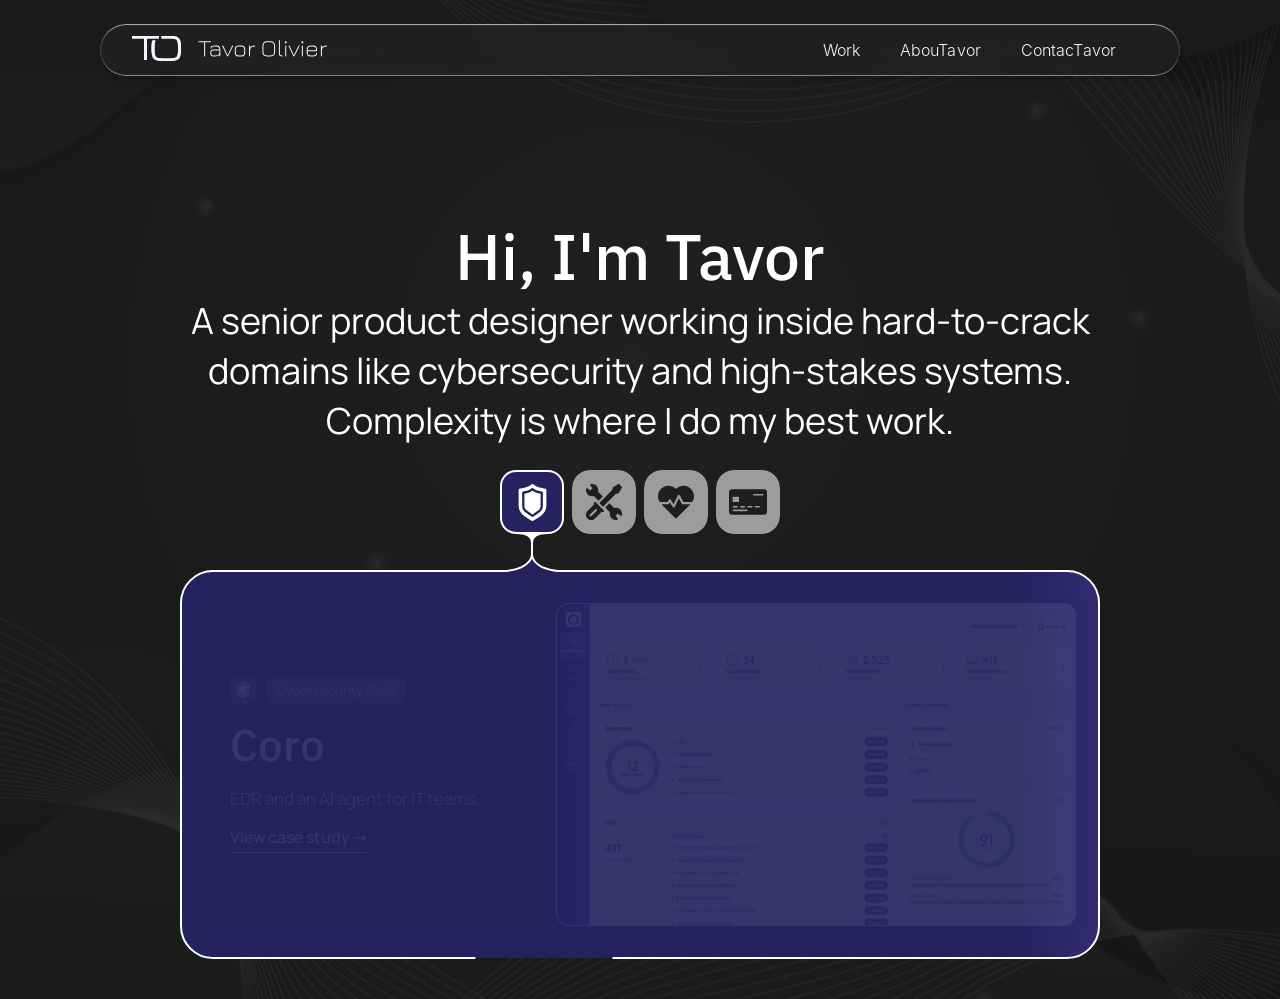
<file: index.html>
<!DOCTYPE html>
<html lang="en">
<head>
<meta charset="utf-8">
<meta name="viewport" content="width=device-width, initial-scale=1">
<title>Tavor Olivier — Product Designer</title>
<link rel="canonical" href="https://tavorolivier.com/">
<link rel="icon" href="/favicon.ico" sizes="48x48">
<link rel="icon" href="/favicon.svg" type="image/svg+xml">
<link rel="apple-touch-icon" href="/apple-touch-icon.png">
<meta property="og:type" content="website">
<meta property="og:site_name" content="Tavor Olivier">
<meta property="og:title" content="Tavor Olivier — Product Designer">
<meta property="og:description" content="A senior product designer working inside hard-to-crack domains like cybersecurity and high-stakes systems. Complexity is where I do my best work.">
<meta property="og:url" content="https://tavorolivier.com/">
<meta property="og:image" content="https://tavorolivier.com/shared/social/card-home.jpg">
<meta property="og:image:width" content="1200">
<meta property="og:image:height" content="630">
<meta property="og:image:alt" content="Tavor Olivier, Senior Product Designer">
<meta name="twitter:card" content="summary_large_image">
<meta name="description" content="A senior product designer working inside hard-to-crack domains like cybersecurity and high-stakes systems. Complexity is where I do my best work.">
<link rel="stylesheet" href="shared/fonts.css">
<link rel="stylesheet" href="shared/header.css">
<script src="shared/header.js"></script>
<style>
  :root{
    --font-heading:"IBM Plex Sans",system-ui,sans-serif;
    --font-body:"Manrope",system-ui,sans-serif;
    --font-nav:"Instrument Sans","Manrope",system-ui,sans-serif;
    --white:#fff;
    --card-a:#262260;
    --card-b:#614DA6;
    --tag:#5D5A98;
    --tag-bg:#5D5A98;
    --tag-text:#CFCDD2;
    --shot-bg:#fff;
    --desc:#DEDEDE;
    --shadow:#2D2A75;
    --gutter:100px;
  }
  /* Each project card takes the colors of its own app. Set on each tab and panel. */
  .work [data-theme="coro"]{--stop-a:91.041%;--stop-b:131.52%}
  .work [data-theme="well"]{--card-a:#0946A5;--card-b:#7091FF;--tag:#1B4494;--tag-bg:rgba(33,55,114,.45);--shot-bg:rgba(169,187,245,.4)}
  .work [data-theme="jsk"]{--card-a:#1B4A4D;--card-b:#1F3C49;--tag:#29585B;--tag-bg:rgba(15,47,52,.45);--tag-text:#E6F6F1;--desc:rgba(230,246,241,.85);--shadow:rgba(15,47,52,.55)}
  .work [data-theme="bit"]{--card-a:#2EB3B8;--card-b:#188087;--tag:#256476;--tag-bg:rgba(14,40,62,.45);--tag-text:#E6F6F1;--desc:rgba(230,246,241,.85);--shadow:rgba(14,40,62,.45)}
  *{box-sizing:border-box;margin:0;padding:0}
  html{-webkit-text-size-adjust:100%}
  body{
    min-height:100vh;
    font-family:var(--font-body);
    color:var(--white);
    background-color:#161415;
    display:flex;flex-direction:column;
  }
  /* Background (Figma 68:75): shown at design size, centered; larger windows scale it up */
  body::before{
    content:"";position:fixed;z-index:-1;left:50%;top:50%;transform:translate(-50%,-50%);pointer-events:none;
    width:max(1760px,100vw);height:max(1173px,100vh);
    background:#161415 url("img/home-bg-dark-lines.webp") center/cover no-repeat;
  }
  @media (max-width:720px){body::before{width:100vw;height:100vh;height:100lvh}}
  a{color:inherit}
  button{font:inherit;color:inherit;background:none;border:0;cursor:pointer}


  /* Hero */
  .hero{flex:1;display:flex;flex-direction:column;align-items:center;padding:138px var(--gutter) 40px}
  .hero__name{font-family:var(--font-heading);font-size:64px;line-height:72px;font-weight:500;text-align:center}
  .hero__lede{
    margin-top:4px;max-width:1040px;padding-bottom:24px;
    font-family:var(--font-body);font-weight:400;font-size:36px;line-height:50px;letter-spacing:0;text-align:center;
  }

  .hero__line{display:block;text-wrap:balance}

  /* Tabs + card */
  .work{position:relative;width:min(920px,100%);display:flex;flex-direction:column;align-items:center;gap:36px}
  .tabs{position:relative;z-index:2;display:flex;gap:8px}
  .tab{
    position:relative;width:64px;height:64px;display:grid;place-items:center;
    border-radius:18px;background:rgba(255,255,255,.7);opacity:.8;
    transition:opacity .2s ease,transform .2s ease,background-color .2s ease;
  }
  .tab svg{width:36px;height:36px;display:block}
  .tab:hover{opacity:1;transform:translateY(-2px)}
  .tab[aria-selected="true"],.tab.is-leaving{
    opacity:1;transform:none;border-radius:16px;
    background:linear-gradient(to right,var(--card-a) var(--stop-a,0%),var(--card-b) var(--stop-b,100%));
    box-shadow:inset 0 0 0 2px var(--white);
    color:var(--white)!important;
  }
  .tab:focus-visible{outline:3px solid var(--white);outline-offset:3px}
  .tab--cyber{color:#B4748D}.tab--field{color:#B37895}.tab--health{color:#B4748D}.tab--gov{color:#C57790}.tab--fin{color:#D2899C}
  .tab--cyber svg{width:37px;height:37px}.tab--fin svg{width:38px;height:38px}
  /* Cut-out icons: the tab is a translucent plate with the icon shape punched out, so whatever is behind the tab shows through. */
  .tab:not([aria-selected="true"]):not(.is-leaving){background:none}
  .tab:not([aria-selected="true"]):not(.is-leaving)::before{
    content:"";position:absolute;inset:0;border-radius:18px;background:rgba(255,255,255,.7);
    -webkit-mask-image:var(--ic),linear-gradient(#000,#000);mask-image:var(--ic),linear-gradient(#000,#000);
    -webkit-mask-size:var(--ics,36px) var(--ics,36px),100% 100%;mask-size:var(--ics,36px) var(--ics,36px),100% 100%;
    -webkit-mask-position:center,0 0;mask-position:center,0 0;
    -webkit-mask-repeat:no-repeat,no-repeat;mask-repeat:no-repeat,no-repeat;
    -webkit-mask-composite:xor;mask-composite:exclude;
  }
  .tab:not([aria-selected="true"]):not(.is-leaving) svg{opacity:0}
  .tab--cyber{--ics:37px}.tab--fin{--ics:38px}

  .card{
    position:relative;width:100%;height:389px;border-radius:32px;border:2px solid var(--white);
    background:linear-gradient(to right,var(--card-a) var(--stop-a,0%),var(--card-b) var(--stop-b,100%));
  }
  .panel{position:absolute;inset:0}
  .panel[hidden]{display:none}

  /* TAB ANIMATION: styles (start) */
  .shape{position:absolute;z-index:0;display:none;pointer-events:none}
  .shape .bg{position:absolute;inset:0}
  .frame{position:absolute;left:0;top:0;width:100%;height:100%;z-index:1;display:none;overflow:visible;pointer-events:none}
  .work.is-live .shape,.work.is-live .frame{display:block}
  .work.is-live .card{z-index:1;border-color:transparent;background:none;touch-action:pan-y}
  .bg--coro{background:linear-gradient(to right,#262260 91.041%,#614DA6 131.52%)}
  .bg--well{background:linear-gradient(to right,#0946A5,#7091FF)}
  .bg--jsk{background:url("img/jsk-card-bg-dark.webp") center/cover no-repeat,linear-gradient(to bottom,#1B4A4D 40.87%,#1F3C49 107.39%)}
  .bg--bit{background:radial-gradient(ellipse 32.4% 53.1% at 86% 100.9%,rgba(46,179,184,.18) 99.6%,rgba(46,179,184,0) 100%),radial-gradient(ellipse 23.4% 44.2% at 6.8% 109.7%,rgba(46,179,184,.12) 99.6%,rgba(46,179,184,0) 100%),linear-gradient(to bottom,#2EB3B8 0%,#188087 107.39%)}
  /* TAB ANIMATION: styles (end) */

  .copy{position:absolute;left:48px;top:50%;transform:translateY(-50%);width:340px;display:flex;flex-direction:column;gap:16px;align-items:flex-start}
  .row{display:flex;align-items:center;gap:10px}
  .row__icon{width:26px;height:26px;border-radius:6px;background:var(--tag);display:grid;place-items:center;color:#fff}
  .row__icon svg{width:16px;height:16px;display:block}
  .row__tag{background:var(--tag-bg);color:var(--tag-text);border-radius:8px;padding:4px 10px;font-size:13px;line-height:18px;font-weight:400;white-space:nowrap}
  .copy h2{font-family:var(--font-heading);font-weight:500;font-size:44px;line-height:52px;letter-spacing:0}
  .copy p{font-size:17px;line-height:23px;color:var(--desc)}
  .copy a{display:inline-block;font-weight:500;font-size:16px;line-height:22px;padding-bottom:4px;border-bottom:1.5px solid var(--white);text-decoration:none}
  .copy a:hover{opacity:.85}
  .copy a:focus-visible{outline:2px solid #fff;outline-offset:4px;border-radius:2px}

  .shot{
    position:absolute;left:375px;top:32px;width:518px;height:321px;overflow:hidden;
    border-radius:12px;background:var(--shot-bg);
    box-shadow:0 0 0 1px var(--white),0 0 18px var(--shadow);
  }
  .shot img.cover{position:absolute;left:0;top:0;width:533px;height:395px;display:block;max-width:none}
  .shot--soft{background:#EFEEF1}
  .shot--jsk{left:476px;top:41px;width:411px;height:306px;border-radius:20px;background:rgba(230,246,241,.55)}
  .shot--jsk img{position:absolute;display:block;height:auto;border-radius:15px}
  .shot--well img{position:absolute;display:block;height:auto}
  /* the middle screen file has square corners; the side screens have them built in (31px of 375x853) */
  .shot--well img[src$="wc-home.webp"]{border-radius:8.3% / 3.6%}
  .work .panel[data-theme="bit"] .row__icon{color:#E6F6F1}
  .copy .bitmark{display:block;width:110px;height:60.5px;margin:-4px 0 -2px}
  .shot--bit{left:476px;top:41px;width:411px;height:306px;border-radius:20px;background:rgba(230,246,241,.55)}
  .shot--bit img{position:absolute;display:block;height:auto}
  .soon{position:absolute;inset:8px;border:1.5px dashed #CFCDD2;border-radius:10px;display:grid;place-items:center;font-size:15px;color:#76757D;background:#EFEEF1}

  /* Contact */
  .contact-wrap{padding:30px var(--gutter) 60px}
  .contact{
    display:flex;align-items:center;justify-content:space-between;gap:24px;
    min-height:64px;padding:8px 56px;border-radius:59px;
    background:rgba(239,238,241,.09);-webkit-backdrop-filter:blur(4px);backdrop-filter:blur(4px);
  }
  .contact h2{font-family:var(--font-heading);font-weight:300;font-size:32px;line-height:48px}
  .contact ul{display:flex;gap:36px;list-style:none}
  .contact a{font-size:18px;line-height:25px;text-decoration:none}
  .contact a:hover{text-decoration:underline;text-underline-offset:5px}

  a:focus-visible{outline:2px solid #fff;outline-offset:4px}


  /* Tablet and phone */
  @media (max-width:1100px){
    :root{--gutter:40px}
    .hero__lede{font-size:30px;line-height:42px}
  }
  @media (max-width:980px){
    .card{height:auto;display:grid;grid-template-columns:minmax(0,1fr)}
    .panel{position:relative;inset:auto;grid-area:1/1;display:flex;flex-direction:column;align-items:center;justify-content:center;gap:28px;padding:36px 28px 32px}
    .panel[hidden]{display:flex;visibility:hidden}
    .copy{position:static;transform:none;width:100%}
    .shot{position:relative;left:auto;top:auto;width:100%;max-width:518px;aspect-ratio:518/321;height:auto}
    .shot--jsk,.shot--bit{aspect-ratio:411/306;max-width:411px}
    .shot img.cover{width:103%;height:auto}
  }
  @media (max-width:720px){
    :root{--gutter:20px}
    /* phone: the screenshot is small, so its corners are rounded less (about 2% of its width, as on desktop) */
    .shot:not(.shot--jsk):not(.shot--bit){border-radius:6px}
    .hero{padding:138px var(--gutter) 56px}
    .hero__name{font-size:44px;line-height:52px}
    .hero__lede{font-size:22px;line-height:32px;letter-spacing:.01em}
    .tab{width:54px;height:54px;border-radius:15px}
    .tab svg,.tab--cyber svg,.tab--fin svg{width:30px;height:30px}
    .tabs{gap:6px}
    .card{border-radius:24px}
    .copy h2{font-size:36px;line-height:44px}
    .contact{flex-direction:column;align-items:flex-start;border-radius:32px;padding:20px 24px;gap:8px}
    .contact h2{font-size:24px;line-height:34px}
    .contact-wrap{padding:16px var(--gutter) 32px}
  }
  @media (prefers-reduced-motion:reduce){
    .tab{transition:none}
  }
</style>
</head>
<body>

<svg width="0" height="0" style="position:absolute" aria-hidden="true" focusable="false">
  <defs>
    <symbol id="i-shield" viewBox="0 0 37 37"><path fill-rule="evenodd" clip-rule="evenodd" d="M17.8814 36.819C18.2572 37.0601 18.7428 37.0601 19.1186 36.819C19.1186 36.819 23.0094 34.3452 26.4839 32.1333C30.155 29.7983 32.375 25.7514 32.375 21.4027V5.78123C32.375 5.19501 31.9356 4.70129 31.3517 4.63307C26.5359 4.06767 22.3272 2.82354 19.24 0.265915C18.8122 -0.0884756 18.1878 -0.0884756 17.76 0.265915C14.6728 2.82354 10.4641 4.06767 5.64829 4.63307C5.06439 4.70129 4.625 5.19501 4.625 5.78123V21.4027C4.625 25.7514 6.84497 29.7983 10.5161 32.1333C13.9906 34.3452 17.8814 36.819 17.8814 36.819ZM17.8294 32.7369L11.6029 28.4576C9.40606 26.9475 8.09375 24.4535 8.09375 21.7884V8.67185C8.09375 8.08795 8.52735 7.59596 9.11126 7.52427C12.5395 7.10051 15.54 6.25182 17.7369 4.33187C18.1763 3.95204 18.8237 3.95204 19.2631 4.33187C21.46 6.25182 24.4605 7.10051 27.8945 7.52427C28.4727 7.59596 28.9062 8.08795 28.9062 8.67185V21.7884C28.9062 24.4535 27.5939 26.9475 25.3971 28.4576L19.1706 32.7369L19.003 32.8386L18.7891 32.9173L18.5983 32.9485H18.4017L18.2109 32.9173L18.026 32.8514L17.8929 32.7814C17.8698 32.7675 17.8467 32.7525 17.8294 32.7369ZM18.5 30.3937L12.9153 26.5521C11.3428 25.4733 10.4062 23.6921 10.4062 21.7884V9.67894C13.5397 9.19794 16.3031 8.30359 18.5 6.68426C20.6969 8.30359 23.4603 9.19794 26.5938 9.67894V21.7884C26.5938 23.6921 25.6572 25.4733 24.0847 26.5521L18.5 30.3937Z" fill="currentColor"/></symbol>
    <symbol id="i-tools" viewBox="0 0 36 36"><path d="M12.0585 7.83246C12.2837 7.03849 12.3488 6.19566 12.2467 5.37511C12.0769 4.00859 11.472 2.7713 10.4977 1.79698C10.2432 1.54245 9.96356 1.30816 9.66663 1.10088C8.6355 0.380953 7.42198 0.000211053 6.15748 1.15901e-07C5.79572 -7.01966e-05 5.43164 0.0318517 5.07495 0.0949923C4.69948 0.161508 4.39812 0.415828 4.26902 0.775125C4.13937 1.13576 4.21003 1.52515 4.45802 1.81673L6.42495 4.12966L4.12973 6.42487L1.81688 4.45795C1.52515 4.20989 1.13569 4.1393 0.775055 4.26902C0.415688 4.39833 0.161438 4.69969 0.0949923 5.07495C0.0318517 5.43129 -7.01966e-05 5.79551 1.15901e-07 6.15741C0.000281366 7.42198 0.380953 8.6355 1.10088 9.66663C1.30795 9.96328 1.54216 10.2428 1.79698 10.4977C2.7713 11.472 4.00859 12.0769 5.37511 12.2467C6.19566 12.3488 7.03842 12.2837 7.83246 12.0585L12.531 16.757L16.757 12.531L12.0585 7.83246Z" fill="currentColor"/><path d="M23.9415 28.1676C23.7163 28.9616 23.6512 29.8044 23.7532 30.6249C23.9231 31.9915 24.5279 33.2288 25.5023 34.2031C25.7572 34.458 26.0367 34.6921 26.3334 34.8992C27.3646 35.6191 28.578 35.9998 29.8426 36.0001C30.2045 36.0001 30.5687 35.9682 30.9251 35.9051C31.3003 35.8385 31.6017 35.5844 31.731 35.225C31.8608 34.8644 31.7901 34.475 31.542 34.1833L29.5751 31.8704L31.8703 29.5752L34.1833 31.5421C34.4748 31.7901 34.8643 31.8608 35.2249 31.7311C35.5842 31.6019 35.8386 31.3006 35.905 30.9251C35.9681 30.5685 36.0001 30.2043 36 29.8427C35.9998 28.5781 35.619 27.3646 34.8991 26.3334C34.6918 26.0365 34.4576 25.7569 34.203 25.5023C33.2287 24.528 31.9914 23.9232 30.6249 23.7533C29.8043 23.6513 28.9616 23.7164 28.1675 23.9415L23.469 19.243L19.243 23.4691L23.9415 28.1676Z" fill="currentColor"/><path d="M35.6894 2.69549L33.3045 0.310628C32.9523 -0.0416373 32.4127 -0.10084 31.9925 0.166628L27.0701 3.29898C26.8289 3.45254 26.6583 3.70138 26.6022 3.98193L26.1805 6.0906L13.2908 18.9803L17.0197 22.7092L29.9093 9.81948L32.0181 9.39775C32.2986 9.34164 32.5474 9.17106 32.701 8.92975L35.8332 4.00759C36.1008 3.58733 36.0417 3.04775 35.6894 2.69549Z" fill="currentColor"/><path d="M17.6412 26.3138L9.68626 18.3588C9.27437 17.947 8.60661 17.947 8.19472 18.3588C7.78283 18.7707 7.78283 19.4385 8.19472 19.8504L8.44334 20.099L1.54217 27.0002C-0.513976 29.0563 -0.513976 32.4018 1.54217 34.4579C3.59832 36.5141 6.94379 36.5141 8.99994 34.4579L15.9011 27.5568L16.1497 27.8054C16.5616 28.2173 17.2294 28.2173 17.6413 27.8054C18.053 27.3935 18.053 26.7257 17.6412 26.3138ZM10.6104 26.8813L5.24335 32.2483C4.83146 32.6602 4.1637 32.6602 3.75181 32.2483C3.33992 31.8364 3.33992 31.1687 3.75181 30.7568L9.11884 25.3897C9.53073 24.9779 10.1985 24.9779 10.6104 25.3897C11.0222 25.8016 11.0222 26.4694 10.6104 26.8813Z" fill="currentColor"/></symbol>
    <symbol id="i-health" viewBox="0 0 36 36"><path d="M17.9898 4.74549C10.1429 -2.11775 0.165634 3.91249 0.00202879 12.0875C-0.0396633 14.1709 0.561744 16.2003 1.75886 18.0712H9.51824L10.8984 15.7709C11.2991 15.1031 12.2689 15.0816 12.6924 15.7474L15.6043 20.3232L19.849 11.3624C20.2191 10.5806 21.3223 10.5557 21.7306 11.3139L25.3691 18.0712H34.2207C40.7776 7.82326 27.8188 -3.85132 17.9898 4.74549Z" fill="currentColor"/><path d="M23.8107 19.6257L20.8623 14.1501L16.693 22.9519C16.3383 23.7007 15.295 23.7658 14.8502 23.0666L11.8291 18.3193L11.0197 19.6683C10.8291 19.986 10.4858 20.1803 10.1154 20.1803H3.42719C3.63684 20.3997 2.51945 19.2846 17.2459 33.9348C17.6572 34.344 18.3221 34.3441 18.7335 33.9348C33.2333 19.51 32.343 20.3993 32.5522 20.1803H24.7392C24.3512 20.1804 23.9946 19.9674 23.8107 19.6257Z" fill="currentColor"/></symbol>
    <symbol id="i-gov" viewBox="0 0 36 36"><path d="M33.165 10.1081L19.0688 2.52C18.405 2.16 17.6006 2.16 16.9369 2.52L2.83502 10.1081C2.46939 10.305 2.23877 10.6875 2.23877 11.1037V13.1681C2.23877 13.7925 2.74502 14.2987 3.36939 14.2987H32.6194C33.2438 14.2987 33.75 13.7925 33.75 13.1681V11.1037C33.75 10.6875 33.5194 10.305 33.1538 10.1081H33.165ZM18 11.3681C16.7456 11.3681 15.7275 10.35 15.7275 9.09562C15.7275 7.84125 16.7456 6.82312 18 6.82312C19.2544 6.82312 20.2725 7.84125 20.2725 9.09562C20.2725 10.35 19.2544 11.3681 18 11.3681Z" fill="currentColor"/><path d="M31.9781 30.0262H4.02188C3.04313 30.0262 2.25 30.8194 2.25 31.7981V33.1256C2.25 33.4687 2.52562 33.7444 2.86875 33.7444H33.1313C33.4744 33.7444 33.75 33.4687 33.75 33.1256V31.7981C33.75 30.8194 32.9569 30.0262 31.9781 30.0262Z" fill="currentColor"/><path d="M4.56189 15.4293V28.9012H7.97064V19.7718C7.97064 18.6074 8.91564 17.6624 10.08 17.6624C11.2444 17.6624 12.1894 18.6074 12.1894 19.7718V28.9012H15.8906V19.7718C15.8906 18.6074 16.8356 17.6624 18 17.6624C19.1644 17.6624 20.1094 18.6074 20.1094 19.7718V28.9012H23.8106V19.7718C23.8106 18.6074 24.7556 17.6624 25.92 17.6624C27.0844 17.6624 28.0294 18.6074 28.0294 19.7718V28.9012H31.4381V15.4293H4.56189Z" fill="currentColor"/></symbol>
    <symbol id="i-fin" viewBox="0 0 38 38"><path d="M35.2113 6.14685H2.78878C1.25103 6.14685 0 7.39788 0 8.93563V29.0645C0 30.6022 1.25103 31.8532 2.78878 31.8532H35.2112C36.749 31.8532 38 30.6022 38 29.0645V8.93563C38.0001 7.39788 36.749 6.14685 35.2113 6.14685ZM11.6892 22.8846H15.4562C15.9082 22.8846 16.2744 23.251 16.2744 23.7029C16.2744 24.1548 15.9081 24.5211 15.4562 24.5211H11.6892C11.2372 24.5211 10.8709 24.1548 10.8709 23.7029C10.8709 23.251 11.2373 22.8846 11.6892 22.8846ZM3.53876 14.677C3.53876 14.225 3.9051 13.8587 4.35702 13.8587H9.25903C9.71102 13.8587 10.0773 14.2251 10.0773 14.677V18.2212C10.0773 18.6731 9.71095 19.0394 9.25903 19.0394H4.35702C3.90503 19.0394 3.53876 18.6731 3.53876 18.2212V14.677ZM4.35702 22.8846H8.124C8.57599 22.8846 8.94226 23.251 8.94226 23.7029C8.94226 24.1548 8.57592 24.5211 8.124 24.5211H4.35702C3.90503 24.5211 3.53876 24.1548 3.53876 23.7029C3.53876 23.251 3.90518 22.8846 4.35702 22.8846ZM17.8051 28.1599H4.35702C3.90503 28.1599 3.53876 27.7935 3.53876 27.3416C3.53876 26.8897 3.9051 26.5233 4.35702 26.5233H17.8051C18.2571 26.5233 18.6234 26.8897 18.6234 27.3416C18.6234 27.7935 18.2571 28.1599 17.8051 28.1599ZM22.7883 24.5211H19.0213C18.5693 24.5211 18.2031 24.1548 18.2031 23.7029C18.2031 23.251 18.5694 22.8846 19.0213 22.8846H22.7883C23.2403 22.8846 23.6066 23.251 23.6066 23.7029C23.6066 24.1548 23.2403 24.5211 22.7883 24.5211ZM30.1205 24.5211H26.3535C25.9015 24.5211 25.5352 24.1548 25.5352 23.7029C25.5352 23.251 25.9016 22.8846 26.3535 22.8846H30.1205C30.5725 22.8846 30.9387 23.251 30.9387 23.7029C30.9387 24.1548 30.5723 24.5211 30.1205 24.5211ZM33.6431 12.5677H24.7584C24.3064 12.5677 23.9401 12.2014 23.9401 11.7495C23.9401 11.2976 24.3065 10.9312 24.7584 10.9312H33.6431C34.0951 10.9312 34.4613 11.2976 34.4613 11.7495C34.4613 12.2014 34.0949 12.5677 33.6431 12.5677Z" fill="currentColor"/></symbol>
  </defs>
</svg>

<site-header current="home" root=""></site-header>

<main class="hero" id="work">
  <p class="hero__name">Hi, I'm Tavor</p>
  <h1 class="hero__lede"><span class="hero__line">A senior product designer working inside hard-to-crack domains like cybersecurity and high-stakes systems.</span> <span class="hero__line">Complexity is where I do my best&nbsp;work.</span></h1>

  <section class="work" aria-label="Selected work">
    <!-- TAB ANIMATION: card color layer -->
    <div class="shape" aria-hidden="true"></div>
    <div class="tabs" role="tablist" aria-label="Project fields">
      <button class="tab tab--cyber" role="tab" id="tab-coro" data-theme="coro" aria-controls="panel-coro" aria-selected="true" aria-label="Cybersecurity" title="Cybersecurity"><svg aria-hidden="true"><use href="#i-shield"/></svg></button>
      <button class="tab tab--field" role="tab" id="tab-well" data-theme="well" aria-controls="panel-well" aria-selected="false" tabindex="-1" aria-label="Field operations" title="Field operations"><svg aria-hidden="true"><use href="#i-tools"/></svg></button>
      <button class="tab tab--health" role="tab" id="tab-jsk" data-theme="jsk" aria-controls="panel-jsk" aria-selected="false" tabindex="-1" aria-label="Public health" title="Public health"><svg aria-hidden="true"><use href="#i-health"/></svg></button>
      <button class="tab tab--fin" role="tab" id="tab-bit" data-theme="bit" aria-controls="panel-bit" aria-selected="false" tabindex="-1" aria-label="Fintech" title="Fintech"><svg aria-hidden="true"><use href="#i-fin"/></svg></button>
    </div>

    <div class="card">
      <!-- Coro -->
      <div class="panel" data-theme="coro" role="tabpanel" id="panel-coro" aria-labelledby="tab-coro">
        <div class="copy">
          <div class="row"><span class="row__icon"><svg aria-hidden="true"><use href="#i-shield"/></svg></span><span class="row__tag">Cybersecurity SaaS</span></div>
          <h2>Coro</h2>
          <p>EDR and an AI agent for IT teams.</p>
          <a href="work/coro/">View case study →</a>
        </div>
        <div class="shot"><img class="cover" src="img/coro-actionboard.webp" alt="Coro Actionboard, the EDR-focused dashboard" width="533" height="395"></div>
      </div>

      <!-- WellCheck -->
      <div class="panel" data-theme="well" role="tabpanel" id="panel-well" aria-labelledby="tab-well" hidden>
        <div class="copy">
          <div class="row"><span class="row__icon"><svg aria-hidden="true"><use href="#i-tools"/></svg></span><span class="row__tag">Field operations app</span></div>
          <h2>WellCheck</h2>
          <p>A field app for water facilities.</p>
          <a href="work/wellcheck/">View case study →</a>
        </div>
        <div class="shot shot--well">
          <img src="img/wc-facility.webp" alt="WellCheck facility screen" style="left:8.11%;top:35.36%;width:25.1%" width="375" height="853">
          <img src="img/wc-home.webp" alt="WellCheck home screen" style="left:38.22%;top:17.29%;width:25.68%" width="375" height="853">
          <img src="img/wc-sent.webp" alt="WellCheck report sent confirmation" style="left:68.92%;top:35.36%;width:25.68%" width="375" height="608">
        </div>
      </div>

      <!-- Just say Know -->
      <div class="panel" data-theme="jsk" role="tabpanel" id="panel-jsk" aria-labelledby="tab-jsk" hidden>
        <div class="copy">
          <div class="row"><span class="row__icon"><svg aria-hidden="true"><use href="#i-health"/></svg></span><span class="row__tag">Harm-reduction platform</span></div>
          <h2>Just say Know</h2>
          <p>Harm-reduction app made with ILSAM.</p>
          <a href="work/just-say-know/">View case study →</a>
        </div>
        <div class="shot shot--jsk">
          <img src="img/jsk-mood-full.webp" alt="Just say Know mood check-in screen, cropped to its lower part" style="left:-1.2%;top:-59.68%;width:50%" width="400" height="863">
          <img src="img/jsk-substances-full.webp" alt="Just say Know all-substances screen" style="left:55.2%;top:10.75%;width:50%" width="400" height="863">
        </div>
      </div>


      <!-- Bit -->
      <div class="panel" data-theme="bit" role="tabpanel" id="panel-bit" aria-labelledby="tab-bit" hidden>
        <div class="copy">
          <div class="row"><span class="row__icon"><svg aria-hidden="true"><use href="#i-fin"/></svg></span><span class="row__tag">Concept · two new features</span></div>
          <img class="bitmark" src="img/bit-wordmark.webp" alt="Bit" width="480" height="264">
          <p>Making money transfers safer.</p>
          <a href="work/bit/">View case study →</a>
        </div>
        <div class="shot shot--bit">
          <img src="img/bit-transfer.webp" alt="Bit transfer-in-process screen" style="left:2.8%;top:10.75%;width:50%" width="500" height="1079">
          <img src="img/bit-number-check.webp" alt="Bit number-check screen" style="left:57.6%;top:3.23%;width:50.5%" width="505" height="1081">
        </div>
      </div>
    </div>

    <!-- TAB ANIMATION: connector and border -->
    <svg class="frame" aria-hidden="true" focusable="false">
      <defs><clipPath id="neckClip"><rect/><rect/><rect/></clipPath></defs>
      <path class="frame__border" fill="none" stroke="#fff" stroke-width="2"/>
      <path class="frame__neck" fill="#fff" clip-path="url(#neckClip)"/>
      <circle class="frame__dot" r="0" fill="#fff"/>
    </svg>
  </section>
</main>




<script>
(function(){
  [].forEach.call(document.querySelectorAll('.tab'),function(t){
    var use=t.querySelector('use');if(!use)return;
    var sym=document.querySelector(use.getAttribute('href'));if(!sym)return;
    var svg='<svg xmlns="http://www.w3.org/2000/svg" viewBox="'+sym.getAttribute('viewBox')+'">'+sym.innerHTML+'</svg>';
    t.style.setProperty('--ic','url("data:image/svg+xml,'+encodeURIComponent(svg)+'")');
  });
})();
(function(){
  /* TAB ANIMATION
     Opening: a line drops from the selected tab, the border draws around the card,
     the card fills, then the text and screenshot dissolve in together.
     Switching: the connector narrows to a line with a little circle at its end, slides, and widens again on the new tab;
     the card color cross-fades, the old content fades out and the new one fades in.
     SPEED scales every duration below: 1 = the durations as written (chosen), 0.5 = half speed. */
  var SPEED=1;
  var OPEN_END=1600,SLIDE=450,SWAP=220,IN_AT=260,IN_FOR=550,COLOR=500,SWITCH_END=IN_AT+IN_FOR;

  var work=document.querySelector('.work'),tabsEl=work.querySelector('.tabs'),card=work.querySelector('.card');
  var tabs=[].slice.call(work.querySelectorAll('[role="tab"]'));
  var panels=tabs.map(function(b){return document.getElementById(b.getAttribute('aria-controls'));});
  var shape=work.querySelector('.shape'),border=work.querySelector('.frame__border'),neck=work.querySelector('.frame__neck'),dot=work.querySelector('.frame__dot');
  var clip=work.querySelectorAll('#neckClip rect');
  var still=window.matchMedia('(prefers-reduced-motion: reduce)');
  var cur=0,t=0,started=false,sw=null,raf=0,last=0,g=null;

  function cl(v){return Math.max(0,Math.min(1,v));}
  function cubic(v){v=cl(v);return v<.5?4*v*v*v:1-Math.pow(-2*v+2,3)/2;}
  function sine(v){return .5-.5*Math.cos(Math.PI*cl(v));}
  function attrs(el,o){for(var n in o)el.setAttribute(n,o[n]);}

  function measure(){
    var w=work.getBoundingClientRect(),tr=tabsEl.getBoundingClientRect(),cr=card.getBoundingClientRect();
    var xs=tabs.map(function(b){return tr.left-w.left+b.offsetLeft+b.offsetWidth/2;});
    var L=cr.left-w.left+1,R=cr.right-w.left-1,T=cr.top-w.top+1,Z=cr.bottom-w.top-1,B=tr.bottom-w.top;
    var radius=parseFloat(getComputedStyle(card).borderTopLeftRadius)||32;
    radius=Math.max(8,Math.min(radius,xs[0]-30-L,R-30-xs[xs.length-1]));
    /* Half-width of the neck where it meets a tab: never wider than the flat part of the tab's bottom edge (smaller on phones). */
    var neckHalf=Math.min(16,tabs[0].offsetWidth/2-15);
    g={xs:xs,L:L,R:R,T:T,Z:Z,B:B,r:radius,a:neckHalf};
  }
  function connectorX(){
    if(sw&&sw.ms<SLIDE)return sw.x0+(g.xs[cur]-sw.x0)*cubic(sw.ms/SLIDE);
    return g.xs[cur];
  }
  /* How firmly the connector touches a tab: 1 = full neck, 0 = free line with its circle. */
  function connection(){
    if(!sw||sw.ms>=SLIDE)return 1;
    var p=sw.ms/SLIDE;
    return p<.35?sw.d0*(1-sine(p/.35)):p<.65?0:sine((p-.65)/.35);
  }
  function switchOpacity(){
    if(!sw)return 1;
    return sw.ms<SWAP?sw.o0*(1-sine(sw.ms/SWAP)):sine((sw.ms-IN_AT)/IN_FOR);
  }

  function render(){
    if(!g)return;
    var c=connectorX(),L=g.L,R=g.R,T=g.T,Z=g.Z,B=g.B,r=g.r;
    var drop=cl((t-100)/200),tip=B-2+22*drop*drop,k=cl((t-300)/900);

    /* The two halves of the border start at the connector, at the speed the line arrives with, and meet at the bottom. */
    var turn=Math.PI*r+(Z-T-2*r),remR=(R-r-c-29)+turn+(R-r-c),remL=(c-29-L-r)+turn+(c-L-r),total=remR+remL;
    function side(rem){
      var len=37+rem,m=198/len,d=len*(m*(k*k*k-2*k*k+k)+3*k*k-2*k*k*k);
      return{a:Math.max(0,d-37),h:Math.min(31,d*31/37)};
    }
    var right=side(remR),left=side(remL);

    /* Full width while it touches a tab, with a 3px overlap that hides the seam. To move, it narrows to a thin
       line with a little circle at its end, and widens again once the circle reaches the new tab. */
    var d=connection(),w=cl((d-.4)/.6),y=B+6*(1-cl(d/.4)),lip=d<=.4?0:3*cl((d-.4)/.2),a=1+(g.a-1)*w;
    var rd=4*(1-cl((d-.4)/.3));
    attrs(clip[0],{x:c-20,y:B-9,width:40,height:Math.max(0,tip-B+9)});
    attrs(clip[1],{x:c-1,y:B+19,width:right.h?right.h+1:0,height:21});
    attrs(clip[2],{x:c-left.h,y:B+19,width:left.h?left.h+1:0,height:21});
    attrs(dot,{cx:c,cy:y,r:rd>1&&tip>y+rd?rd:0});
    /* The tab the line is leaving keeps its selected look until the line lets go. */
    var held=sw&&sw.leave!==null&&sw.ms<SLIDE*.35&&d>.15?sw.leave:-1;
    tabs.forEach(function(b,i){b.classList.toggle('is-leaving',i===held&&i!==cur);});
    neck.setAttribute('d',
      'M'+(c-a)+' '+(y-lip)+'H'+(c+a)+'V'+y+'C'+(c+1+5*w)+' '+y+' '+(c+1)+' '+(y+3*w)+' '+(c+1)+' '+(y+9*w)+'V'+(B+20.5)+'H'+(c-1)+'V'+(y+9*w)+'C'+(c-1)+' '+(y+3*w)+' '+(c-1-5*w)+' '+y+' '+(c-a)+' '+y+'Z'+
      'M'+(c-1)+' '+(B+20)+'H'+(c+1)+'C'+(c+1)+' '+(T-8)+' '+(c+13)+' '+(T-1)+' '+(c+30)+' '+(T-1)+'V'+(T+1)+'C'+(c+12)+' '+(T+1)+' '+(c-1)+' '+(T-7)+' '+(c-1)+' '+(B+20)+'Z'+
      'M'+(c-1)+' '+(B+20)+'H'+(c+1)+'C'+(c+1)+' '+(T-7)+' '+(c-12)+' '+(T+1)+' '+(c-30)+' '+(T+1)+'V'+(T-1)+'C'+(c-13)+' '+(T-1)+' '+(c-1)+' '+(T-8)+' '+(c-1)+' '+(B+20)+'Z');

    function outline(ox,oy){
      return 'H'+(R-r-ox)+'A'+r+' '+r+' 0 0 1 '+(R-ox)+' '+(T+r-oy)+'V'+(Z-r-oy)+'A'+r+' '+r+' 0 0 1 '+(R-r-ox)+' '+(Z-oy)+
             'H'+(L+r-ox)+'A'+r+' '+r+' 0 0 1 '+(L-ox)+' '+(Z-r-oy)+'V'+(T+r-oy)+'A'+r+' '+r+' 0 0 1 '+(L+r-ox)+' '+(T-oy)+'H';
    }
    border.setAttribute('d','M'+(c+29)+' '+T+outline(0,0)+(c-29));
    border.style.strokeDasharray=k>=1?'none':right.a+' '+Math.max(0,total-right.a-left.a)+' '+left.a+' 99999';

    /* Card color: one shape that includes the connector triangle, so both fill together. */
    var ox=L-1,oy=B+19,x=c-ox;
    shape.style.left=ox+'px';shape.style.top=oy+'px';
    shape.style.width=(R-L+2)+'px';shape.style.height=(Z+1-oy)+'px';
    var d="path('M"+x+' 1C'+x+' 10.5 '+(x+12.5)+' '+(T-oy)+' '+(x+30)+' '+(T-oy)+outline(ox,oy)+(x-30)+'C'+(x-12.5)+' '+(T-oy)+' '+x+' 10.5 '+x+" 1Z')";
    shape.style.webkitClipPath=d;shape.style.clipPath=d;
    shape.style.opacity=cubic((t-330)/850);

    card.style.opacity=sine((t-950)/650)*switchOpacity();
    if(sw)sw.layer.style.opacity=sine(sw.ms/COLOR);
  }

  function show(i){panels.forEach(function(p,k){p.hidden=k!==i;});}
  function mark(){tabs.forEach(function(b,k){var on=k===cur;b.setAttribute('aria-selected',on?'true':'false');b.tabIndex=on?0:-1;});}
  function addLayer(i,opacity){
    var layer=document.createElement('div');
    layer.className='bg bg--'+tabs[i].dataset.theme;layer.style.opacity=opacity;
    shape.appendChild(layer);return layer;
  }
  function onlyLayer(i){shape.textContent='';addLayer(i,1);}

  function frame(now){
    raf=0;
    var dt=Math.max(0,Math.min(50,now-last))*SPEED;last=now;
    if(started&&t<OPEN_END)t=Math.min(OPEN_END,t+dt);
    if(sw){
      sw.ms+=dt;
      if(sw.ms>=SWAP)show(cur);
      if(sw.ms>=SWITCH_END){while(shape.children.length>1)shape.removeChild(shape.firstChild);sw.layer.style.opacity=1;sw=null;}
    }
    render();
    if((started&&t<OPEN_END)||sw)raf=requestAnimationFrame(frame);
  }
  function run(){if(!raf){last=performance.now();raf=requestAnimationFrame(frame);}}
  function begin(){if(started)return;started=true;t=-150;run();}
  function finish(){started=true;t=OPEN_END;sw=null;show(cur);onlyLayer(cur);render();}

  function select(i,focus){
    if(focus)tabs[i].focus();
    if(i===cur)return;
    var x0=connectorX(),o0=switchOpacity(),d0=connection();
    var leave=d0>.15?(sw&&sw.ms<SLIDE*.35?sw.leave:cur):null;
    cur=i;mark();
    if(still.matches){finish();return;}
    if(!started){show(i);onlyLayer(i);begin();return;}
    sw={ms:0,x0:x0,o0:o0,d0:d0,leave:leave,layer:addLayer(i,0)};
    render();run();
  }

  tabs.forEach(function(b,i){
    b.addEventListener('click',function(){select(i);});
    b.addEventListener('keydown',function(e){
      var n=null;
      if(e.key==='ArrowRight')n=(i+1)%tabs.length;
      else if(e.key==='ArrowLeft')n=(i+tabs.length-1)%tabs.length;
      else if(e.key==='Home')n=0;
      else if(e.key==='End')n=tabs.length-1;
      if(n!==null){e.preventDefault();select(n,true);}
    });
  });
  /* Phone: swipe sideways on the card to move between projects. */
  var sx=null,sy=0;
  card.addEventListener('touchstart',function(e){sx=e.touches[0].clientX;sy=e.touches[0].clientY;},{passive:true});
  card.addEventListener('touchend',function(e){
    if(sx===null)return;
    var dx=e.changedTouches[0].clientX-sx,dy=e.changedTouches[0].clientY-sy;sx=null;
    if(Math.abs(dx)>50&&Math.abs(dx)>1.5*Math.abs(dy)){
      var n=cur+(dx<0?1:-1);
      if(n>=0&&n<tabs.length)select(n);
    }
  },{passive:true});

  function relayout(){measure();render();}
  work.classList.add('is-live');
  onlyLayer(0);mark();relayout();
  window.addEventListener('resize',relayout);
  if(window.ResizeObserver){var ro=new ResizeObserver(relayout);ro.observe(work);ro.observe(card);}
  if(document.fonts&&document.fonts.ready)document.fonts.ready.then(relayout);

  /* The opening plays once each time the page is opened or refreshed. It never loops.
     It starts when the tabs are on screen, or at once if the visitor is already scrolled past them. */
  function check(){if(!started&&tabsEl.getBoundingClientRect().bottom<=window.innerHeight-80)begin();}
  window.addEventListener('scroll',check,{passive:true});
  window.addEventListener('resize',check);
  /* The Back button can bring the page back as it was left: start again from the first tab. */
  window.addEventListener('pageshow',function(e){
    if(!e.persisted||still.matches)return;
    cancelAnimationFrame(raf);raf=0;
    cur=0;sw=null;started=false;t=0;
    mark();show(0);onlyLayer(0);relayout();check();
  });
  if(still.matches)finish();else check();
})();

</script>
</body>
</html>
</file>
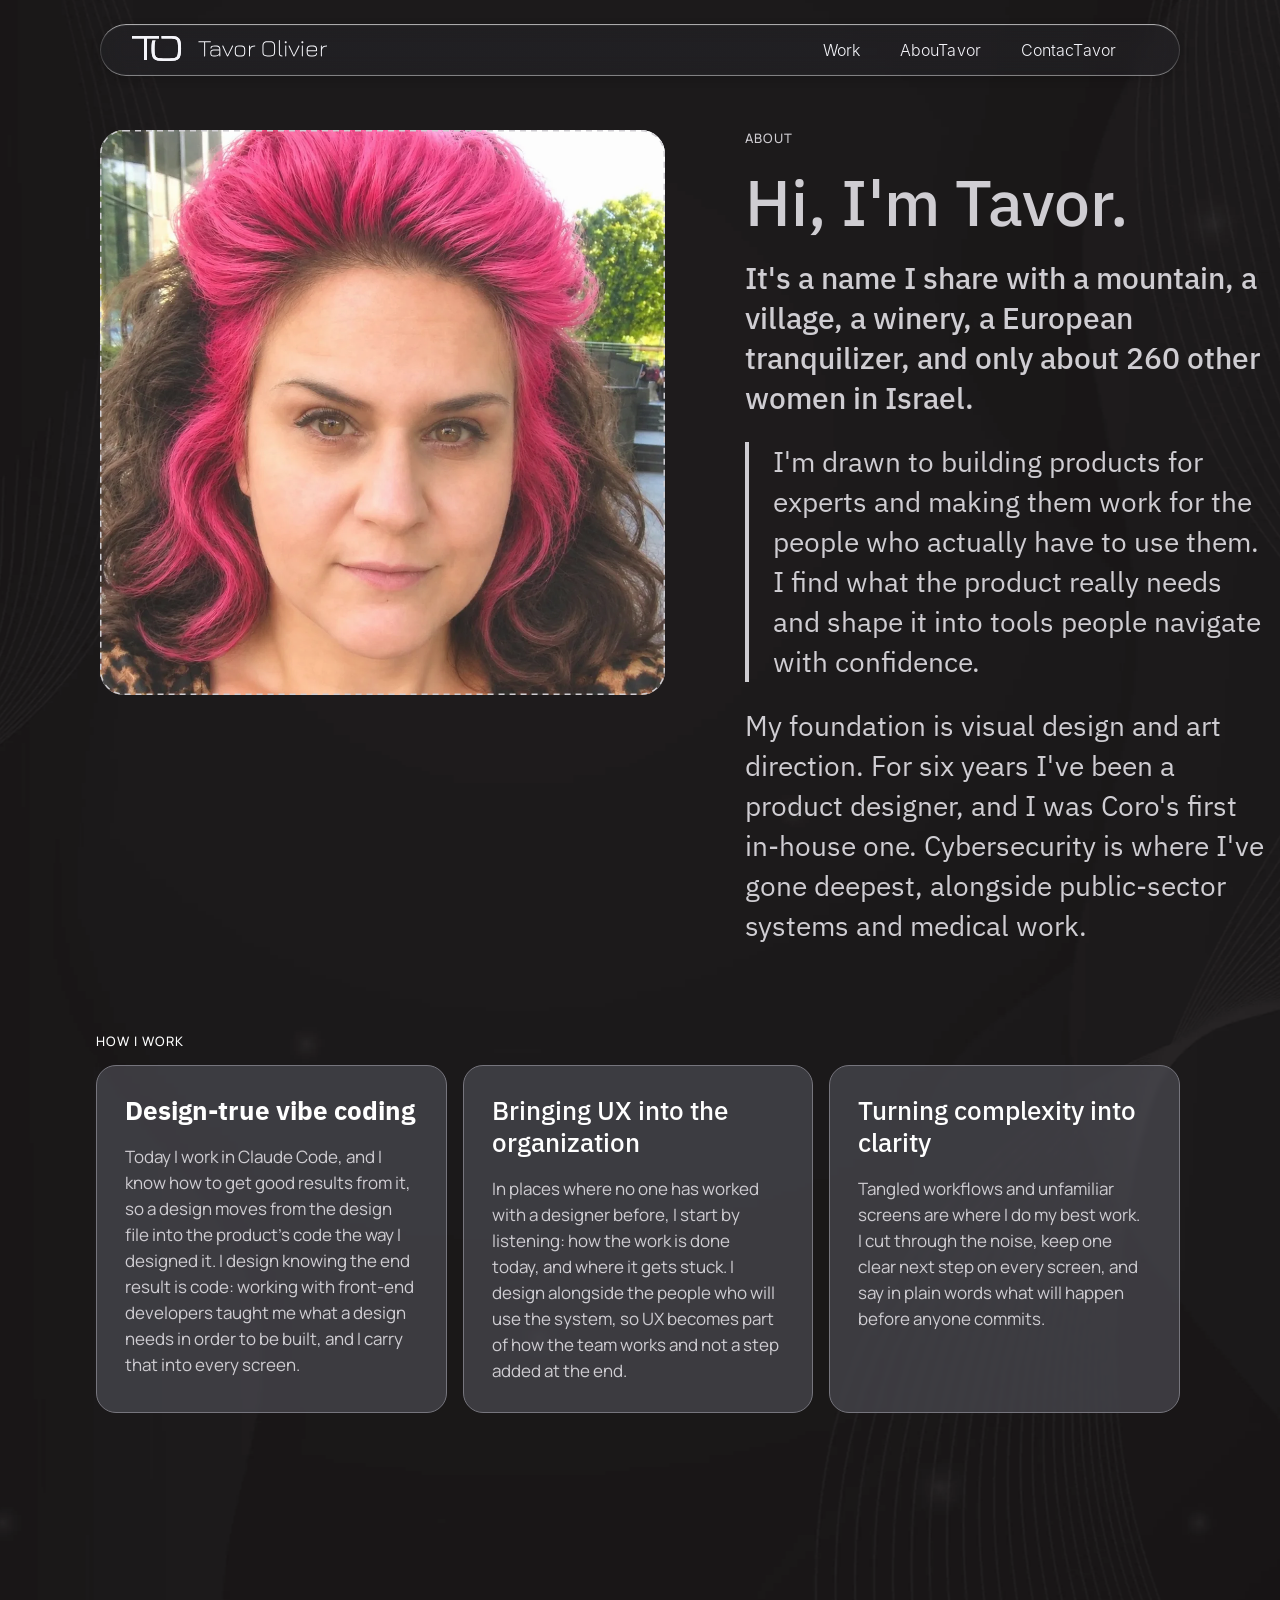
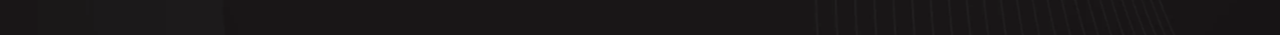
<file: about/index.html>
<!DOCTYPE html>
<html lang="en">
<head>
<meta charset="utf-8">
<meta name="viewport" content="width=device-width, initial-scale=1">
<title>About — Tavor Olivier</title>
<link rel="canonical" href="https://tavorolivier.com/about/">
<link rel="icon" href="/favicon.ico" sizes="48x48">
<link rel="icon" href="/favicon.svg" type="image/svg+xml">
<link rel="apple-touch-icon" href="/apple-touch-icon.png">
<meta property="og:type" content="website">
<meta property="og:site_name" content="Tavor Olivier">
<meta property="og:title" content="About — Tavor Olivier">
<meta property="og:description" content="A senior product designer working inside hard-to-crack domains like cybersecurity and high-stakes systems. Complexity is where I do my best work.">
<meta property="og:url" content="https://tavorolivier.com/about/">
<meta property="og:image" content="https://tavorolivier.com/shared/social/card-home.jpg">
<meta property="og:image:width" content="1200">
<meta property="og:image:height" content="630">
<meta property="og:image:alt" content="Tavor Olivier, Senior Product Designer">
<meta name="twitter:card" content="summary_large_image">
<meta name="description" content="A senior product designer working inside hard-to-crack domains like cybersecurity and high-stakes systems. Complexity is where I do my best work.">
<link rel="stylesheet" href="../shared/fonts.css">
<link rel="stylesheet" href="../shared/header.css">
<script src="../shared/header.js"></script>
<style>
  :root{
    --font-heading:"IBM Plex Sans",system-ui,sans-serif;
    --font-body:"Manrope",system-ui,sans-serif;
    --font-nav:"Instrument Sans","Manrope",system-ui,sans-serif;
    --white:#fff;
    --soft:#CFCDD2;
    --gutter:100px;
  }
  *{box-sizing:border-box;margin:0;padding:0}
  html{-webkit-text-size-adjust:100%}
  body{
    min-height:100vh;
    font-family:var(--font-body);
    color:var(--white);
    background-color:#161415;
    display:flex;flex-direction:column;
  }
  /* Background (Figma 81:347, same artwork as Home, turned upright): shown at design size, centered; larger windows scale it up */
  body::before{
    content:"";position:fixed;z-index:-1;left:50%;top:50%;transform:translate(-50%,-50%);pointer-events:none;
    width:max(1605px,100vw);height:max(2406px,100vh);
    background:#161415 url("img/about-bg.webp") center/cover no-repeat;
  }
  @media (max-width:720px){body::before{width:100vw;height:100vh;height:100lvh}}
  a{color:inherit}
  button{font:inherit;color:inherit;background:none;border:0;cursor:pointer}



  /* Intro (Figma 52:2907): portrait 565px, top at 130px on the 82px header, text column 679px */
  .intro{display:flex;align-items:flex-start;gap:80px;padding:48px 16px 0 var(--gutter)}
  .portrait{position:relative;flex:none;width:565px;aspect-ratio:1/1;border-radius:24px;background:#EFEEF1;overflow:hidden}
  .portrait img{position:absolute;inset:0;display:block;width:100%;height:100%;object-fit:cover;opacity:.9}
  .portrait .dash{position:absolute;inset:0;width:100%;height:100%;pointer-events:none}
  .portrait .dash rect{width:calc(100% - 1.5px);height:calc(100% - 1.5px);fill:none;stroke:var(--soft);stroke-width:1.5;stroke-dasharray:6 5}
  .intro__text{flex:1;min-width:0;max-width:679px;display:flex;flex-direction:column;gap:20px}
  .eyebrow{font-weight:500;font-size:13px;line-height:16px;letter-spacing:.08em;text-transform:uppercase;color:var(--soft)}
  .intro__text h1{font-family:var(--font-heading);font-weight:500;font-size:64px;line-height:72px;color:var(--soft)}
  .intro__text .name-line{font-family:var(--font-heading);font-weight:500;font-size:30px;line-height:40px;color:var(--soft)}
  .statement{display:flex;gap:24px;padding:4px 0}
  .statement::before{content:"";flex:none;width:4px;background:var(--soft)}
  .statement p{font-family:var(--font-heading);font-weight:400;font-size:28px;line-height:40px;color:var(--soft)}
  .intro__text .about-last{font-family:var(--font-heading);font-weight:400;font-size:28px;line-height:40px;color:var(--soft);max-width:634px}

  /* How I work (Figma 52:2919) */
  .how{padding:87px var(--gutter) 222px calc(var(--gutter) - 4px);display:flex;flex-direction:column;gap:16px}
  .how .eyebrow{color:var(--white)}
  .how__cols{display:grid;grid-template-columns:repeat(3,minmax(0,400px));gap:16px}
  .how__card{
    display:flex;flex-direction:column;gap:18px;padding:28px;border-radius:20px;
    background:rgba(84,84,92,.6);border:1.5px solid #76757D;
    -webkit-backdrop-filter:blur(2px);backdrop-filter:blur(2px);
  }
  .how__card h3{font-family:var(--font-heading);font-weight:500;font-size:26px;line-height:32px;color:#fff}
  .how__card--code h3{font-weight:700}
  .how__card p{font-size:17px;line-height:26px;color:var(--soft);padding-right:5px}
  .how__card--code p{padding-right:0}




  @media (max-width:1100px){
    :root{--gutter:40px}
    .intro{flex-direction:column;align-items:flex-start;gap:40px;padding-right:var(--gutter)}
    .portrait{width:100%;max-width:565px}
    .intro__text{max-width:none;width:100%}
    .how{padding-left:var(--gutter)}
    .how__cols{grid-template-columns:1fr}
  }
  @media (max-width:720px){
    :root{--gutter:20px}
    .intro{padding-top:32px}
    .intro__text h1{font-size:44px;line-height:52px}
    .intro__text .name-line{font-size:22px;line-height:32px}
    .statement p,.intro__text .about-last{font-size:20px;line-height:30px}
    .how{padding-top:64px;padding-bottom:64px}
    .how__card{padding:24px}
  }
</style>
</head>
<body>

<site-header current="about" root="../"></site-header>

<main>
  <section class="intro">
    <div class="portrait">
      <img src="img/portrait-3.webp" alt="Portrait of Tavor Olivier" width="565" height="565">
      <svg class="dash" aria-hidden="true"><rect x=".75" y=".75" rx="23.25"/></svg>
    </div>
    <div class="intro__text">
      <p class="eyebrow">About</p>
      <h1>Hi, I'm Tavor.</h1>
      <p class="name-line">It's a name I share with a mountain, a village, a winery, a European tranquilizer, and only about 260 other women in Israel.</p>
      <div class="statement">
        <p>I'm drawn to building products for experts and making them work for the people who actually have to use them. I find what the product really needs and shape it into tools people navigate with confidence.</p>
      </div>
      <p class="about-last">My foundation is visual design and art direction. For six years I've been a product designer, and I was Coro's first in-house one. Cybersecurity is where I've gone deepest, alongside public-sector systems and medical work.</p>
    </div>
  </section>

  <section class="how" aria-labelledby="how-label">
    <p class="eyebrow" id="how-label">How I work</p>
    <div class="how__cols">
      <article class="how__card how__card--code">
        <h3>Design-true vibe coding</h3>
        <p>Today I work in Claude Code, and I know how to get good results from it, so a design moves from the design file into the product's code the way I designed it. I design knowing the end result is code: working with front-end developers taught me what a design needs in order to be built, and I carry that into every screen.</p>
      </article>
      <article class="how__card">
        <h3>Bringing UX into the organization</h3>
        <p>In places where no one has worked with a designer before, I start by listening: how the work is done today, and where it gets stuck. I design alongside the people who will use the system, so UX becomes part of how the team works and not a step added at the end.</p>
      </article>
      <article class="how__card">
        <h3>Turning complexity into clarity</h3>
        <p>Tangled workflows and unfamiliar screens are where I do my best work. I cut through the noise, keep one clear next step on every screen, and say in plain words what will happen before anyone commits.</p>
      </article>
    </div>
  </section>
</main>

</body>
</html>
</file>
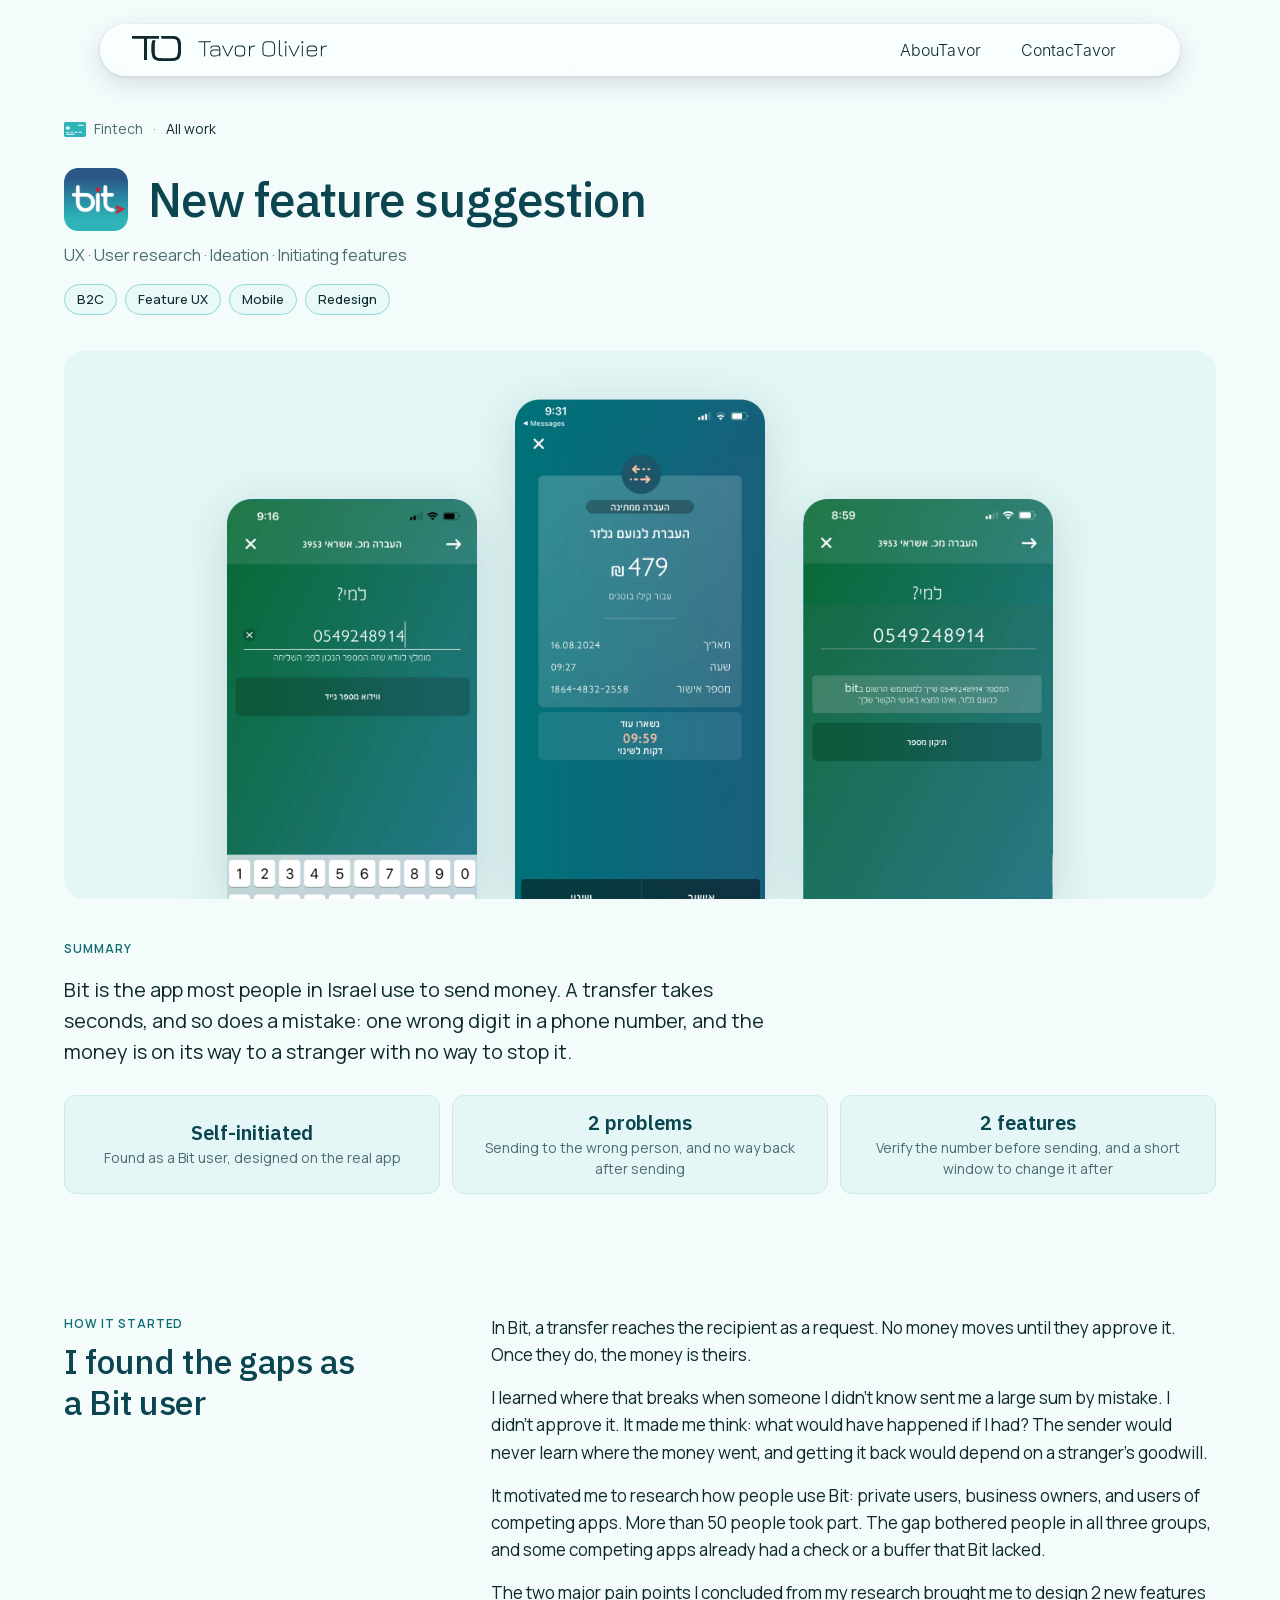
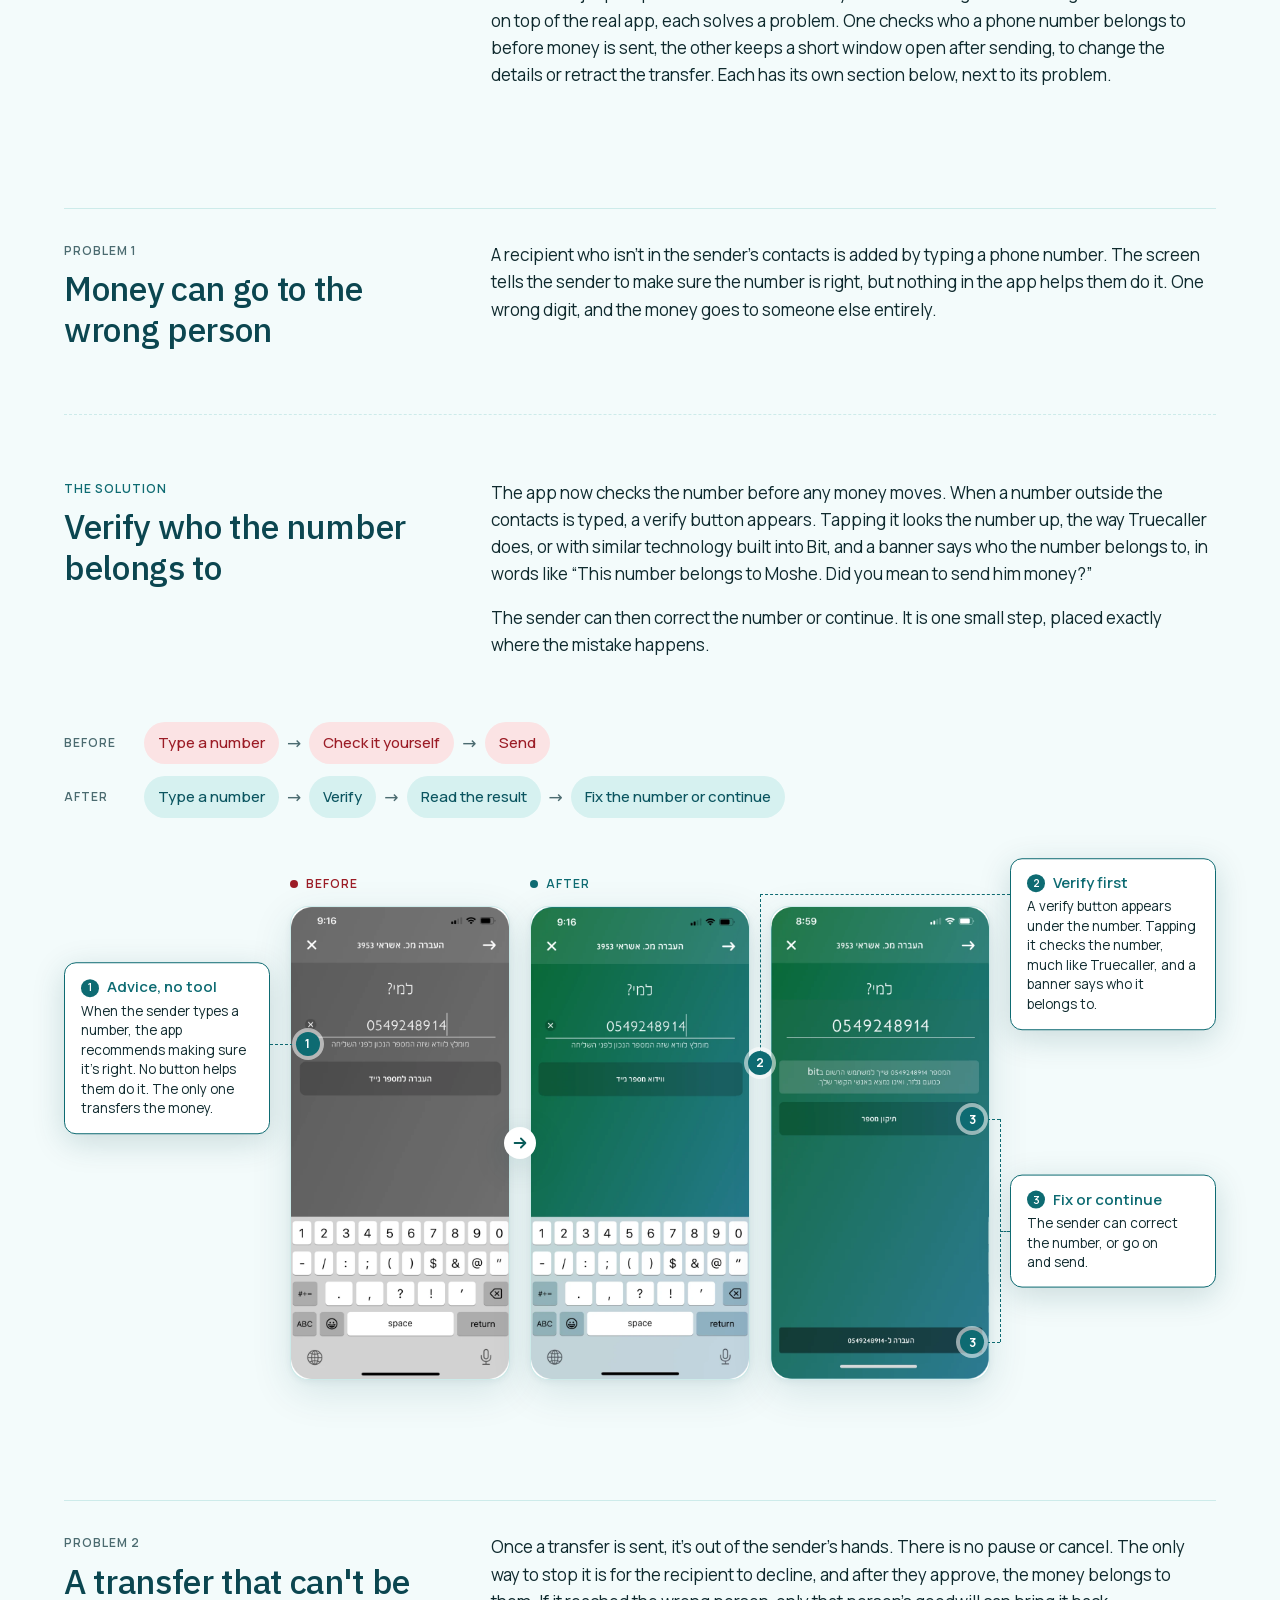
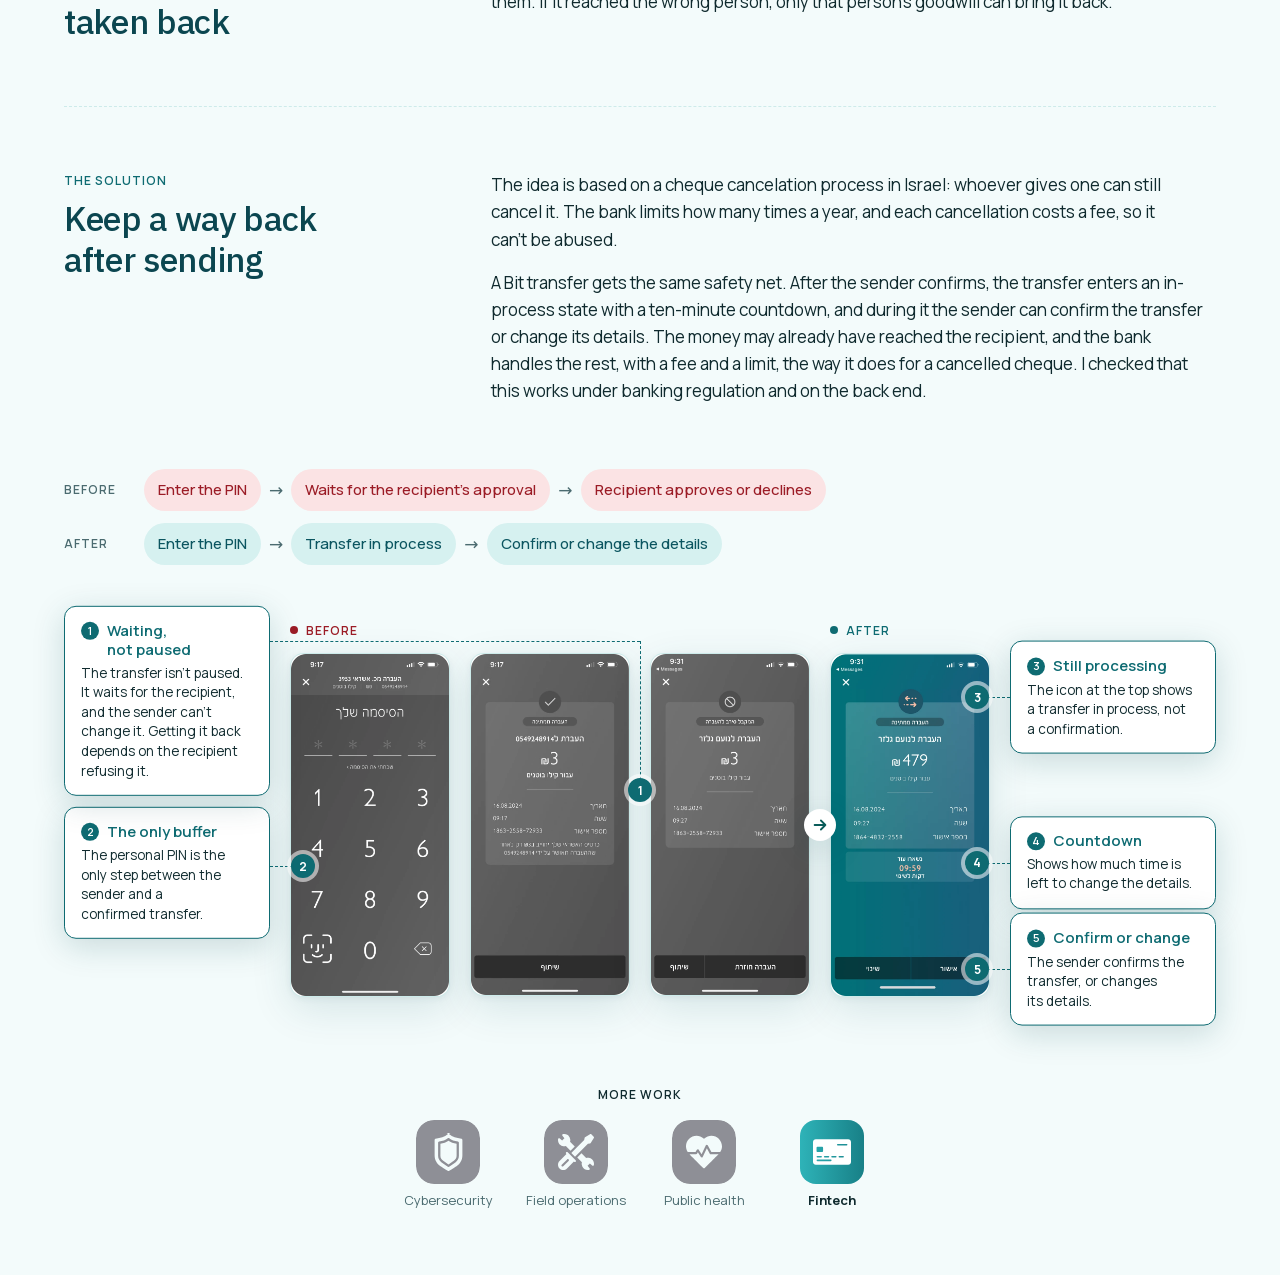
<file: work/bit/index.html>
<!DOCTYPE html>
<html lang="en">
<head>
<meta charset="utf-8">
<meta name="viewport" content="width=device-width, initial-scale=1">
<title>Bit Case Study</title>
<meta name="description" content="Making money transfers safer. A case study by Tavor Olivier, product designer.">
<link rel="canonical" href="https://tavorolivier.com/work/bit/">
<link rel="icon" href="/favicon.ico" sizes="48x48">
<link rel="icon" href="/favicon.svg" type="image/svg+xml">
<link rel="apple-touch-icon" href="/apple-touch-icon.png">
<meta property="og:type" content="website">
<meta property="og:site_name" content="Tavor Olivier">
<meta property="og:title" content="Bit case study — Tavor Olivier">
<meta property="og:description" content="Making money transfers safer. A case study by Tavor Olivier, product designer.">
<meta property="og:url" content="https://tavorolivier.com/work/bit/">
<meta property="og:image" content="https://tavorolivier.com/shared/social/card-home.jpg">
<meta property="og:image:width" content="1200">
<meta property="og:image:height" content="630">
<meta property="og:image:alt" content="Tavor Olivier, Senior Product Designer">
<meta name="twitter:card" content="summary_large_image">
<link rel="stylesheet" href="fonts.css">
<link rel="stylesheet" href="../../shared/header.css">
<link rel="stylesheet" href="../../shared/tabs.css">
<script src="../../shared/header.js"></script>
<style>
/* Bit case study. One 1200px column, same token names as the Coro, WellCheck and Just say Know pages.
   Background: one flat very light turquoise. Chips are light with a turquoise outline; hero and summary cards use a soft tint; notes and cards are white with an accent outline (same roles as the WellCheck page, Bit colours).
   Layout idea: each problem sits next to the feature that solves it, then a stage of screens with numbered notes on both sides. */
:root {
  --bg:#F3FBFB; --surface:#FFFFFF; --surface-strong:#E4F6F5; --text:#0F2A2E; --text-muted:#4B6B70; --border:#CDEBEA; --chip-bg:#E8F9F8; --chip-border:#8FD8D8;
  --heading:#0B4650; --accent:#0E6B72; --accent-hover:#0A5359; --accent-soft:#E0F3F2; --on-accent:#FFFFFF;
  
  --before:#FBE3E4; --before-ink:#9B1C26; --now:#D6F1F0; --now-ink:#0B5560;
  --font-heading:"IBM Plex Sans", system-ui, -apple-system, "Segoe UI", sans-serif;
  --font-body:"Manrope", system-ui, -apple-system, "Segoe UI", sans-serif;
  --size-h1:48px; --size-h2:32px; --size-h3:22px; --size-body:17px; --size-small:14px; --size-eyebrow:12px;
  --weight-regular:400; --weight-medium:500; --weight-bold:600; --weight-heading:500;
  --leading-tight:1.2; --leading-body:1.6; --tracking-eyebrow:.08em;
  --space-xs:4px; --space-s:8px; --space-m:16px; --space-l:32px; --space-xl:64px; --space-2xl:120px;
  --container:1200px; --container-text:720px;
  --radius-s:8px; --radius-m:12px; --radius-l:20px;
  --phone-radius:8.3% / 3.86%;
  --shadow-card:0 2px 6px rgba(11,70,80,.06), 0 12px 40px rgba(11,70,80,.12);
  --shadow-float:0 8px 32px rgba(11,70,80,.18);
  --bubble-bg:#FFFFFF; --screen-frame:#CDEBEA;
  color-scheme:light;
}
* { box-sizing:border-box; }
html { scroll-behavior:smooth; background:var(--bg); }
body { margin:0; color:var(--text); font-family:var(--font-body); font-size:var(--size-body); line-height:var(--leading-body); -webkit-font-smoothing:antialiased;
  background:var(--bg); }
.page { max-width:var(--container); margin:0 auto; padding-block:36px var(--space-xl);
  padding-left:max(24px, env(safe-area-inset-left, 0px)); padding-right:max(24px, env(safe-area-inset-right, 0px)); }
h1, h2, h3 { font-family:var(--font-heading); line-height:var(--leading-tight); text-wrap:balance; margin:0; color:var(--heading); }
h1 { font-size:var(--size-h1); font-weight:var(--weight-heading); letter-spacing:-.02em; }
h2 { font-size:var(--size-h2); font-weight:var(--weight-heading); letter-spacing:-.01em; }
h3 { font-size:var(--size-h3); font-weight:var(--weight-heading); }
p { margin:0; }
p, li, h1, h2, h3, .bubble__t, .bubble__d { text-wrap:pretty; }
.prose { max-width:var(--container-text); display:grid; gap:var(--space-m); }
.muted { color:var(--text-muted); }
.eyebrow { font-size:var(--size-eyebrow); letter-spacing:var(--tracking-eyebrow); text-transform:uppercase; font-weight:var(--weight-bold); color:var(--accent); margin:0 0 var(--space-s); }
.eyebrow--plain { color:var(--text-muted); }
a { color:var(--accent); text-underline-offset:3px; }
a:hover { color:var(--accent-hover); }
a:focus-visible, button:focus-visible { outline:2px solid var(--accent); outline-offset:3px; border-radius:4px; }

/* 1 Header */
.crumb { font-size:var(--size-small); color:var(--text-muted); display:flex; gap:10px; align-items:center; flex-wrap:wrap; }
.crumb a { color:var(--text); text-decoration:none; }
.crumb__dom { display:inline-flex; align-items:center; gap:8px; }
.crumb__dom svg { width:22px; height:15px; flex:none; display:block; color:#2EB3B8; }
.opening { display:grid; gap:12px; margin-top:28px; }
.brand { display:flex; align-items:center; gap:20px; }
.brand img { width:64px; height:auto; display:block; border-radius:14px; flex:none; }
.role { font-size:16px; color:var(--text-muted); }
.chips { display:flex; flex-wrap:wrap; gap:var(--space-s); list-style:none; margin:4px 0 0; padding:0; }
.chips li { font-size:13px; font-weight:var(--weight-medium); background:var(--chip-bg); border:1px solid var(--chip-border); border-radius:999px; padding:4px 12px; }

/* 2 Hero: the three colour screens on one baseline, centre one taller */
.hero { margin-top:36px; background:var(--surface-strong); border-radius:var(--radius-l); padding:48px 24px 0; overflow:hidden; display:flex; justify-content:center; align-items:flex-end; gap:clamp(12px, 3vw, 40px); }
.hero figure { margin:0; flex:0 1 250px; min-width:0; }
.hero figure:nth-child(1), .hero figure:nth-child(3) { aspect-ratio:250 / 400; }
.hero figure:nth-child(2) { aspect-ratio:250 / 500; }
.hero img { display:block; width:100%; height:100%; object-fit:cover; object-position:top; filter:drop-shadow(0 10px 24px rgba(11,70,80,.16)); }

/* 3 Summary + facts */
.sum { display:grid; gap:28px; margin-top:40px; }
.lede { font-size:20px; line-height:1.55; }
.facts { display:grid; grid-template-columns:repeat(3, minmax(0,1fr)); gap:12px; }
.facts div { border:1.5px solid var(--border); border-radius:var(--radius-m); padding:14px 18px; background:var(--surface-strong); text-align:center; display:flex; flex-direction:column; justify-content:center; align-items:center; gap:2px; }
.facts b { display:block; font-family:var(--font-heading); font-size:20px; line-height:1.3; font-weight:var(--weight-bold); color:var(--heading); }
.facts span { font-size:14px; color:var(--text-muted); line-height:1.45; }

.content > section { scroll-margin-top:40px; }
.content { margin-top:var(--space-2xl); }
.content > section + section { margin-top:var(--space-2xl); }

/* Two-column text rows */
.split { display:grid; grid-template-columns:1fr 2fr; gap:var(--space-xl); align-items:start; }
.split > * { min-width:0; }
.split h2 { font-size:clamp(26px, 3vw, 34px); }

/* A problem and its solution, one after the other */
.pair-text { display:grid; gap:var(--space-xl); border-top:1px solid var(--border); padding-top:var(--space-l); }
.solution { border-top:1px dashed var(--border); padding-top:var(--space-xl); }
.solution .eyebrow { color:var(--accent); }

/* Before and after, in one line each */
.flowline { display:grid; gap:12px; margin-top:var(--space-xl); }
.frow { display:grid; grid-template-columns:64px minmax(0,1fr); gap:16px; align-items:center; }
.frow .lab { font-size:var(--size-eyebrow); letter-spacing:var(--tracking-eyebrow); text-transform:uppercase; font-weight:var(--weight-bold); color:var(--text-muted); }
.pchips { display:flex; flex-wrap:wrap; align-items:center; gap:8px; }
.pchip { font-size:15px; font-weight:var(--weight-medium); padding:9px 14px; border-radius:999px; }
.pchip.b { background:var(--before); color:var(--before-ink); }
.pchip.n { background:var(--now); color:var(--now-ink); }
.arr { color:var(--text-muted); }

/* The stage: screens in a row, numbered notes hang off the first and last screen.
   A note that explains two screens joins them at the gap between the two, with the line running above the screens. */
.stage { --gap:20px; --bw:206px; display:grid; grid-template-columns:repeat(var(--n), var(--sw)); column-gap:var(--gap); justify-content:center; margin-top:88px; align-items:start; }
.ann__img { position:relative; min-width:0; }
.ann__shot { position:relative; }
.ann__shot > img { display:block; width:100%; height:auto; border:1px solid var(--screen-frame); border-radius:var(--phone-radius); box-shadow:var(--shadow-card); background:var(--surface); }
.tag { position:absolute; left:0; top:-32px; font-size:var(--size-eyebrow); letter-spacing:var(--tracking-eyebrow); text-transform:uppercase; font-weight:var(--weight-bold); display:flex; align-items:center; gap:8px; white-space:nowrap; }
.tag i { width:8px; height:8px; border-radius:50%; display:block; }
.tag--before { color:var(--before-ink); } .tag--before i { background:var(--before-ink); }
.tag--after { color:var(--accent); } .tag--after i { background:var(--accent); }
.ann__img.has-arrow::before { content:""; position:absolute; left:calc(-1 * var(--gap) / 2 - 16px); top:50%; width:32px; height:32px; margin-top:-16px; border-radius:50%; background:#fff url("data:image/svg+xml,%3Csvg xmlns='http://www.w3.org/2000/svg' viewBox='0 0 20 20' fill='none' stroke='%230A5C5A' stroke-width='2' stroke-linecap='round' stroke-linejoin='round'%3E%3Cpath d='M4 10h12M11 5l5 5-5 5'/%3E%3C/svg%3E") center/18px no-repeat; box-shadow:var(--shadow-float); z-index:4; }
.ann__dot { position:absolute; width:24px; height:24px; border-radius:50%; background:var(--accent); color:var(--on-accent); font-size:12px; font-weight:700; display:grid; place-items:center; transform:translate(-50%,-50%); box-shadow:0 0 0 4px rgba(255,255,255,.55); z-index:2; }
.ann__line { position:absolute; height:0; border-top:1.5px dashed var(--accent); z-index:1; pointer-events:none; top:var(--y); }
.ann__line--r { left:var(--x); width:calc(100% - var(--x) + var(--gap)); }
.ann__line--l { left:calc(-1 * var(--gap)); width:calc(var(--x) + var(--gap)); }
/* a note for two screens: --k = screens between the note and the host screen; the host is the first screen of the pair */
.ann__join { position:absolute; z-index:1; pointer-events:none; }
.ann__join--hl { top:-12px; height:0; border-top:1.5px dashed var(--accent); left:calc(-1 * (var(--k, 0) + 1) * var(--gap) - var(--k, 0) * 100%); width:calc((var(--k, 0) + 1) * 100% + (var(--k, 0) + 1.5) * var(--gap)); }
.ann__join--hv { top:-12px; width:0; border-left:1.5px dashed var(--accent); left:calc(100% + var(--gap) / 2); height:calc(var(--y) + 12px); }
/* the same, for a note on the right: the host is the second screen of the pair */
.ann__join--rl { top:-12px; height:0; border-top:1.5px dashed var(--accent); left:calc(-0.5 * var(--gap)); width:calc(100% + 1.5 * var(--gap)); }
.ann__join--rv { top:-12px; width:0; border-left:1.5px dashed var(--accent); left:calc(-0.5 * var(--gap)); height:calc(var(--y) + 12px); }
.ann__join--bv { top:var(--y1); height:calc(var(--y2) - var(--y1)); width:0; border-left:1.5px dashed var(--accent); left:calc(100% + var(--gap) / 2); }
.ann__join--bs { top:var(--y); height:0; border-top:1.5px dashed var(--accent); left:calc(100% + var(--gap) / 2); width:calc(var(--gap) / 2); }
.bubble { position:absolute; width:var(--bw); background:var(--bubble-bg); border:1.5px solid var(--accent); border-radius:var(--radius-m); padding:14px 16px; box-shadow:var(--shadow-float); transform:translateY(-50%); top:var(--by); z-index:3; }
.bubble--l { right:calc(100% + var(--gap) + var(--k, 0) * (100% + var(--gap))); }
.bubble--r { left:calc(100% + var(--gap)); }
.bubble__t { display:flex; gap:8px; align-items:baseline; font-weight:var(--weight-bold); font-size:15px; color:var(--accent); line-height:1.3; }
.bubble__n { flex:none; font-size:11px; width:18px; height:18px; border-radius:50%; background:var(--accent); color:var(--on-accent); display:inline-grid; place-items:center; transform:translateY(-1px); }
.bubble__d { font-size:13.5px; color:var(--text); line-height:1.45; margin-top:4px; }

/* More work */
.sect { margin-top:88px; }
.lbl { font-size:var(--size-eyebrow); letter-spacing:var(--tracking-eyebrow); text-transform:uppercase; font-weight:var(--weight-bold); color:var(--text); margin:0 0 16px; text-align:center; }
.switch { display:flex; justify-content:center; flex-wrap:wrap; gap:8px; }
.sw { display:flex; flex-direction:column; align-items:center; gap:6px; width:120px; text-align:center; text-decoration:none; color:var(--text-muted); font-size:13px; line-height:1.6; }





.sw.on { color:var(--text); font-weight:700; }

.sw:not(.on):hover { color:var(--text); }

.sw:focus-visible { outline:2px solid var(--text); outline-offset:4px; border-radius:12px; }

/* Hover zoom on every screen (mouse devices only) */
@media (hover: hover) and (pointer: fine) and (prefers-reduced-motion: no-preference) {
  .ann__shot { transition:transform .35s cubic-bezier(.2,.7,.2,1); transform-origin:center; cursor:zoom-in; }
  .ann__shot:hover { transform:scale(1.12); z-index:5; }
  .ann__shot:hover > img { box-shadow:var(--shadow-float); }
  .bubble, .ann__line, .ann__join { transition:opacity .25s ease; }
  .stage:has(.ann__shot:hover) .ann__line, .stage:has(.ann__shot:hover) .ann__join { opacity:0; }
  .stage:has(.ann__shot:hover) .bubble { opacity:.4; }
}

@media (max-width: 1000px) {
  .stage { display:flex; flex-direction:column; align-items:center; gap:36px; margin-top:64px; }
  .stage .ann__img { width:min(260px, 72vw); }
  .ann__img.has-arrow::before { display:none; }
  .ann__line, .ann__join { display:none; }
  .ann__dot--gl { left:calc(100% - 14px) !important; }
  .ann__dot--gr { left:14px !important; }
  .bubble { position:static; transform:none; width:auto; margin-top:16px; }
}
@media (max-width: 767px) {
  :root { --size-h1:34px; --size-h2:26px; --size-h3:20px; --size-body:16px; --space-2xl:80px; --space-xl:40px; }
  .page { padding-left:max(16px, env(safe-area-inset-left, 0px)); padding-right:max(16px, env(safe-area-inset-right, 0px)); }
  .hero figure:nth-child(1), .hero figure:nth-child(3) { display:none; }
  .facts, .split { grid-template-columns:minmax(0,1fr); gap:var(--space-m); }
  .frow { grid-template-columns:minmax(0,1fr); gap:8px; }
  .brand img { width:52px; }
}
@media (prefers-reduced-motion: reduce) { html { scroll-behavior:auto; } }
</style>
</head>
<body>
<site-header current="bit" root="../../"></site-header>
<main class="page">

  <div class="crumb"><span class="crumb__dom"><svg viewBox="13 19.1 38 25.8" aria-hidden="true" focusable="false"><path fill="currentColor" d="M48.2113 19.1469H15.7888C14.251 19.1469 13 20.3979 13 21.9356V42.0645C13 43.6022 14.251 44.8532 15.7888 44.8532H48.2112C49.749 44.8532 51 43.6022 51 42.0645V21.9356C51.0001 20.3979 49.749 19.1469 48.2113 19.1469ZM24.6892 35.8846H28.4562C28.9082 35.8846 29.2744 36.251 29.2744 36.7029C29.2744 37.1548 28.9081 37.5211 28.4562 37.5211H24.6892C24.2372 37.5211 23.8709 37.1548 23.8709 36.7029C23.8709 36.251 24.2373 35.8846 24.6892 35.8846ZM16.5388 27.677C16.5388 27.225 16.9051 26.8587 17.357 26.8587H22.259C22.711 26.8587 23.0773 27.2251 23.0773 27.677V31.2212C23.0773 31.6731 22.7109 32.0394 22.259 32.0394H17.357C16.905 32.0394 16.5388 31.6731 16.5388 31.2212V27.677ZM17.357 35.8846H21.124C21.576 35.8846 21.9423 36.251 21.9423 36.7029C21.9423 37.1548 21.5759 37.5211 21.124 37.5211H17.357C16.905 37.5211 16.5388 37.1548 16.5388 36.7029C16.5388 36.251 16.9052 35.8846 17.357 35.8846ZM30.8051 41.1599H17.357C16.905 41.1599 16.5388 40.7935 16.5388 40.3416C16.5388 39.8897 16.9051 39.5233 17.357 39.5233H30.8051C31.2571 39.5233 31.6234 39.8897 31.6234 40.3416C31.6234 40.7935 31.2571 41.1599 30.8051 41.1599ZM35.7883 37.5211H32.0213C31.5693 37.5211 31.2031 37.1548 31.2031 36.7029C31.2031 36.251 31.5694 35.8846 32.0213 35.8846H35.7883C36.2403 35.8846 36.6066 36.251 36.6066 36.7029C36.6066 37.1548 36.2403 37.5211 35.7883 37.5211ZM43.1205 37.5211H39.3535C38.9015 37.5211 38.5352 37.1548 38.5352 36.7029C38.5352 36.251 38.9016 35.8846 39.3535 35.8846H43.1205C43.5725 35.8846 43.9387 36.251 43.9387 36.7029C43.9387 37.1548 43.5723 37.5211 43.1205 37.5211ZM46.6431 25.5677H37.7584C37.3064 25.5677 36.9401 25.2014 36.9401 24.7495C36.9401 24.2976 37.3065 23.9312 37.7584 23.9312H46.6431C47.0951 23.9312 47.4613 24.2976 47.4613 24.7495C47.4613 25.2014 47.0949 25.5677 46.6431 25.5677Z"/></svg>Fintech</span><span>·</span><a href="../../">All work</a></div>

  <section class="opening" aria-labelledby="title">
    <div class="brand">
      <img src="[data-uri]" width="345" height="336" alt="Bit logo">
      <h1 id="title">New feature suggestion</h1>
    </div>
    <p class="role">UX · User research · Ideation · Initiating features</p>
    <ul class="chips" aria-label="Tags"><li>B2C</li><li>Feature UX</li><li>Mobile</li><li>Redesign</li></ul>
  </section>

  <div class="hero">
    <figure><img src="[data-uri]" width="612" height="1326" alt="Bit transfer screen with a verification button under the typed phone number"></figure>
    <figure><img src="[data-uri]" width="612" height="1326" alt="Bit transfer in process, with a countdown and options to confirm or change details"></figure>
    <figure><img src="[data-uri]" width="612" height="1326" alt="Bit screen with a banner showing the result of the number check"></figure>
  </div>

  <div class="sum">
    <div class="prose">
      <p class="eyebrow" style="margin:0">Summary</p>
      <p class="lede">Bit is the app most people in Israel use to send money. A transfer takes seconds, and so does a mistake: one wrong digit in a phone number, and the money is on its way to a stranger with no way to stop it.</p>
    </div>
    <div class="facts">
      <div><b>Self-initiated</b><span>Found as a Bit user, designed on the real app</span></div>
      <div><b>2 problems</b><span>Sending to the wrong person, and no way back after sending</span></div>
      <div><b>2 features</b><span>Verify the number before sending, and a short window to change it after</span></div>
    </div>
  </div>

  <div class="content">

    <section id="story" aria-labelledby="h-story">
      <div class="split">
        <div><p class="eyebrow">How it started</p><h2 id="h-story">I found the gaps as a Bit user</h2></div>
        <div class="prose">
          <p>In Bit, a transfer reaches the recipient as a request. No money moves until they approve it. Once they do, the money is theirs.</p>
          <p>I learned where that breaks when someone I didn&#8217;t know sent me a large sum by mistake. I didn&#8217;t approve it. It made me think: what would have happened if I had? The sender would never learn where the money went, and getting it back would depend on a stranger&#8217;s goodwill.</p>
          <p>It motivated me to research how people use Bit: private users, business owners, and users of competing apps. More than 50 people took part. The gap bothered people in all three groups, and some competing apps already had a check or a buffer that Bit lacked.</p>
          <p>The two major pain points I concluded from my research brought me to design 2 new features on top of the real app, each solves a problem. One checks who a phone number belongs to before money is sent, the other keeps a short window open after sending, to change the details or retract the transfer. Each has its own section below, next to its problem.</p>
        </div>
      </div>
    </section>

    <section id="verify" aria-labelledby="h-verify">
      <div class="pair-text">
        <div class="split">
          <div><p class="eyebrow eyebrow--plain">Problem 1</p><h2>Money can go to the wrong person</h2></div>
          <div class="prose">
            <p>A recipient who isn't in the sender's contacts is added by typing a phone number. The screen tells the sender to make sure the number is right, but nothing in the app helps them do it. One wrong digit, and the money goes to someone else entirely.</p>
          </div>
        </div>
        <div class="split solution">
          <div><p class="eyebrow">The solution</p><h2 id="h-verify">Verify who the number belongs to</h2></div>
          <div class="prose">
            <p>The app now checks the number before any money moves. When a number outside the contacts is typed, a verify button appears. Tapping it looks the number up, the way Truecaller does, or with similar technology built into Bit, and a banner says who the number belongs to, in words like “This number belongs to Moshe. Did you mean to send him money?”</p>
            <p>The sender can then correct the number or continue. It is one small step, placed exactly where the mistake happens.</p>
          </div>
        </div>
      </div>

      <div class="flowline">
        <div class="frow"><div class="lab">Before</div><div class="pchips"><span class="pchip b">Type a number</span><span class="arr">→</span><span class="pchip b">Check it yourself</span><span class="arr">→</span><span class="pchip b">Send</span></div></div>
        <div class="frow"><div class="lab">After</div><div class="pchips"><span class="pchip n">Type a number</span><span class="arr">→</span><span class="pchip n">Verify</span><span class="arr">→</span><span class="pchip n">Read the result</span><span class="arr">→</span><span class="pchip n">Fix the number or continue</span></div></div>
      </div>

      <div class="stage" style="--n:3; --sw:220px">
<div class="ann__img"><div class="ann__shot"><span class="tag tag--before"><i></i>Before</span><img src="[data-uri]" width="612" height="1326" alt="Original Bit screen with a typed phone number, a recommendation to check it, and a single button to transfer to a mobile number"><i class="ann__line ann__line--l" style="--x:8%; --y:29%"></i><span class="ann__dot" style="left:8%; top:29%">1</span></div><div class="bubble bubble--l" style="--by:30%"><p class="bubble__t"><span class="bubble__n">1</span>Advice, no tool</p><p class="bubble__d">When the sender types a number, the app recommends making sure it&#8217;s right. No button helps them do it. The only one transfers the money.</p></div></div>
<div class="ann__img has-arrow"><div class="ann__shot"><span class="tag tag--after"><i></i>After</span><img src="[data-uri]" width="612" height="1326" alt="Bit screen with a verify button under the typed phone number"></div></div>
<div class="ann__img"><div class="ann__shot"><img src="[data-uri]" width="612" height="1326" alt="Bit screen with a banner showing the result of the number check"><i class="ann__join ann__join--rl" style="--y:33%"></i><i class="ann__join ann__join--rv" style="--y:33%"></i><i class="ann__line ann__line--r" style="--x:92%; --y:45%; width:calc(100% - 92% + var(--gap) / 2)"></i><i class="ann__line ann__line--r" style="--x:92%; --y:92%; width:calc(100% - 92% + var(--gap) / 2)"></i><i class="ann__join ann__join--bv" style="--y1:45%; --y2:92%"></i><i class="ann__join ann__join--bs" style="--y:68.5%"></i><span class="ann__dot ann__dot--gr" style="left:calc(var(--gap) / -2); top:33%">2</span><span class="ann__dot" style="left:92%; top:45%">3</span><span class="ann__dot" style="left:92%; top:92%">3</span></div><div class="bubble bubble--r" style="--by:8%"><p class="bubble__t"><span class="bubble__n">2</span>Verify first</p><p class="bubble__d">A verify button appears under the number. Tapping it checks the number, much like Truecaller, and a banner says who it belongs to.</p></div><div class="bubble bubble--r" style="--by:68.5%"><p class="bubble__t"><span class="bubble__n">3</span>Fix or continue</p><p class="bubble__d">The sender can correct the number, or go on and send.</p></div></div>
</div>
    </section>

    <section id="way-back" aria-labelledby="h-way">
      <div class="pair-text">
        <div class="split">
          <div><p class="eyebrow eyebrow--plain">Problem 2</p><h2>A transfer that can't be taken back</h2></div>
          <div class="prose">
            <p>Once a transfer is sent, it&#8217;s out of the sender&#8217;s hands. There is no pause or cancel. The only way to stop it is for the recipient to decline, and after they approve, the money belongs to them. If it reached the wrong person, only that person&#8217;s goodwill can bring it back.</p>
          </div>
        </div>
        <div class="split solution">
          <div><p class="eyebrow">The solution</p><h2 id="h-way">Keep a way back after sending</h2></div>
          <div class="prose">
            <p>The idea is based on a cheque cancelation process in Israel: whoever gives one can still cancel it. The bank limits how many times a year, and each cancellation costs a fee, so it can't be abused.</p>
            <p>A Bit transfer gets the same safety net. After the sender confirms, the transfer enters an in-process state with a ten-minute countdown, and during it the sender can confirm the transfer or change its details. The money may already have reached the recipient, and the bank handles the rest, with a fee and a limit, the way it does for a cancelled cheque. I checked that this works under banking regulation and on the back end.</p>
          </div>
        </div>
      </div>

      <div class="flowline">
        <div class="frow"><div class="lab">Before</div><div class="pchips"><span class="pchip b">Enter the PIN</span><span class="arr">→</span><span class="pchip b">Waits for the recipient's approval</span><span class="arr">→</span><span class="pchip b">Recipient approves or declines</span></div></div>
        <div class="frow"><div class="lab">After</div><div class="pchips"><span class="pchip n">Enter the PIN</span><span class="arr">→</span><span class="pchip n">Transfer in process</span><span class="arr">→</span><span class="pchip n">Confirm or change the details</span></div></div>
      </div>

      <div class="stage" style="--n:4; --sw:160px">
<div class="ann__img"><div class="ann__shot"><span class="tag tag--before"><i></i>Before</span><img src="[data-uri]" width="612" height="1326" alt="Original Bit screen asking for the personal PIN code"><i class="ann__line ann__line--l" style="--x:8%; --y:62%"></i><span class="ann__dot" style="left:8%; top:62%">2</span></div><div class="bubble bubble--l" style="--by:64%"><p class="bubble__t"><span class="bubble__n">2</span>The only buffer</p><p class="bubble__d">The personal PIN is the only step between the sender and a confirmed transfer.</p></div></div>
<div class="ann__img"><div class="ann__shot"><img src="[data-uri]" width="612" height="1326" alt="Original Bit pending transfer screen"><i class="ann__join ann__join--hl" style="--k:1; --y:40%"></i><i class="ann__join ann__join--hv" style="--y:40%"></i><span class="ann__dot ann__dot--gl" style="left:calc(100% + var(--gap) / 2); top:40%">1</span></div><div class="bubble bubble--l" style="--by:14%; --k:1"><p class="bubble__t"><span class="bubble__n">1</span>Waiting, not paused</p><p class="bubble__d">The transfer isn&#8217;t paused. It waits for the recipient, and the sender can&#8217;t change it. Getting it back depends on the recipient refusing it.</p></div></div>
<div class="ann__img"><div class="ann__shot"><img src="[data-uri]" width="612" height="1326" alt="Original Bit screen showing that the recipient refused the transfer"></div></div>
<div class="ann__img has-arrow"><div class="ann__shot"><span class="tag tag--after"><i></i>After</span><img src="[data-uri]" width="612" height="1326" alt="Bit transfer in process, with the processing icon, the countdown and the confirm and change buttons"><i class="ann__line ann__line--r" style="--x:92%; --y:13%"></i><i class="ann__line ann__line--r" style="--x:92%; --y:61%"></i><i class="ann__line ann__line--r" style="--x:92%; --y:92%"></i><span class="ann__dot" style="left:92%; top:13%">3</span><span class="ann__dot" style="left:92%; top:61%">4</span><span class="ann__dot" style="left:92%; top:92%">5</span></div><div class="bubble bubble--r" style="--by:13%"><p class="bubble__t"><span class="bubble__n">3</span>Still processing</p><p class="bubble__d">The icon at the top shows a transfer in process, not a confirmation.</p></div><div class="bubble bubble--r" style="--by:61%"><p class="bubble__t"><span class="bubble__n">4</span>Countdown</p><p class="bubble__d">Shows how much time is left to change the details.</p></div><div class="bubble bubble--r" style="--by:92%"><p class="bubble__t"><span class="bubble__n">5</span>Confirm or change</p><p class="bubble__d">The sender confirms the transfer, or changes its details.</p></div></div>
</div>
    </section>

  </div>

  <section class="sect" aria-label="More work">
    <p class="lbl">More work</p>
    <svg width="0" height="0" style="position:absolute" aria-hidden="true" focusable="false"><defs><symbol id="sw-shield" viewBox="0 0 37 37"><path fill-rule="evenodd" clip-rule="evenodd" d="M17.8814 36.819C18.2572 37.0601 18.7428 37.0601 19.1186 36.819C19.1186 36.819 23.0094 34.3452 26.4839 32.1333C30.155 29.7983 32.375 25.7514 32.375 21.4027V5.78123C32.375 5.19501 31.9356 4.70129 31.3517 4.63307C26.5359 4.06767 22.3272 2.82354 19.24 0.265915C18.8122 -0.0884756 18.1878 -0.0884756 17.76 0.265915C14.6728 2.82354 10.4641 4.06767 5.64829 4.63307C5.06439 4.70129 4.625 5.19501 4.625 5.78123V21.4027C4.625 25.7514 6.84497 29.7983 10.5161 32.1333C13.9906 34.3452 17.8814 36.819 17.8814 36.819ZM17.8294 32.7369L11.6029 28.4576C9.40606 26.9475 8.09375 24.4535 8.09375 21.7884V8.67185C8.09375 8.08795 8.52735 7.59596 9.11126 7.52427C12.5395 7.10051 15.54 6.25182 17.7369 4.33187C18.1763 3.95204 18.8237 3.95204 19.2631 4.33187C21.46 6.25182 24.4605 7.10051 27.8945 7.52427C28.4727 7.59596 28.9062 8.08795 28.9062 8.67185V21.7884C28.9062 24.4535 27.5939 26.9475 25.3971 28.4576L19.1706 32.7369L19.003 32.8386L18.7891 32.9173L18.5983 32.9485H18.4017L18.2109 32.9173L18.026 32.8514L17.8929 32.7814C17.8698 32.7675 17.8467 32.7525 17.8294 32.7369ZM18.5 30.3937L12.9153 26.5521C11.3428 25.4733 10.4062 23.6921 10.4062 21.7884V9.67894C13.5397 9.19794 16.3031 8.30359 18.5 6.68426C20.6969 8.30359 23.4603 9.19794 26.5938 9.67894V21.7884C26.5938 23.6921 25.6572 25.4733 24.0847 26.5521L18.5 30.3937Z" fill="currentColor"/></symbol><symbol id="sw-tools" viewBox="0 0 36 36"><path d="M12.0585 7.83246C12.2837 7.03849 12.3488 6.19566 12.2467 5.37511C12.0769 4.00859 11.472 2.7713 10.4977 1.79698C10.2432 1.54245 9.96356 1.30816 9.66663 1.10088C8.6355 0.380953 7.42198 0.000211053 6.15748 1.15901e-07C5.79572 -7.01966e-05 5.43164 0.0318517 5.07495 0.0949923C4.69948 0.161508 4.39812 0.415828 4.26902 0.775125C4.13937 1.13576 4.21003 1.52515 4.45802 1.81673L6.42495 4.12966L4.12973 6.42487L1.81688 4.45795C1.52515 4.20989 1.13569 4.1393 0.775055 4.26902C0.415688 4.39833 0.161438 4.69969 0.0949923 5.07495C0.0318517 5.43129 -7.01966e-05 5.79551 1.15901e-07 6.15741C0.000281366 7.42198 0.380953 8.6355 1.10088 9.66663C1.30795 9.96328 1.54216 10.2428 1.79698 10.4977C2.7713 11.472 4.00859 12.0769 5.37511 12.2467C6.19566 12.3488 7.03842 12.2837 7.83246 12.0585L12.531 16.757L16.757 12.531L12.0585 7.83246Z" fill="currentColor"/><path d="M23.9415 28.1676C23.7163 28.9616 23.6512 29.8044 23.7532 30.6249C23.9231 31.9915 24.5279 33.2288 25.5023 34.2031C25.7572 34.458 26.0367 34.6921 26.3334 34.8992C27.3646 35.6191 28.578 35.9998 29.8426 36.0001C30.2045 36.0001 30.5687 35.9682 30.9251 35.9051C31.3003 35.8385 31.6017 35.5844 31.731 35.225C31.8608 34.8644 31.7901 34.475 31.542 34.1833L29.5751 31.8704L31.8703 29.5752L34.1833 31.5421C34.4748 31.7901 34.8643 31.8608 35.2249 31.7311C35.5842 31.6019 35.8386 31.3006 35.905 30.9251C35.9681 30.5685 36.0001 30.2043 36 29.8427C35.9998 28.5781 35.619 27.3646 34.8991 26.3334C34.6918 26.0365 34.4576 25.7569 34.203 25.5023C33.2287 24.528 31.9914 23.9232 30.6249 23.7533C29.8043 23.6513 28.9616 23.7164 28.1675 23.9415L23.469 19.243L19.243 23.4691L23.9415 28.1676Z" fill="currentColor"/><path d="M35.6894 2.69549L33.3045 0.310628C32.9523 -0.0416373 32.4127 -0.10084 31.9925 0.166628L27.0701 3.29898C26.8289 3.45254 26.6583 3.70138 26.6022 3.98193L26.1805 6.0906L13.2908 18.9803L17.0197 22.7092L29.9093 9.81948L32.0181 9.39775C32.2986 9.34164 32.5474 9.17106 32.701 8.92975L35.8332 4.00759C36.1008 3.58733 36.0417 3.04775 35.6894 2.69549Z" fill="currentColor"/><path d="M17.6412 26.3138L9.68626 18.3588C9.27437 17.947 8.60661 17.947 8.19472 18.3588C7.78283 18.7707 7.78283 19.4385 8.19472 19.8504L8.44334 20.099L1.54217 27.0002C-0.513976 29.0563 -0.513976 32.4018 1.54217 34.4579C3.59832 36.5141 6.94379 36.5141 8.99994 34.4579L15.9011 27.5568L16.1497 27.8054C16.5616 28.2173 17.2294 28.2173 17.6413 27.8054C18.053 27.3935 18.053 26.7257 17.6412 26.3138ZM10.6104 26.8813L5.24335 32.2483C4.83146 32.6602 4.1637 32.6602 3.75181 32.2483C3.33992 31.8364 3.33992 31.1687 3.75181 30.7568L9.11884 25.3897C9.53073 24.9779 10.1985 24.9779 10.6104 25.3897C11.0222 25.8016 11.0222 26.4694 10.6104 26.8813Z" fill="currentColor"/></symbol><symbol id="sw-health" viewBox="0 0 36 36"><path d="M17.9898 4.74549C10.1429 -2.11775 0.165634 3.91249 0.00202879 12.0875C-0.0396633 14.1709 0.561744 16.2003 1.75886 18.0712H9.51824L10.8984 15.7709C11.2991 15.1031 12.2689 15.0816 12.6924 15.7474L15.6043 20.3232L19.849 11.3624C20.2191 10.5806 21.3223 10.5557 21.7306 11.3139L25.3691 18.0712H34.2207C40.7776 7.82326 27.8188 -3.85132 17.9898 4.74549Z" fill="currentColor"/><path d="M23.8107 19.6257L20.8623 14.1501L16.693 22.9519C16.3383 23.7007 15.295 23.7658 14.8502 23.0666L11.8291 18.3193L11.0197 19.6683C10.8291 19.986 10.4858 20.1803 10.1154 20.1803H3.42719C3.63684 20.3997 2.51945 19.2846 17.2459 33.9348C17.6572 34.344 18.3221 34.3441 18.7335 33.9348C33.2333 19.51 32.343 20.3993 32.5522 20.1803H24.7392C24.3512 20.1804 23.9946 19.9674 23.8107 19.6257Z" fill="currentColor"/></symbol><symbol id="sw-gov" viewBox="0 0 36 36"><path d="M33.165 10.1081L19.0688 2.52C18.405 2.16 17.6006 2.16 16.9369 2.52L2.83502 10.1081C2.46939 10.305 2.23877 10.6875 2.23877 11.1037V13.1681C2.23877 13.7925 2.74502 14.2987 3.36939 14.2987H32.6194C33.2438 14.2987 33.75 13.7925 33.75 13.1681V11.1037C33.75 10.6875 33.5194 10.305 33.1538 10.1081H33.165ZM18 11.3681C16.7456 11.3681 15.7275 10.35 15.7275 9.09562C15.7275 7.84125 16.7456 6.82312 18 6.82312C19.2544 6.82312 20.2725 7.84125 20.2725 9.09562C20.2725 10.35 19.2544 11.3681 18 11.3681Z" fill="currentColor"/><path d="M31.9781 30.0262H4.02188C3.04313 30.0262 2.25 30.8194 2.25 31.7981V33.1256C2.25 33.4687 2.52562 33.7444 2.86875 33.7444H33.1313C33.4744 33.7444 33.75 33.4687 33.75 33.1256V31.7981C33.75 30.8194 32.9569 30.0262 31.9781 30.0262Z" fill="currentColor"/><path d="M4.56189 15.4293V28.9012H7.97064V19.7718C7.97064 18.6074 8.91564 17.6624 10.08 17.6624C11.2444 17.6624 12.1894 18.6074 12.1894 19.7718V28.9012H15.8906V19.7718C15.8906 18.6074 16.8356 17.6624 18 17.6624C19.1644 17.6624 20.1094 18.6074 20.1094 19.7718V28.9012H23.8106V19.7718C23.8106 18.6074 24.7556 17.6624 25.92 17.6624C27.0844 17.6624 28.0294 18.6074 28.0294 19.7718V28.9012H31.4381V15.4293H4.56189Z" fill="currentColor"/></symbol><symbol id="sw-fin" viewBox="0 0 38 38"><path d="M35.2113 6.14685H2.78878C1.25103 6.14685 0 7.39788 0 8.93563V29.0645C0 30.6022 1.25103 31.8532 2.78878 31.8532H35.2112C36.749 31.8532 38 30.6022 38 29.0645V8.93563C38.0001 7.39788 36.749 6.14685 35.2113 6.14685ZM11.6892 22.8846H15.4562C15.9082 22.8846 16.2744 23.251 16.2744 23.7029C16.2744 24.1548 15.9081 24.5211 15.4562 24.5211H11.6892C11.2372 24.5211 10.8709 24.1548 10.8709 23.7029C10.8709 23.251 11.2373 22.8846 11.6892 22.8846ZM3.53876 14.677C3.53876 14.225 3.9051 13.8587 4.35702 13.8587H9.25903C9.71102 13.8587 10.0773 14.2251 10.0773 14.677V18.2212C10.0773 18.6731 9.71095 19.0394 9.25903 19.0394H4.35702C3.90503 19.0394 3.53876 18.6731 3.53876 18.2212V14.677ZM4.35702 22.8846H8.124C8.57599 22.8846 8.94226 23.251 8.94226 23.7029C8.94226 24.1548 8.57592 24.5211 8.124 24.5211H4.35702C3.90503 24.5211 3.53876 24.1548 3.53876 23.7029C3.53876 23.251 3.90518 22.8846 4.35702 22.8846ZM17.8051 28.1599H4.35702C3.90503 28.1599 3.53876 27.7935 3.53876 27.3416C3.53876 26.8897 3.9051 26.5233 4.35702 26.5233H17.8051C18.2571 26.5233 18.6234 26.8897 18.6234 27.3416C18.6234 27.7935 18.2571 28.1599 17.8051 28.1599ZM22.7883 24.5211H19.0213C18.5693 24.5211 18.2031 24.1548 18.2031 23.7029C18.2031 23.251 18.5694 22.8846 19.0213 22.8846H22.7883C23.2403 22.8846 23.6066 23.251 23.6066 23.7029C23.6066 24.1548 23.2403 24.5211 22.7883 24.5211ZM30.1205 24.5211H26.3535C25.9015 24.5211 25.5352 24.1548 25.5352 23.7029C25.5352 23.251 25.9016 22.8846 26.3535 22.8846H30.1205C30.5725 22.8846 30.9387 23.251 30.9387 23.7029C30.9387 24.1548 30.5723 24.5211 30.1205 24.5211ZM33.6431 12.5677H24.7584C24.3064 12.5677 23.9401 12.2014 23.9401 11.7495C23.9401 11.2976 24.3065 10.9312 24.7584 10.9312H33.6431C34.0951 10.9312 34.4613 11.2976 34.4613 11.7495C34.4613 12.2014 34.0949 12.5677 33.6431 12.5677Z" fill="currentColor"/></symbol></defs></svg>
    <div class="switch switch--light">
      <a class="sw sw--cyber" href="../coro/"><span class="chip"><svg aria-hidden="true"><use href="#sw-shield"/></svg></span>Cybersecurity</a>
      <a class="sw sw--field" href="../wellcheck/"><span class="chip"><svg aria-hidden="true"><use href="#sw-tools"/></svg></span>Field operations</a>
      <a class="sw sw--health" href="../just-say-know/"><span class="chip"><svg aria-hidden="true"><use href="#sw-health"/></svg></span>Public health</a>
      <a class="sw sw--fin on" aria-current="page" href="#top"><span class="chip"><svg aria-hidden="true"><use href="#sw-fin"/></svg></span>Fintech</a>
    </div>
  </section>

</main>

<script>
/* No orphans: the last two words of each text block stay together */
function noOrphans(root){
  root.querySelectorAll('p, li, h1, h2, h3, .bubble__t, .bubble__d').forEach(function(el){
    var w = document.createTreeWalker(el, NodeFilter.SHOW_TEXT), last = null, n;
    while ((n = w.nextNode())) if (n.nodeValue.trim()) last = n;
    if (last) last.nodeValue = last.nodeValue.replace(/\s+(\S+)\s*$/, ' $1');
  });
}
noOrphans(document.querySelector('.page'));
</script>
<script src="../../shared/tabs.js"></script>
</body>
</html>
</file>
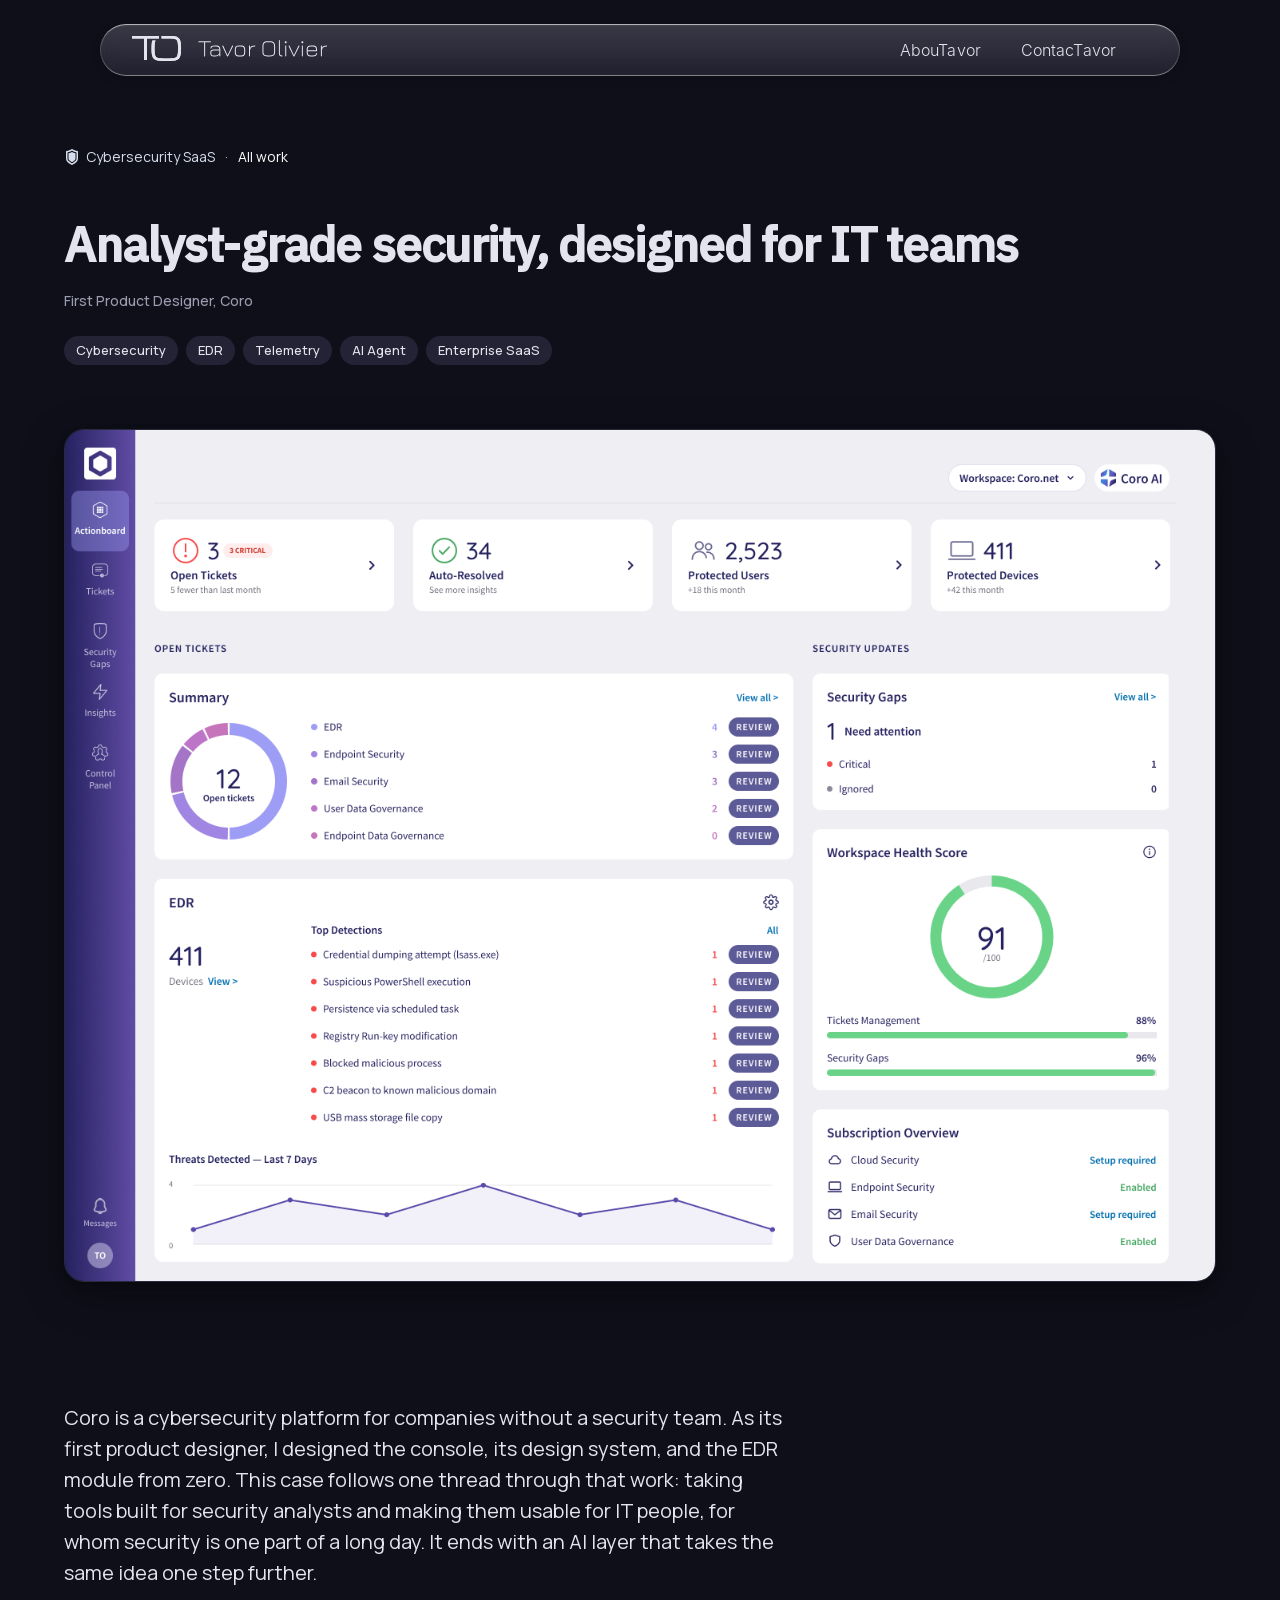
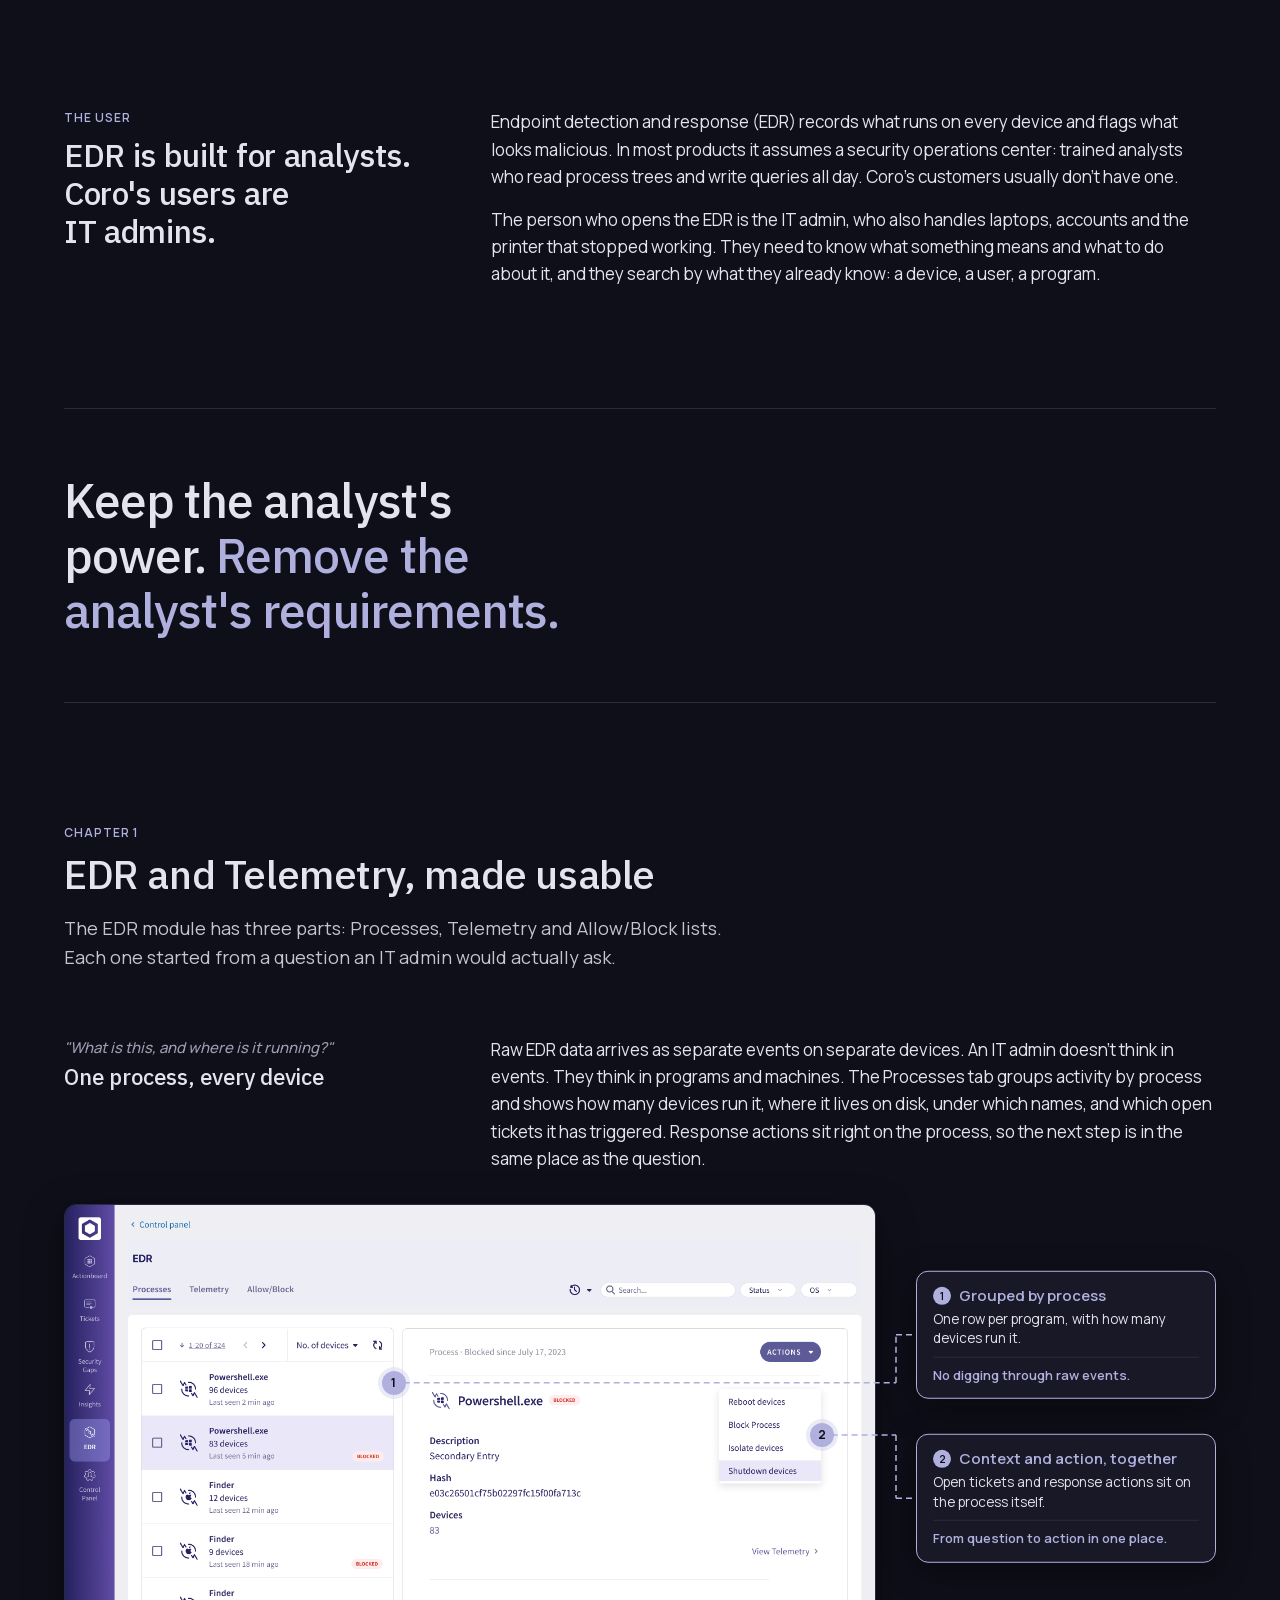
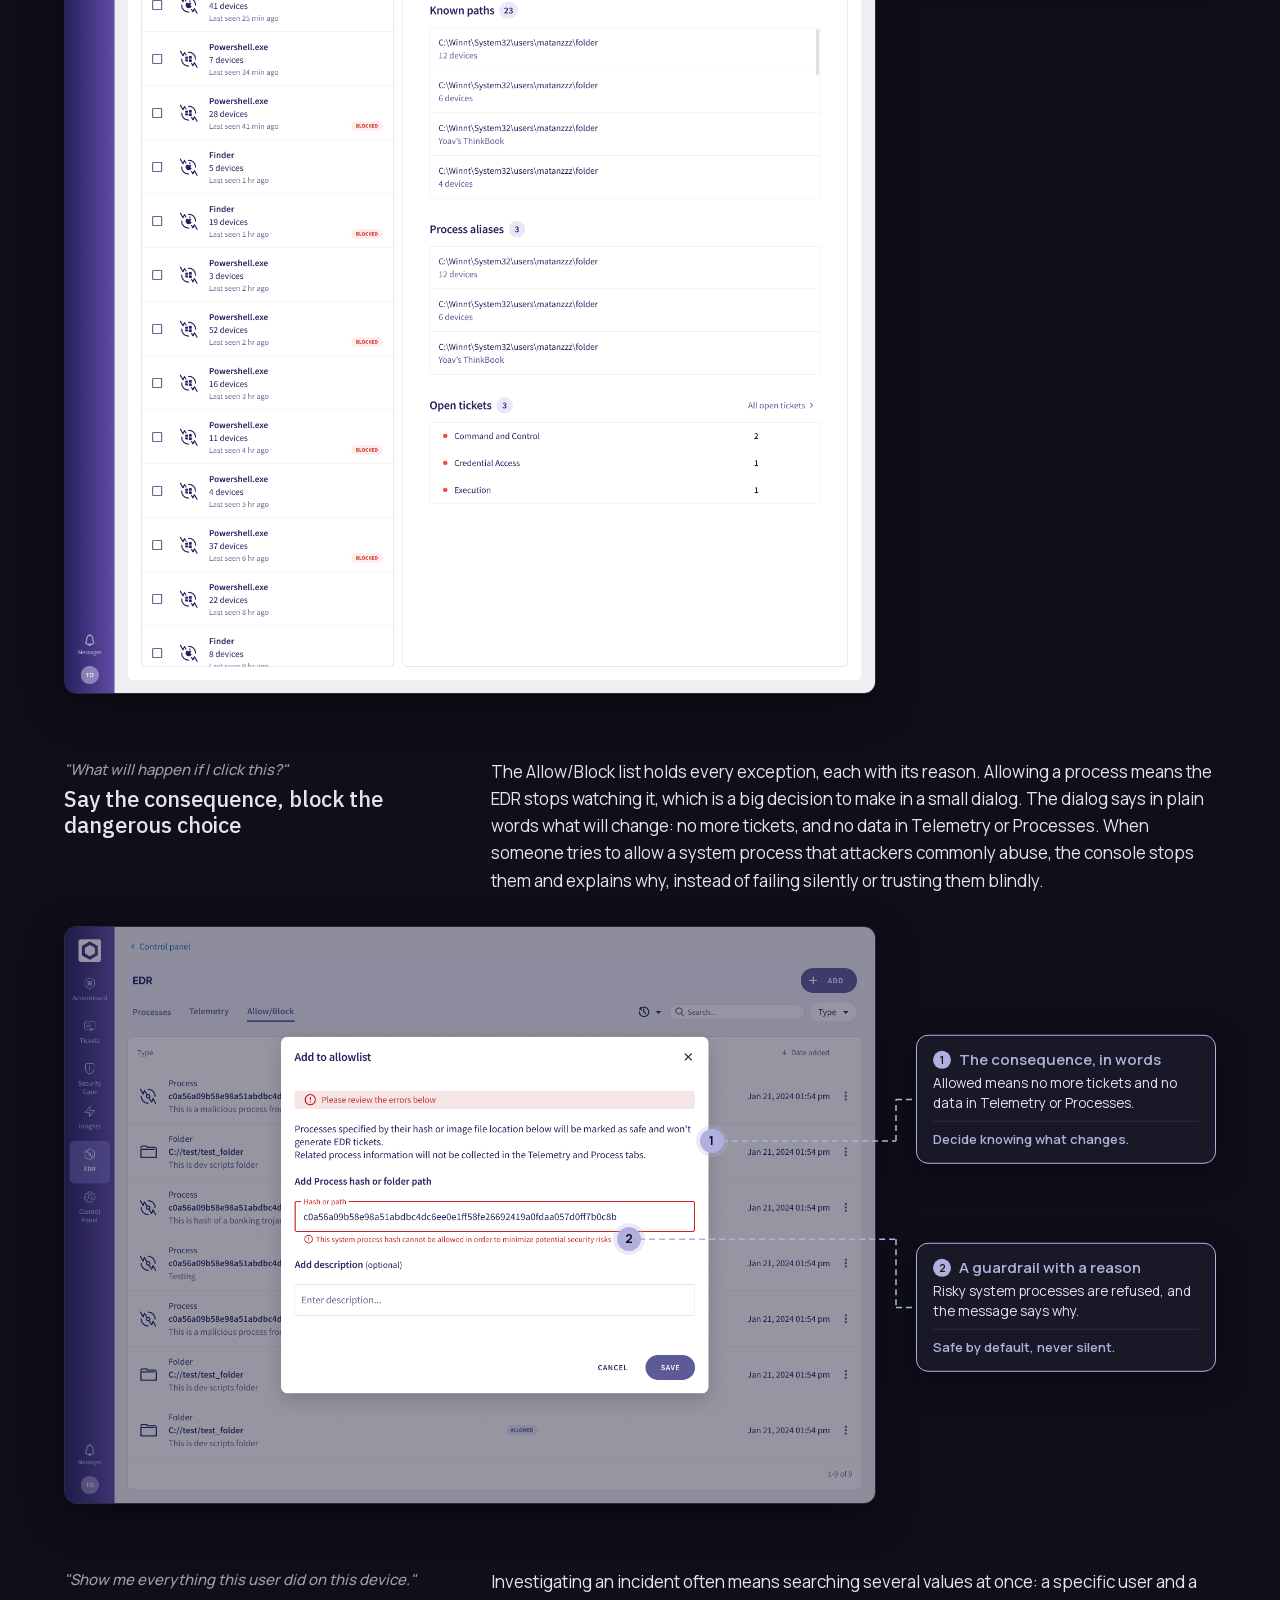
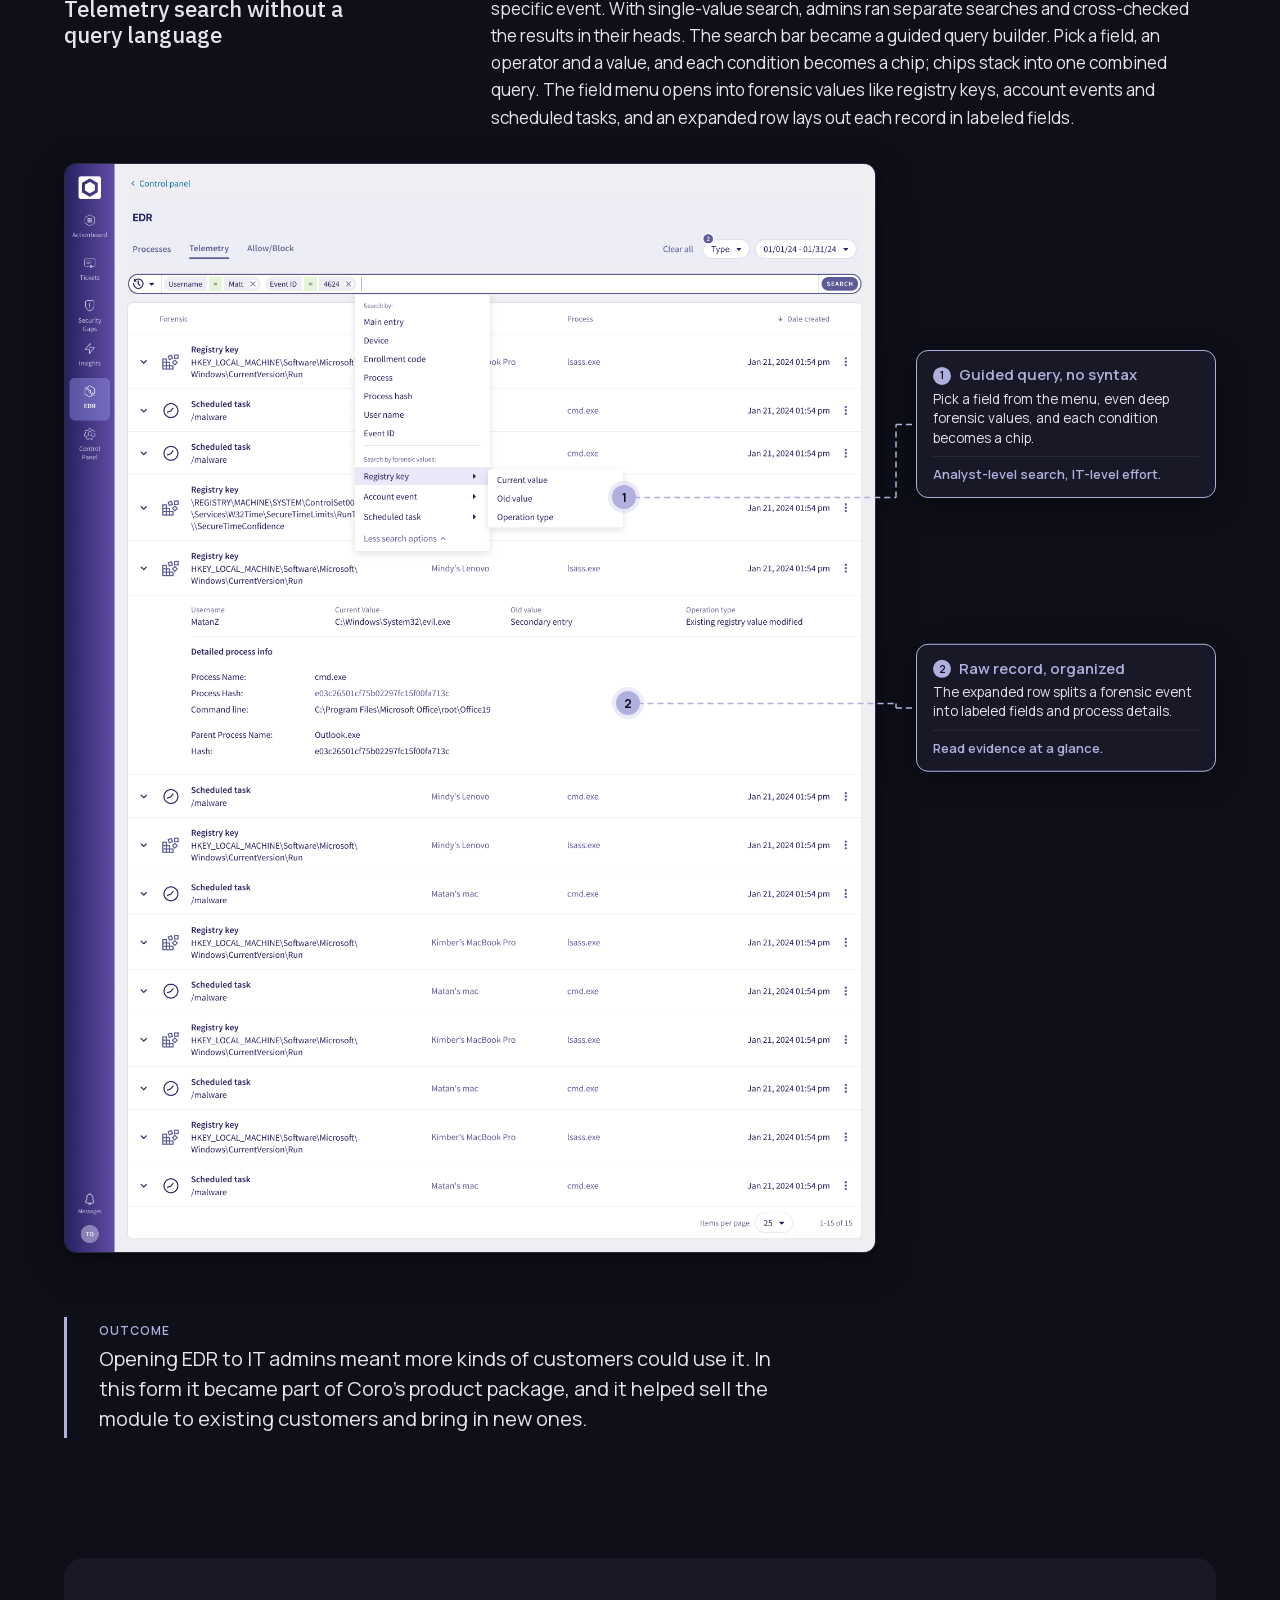
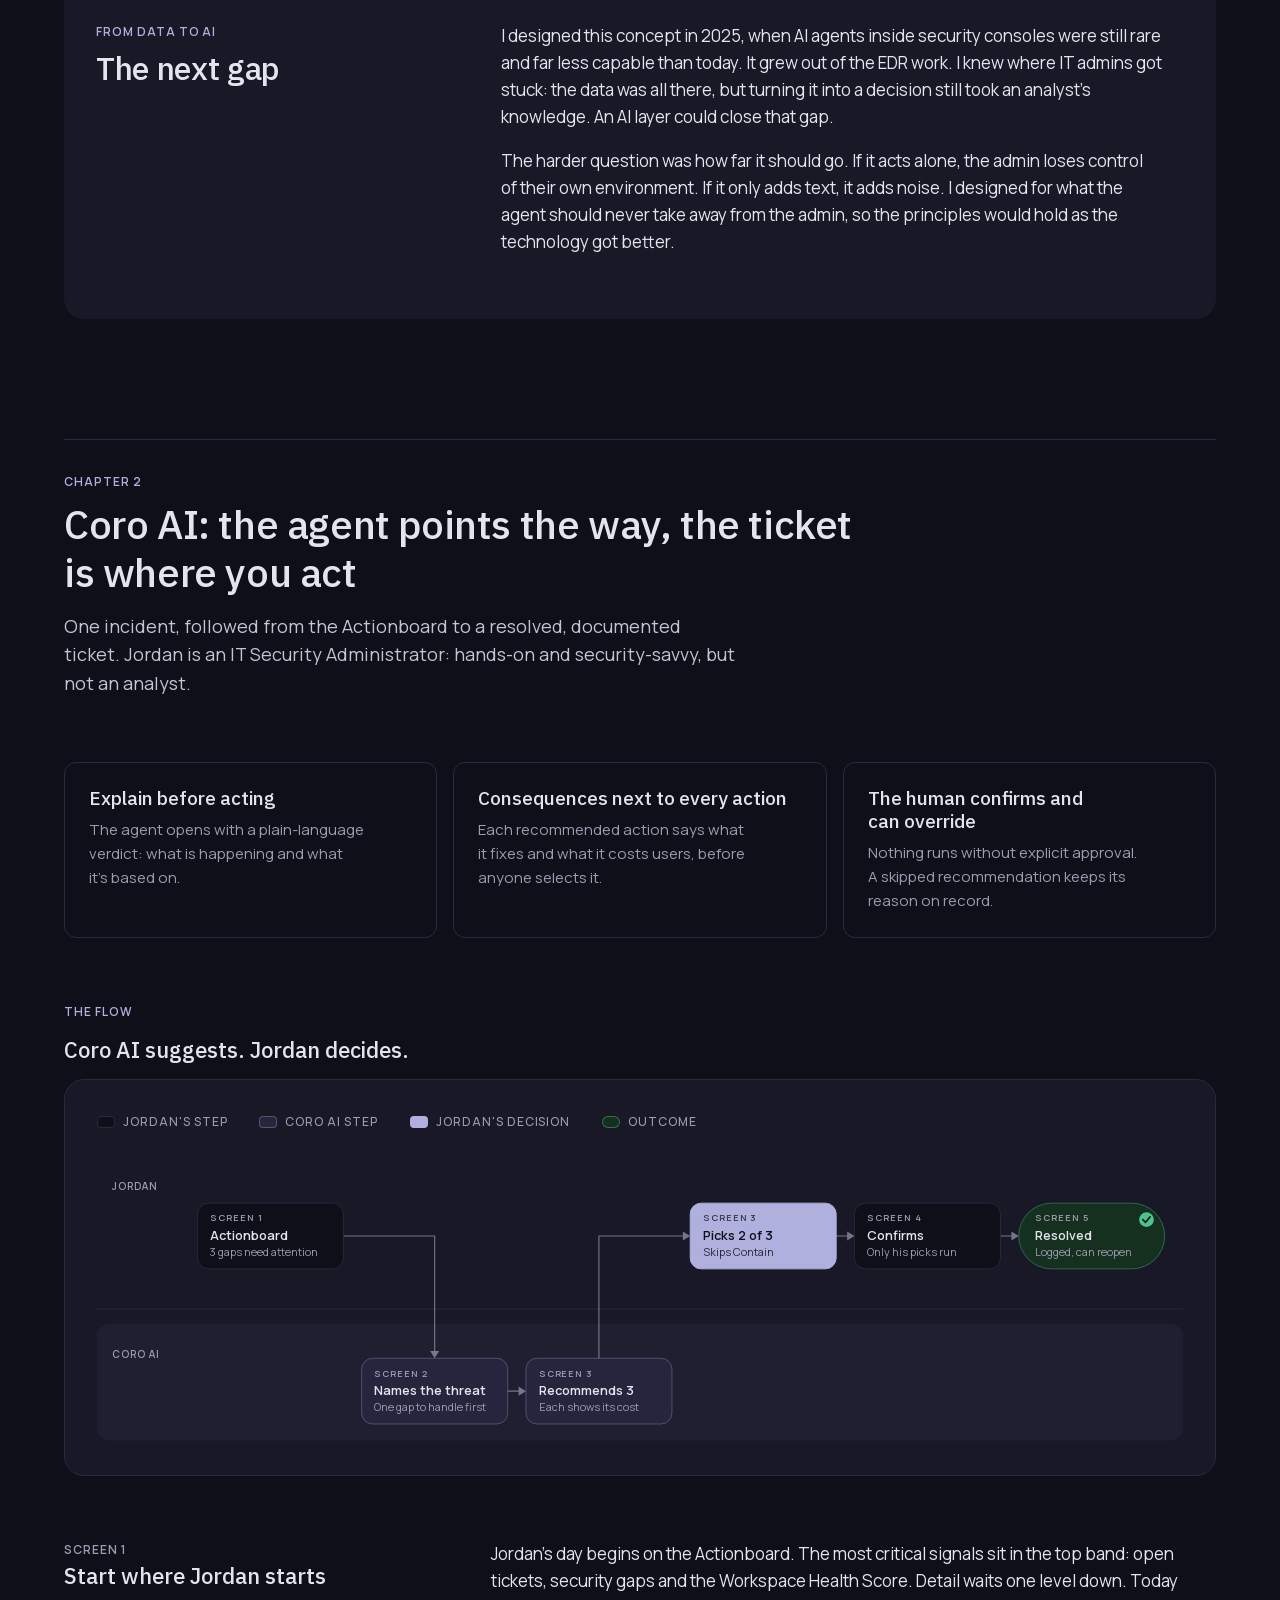
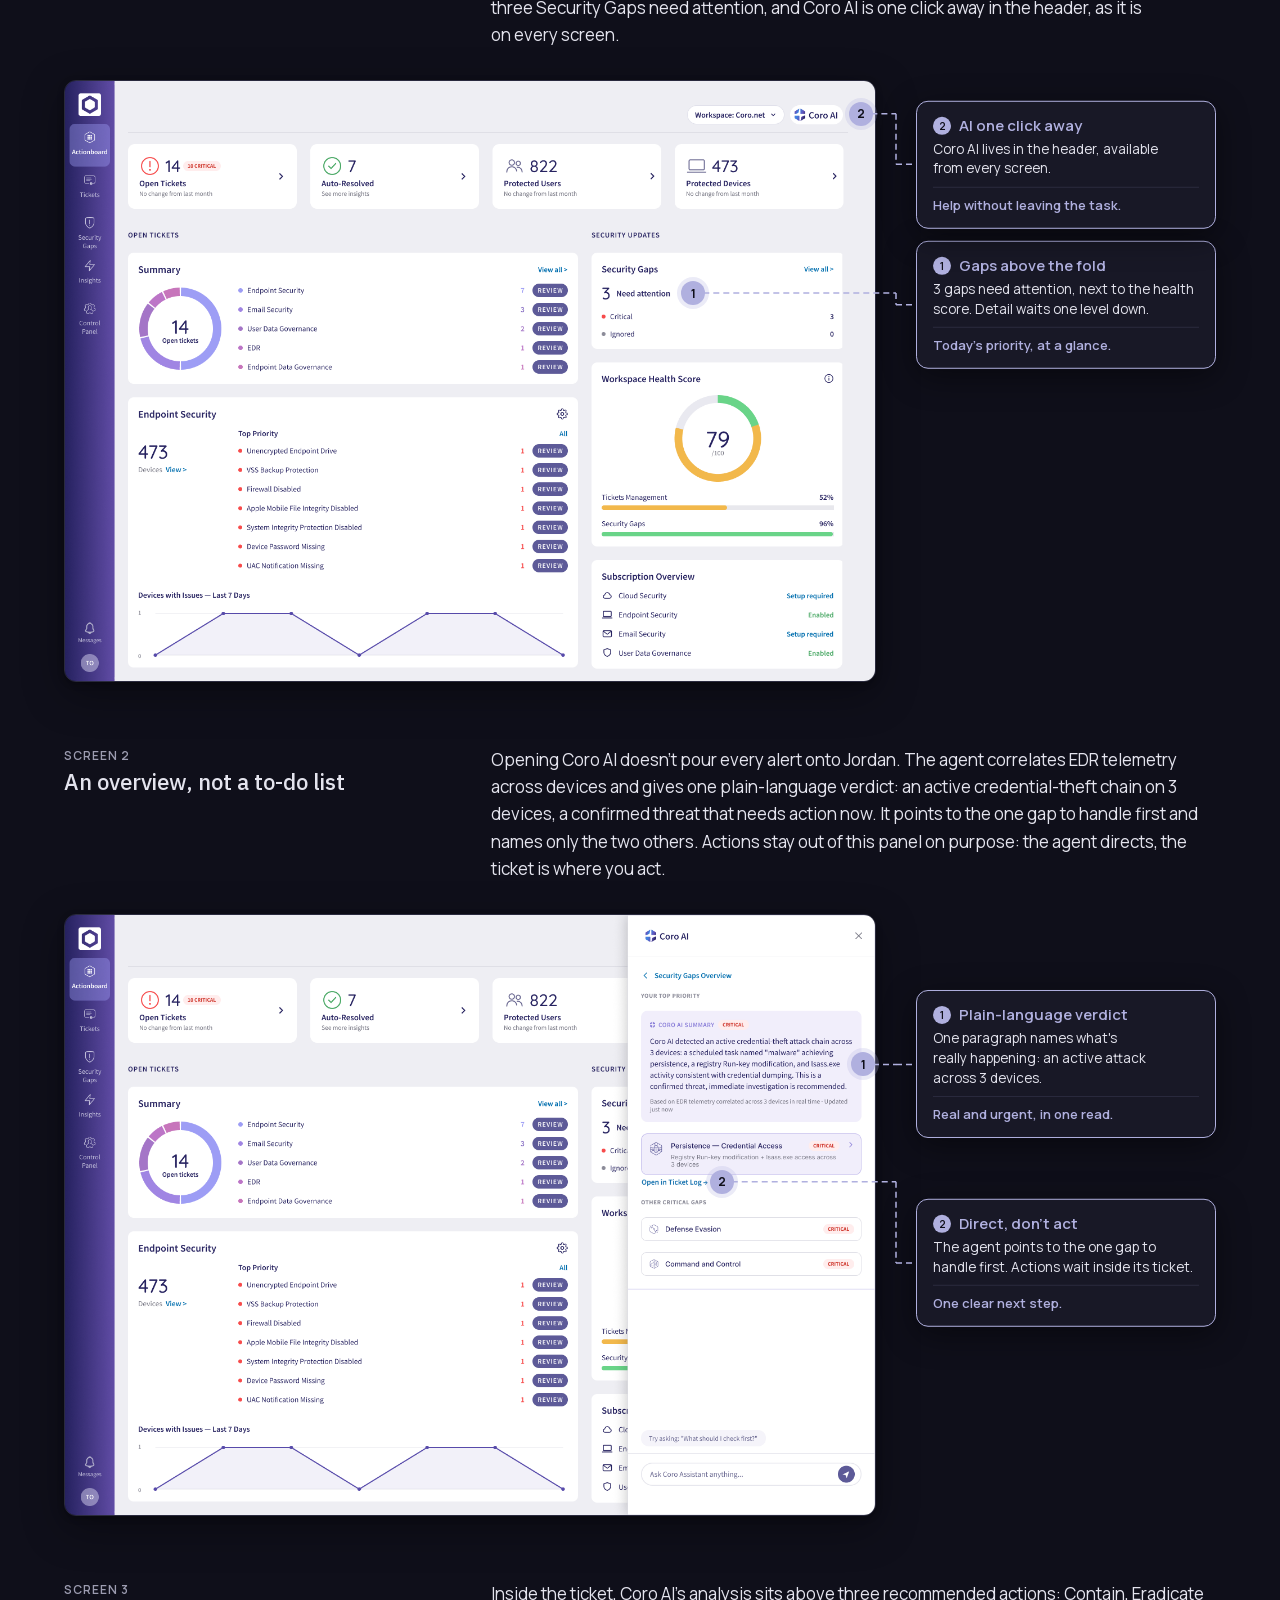
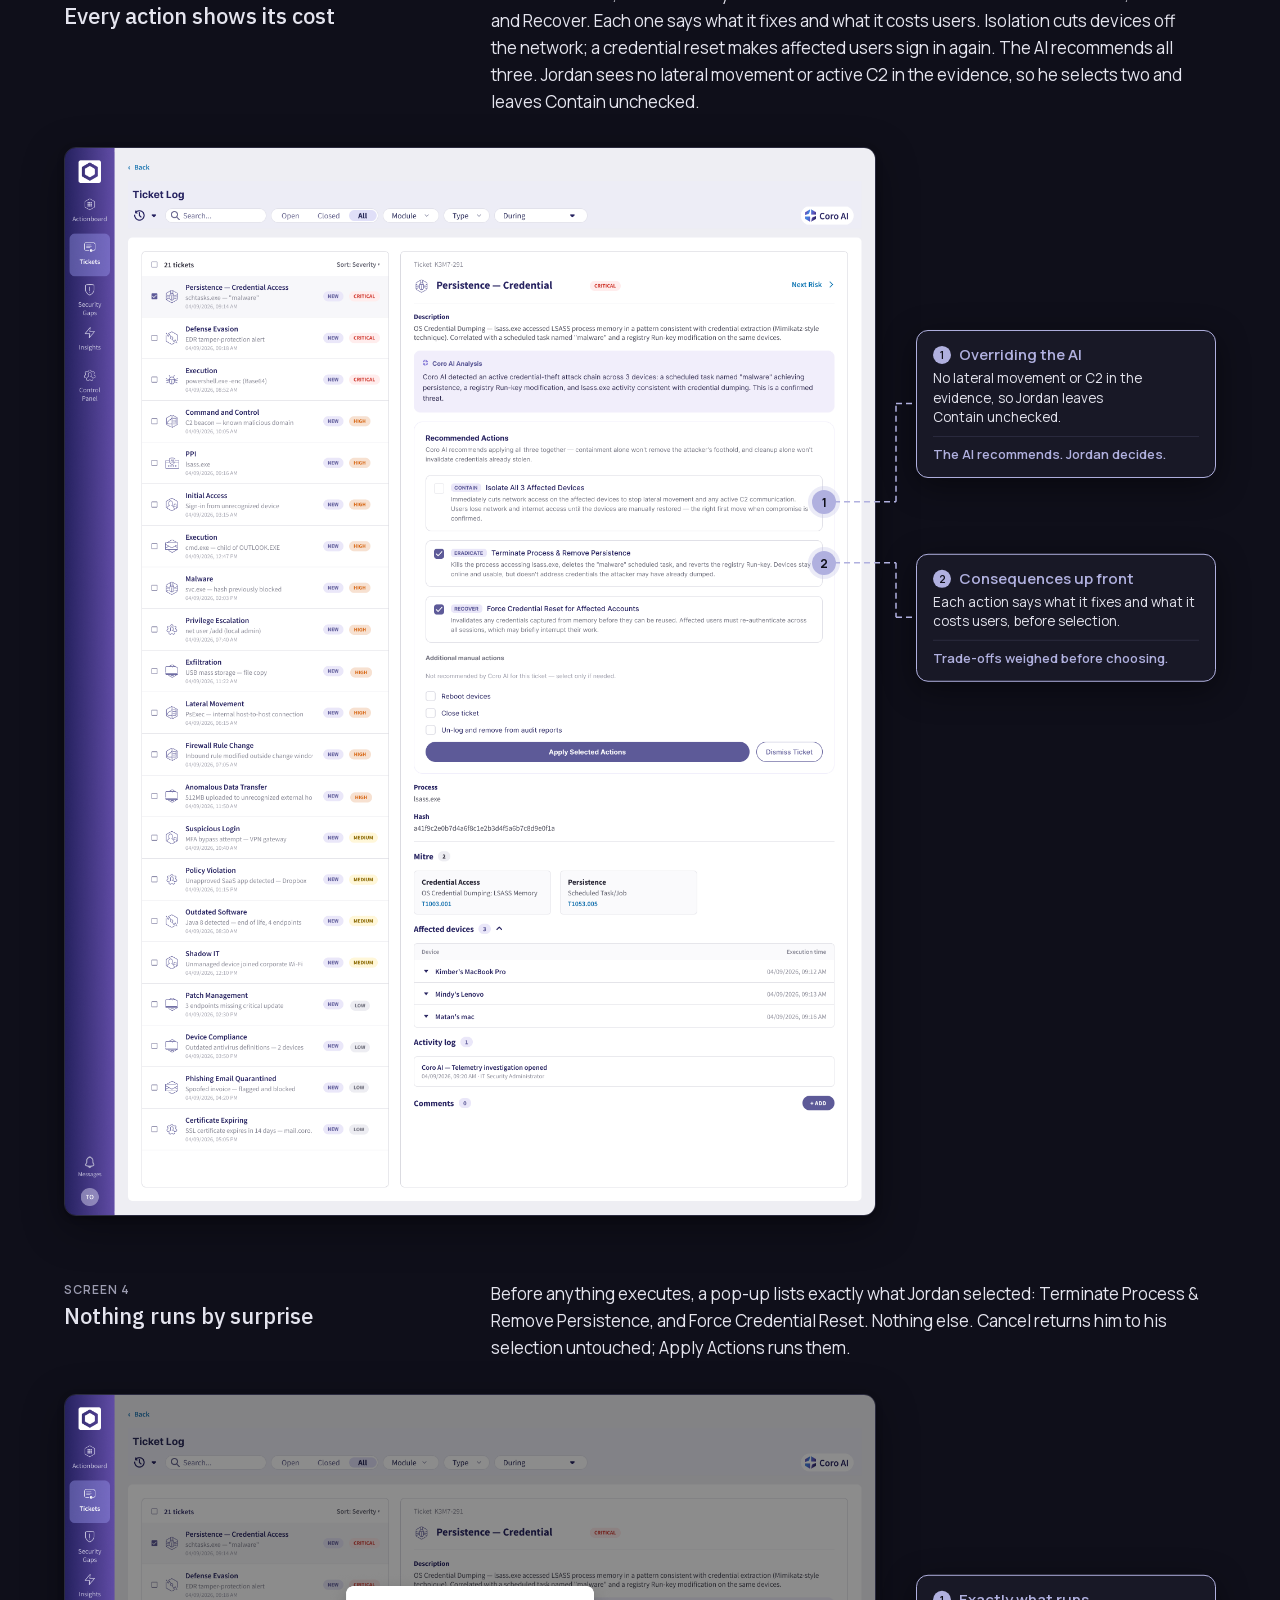
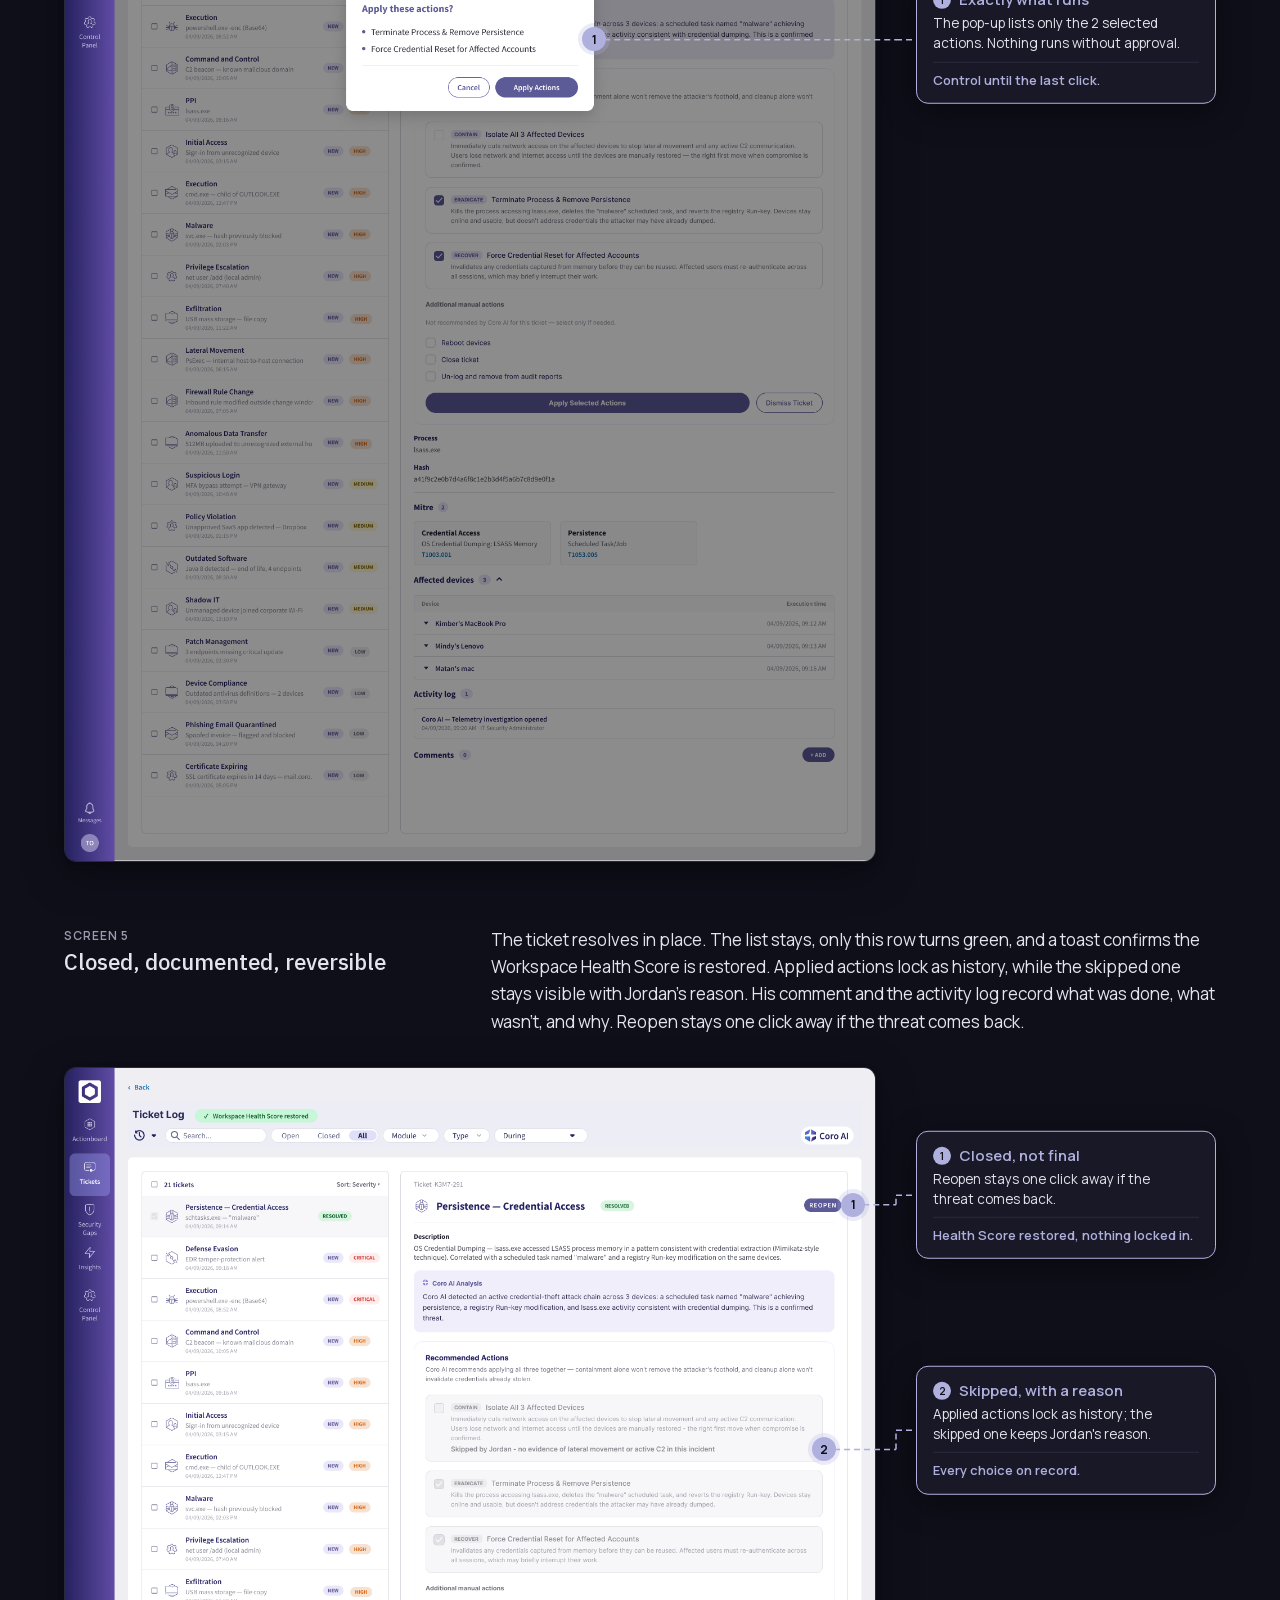
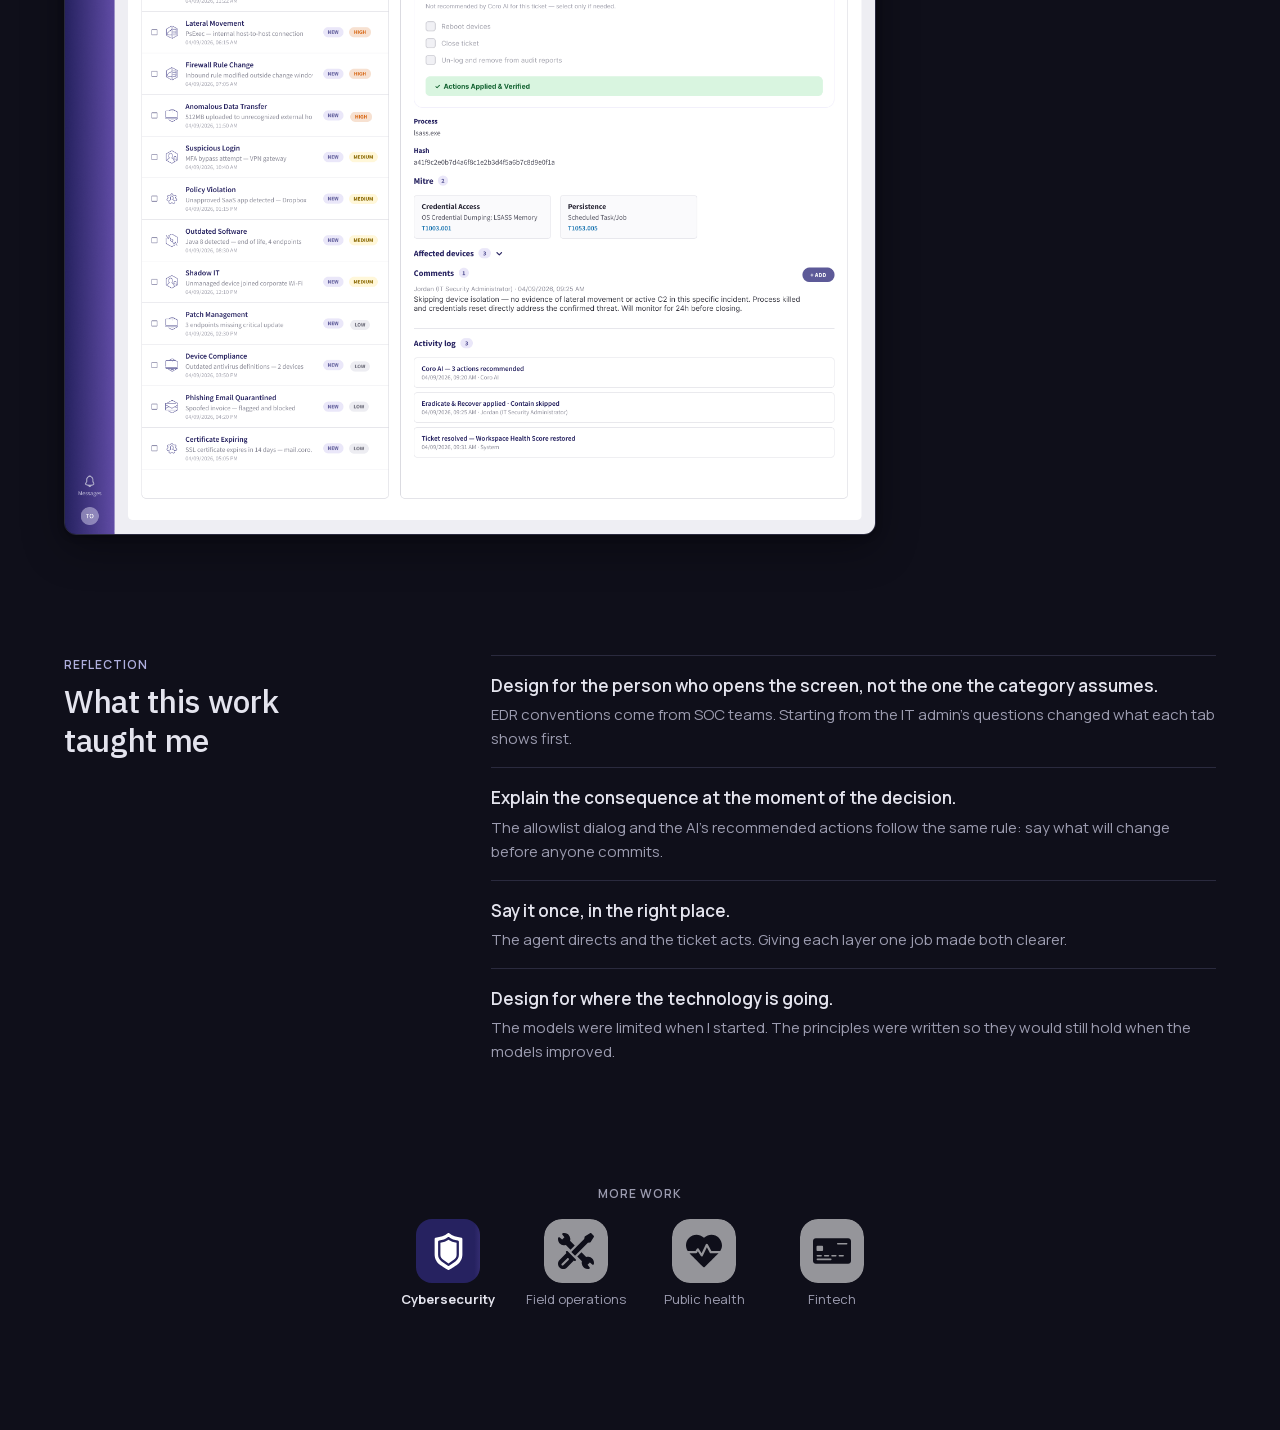
<file: work/coro/index.html>
<!doctype html><html lang="en"><head><meta charset="utf-8"><meta name="viewport" content="width=device-width, initial-scale=1"><title>Coro Case Study</title>
<meta name="description" content="EDR and an AI agent for IT teams. A case study by Tavor Olivier, product designer.">
<link rel="canonical" href="https://tavorolivier.com/work/coro/">
<link rel="icon" href="/favicon.ico" sizes="48x48">
<link rel="icon" href="/favicon.svg" type="image/svg+xml">
<link rel="apple-touch-icon" href="/apple-touch-icon.png">
<meta property="og:type" content="website">
<meta property="og:site_name" content="Tavor Olivier">
<meta property="og:title" content="Coro case study — Tavor Olivier">
<meta property="og:description" content="EDR and an AI agent for IT teams. A case study by Tavor Olivier, product designer.">
<meta property="og:url" content="https://tavorolivier.com/work/coro/">
<meta property="og:image" content="https://tavorolivier.com/shared/social/card-home.jpg">
<meta property="og:image:width" content="1200">
<meta property="og:image:height" content="630">
<meta property="og:image:alt" content="Tavor Olivier, Senior Product Designer">
<meta name="twitter:card" content="summary_large_image">
<link rel="stylesheet" href="../../shared/case-fonts.css">
<link rel="stylesheet" href="../../shared/header.css">
<link rel="stylesheet" href="../../shared/tabs.css">
<script src="../../shared/header.js"></script>
<style>
/* Dark-only page (decided 30 Oct). Layout: one 1200px column; sections alternate free text, 1fr:2fr, statement, 3 cards, annotated screens, flow.
   Tokens = Portfolio foundations/design-tokens.css (placeholders). Change values, keep names. */
:root {
  --bg:#0F0F1A; --surface:#181826; --surface-strong:#232335; --text:#E4E4EE; --text-muted:#9C9CB0; --border:#2A2A3E;
  --accent:#B0B0DF; --accent-hover:#C8C8EC; --accent-soft:#25253D; --on-accent:#0F0F1A; --success:#4CC48C; --success-soft:#16301F;
  --font-heading:"IBM Plex Sans", system-ui, -apple-system, "Segoe UI", sans-serif;
  --font-body:"Manrope", system-ui, -apple-system, "Segoe UI", sans-serif;
  --size-h1:48px; --size-h2:32px; --size-h3:22px; --size-body:17px; --size-small:14px; --size-eyebrow:12px;
  --weight-regular:400; --weight-medium:500; --weight-bold:600; --weight-heading:500;
  --leading-tight:1.2; --leading-body:1.6; --tracking-eyebrow:.08em;
  --space-xs:4px; --space-s:8px; --space-m:16px; --space-l:32px; --space-xl:64px; --space-2xl:120px;
  --container:1200px; --container-text:720px;
  --radius-s:8px; --radius-m:12px; --radius-l:20px;
  --shadow-card:0 2px 6px rgba(0,0,0,.25), 0 12px 40px rgba(0,0,0,.35);
  --shadow-float:0 8px 32px rgba(0,0,0,.45);
  --bubble-bg:#181826; --screen-frame:#2A2A3E;
  color-scheme:dark;
}


* { box-sizing:border-box; }
body { margin:0; background:var(--bg); color:var(--text); font-family:var(--font-body); font-size:var(--size-body); line-height:var(--leading-body); -webkit-font-smoothing:antialiased; }
.page { max-width:var(--container); margin:0 auto; padding-block:var(--space-xl) var(--space-2xl);
  padding-left:max(24px, env(safe-area-inset-left, 0px)); padding-right:max(24px, env(safe-area-inset-right, 0px)); }
.page > section + section { margin-top:var(--space-2xl); }
h1, h2, h3 { font-family:var(--font-heading); line-height:var(--leading-tight); text-wrap:balance; margin:0; }
h1 { font-size:var(--size-h1); font-weight:700; letter-spacing:-.02em; }
h2 { font-size:var(--size-h2); font-weight:var(--weight-heading); letter-spacing:-.01em; }
h3 { font-size:var(--size-h3); font-weight:var(--weight-heading); }
p { margin:0; }
.prose { max-width:var(--container-text); display:grid; gap:var(--space-m); }
.muted { color:var(--text-muted); }
.eyebrow { font-size:var(--size-eyebrow); letter-spacing:var(--tracking-eyebrow); text-transform:uppercase; font-weight:var(--weight-bold); color:var(--accent); margin-bottom:var(--space-s); }
a { color:var(--accent); text-underline-offset:3px; }
a:hover { color:var(--accent-hover); }
a:focus-visible, button:focus-visible { outline:2px solid var(--accent); outline-offset:3px; border-radius:4px; }

/* 1 Header */
.crumbs { font-size:14px; line-height:22.4px; font-weight:400; color:#D6DDEA; margin-bottom:var(--space-l); display:flex; align-items:center; gap:10px; flex-wrap:wrap; }
.crumbs__field { display:inline-flex; align-items:center; gap:6px; }
.crumbs__field svg { width:16px; height:16px; display:block; flex:none; }
.crumbs a { color:#fff; text-decoration:none; transition:color .15s ease; }
.crumbs a:hover { color:var(--accent); }
.crumbs a:focus-visible { outline:2px solid var(--text); outline-offset:3px; border-radius:4px; }
.header { display:grid; gap:var(--space-m); }
.role { font-size:var(--size-small); color:var(--text-muted); font-weight:var(--weight-medium); }
.chips { display:flex; flex-wrap:wrap; gap:var(--space-s); list-style:none; margin:var(--space-s) 0 0; padding:0; }
.chips li { font-size:13px; font-weight:var(--weight-medium); background:var(--surface-strong); border-radius:999px; padding:4px 12px; }

/* 2 Hero */
.hero { margin-top:var(--space-xl) !important; }
.shot { display:block; width:100%; height:auto; border:1px solid var(--screen-frame); border-radius:var(--radius-l); box-shadow:var(--shadow-card); background:var(--surface); }

/* 5 asymmetric */
.split { display:grid; grid-template-columns:1fr 2fr; gap:var(--space-xl); align-items:start; }
.split > * { min-width:0; }
.persona { margin-top:var(--space-l); background:var(--surface); border-radius:var(--radius-m); padding:20px; display:grid; gap:var(--space-s); }
.persona__top { display:flex; align-items:center; gap:12px; }
.avatar { width:40px; height:40px; border-radius:50%; background:var(--accent-soft); color:var(--accent); font-weight:700; display:grid; place-items:center; font-size:15px; flex:none; }
.persona__name { font-weight:var(--weight-bold); line-height:1.3; }
.persona__role { font-size:13px; color:var(--text-muted); line-height:1.3; }
.persona p { font-size:var(--size-small); color:var(--text-muted); }
.cut { margin-top:var(--space-m); border-left:2px solid var(--border); padding-left:var(--space-m); font-size:var(--size-small); color:var(--text-muted); }

/* rhythm break */
.statement { border-top:1px solid var(--border); border-bottom:1px solid var(--border); padding-block:var(--space-xl); }
.statement p { font-family:var(--font-heading); font-size:clamp(28px, 4.2vw, 48px); line-height:1.15; font-weight:var(--weight-heading); letter-spacing:-.02em; max-width:18ch; text-wrap:balance; }
.statement p span { color:var(--accent); }

/* 7 principles */
.section-head { display:grid; gap:var(--space-s); margin-bottom:var(--space-l); max-width:var(--container-text); }
.cards { display:grid; grid-template-columns:repeat(3, 1fr); gap:var(--space-m); counter-reset:p; }
.card { border:1px solid var(--border); border-radius:var(--radius-m); padding:24px; display:grid; gap:var(--space-s); align-content:start; }
.card h3 { font-size:19px; }
.card p { font-size:15px; color:var(--text-muted); }
.card__where { font-size:12px; color:var(--accent); font-weight:var(--weight-medium); margin-top:var(--space-xs); }

/* screens */
.moment { display:grid; gap:var(--space-l); }
.moment + .moment { margin-top:var(--space-xl); }
.moment__copy { display:grid; grid-template-columns:1fr 2fr; gap:var(--space-xl); }
.moment__copy > * { min-width:0; }
.stepnum { font-size:var(--size-eyebrow); letter-spacing:var(--tracking-eyebrow); text-transform:uppercase; color:var(--text-muted); font-weight:var(--weight-bold); margin-bottom:var(--space-xs); }

/* annotated screen */
.ann { --img-max:none; position:relative; display:grid; grid-template-columns:minmax(0, var(--img-max)) 300px; column-gap:40px; justify-content:center; }
.ann--1fr { grid-template-columns:minmax(0,1fr) 300px; }
.ann__img { position:relative; min-width:0; }
.ann__img img { display:block; width:100%; height:auto; border:1px solid var(--screen-frame); border-radius:var(--radius-m); box-shadow:var(--shadow-card); background:var(--surface); }
.ann__dot { position:absolute; width:24px; height:24px; border-radius:50%; background:var(--accent); color:var(--on-accent); font-size:12px; font-weight:700;
  display:grid; place-items:center; transform:translate(-50%,-50%); box-shadow:0 0 0 4px color-mix(in srgb, var(--accent) 25%, transparent); z-index:2; }
.ann__lines { position:absolute; inset:0; pointer-events:none; overflow:visible; z-index:1; }
.ann__lines line { stroke:var(--accent); stroke-width:1.5; stroke-dasharray:6 4; }
.ann__col { position:relative; min-width:0; }
.ann--L { grid-template-columns:300px minmax(0, var(--img-max)) 300px; }
.ann--L .ann__img { grid-column:2; grid-row:1; }
.ann--L .ann__col--left { grid-column:1; grid-row:1; }
.ann--L .ann__col--right { grid-column:3; grid-row:1; }
.ann--L.ann--noR { grid-template-columns:300px minmax(0, var(--img-max)); }
.bubble { position:absolute; left:0; right:0; background:var(--bubble-bg); border:1.5px solid var(--accent); border-radius:var(--radius-m); padding:14px 16px; box-shadow:var(--shadow-float); transform:translateY(-50%); }
.bubble__t { display:flex; gap:8px; align-items:baseline; font-weight:var(--weight-bold); font-size:15px; color:var(--accent); line-height:1.3; }
.bubble__n { flex:none; font-size:11px; width:18px; height:18px; border-radius:50%; background:var(--accent); color:var(--on-accent); display:inline-grid; place-items:center; transform:translateY(-1px); }
.bubble__d { font-size:13.5px; color:var(--text); line-height:1.45; margin-top:4px; }
.bubble__i { font-size:13px; font-weight:var(--weight-bold); color:var(--accent); line-height:1.4; margin-top:8px; padding-top:8px; border-top:1px solid var(--border); }
.legend { display:none; list-style:none; margin:var(--space-m) 0 0; padding:0; gap:12px; }

/* 9 deep-dive */
.dive-context { display:grid; grid-template-columns:1fr 2fr; gap:var(--space-xl); margin-bottom:var(--space-xl); }
.dive-context > * { min-width:0; }

/* flow diagram (from Portfolio foundations/flow-diagram-captions.html) */
.flow { display:grid; gap:var(--space-m); margin-bottom:var(--space-xl); }
.flow__card { background:var(--surface); border:1px solid var(--border); border-radius:var(--radius-l); padding:var(--space-l); overflow-x:auto; }
.flow__legend { display:flex; flex-wrap:wrap; gap:var(--space-m) var(--space-l); margin:0 0 var(--space-l); padding:0; list-style:none; }
.flow__legend li { display:flex; align-items:center; gap:var(--space-s); font-size:var(--size-eyebrow); letter-spacing:var(--tracking-eyebrow); text-transform:uppercase; color:var(--text-muted); font-weight:var(--weight-medium); }
.swatch { width:18px; height:12px; border-radius:4px; flex:none; }
.swatch--human { background:var(--bg); border:1px solid var(--border); }
.swatch--ai { background:var(--accent-soft); border:1px solid color-mix(in srgb, var(--accent) 35%, transparent); }
.swatch--decide { background:var(--accent); }
.swatch--end { background:var(--success-soft); border:1px solid color-mix(in srgb, var(--success) 45%, transparent); border-radius:999px; }
.flow__svg { width:100%; min-width:900px; height:auto; display:block; overflow:visible; }
.flow__svg text { font-family:var(--font-body); }
.lane-label { font-size:11px; letter-spacing:.1em; font-weight:600; fill:var(--text-muted); }
.lane-ai { fill:var(--accent-soft); opacity:.55; }
.lane-rule { stroke:var(--border); stroke-width:1; }
.node { fill:var(--bg); stroke:var(--border); stroke-width:1; }
.node--ai { fill:var(--accent-soft); stroke:color-mix(in srgb, var(--accent) 35%, transparent); }
.node--decide { fill:var(--accent); stroke:var(--accent); }
.node--end { fill:var(--success-soft); stroke:color-mix(in srgb, var(--success) 45%, transparent); }
.n-step { font-size:10px; letter-spacing:.1em; font-weight:600; fill:var(--text-muted); }
.n-title { font-size:14px; font-weight:600; fill:var(--text); }
.n-sub { font-size:12px; fill:var(--text-muted); }
.on-accent .n-step { fill:color-mix(in srgb, var(--on-accent) 75%, transparent); }
.on-accent .n-title { fill:var(--on-accent); }
.on-accent .n-sub { fill:color-mix(in srgb, var(--on-accent) 85%, transparent); }
.wire { fill:none; stroke:var(--text-muted); stroke-width:1.25; stroke-linecap:round; stroke-linejoin:round; opacity:.7; }
.head { fill:var(--text-muted); opacity:.7; }
.check { fill:var(--success); }
.check-mark { fill:none; stroke:var(--bg); stroke-width:1.8; stroke-linecap:round; stroke-linejoin:round; }
.n-cap { font-size:12px; fill:var(--text-muted); }
.flow__list { display:none; margin:0; padding:0; list-style:none; }
.flow__list li { position:relative; padding:0 0 var(--space-m) 28px; }
.flow__list li::before { content:""; position:absolute; left:4px; top:18px; width:10px; height:10px; border-radius:50%; background:var(--bg); border:2px solid var(--text-muted); }
.flow__list li::after { content:""; position:absolute; left:9px; top:32px; bottom:0; width:1.5px; background:var(--border); }
.flow__list li:last-child::after { display:none; }
.fstep { border-radius:var(--radius-m); padding:12px 14px; background:var(--bg); border:1px solid var(--border); }
.fstep--ai { background:var(--accent-soft); border-color:color-mix(in srgb, var(--accent) 35%, transparent); }
.fstep--decide { background:var(--accent); border-color:var(--accent); color:var(--on-accent); }
.fstep--end { background:var(--success-soft); border-color:color-mix(in srgb, var(--success) 45%, transparent); }
.fstep__meta { display:flex; justify-content:space-between; font-size:10px; letter-spacing:.1em; text-transform:uppercase; font-weight:600; color:var(--text-muted); margin-bottom:4px; }
.fstep--decide .fstep__meta, .fstep--decide .fstep__sub { color:color-mix(in srgb, var(--on-accent) 80%, transparent); }
.fstep__title { font-size:15px; font-weight:600; }
.fstep__sub { font-size:13px; color:var(--text-muted); }
.fstep__why { font-size:13px; margin-top:8px; color:var(--text-muted); }

/* 10 impact */
.impact { display:grid; grid-template-columns:1fr 2fr; gap:var(--space-xl); }
.impact > * { min-width:0; }
.outcomes { list-style:none; margin:0; padding:0; display:grid; gap:var(--space-m); }
.outcomes li { display:grid; grid-template-columns:24px 1fr; gap:12px; }
.tick { width:22px; height:22px; border-radius:50%; background:var(--success-soft); color:var(--success); display:grid; place-items:center; font-size:13px; font-weight:700; margin-top:2px; }
.lessons { margin-top:var(--space-l); display:grid; gap:var(--space-m); }
.lesson { border-top:1px solid var(--border); padding-top:var(--space-m); display:grid; gap:4px; }
.lesson strong { font-weight:var(--weight-bold); }
.lesson span { color:var(--text-muted); font-size:15px; }


.lede { font-size:20px; line-height:1.55; }
.compare { display:grid; grid-template-columns:1fr 1fr; gap:var(--space-m); margin-top:var(--space-s); }
.compare__card { border:1px solid var(--border); border-radius:var(--radius-m); padding:20px; display:grid; gap:6px; align-content:start; min-width:0; }
.compare__card--ours { border-color:var(--accent); background:var(--accent-soft); }
.compare__label { font-size:var(--size-eyebrow); letter-spacing:var(--tracking-eyebrow); text-transform:uppercase; font-weight:var(--weight-bold); color:var(--text-muted); }
.compare__card--ours .compare__label { color:var(--accent); }
.compare__card h3 { font-size:19px; }
.compare__card ul { margin:4px 0 0; padding-left:18px; font-size:15px; color:var(--text-muted); display:grid; gap:4px; }
.chapter-head { border-top:1px solid var(--border); padding-top:var(--space-l); margin-bottom:var(--space-xl); display:grid; gap:var(--space-s); }
.chapter-head > * { max-width:820px; }
.statement + section .chapter-head { border-top:0; padding-top:0; }
.chapter-head h2 { font-size:clamp(28px, 3.4vw, 40px); }
.chapter-head .muted { font-size:18px; line-height:1.6; color:#C4C4D3; max-width:680px; margin-top:var(--space-s); }
.chapter-head .eyebrow { margin:0; }
.stepnum--step { text-transform:uppercase !important; letter-spacing:var(--tracking-eyebrow) !important; font-style:normal !important; font-weight:var(--weight-bold) !important; font-size:var(--size-eyebrow) !important; }
.stepnum { text-transform:none; letter-spacing:0; font-style:italic; font-weight:var(--weight-medium); font-size:15px; }
.bridge { display:grid; grid-template-columns:1fr 2fr; gap:var(--space-xl); background:var(--surface); border-radius:var(--radius-l); padding:var(--space-xl) var(--space-l); }
.bridge > * { min-width:0; }
.cards--tight { margin-bottom:var(--space-xl); }
.lessons--first { margin-top:0; }

.outcome { margin-top:var(--space-xl); border-left:3px solid var(--accent); padding:4px 0 4px var(--space-l); max-width:var(--container-text); display:grid; gap:var(--space-xs); }
.outcome p:last-child { font-size:20px; line-height:1.5; }
.outcome .eyebrow { margin:0; }


/* No orphans: never leave a single word alone on the last line */
p, li, h1, h2, h3, .bubble__t, .bubble__d, .bubble__i, .legend b, .legend span { text-wrap: pretty; }
/* more work: field tabs. Matches Figma node 47:2512 (white chips, gray icons, active = gradient + white ring) */
.lbl { font-size:var(--size-eyebrow); letter-spacing:var(--tracking-eyebrow); text-transform:uppercase; font-weight:var(--weight-bold); color:var(--text-muted); margin:0 0 16px; text-align:center; }
.switch { display:flex; justify-content:center; flex-wrap:wrap; gap:8px; }
.sw { display:flex; flex-direction:column; align-items:center; gap:6px; width:120px; text-align:center; text-decoration:none; color:var(--text-muted); font-size:13px; line-height:1.6; }
.sw.on { color:var(--text); font-weight:700; }
.sw.soon { cursor:default; }
.sw:not(.on):not(.soon):hover { color:var(--text); }
.sw:focus-visible { outline:2px solid var(--text); outline-offset:4px; border-radius:12px; }
/* 11 CTA */
.cta { background:var(--accent-soft); border-radius:var(--radius-l); padding:var(--space-xl) var(--space-l); display:grid; gap:var(--space-m); justify-items:start; }
.cta__links { display:flex; flex-wrap:wrap; gap:var(--space-s) var(--space-l); font-weight:var(--weight-medium); }
.cta__links span { user-select:all; }


/* Hover zoom: every screen grows a little on hover so its UI reads better.
   Pointer devices only; bubbles and lines step back while a screen is zoomed. */
@media (hover: hover) and (pointer: fine) and (prefers-reduced-motion: no-preference) {
  .shot, .ann__img { transition: transform .35s cubic-bezier(.2,.7,.2,1), box-shadow .35s ease; transform-origin: center; }
  .shot:hover { transform: scale(1.08); box-shadow: var(--shadow-float); position: relative; z-index: 3; }
  .ann__img:hover { transform: scale(1.15); z-index: 5; }
  .ann__img:hover img { box-shadow: var(--shadow-float); }
  .ann__col .bubble, .ann__lines { transition: opacity .25s ease; }
  .ann:has(.ann__img:hover) .ann__lines { opacity: 0; }
  .ann:has(.ann__img:hover) .bubble { opacity: .35; }
  .ann__img { cursor: zoom-in; }
}

@media (max-width: 900px) { .cards { grid-template-columns:1fr; } }
@media (max-width: 1100px) {
  .ann--L { grid-template-columns:200px minmax(0, var(--img-max)) 200px; column-gap:24px; }
  .ann--L.ann--noR { grid-template-columns:200px minmax(0, var(--img-max)); }
}
@media (max-width: 767px) {
  .hero .shot { border-radius:7px; } /* phone: rounded less, about 2% of the width as on desktop */
  :root { --size-h1:34px; --size-h2:26px; --size-h3:20px; --size-body:16px; --space-2xl:80px; --space-xl:40px; }
  .page { padding-left:max(16px, env(safe-area-inset-left, 0px)); padding-right:max(16px, env(safe-area-inset-right, 0px)); }
  .split, .moment__copy, .dive-context, .impact, .bridge, .compare { grid-template-columns:1fr; gap:var(--space-m); }
  .bridge { padding:var(--space-l) var(--space-m); }
  .ann, .ann--1fr, .ann--L, .ann--L.ann--noR { grid-template-columns:minmax(0,1fr); }
  .ann--L .ann__img { grid-column:1; }
  .ann__col, .ann__lines { display:none; }
  .legend { display:grid; }
  .legend li { display:grid; grid-template-columns:22px 1fr; gap:10px; font-size:14px; }
  .legend .bubble__n { width:20px; height:20px; margin-top:2px; }
  .legend b { display:block; }
  .legend span.d { color:var(--text-muted); font-size:13px; }
  .legend span.i { display:block; color:var(--accent); font-weight:var(--weight-bold); font-size:13px; margin-top:2px; }
  .flow__card { padding:var(--space-m); }
  .flow__svg { display:none; }
  .flow__list { display:block; }
  .cta { padding:var(--space-l) var(--space-m); }
}
@media (prefers-reduced-motion: reduce) { * { scroll-behavior:auto !important; } }
</style>
</head>
<body>
<site-header current="coro" root="../../"></site-header>

<main class="page">

  <!-- 1 Opening -->
  <section class="header" aria-labelledby="title">
    <nav class="crumbs" aria-label="Breadcrumb"><span class="crumbs__field"><svg viewBox="0 0 16 16" fill="none" aria-hidden="true"><path fill-rule="evenodd" clip-rule="evenodd" fill="currentColor" d="M7.73251 15.9217C7.89501 16.026 8.10499 16.026 8.26749 15.9217C8.26749 15.9217 9.95001 14.852 11.4525 13.8955C13.04 12.8857 14 11.1357 14 9.25525V2.5C14 2.2465 13.81 2.033 13.5575 2.0035C11.475 1.759 9.65501 1.221 8.32001 0.114999C8.13501 -0.0382515 7.86499 -0.0382515 7.67999 0.114999C6.34499 1.221 4.525 1.759 2.4425 2.0035C2.19 2.033 2 2.2465 2 2.5V9.25525C2 11.1357 2.95999 12.8857 4.54749 13.8955C6.04999 14.852 7.73251 15.9217 7.73251 15.9217ZM7.70999 14.1565L5.01749 12.306C4.06749 11.653 3.5 10.5745 3.5 9.422V3.75C3.5 3.4975 3.6875 3.28475 3.94 3.25375C5.4225 3.0705 6.72001 2.7035 7.67001 1.87325C7.86001 1.709 8.13999 1.709 8.32999 1.87325C9.27999 2.7035 10.5775 3.0705 12.0625 3.25375C12.3125 3.28475 12.5 3.4975 12.5 3.75V9.422C12.5 10.5745 11.9325 11.653 10.9825 12.306L8.29001 14.1565L8.2175 14.2005L8.125 14.2345L8.04251 14.248H7.95749L7.875 14.2345L7.79501 14.206L7.73749 14.1757C7.72749 14.1697 7.71749 14.1632 7.70999 14.1565ZM8 13.1432L5.58499 11.482C4.90499 11.0155 4.5 10.2452 4.5 9.422V4.1855C5.855 3.9775 7.05 3.59075 8 2.8905C8.95 3.59075 10.145 3.9775 11.5 4.1855V9.422C11.5 10.2452 11.095 11.0155 10.415 11.482L8 13.1432Z"/></svg>Cybersecurity SaaS</span><span aria-hidden="true">·</span><a href="../../">All work</a></nav>
    <h1 id="title">Analyst-grade security, designed for IT teams</h1>
    <p class="role">First Product Designer, Coro</p>
    <ul class="chips" aria-label="Tags"><li>Cybersecurity</li><li>EDR</li><li>Telemetry</li><li>AI Agent</li><li>Enterprise SaaS</li></ul>
  </section>

  <section class="hero">
    <img class="shot" src="images/hero.png" width="1440" height="1066" alt="Coro console Actionboard: open tickets by module, an EDR panel with top detections, security gaps and a Workspace Health Score of 91">
  </section>

  <section class="prose" aria-label="Summary">
    <p class="lede">Coro is a cybersecurity platform for companies without a security team. As its first product designer, I designed the console, its design system, and the EDR module from zero. This case follows one thread through that work: taking tools built for security analysts and making them usable for IT people, for whom security is one part of a long day. It ends with an AI layer that takes the same idea one step further.</p>
  </section>

  <!-- 2 The user and the gap -->
  <section class="split" aria-labelledby="gap">
    <div>
      <p class="eyebrow">The user</p>
      <h2 id="gap">EDR is built for analysts. Coro's users are IT admins.</h2>
    </div>
    <div class="prose">
      <p>Endpoint detection and response (EDR) records what runs on every device and flags what looks malicious. In most products it assumes a security operations center: trained analysts who read process trees and write queries all day. Coro's customers usually don't have one.</p>
      <p>The person who opens the EDR is the IT admin, who also handles laptops, accounts and the printer that stopped working. They need to know what something means and what to do about it, and they search by what they already know: a device, a user, a program.</p>
    </div>
  </section>

  <!-- Rhythm break -->
  <section class="statement" aria-label="Guiding principle">
    <p>Keep the analyst's power. <span>Remove the analyst's requirements.</span></p>
  </section>

  <!-- 3 Chapter 1: EDR -->
  <section aria-labelledby="ch1">
    <div class="chapter-head">
      <p class="eyebrow">Chapter 1</p>
      <h2 id="ch1">EDR and Telemetry, made usable</h2>
      <p class="muted">The EDR module has three parts: Processes, Telemetry and Allow/Block lists. Each one started from a question an IT admin would actually ask.</p>
    </div>

    <div class="moment">
      <div class="moment__copy">
        <div><p class="stepnum">"What is this, and where is it running?"</p><h3>One process, every device</h3></div>
        <p>Raw EDR data arrives as separate events on separate devices. An IT admin doesn't think in events. They think in programs and machines. The Processes tab groups activity by process and shows how many devices run it, where it lives on disk, under which names, and which open tickets it has triggered. Response actions sit right on the process, so the next step is in the same place as the question.</p>
      </div>
      <div class="ann ann--1fr" data-screen="e1"></div>
    </div>

    <div class="moment">
      <div class="moment__copy">
        <div><p class="stepnum">"What will happen if I click this?"</p><h3>Say the consequence, block the dangerous choice</h3></div>
        <p>The Allow/Block list holds every exception, each with its reason. Allowing a process means the EDR stops watching it, which is a big decision to make in a small dialog. The dialog says in plain words what will change: no more tickets, and no data in Telemetry or Processes. When someone tries to allow a system process that attackers commonly abuse, the console stops them and explains why, instead of failing silently or trusting them blindly.</p>
      </div>
      <div class="ann ann--1fr" data-screen="e2"></div>
    </div>

    <div class="moment">
      <div class="moment__copy">
        <div><p class="stepnum">"Show me everything this user did on this device."</p><h3>Telemetry search without a query language</h3></div>
        <p>Investigating an incident often means searching several values at once: a specific user and a specific event. With single-value search, admins ran separate searches and cross-checked the results in their heads. The search bar became a guided query builder. Pick a field, an operator and a value, and each condition becomes a chip; chips stack into one combined query. The field menu opens into forensic values like registry keys, account events and scheduled tasks, and an expanded row lays out each record in labeled fields.</p>
      </div>
      <div class="ann ann--1fr" data-screen="e3"></div>
    </div>
    <div class="outcome">
      <p class="eyebrow">Outcome</p>
      <p>Opening EDR to IT admins meant more kinds of customers could use it. In this form it became part of Coro's product package, and it helped sell the module to existing customers and bring in new ones.</p>
    </div>
  </section>

  <!-- 4 Bridge -->
  <section class="bridge" aria-labelledby="bridge">
    <div>
      <p class="eyebrow">From data to AI</p>
      <h2 id="bridge">The next gap</h2>
    </div>
    <div class="prose">
      <p>I designed this concept in 2025, when AI agents inside security consoles were still rare and far less capable than today. It grew out of the EDR work. I knew where IT admins got stuck: the data was all there, but turning it into a decision still took an analyst's knowledge. An AI layer could close that gap.</p>
      <p>The harder question was how far it should go. If it acts alone, the admin loses control of their own environment. If it only adds text, it adds noise. I designed for what the agent should never take away from the admin, so the principles would hold as the technology got better.</p>
    </div>
  </section>

  <!-- 5 Chapter 2: Coro AI -->
  <section aria-labelledby="ch2">
    <div class="chapter-head">
      <p class="eyebrow">Chapter 2</p>
      <h2 id="ch2">Coro AI: the agent points the way, the ticket is where you act</h2>
      <p class="muted">One incident, followed from the Actionboard to a resolved, documented ticket. Jordan is an IT Security Administrator: hands-on and security-savvy, but not an analyst.</p>
    </div>

    <div class="cards cards--tight">
      <article class="card"><h3>Explain before acting</h3><p>The agent opens with a plain-language verdict: what is happening and what it's based on.</p></article>
      <article class="card"><h3>Consequences next to every action</h3><p>Each recommended action says what it fixes and what it costs users, before anyone selects it.</p></article>
      <article class="card"><h3>The human confirms and can override</h3><p>Nothing runs without explicit approval. A skipped recommendation keeps its reason on record.</p></article>
    </div>

    <div class="flow" aria-labelledby="flow-title">
      <p class="eyebrow" style="margin:0">The flow</p>
      <h3 id="flow-title">Coro AI suggests. Jordan decides.</h3>
      <div class="flow__card">
        <ul class="flow__legend" aria-label="Legend">
          <li><span class="swatch swatch--human"></span>Jordan's step</li>
          <li><span class="swatch swatch--ai"></span>Coro AI step</li>
          <li><span class="swatch swatch--decide"></span>Jordan's decision</li>
          <li><span class="swatch swatch--end"></span>Outcome</li>
        </ul>
        <svg class="flow__svg" viewBox="0 0 1190 306" role="img" aria-label="Flow: Actionboard, Coro AI names the threat, recommends 3 actions, Jordan picks 2, confirms, ticket resolved">
          <rect class="lane-ai" x="0" y="176" width="1190" height="128" rx="14"/>
          <line class="lane-rule" x1="0" y1="160" x2="1190" y2="160"/>
          <text class="lane-label" x="16" y="30">JORDAN</text>
          <text class="lane-label" x="16" y="214">CORO AI</text>
          <path class="wire" d="M270 80 H370 V206"/><path class="wire" d="M450 250 H462"/><path class="wire" d="M550 214 V80 H642"/><path class="wire" d="M810 80 H822"/><path class="wire" d="M990 80 H1002"/>
          <path class="head" d="M365 206 L370 214 L375 206 Z"/><path class="head" d="M462 245 L470 250 L462 255 Z"/><path class="head" d="M642 75 L650 80 L642 85 Z"/><path class="head" d="M822 75 L830 80 L822 85 Z"/><path class="head" d="M1002 75 L1010 80 L1002 85 Z"/>
          <rect class="node" x="110" y="44" width="160" height="72" rx="12"/>
          <text class="n-step" x="124" y="64">SCREEN 1</text><text class="n-title" x="124" y="84">Actionboard</text><text class="n-sub" x="124" y="102">3 gaps need attention</text>
          <rect class="node node--ai" x="290" y="214" width="160" height="72" rx="12"/>
          <text class="n-step" x="304" y="234">SCREEN 2</text><text class="n-title" x="304" y="254">Names the threat</text><text class="n-sub" x="304" y="272">One gap to handle first</text>
          <rect class="node node--ai" x="470" y="214" width="160" height="72" rx="12"/>
          <text class="n-step" x="484" y="234">SCREEN 3</text><text class="n-title" x="484" y="254">Recommends 3</text><text class="n-sub" x="484" y="272">Each shows its cost</text>
          <rect class="node node--decide" x="650" y="44" width="160" height="72" rx="12"/>
          <g class="on-accent"><text class="n-step" x="664" y="64">SCREEN 3</text><text class="n-title" x="664" y="84">Picks 2 of 3</text><text class="n-sub" x="664" y="102">Skips Contain</text></g>
          <rect class="node" x="830" y="44" width="160" height="72" rx="12"/>
          <text class="n-step" x="844" y="64">SCREEN 4</text><text class="n-title" x="844" y="84">Confirms</text><text class="n-sub" x="844" y="102">Only his picks run</text>
          <rect class="node node--end" x="1010" y="44" width="160" height="72" rx="36"/>
          <circle class="check" cx="1150" cy="62" r="8"/><path class="check-mark" d="M1146 62 l3 3 l5 -6"/>
          <text class="n-step" x="1028" y="64">SCREEN 5</text><text class="n-title" x="1028" y="84">Resolved</text><text class="n-sub" x="1028" y="102">Logged, can reopen</text>
        </svg>
        <ol class="flow__list">
          <li><div class="fstep"><div class="fstep__meta"><span>Jordan</span><span>Screen 1</span></div><p class="fstep__title">Actionboard</p><p class="fstep__sub">3 gaps need attention</p></div></li>
          <li><div class="fstep fstep--ai"><div class="fstep__meta"><span>Coro AI</span><span>Screen 2</span></div><p class="fstep__title">Names the threat</p><p class="fstep__sub">One gap to handle first</p></div></li>
          <li><div class="fstep fstep--ai"><div class="fstep__meta"><span>Coro AI</span><span>Screen 3</span></div><p class="fstep__title">Recommends 3 actions</p><p class="fstep__sub">Each shows its cost</p></div></li>
          <li><div class="fstep fstep--decide"><div class="fstep__meta"><span>Jordan decides</span><span>Screen 3</span></div><p class="fstep__title">Picks 2 of 3</p><p class="fstep__sub">Skips Contain</p></div></li>
          <li><div class="fstep"><div class="fstep__meta"><span>Jordan</span><span>Screen 4</span></div><p class="fstep__title">Confirms</p><p class="fstep__sub">Only his picks run</p></div></li>
          <li><div class="fstep fstep--end"><div class="fstep__meta"><span>Outcome</span><span>Screen 5</span></div><p class="fstep__title">Resolved</p><p class="fstep__sub">Logged, can reopen</p></div></li>
        </ol>
      </div>
    </div>

    <div class="moment">
      <div class="moment__copy">
        <div><p class="stepnum stepnum--step">Screen 1</p><h3>Start where Jordan starts</h3></div>
        <p>Jordan's day begins on the Actionboard. The most critical signals sit in the top band: open tickets, security gaps and the Workspace Health Score. Detail waits one level down. Today three Security Gaps need attention, and Coro AI is one click away in the header, as it is on every screen.</p>
      </div>
      <div class="ann ann--1fr" data-screen="1"></div>
    </div>

    <div class="moment">
      <div class="moment__copy">
        <div><p class="stepnum stepnum--step">Screen 2</p><h3>An overview, not a to-do list</h3></div>
        <p>Opening Coro AI doesn't pour every alert onto Jordan. The agent correlates EDR telemetry across devices and gives one plain-language verdict: an active credential-theft chain on 3 devices, a confirmed threat that needs action now. It points to the one gap to handle first and names only the two others. Actions stay out of this panel on purpose: the agent directs, the ticket is where you act.</p>
      </div>
      <div class="ann ann--1fr" data-screen="2"></div>
    </div>

    <div class="moment">
      <div class="moment__copy">
        <div><p class="stepnum stepnum--step">Screen 3</p><h3>Every action shows its cost</h3></div>
        <p>Inside the ticket, Coro AI's analysis sits above three recommended actions: Contain, Eradicate and Recover. Each one says what it fixes and what it costs users. Isolation cuts devices off the network; a credential reset makes affected users sign in again. The AI recommends all three. Jordan sees no lateral movement or active C2 in the evidence, so he selects two and leaves Contain unchecked.</p>
      </div>
      <div class="ann ann--1fr" data-screen="3"></div>
    </div>

    <div class="moment">
      <div class="moment__copy">
        <div><p class="stepnum stepnum--step">Screen 4</p><h3>Nothing runs by surprise</h3></div>
        <p>Before anything executes, a pop-up lists exactly what Jordan selected: Terminate Process &amp; Remove Persistence, and Force Credential Reset. Nothing else. Cancel returns him to his selection untouched; Apply Actions runs them.</p>
      </div>
      <div class="ann ann--1fr" data-screen="4"></div>
    </div>

    <div class="moment">
      <div class="moment__copy">
        <div><p class="stepnum stepnum--step">Screen 5</p><h3>Closed, documented, reversible</h3></div>
        <p>The ticket resolves in place. The list stays, only this row turns green, and a toast confirms the Workspace Health Score is restored. Applied actions lock as history, while the skipped one stays visible with Jordan's reason. His comment and the activity log record what was done, what wasn't, and why. Reopen stays one click away if the threat comes back.</p>
      </div>
      <div class="ann ann--1fr" data-screen="5"></div>
    </div>
  </section>

  <!-- 7 Reflection -->
  <section class="impact" aria-labelledby="impact">
    <div>
      <p class="eyebrow">Reflection</p>
      <h2 id="impact">What this work taught me</h2>
    </div>
    <div>
      <div class="lessons lessons--first">
        <div class="lesson"><strong>Design for the person who opens the screen, not the one the category assumes.</strong><span>EDR conventions come from SOC teams. Starting from the IT admin's questions changed what each tab shows first.</span></div>
        <div class="lesson"><strong>Explain the consequence at the moment of the decision.</strong><span>The allowlist dialog and the AI's recommended actions follow the same rule: say what will change before anyone commits.</span></div>
        <div class="lesson"><strong>Say it once, in the right place.</strong><span>The agent directs and the ticket acts. Giving each layer one job made both clearer.</span></div>
        <div class="lesson"><strong>Design for where the technology is going.</strong><span>The models were limited when I started. The principles were written so they would still hold when the models improved.</span></div>
      </div>
    </div>
  </section>

  <!-- More work -->
  <section class="more" aria-label="More work">
    <p class="lbl">More work</p>
    <svg width="0" height="0" style="position:absolute" aria-hidden="true" focusable="false"><defs><symbol id="sw-shield" viewBox="0 0 37 37"><path fill-rule="evenodd" clip-rule="evenodd" d="M17.8814 36.819C18.2572 37.0601 18.7428 37.0601 19.1186 36.819C19.1186 36.819 23.0094 34.3452 26.4839 32.1333C30.155 29.7983 32.375 25.7514 32.375 21.4027V5.78123C32.375 5.19501 31.9356 4.70129 31.3517 4.63307C26.5359 4.06767 22.3272 2.82354 19.24 0.265915C18.8122 -0.0884756 18.1878 -0.0884756 17.76 0.265915C14.6728 2.82354 10.4641 4.06767 5.64829 4.63307C5.06439 4.70129 4.625 5.19501 4.625 5.78123V21.4027C4.625 25.7514 6.84497 29.7983 10.5161 32.1333C13.9906 34.3452 17.8814 36.819 17.8814 36.819ZM17.8294 32.7369L11.6029 28.4576C9.40606 26.9475 8.09375 24.4535 8.09375 21.7884V8.67185C8.09375 8.08795 8.52735 7.59596 9.11126 7.52427C12.5395 7.10051 15.54 6.25182 17.7369 4.33187C18.1763 3.95204 18.8237 3.95204 19.2631 4.33187C21.46 6.25182 24.4605 7.10051 27.8945 7.52427C28.4727 7.59596 28.9062 8.08795 28.9062 8.67185V21.7884C28.9062 24.4535 27.5939 26.9475 25.3971 28.4576L19.1706 32.7369L19.003 32.8386L18.7891 32.9173L18.5983 32.9485H18.4017L18.2109 32.9173L18.026 32.8514L17.8929 32.7814C17.8698 32.7675 17.8467 32.7525 17.8294 32.7369ZM18.5 30.3937L12.9153 26.5521C11.3428 25.4733 10.4062 23.6921 10.4062 21.7884V9.67894C13.5397 9.19794 16.3031 8.30359 18.5 6.68426C20.6969 8.30359 23.4603 9.19794 26.5938 9.67894V21.7884C26.5938 23.6921 25.6572 25.4733 24.0847 26.5521L18.5 30.3937Z" fill="currentColor"/></symbol><symbol id="sw-tools" viewBox="0 0 36 36"><path d="M12.0585 7.83246C12.2837 7.03849 12.3488 6.19566 12.2467 5.37511C12.0769 4.00859 11.472 2.7713 10.4977 1.79698C10.2432 1.54245 9.96356 1.30816 9.66663 1.10088C8.6355 0.380953 7.42198 0.000211053 6.15748 1.15901e-07C5.79572 -7.01966e-05 5.43164 0.0318517 5.07495 0.0949923C4.69948 0.161508 4.39812 0.415828 4.26902 0.775125C4.13937 1.13576 4.21003 1.52515 4.45802 1.81673L6.42495 4.12966L4.12973 6.42487L1.81688 4.45795C1.52515 4.20989 1.13569 4.1393 0.775055 4.26902C0.415688 4.39833 0.161438 4.69969 0.0949923 5.07495C0.0318517 5.43129 -7.01966e-05 5.79551 1.15901e-07 6.15741C0.000281366 7.42198 0.380953 8.6355 1.10088 9.66663C1.30795 9.96328 1.54216 10.2428 1.79698 10.4977C2.7713 11.472 4.00859 12.0769 5.37511 12.2467C6.19566 12.3488 7.03842 12.2837 7.83246 12.0585L12.531 16.757L16.757 12.531L12.0585 7.83246Z" fill="currentColor"/><path d="M23.9415 28.1676C23.7163 28.9616 23.6512 29.8044 23.7532 30.6249C23.9231 31.9915 24.5279 33.2288 25.5023 34.2031C25.7572 34.458 26.0367 34.6921 26.3334 34.8992C27.3646 35.6191 28.578 35.9998 29.8426 36.0001C30.2045 36.0001 30.5687 35.9682 30.9251 35.9051C31.3003 35.8385 31.6017 35.5844 31.731 35.225C31.8608 34.8644 31.7901 34.475 31.542 34.1833L29.5751 31.8704L31.8703 29.5752L34.1833 31.5421C34.4748 31.7901 34.8643 31.8608 35.2249 31.7311C35.5842 31.6019 35.8386 31.3006 35.905 30.9251C35.9681 30.5685 36.0001 30.2043 36 29.8427C35.9998 28.5781 35.619 27.3646 34.8991 26.3334C34.6918 26.0365 34.4576 25.7569 34.203 25.5023C33.2287 24.528 31.9914 23.9232 30.6249 23.7533C29.8043 23.6513 28.9616 23.7164 28.1675 23.9415L23.469 19.243L19.243 23.4691L23.9415 28.1676Z" fill="currentColor"/><path d="M35.6894 2.69549L33.3045 0.310628C32.9523 -0.0416373 32.4127 -0.10084 31.9925 0.166628L27.0701 3.29898C26.8289 3.45254 26.6583 3.70138 26.6022 3.98193L26.1805 6.0906L13.2908 18.9803L17.0197 22.7092L29.9093 9.81948L32.0181 9.39775C32.2986 9.34164 32.5474 9.17106 32.701 8.92975L35.8332 4.00759C36.1008 3.58733 36.0417 3.04775 35.6894 2.69549Z" fill="currentColor"/><path d="M17.6412 26.3138L9.68626 18.3588C9.27437 17.947 8.60661 17.947 8.19472 18.3588C7.78283 18.7707 7.78283 19.4385 8.19472 19.8504L8.44334 20.099L1.54217 27.0002C-0.513976 29.0563 -0.513976 32.4018 1.54217 34.4579C3.59832 36.5141 6.94379 36.5141 8.99994 34.4579L15.9011 27.5568L16.1497 27.8054C16.5616 28.2173 17.2294 28.2173 17.6413 27.8054C18.053 27.3935 18.053 26.7257 17.6412 26.3138ZM10.6104 26.8813L5.24335 32.2483C4.83146 32.6602 4.1637 32.6602 3.75181 32.2483C3.33992 31.8364 3.33992 31.1687 3.75181 30.7568L9.11884 25.3897C9.53073 24.9779 10.1985 24.9779 10.6104 25.3897C11.0222 25.8016 11.0222 26.4694 10.6104 26.8813Z" fill="currentColor"/></symbol><symbol id="sw-health" viewBox="0 0 36 36"><path d="M17.9898 4.74549C10.1429 -2.11775 0.165634 3.91249 0.00202879 12.0875C-0.0396633 14.1709 0.561744 16.2003 1.75886 18.0712H9.51824L10.8984 15.7709C11.2991 15.1031 12.2689 15.0816 12.6924 15.7474L15.6043 20.3232L19.849 11.3624C20.2191 10.5806 21.3223 10.5557 21.7306 11.3139L25.3691 18.0712H34.2207C40.7776 7.82326 27.8188 -3.85132 17.9898 4.74549Z" fill="currentColor"/><path d="M23.8107 19.6257L20.8623 14.1501L16.693 22.9519C16.3383 23.7007 15.295 23.7658 14.8502 23.0666L11.8291 18.3193L11.0197 19.6683C10.8291 19.986 10.4858 20.1803 10.1154 20.1803H3.42719C3.63684 20.3997 2.51945 19.2846 17.2459 33.9348C17.6572 34.344 18.3221 34.3441 18.7335 33.9348C33.2333 19.51 32.343 20.3993 32.5522 20.1803H24.7392C24.3512 20.1804 23.9946 19.9674 23.8107 19.6257Z" fill="currentColor"/></symbol><symbol id="sw-gov" viewBox="0 0 36 36"><path d="M33.165 10.1081L19.0688 2.52C18.405 2.16 17.6006 2.16 16.9369 2.52L2.83502 10.1081C2.46939 10.305 2.23877 10.6875 2.23877 11.1037V13.1681C2.23877 13.7925 2.74502 14.2987 3.36939 14.2987H32.6194C33.2438 14.2987 33.75 13.7925 33.75 13.1681V11.1037C33.75 10.6875 33.5194 10.305 33.1538 10.1081H33.165ZM18 11.3681C16.7456 11.3681 15.7275 10.35 15.7275 9.09562C15.7275 7.84125 16.7456 6.82312 18 6.82312C19.2544 6.82312 20.2725 7.84125 20.2725 9.09562C20.2725 10.35 19.2544 11.3681 18 11.3681Z" fill="currentColor"/><path d="M31.9781 30.0262H4.02188C3.04313 30.0262 2.25 30.8194 2.25 31.7981V33.1256C2.25 33.4687 2.52562 33.7444 2.86875 33.7444H33.1313C33.4744 33.7444 33.75 33.4687 33.75 33.1256V31.7981C33.75 30.8194 32.9569 30.0262 31.9781 30.0262Z" fill="currentColor"/><path d="M4.56189 15.4293V28.9012H7.97064V19.7718C7.97064 18.6074 8.91564 17.6624 10.08 17.6624C11.2444 17.6624 12.1894 18.6074 12.1894 19.7718V28.9012H15.8906V19.7718C15.8906 18.6074 16.8356 17.6624 18 17.6624C19.1644 17.6624 20.1094 18.6074 20.1094 19.7718V28.9012H23.8106V19.7718C23.8106 18.6074 24.7556 17.6624 25.92 17.6624C27.0844 17.6624 28.0294 18.6074 28.0294 19.7718V28.9012H31.4381V15.4293H4.56189Z" fill="currentColor"/></symbol><symbol id="sw-fin" viewBox="0 0 38 38"><path d="M35.2113 6.14685H2.78878C1.25103 6.14685 0 7.39788 0 8.93563V29.0645C0 30.6022 1.25103 31.8532 2.78878 31.8532H35.2112C36.749 31.8532 38 30.6022 38 29.0645V8.93563C38.0001 7.39788 36.749 6.14685 35.2113 6.14685ZM11.6892 22.8846H15.4562C15.9082 22.8846 16.2744 23.251 16.2744 23.7029C16.2744 24.1548 15.9081 24.5211 15.4562 24.5211H11.6892C11.2372 24.5211 10.8709 24.1548 10.8709 23.7029C10.8709 23.251 11.2373 22.8846 11.6892 22.8846ZM3.53876 14.677C3.53876 14.225 3.9051 13.8587 4.35702 13.8587H9.25903C9.71102 13.8587 10.0773 14.2251 10.0773 14.677V18.2212C10.0773 18.6731 9.71095 19.0394 9.25903 19.0394H4.35702C3.90503 19.0394 3.53876 18.6731 3.53876 18.2212V14.677ZM4.35702 22.8846H8.124C8.57599 22.8846 8.94226 23.251 8.94226 23.7029C8.94226 24.1548 8.57592 24.5211 8.124 24.5211H4.35702C3.90503 24.5211 3.53876 24.1548 3.53876 23.7029C3.53876 23.251 3.90518 22.8846 4.35702 22.8846ZM17.8051 28.1599H4.35702C3.90503 28.1599 3.53876 27.7935 3.53876 27.3416C3.53876 26.8897 3.9051 26.5233 4.35702 26.5233H17.8051C18.2571 26.5233 18.6234 26.8897 18.6234 27.3416C18.6234 27.7935 18.2571 28.1599 17.8051 28.1599ZM22.7883 24.5211H19.0213C18.5693 24.5211 18.2031 24.1548 18.2031 23.7029C18.2031 23.251 18.5694 22.8846 19.0213 22.8846H22.7883C23.2403 22.8846 23.6066 23.251 23.6066 23.7029C23.6066 24.1548 23.2403 24.5211 22.7883 24.5211ZM30.1205 24.5211H26.3535C25.9015 24.5211 25.5352 24.1548 25.5352 23.7029C25.5352 23.251 25.9016 22.8846 26.3535 22.8846H30.1205C30.5725 22.8846 30.9387 23.251 30.9387 23.7029C30.9387 24.1548 30.5723 24.5211 30.1205 24.5211ZM33.6431 12.5677H24.7584C24.3064 12.5677 23.9401 12.2014 23.9401 11.7495C23.9401 11.2976 24.3065 10.9312 24.7584 10.9312H33.6431C34.0951 10.9312 34.4613 11.2976 34.4613 11.7495C34.4613 12.2014 34.0949 12.5677 33.6431 12.5677Z" fill="currentColor"/></symbol></defs></svg>
    <div class="switch">
      <a class="sw sw--cyber on" aria-current="page" href="#top"><span class="chip"><svg aria-hidden="true"><use href="#sw-shield"/></svg></span>Cybersecurity</a>
      <a class="sw sw--field" href="../wellcheck/"><span class="chip"><svg aria-hidden="true"><use href="#sw-tools"/></svg></span>Field operations</a>
      <a class="sw sw--health" href="../just-say-know/"><span class="chip"><svg aria-hidden="true"><use href="#sw-health"/></svg></span>Public health</a>
      <a class="sw sw--fin" href="../bit/"><span class="chip"><svg aria-hidden="true"><use href="#sw-fin"/></svg></span>Fintech</a>
    </div>
  </section>
</main>

<script>
/* Annotated screens: dots sit on the image at x/y (% of the image),
   bubbles sit in the side column at the same height; a dashed line joins them.
   On phones the column hides and a numbered legend shows under the image. */
const SCREENS = {
  e1: { src:'images/edr-processes.png', w:1440, h:1934, alt:'EDR Processes tab: processes grouped with device counts, and a detail panel for Powershell.exe with known paths, aliases, open tickets and an open Actions menu', notes:[
    { x:40.6, y:16.4, by:12, i:"No digging through raw events.", t:'Grouped by process', d:'One row per program, with how many devices run it.' },
    { x:93.3, y:21.2, by:27, i:"From question to action in one place.", t:'Context and action, together', d:'Open tickets and response actions sit on the process itself.' } ]},
  e2: { src:'images/edr-allowlist.png', w:1440, h:1024, alt:'Add to allowlist dialog open over the Allow/Block list, explaining that allowed processes will not generate tickets or telemetry, with an error that a system process hash cannot be allowed', notes:[
    { x:79.8, y:37.2, by:30, i:"Decide knowing what changes.", t:'The consequence, in words', d:'Allowed means no more tickets and no data in Telemetry or Processes.' },
    { x:69.6, y:54.2, by:66, i:"Safe by default, never silent.", t:'A guardrail with a reason', d:'Risky system processes are refused, and the message says why.' } ]},
  e3: { src:'images/edr-telemetry-search.png', w:1440, h:1934, alt:'Telemetry search with two chips, Username equals Ira and Event ID equals 4624, the field menu open on Registry key values, and one result row expanded into labeled fields and process details', notes:[
    { x:69, y:30.7, by:24, i:"Analyst-level search, IT-level effort.", t:'Guided query, no syntax', d:'Pick a field from the menu, even deep forensic values, and each condition becomes a chip.' },
    { x:69.4, y:49.6, by:50, i:"Read evidence at a glance.", t:'Raw record, organized', d:'The expanded row splits a forensic event into labeled fields and process details.' } ]},
  1: { src:'images/screen-1.png', w:1440, h:1066, alt:'Actionboard dashboard with open tickets, the Security Gaps card showing 3 that need attention, and the Workspace Health Score at 79', notes:[
    { x:77.5, y:35.4, i:"Today's priority, at a glance.", t:'Gaps above the fold', d:'3 gaps need attention, next to the health score. Detail waits one level down.' },
    { x:98.2, y:5.6, by:14, i:"Help without leaving the task.", t:'AI one click away', d:'Coro AI lives in the header, available from every screen.' } ]},
  2: { src:'images/screen-2.png', w:1440, h:1066, alt:'Coro AI panel with a summary of a credential-theft attack chain and the top-priority gap', notes:[
    { x:98.4, y:25, i:"Real and urgent, in one read.", t:'Plain-language verdict', d:"One paragraph names what's really happening: an active attack across 3 devices." },
    { x:81, y:44.5, by:58, i:"One clear next step.", t:"Direct, don't act", d:'The agent points to the one gap to handle first. Actions wait inside its ticket.' } ]},
  3: { src:'images/screen-3.png', w:1440, h:1896, alt:'Ticket Log with the selected ticket open: Coro AI analysis and three recommended actions; Eradicate and Recover are selected, Contain is not', notes:[
    { x:93.6, y:33.2, by:24, i:"The AI recommends. Jordan decides.", t:'Overriding the AI', d:'No lateral movement or C2 in the evidence, so Jordan leaves Contain unchecked.' },
    { x:93.6, y:38.9, by:44, i:"Trade-offs weighed before choosing.", t:'Consequences up front', d:'Each action says what it fixes and what it costs users, before selection.' } ]},
  4: { src:'images/screen-4.png', w:1440, h:1896, alt:'Confirmation pop-up over the Ticket Log listing the two selected actions with Cancel and Apply Actions buttons', notes:[
    { x:65.3, y:23, i:"Control until the last click.", t:'Exactly what runs', d:'The pop-up lists only the 2 selected actions. Nothing runs without approval.' } ]},
  5: { src:'images/screen-5.png', w:1440, h:1896, alt:"Resolved ticket in the Ticket Log: applied actions locked as history, Contain marked as skipped with Jordan's reason, Reopen button at the top", notes:[
    { x:97.2, y:12.9, by:12, i:"Health Score restored, nothing locked in.", t:'Closed, not final', d:'Reopen stays one click away if the threat comes back.' },
    { x:93.6, y:35.8, by:34, i:"Every choice on record.", t:'Skipped, with a reason', d:"Applied actions lock as history; the skipped one keeps Jordan's reason." } ]}
};

function buildScreen(el){
  const s = SCREENS[el.dataset.screen]; if(!s) return;
  const img = `<img src="${s.src}" width="${s.w}" height="${s.h}" alt="${s.alt.replace(/"/g,'&quot;')}">`;
  const dots = s.notes.map((n,i)=>`<span class="ann__dot" style="left:${n.x}%;top:${n.y}%" aria-hidden="true">${i+1}</span>`).join('');
  const bub = (n,i)=>`<div class="bubble" data-i="${i}" style="top:${n.by ?? n.y}%"><div class="bubble__t"><span class="bubble__n">${i+1}</span>${n.t}</div><p class="bubble__d">${n.d}</p>${n.i?`<p class="bubble__i">${n.i}</p>`:''}</div>`;
  const left = s.notes.map((n,i)=>n.side==='left'?bub(n,i):'').join(''), right = s.notes.map((n,i)=>n.side!=='left'?bub(n,i):'').join('');
  if (left) el.classList.add('ann--L'); if (left && !right) el.classList.add('ann--noR');
  const legend = s.notes.map((n,i)=>`<li><span class="bubble__n">${i+1}</span><div><b>${n.t}</b><span class="d">${n.d}</span>${n.i?`<span class="i">${n.i}</span>`:''}</div></li>`).join('');
  el.innerHTML = `<div class="ann__img">${img}${dots}</div>${left?`<div class="ann__col ann__col--left">${left}</div>`:''}${right?`<div class="ann__col ann__col--right">${right}</div>`:''}
    <ol class="legend">${legend}</ol><svg class="ann__lines" aria-hidden="true"></svg>`;
}
function spreadBubbles(el){
  el.querySelectorAll('.ann__col').forEach(col=>{
    if (getComputedStyle(col).display==='none') return;
    const bs=[...col.querySelectorAll('.bubble')];
    bs.forEach(b=>{ b.style.marginTop='0px'; });
    bs.sort((a,b)=>a.getBoundingClientRect().top-b.getBoundingClientRect().top);
    let prevBottom=-Infinity;
    bs.forEach(b=>{
      const r=b.getBoundingClientRect();
      const shift=Math.max(0, prevBottom+12-r.top);
      if (shift) b.style.marginTop=shift+'px';
      prevBottom=r.bottom+shift;
    });
  });
}
function drawLines(el){
  spreadBubbles(el);
  const svg = el.querySelector('.ann__lines'); if(!svg || getComputedStyle(svg).display==='none') return;
  const box = el.getBoundingClientRect();
  const dots = el.querySelectorAll('.ann__dot');
  let out = '';
  dots.forEach((d,i)=>{
    const bEl = el.querySelector(`.bubble[data-i="${i}"]`); if(!bEl) return;
    const a = d.getBoundingClientRect(), b = bEl.getBoundingClientRect();
    const x1 = a.left + a.width/2 - box.left, y1 = a.top + a.height/2 - box.top;
    const isLeft = b.right <= a.left;
    const x2 = (isLeft ? b.right : b.left) - box.left, y2 = b.top + b.height/2 - box.top;
    const mx = isLeft ? Math.min(x1 - 14, x2 + 20) : Math.max(x1 + 14, x2 - 20);
    out += `<line x1="${x1}" y1="${y1}" x2="${mx}" y2="${y1}"/><line x1="${mx}" y1="${y1}" x2="${mx}" y2="${y2}"/><line x1="${mx}" y1="${y2}" x2="${x2}" y2="${y2}"/>`;
  });
  svg.setAttribute('viewBox', `0 0 ${box.width} ${box.height}`);
  svg.innerHTML = out;
}

/* No orphans: bind the last two words of every text block with a non-breaking space */
function noOrphans(root){
  root.querySelectorAll('p, li, h1, h2, h3, .bubble__t, .bubble__d, .bubble__i, .legend b, .legend span.d, .legend span.i').forEach(el=>{
    const w = document.createTreeWalker(el, NodeFilter.SHOW_TEXT); let last=null, n;
    while ((n = w.nextNode())) if (n.nodeValue.trim()) last = n;
    if (last) last.nodeValue = last.nodeValue.replace(/\s+(\S+)\s*$/, '\u00A0$1');
  });
}
const anns = [...document.querySelectorAll('.ann')];
anns.forEach(buildScreen);
noOrphans(document);
const redraw = () => anns.forEach(drawLines);
anns.forEach(el => el.querySelector('img').addEventListener('load', redraw));
if ('ResizeObserver' in window) { const ro = new ResizeObserver(redraw); anns.forEach(el => ro.observe(el)); }
window.addEventListener('resize', redraw);
redraw();
</script>
<script src="../../shared/tabs.js"></script>
</body>
</html>
</file>
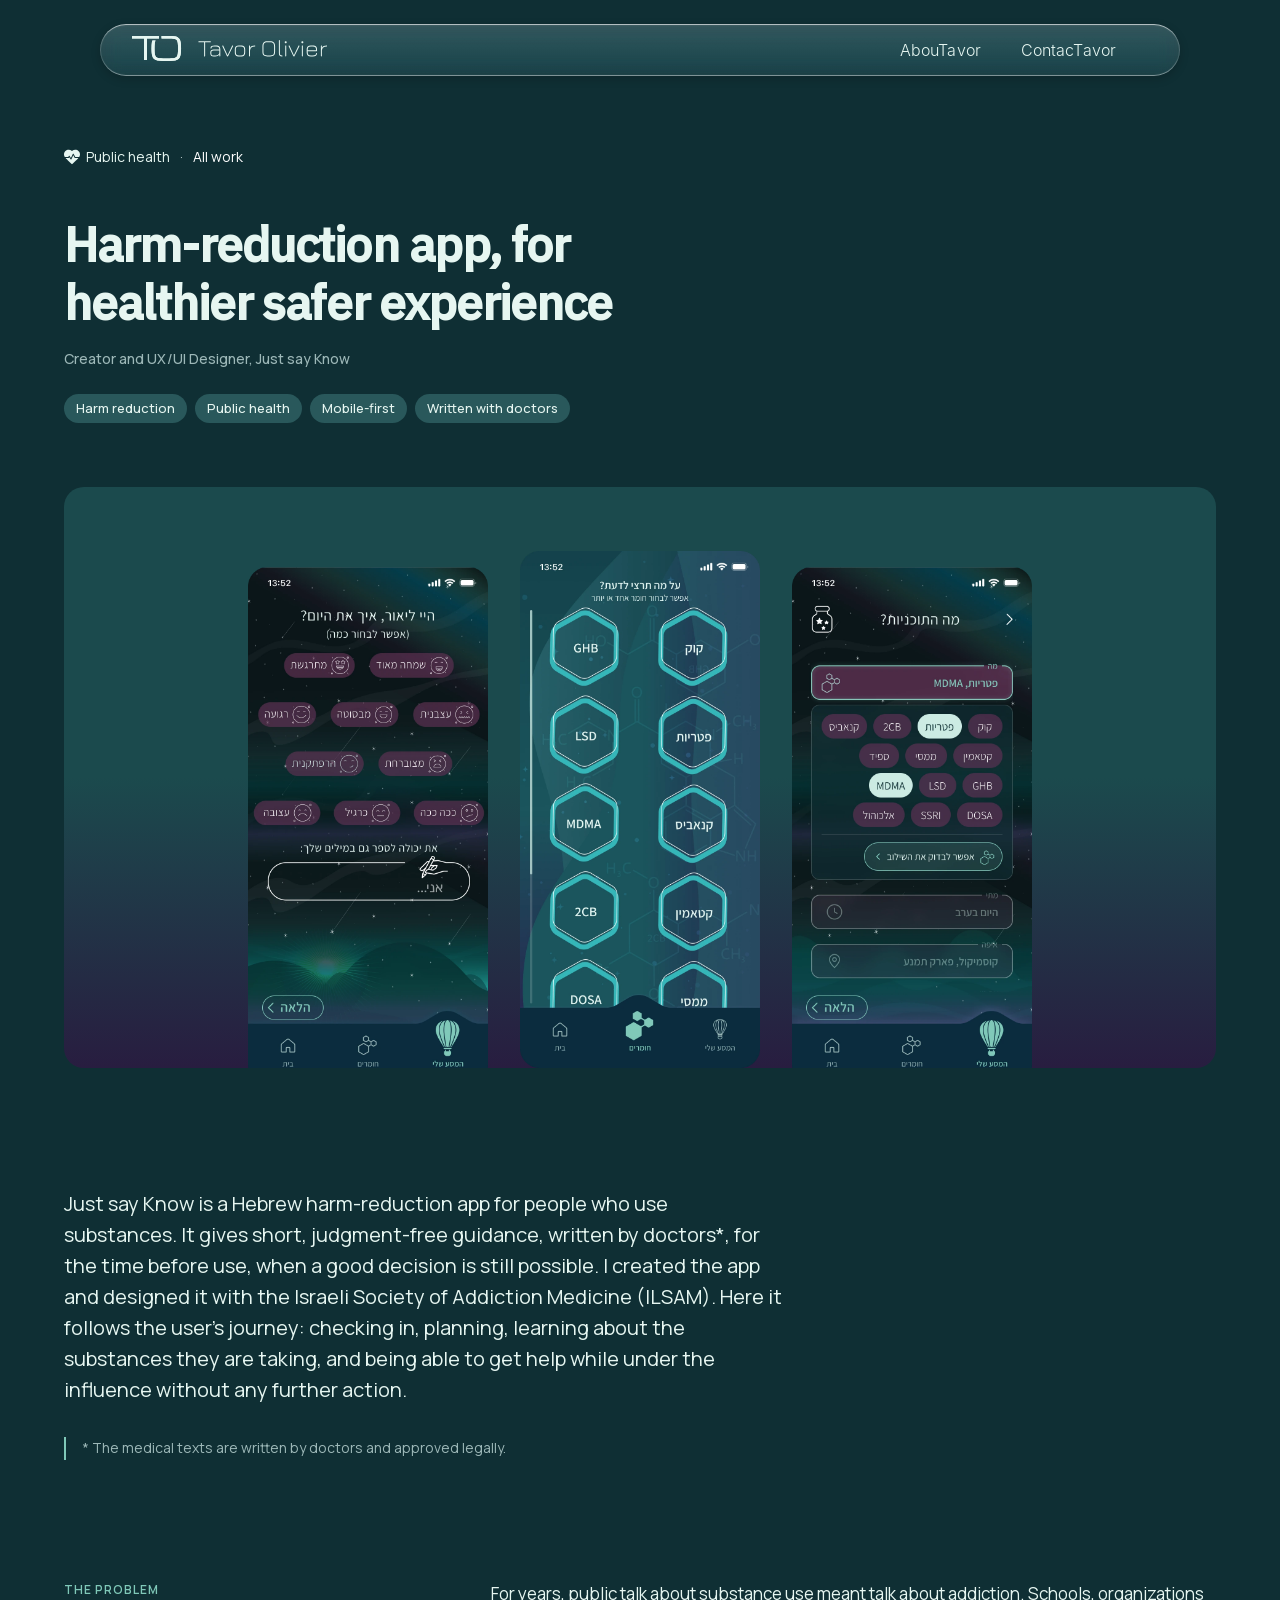
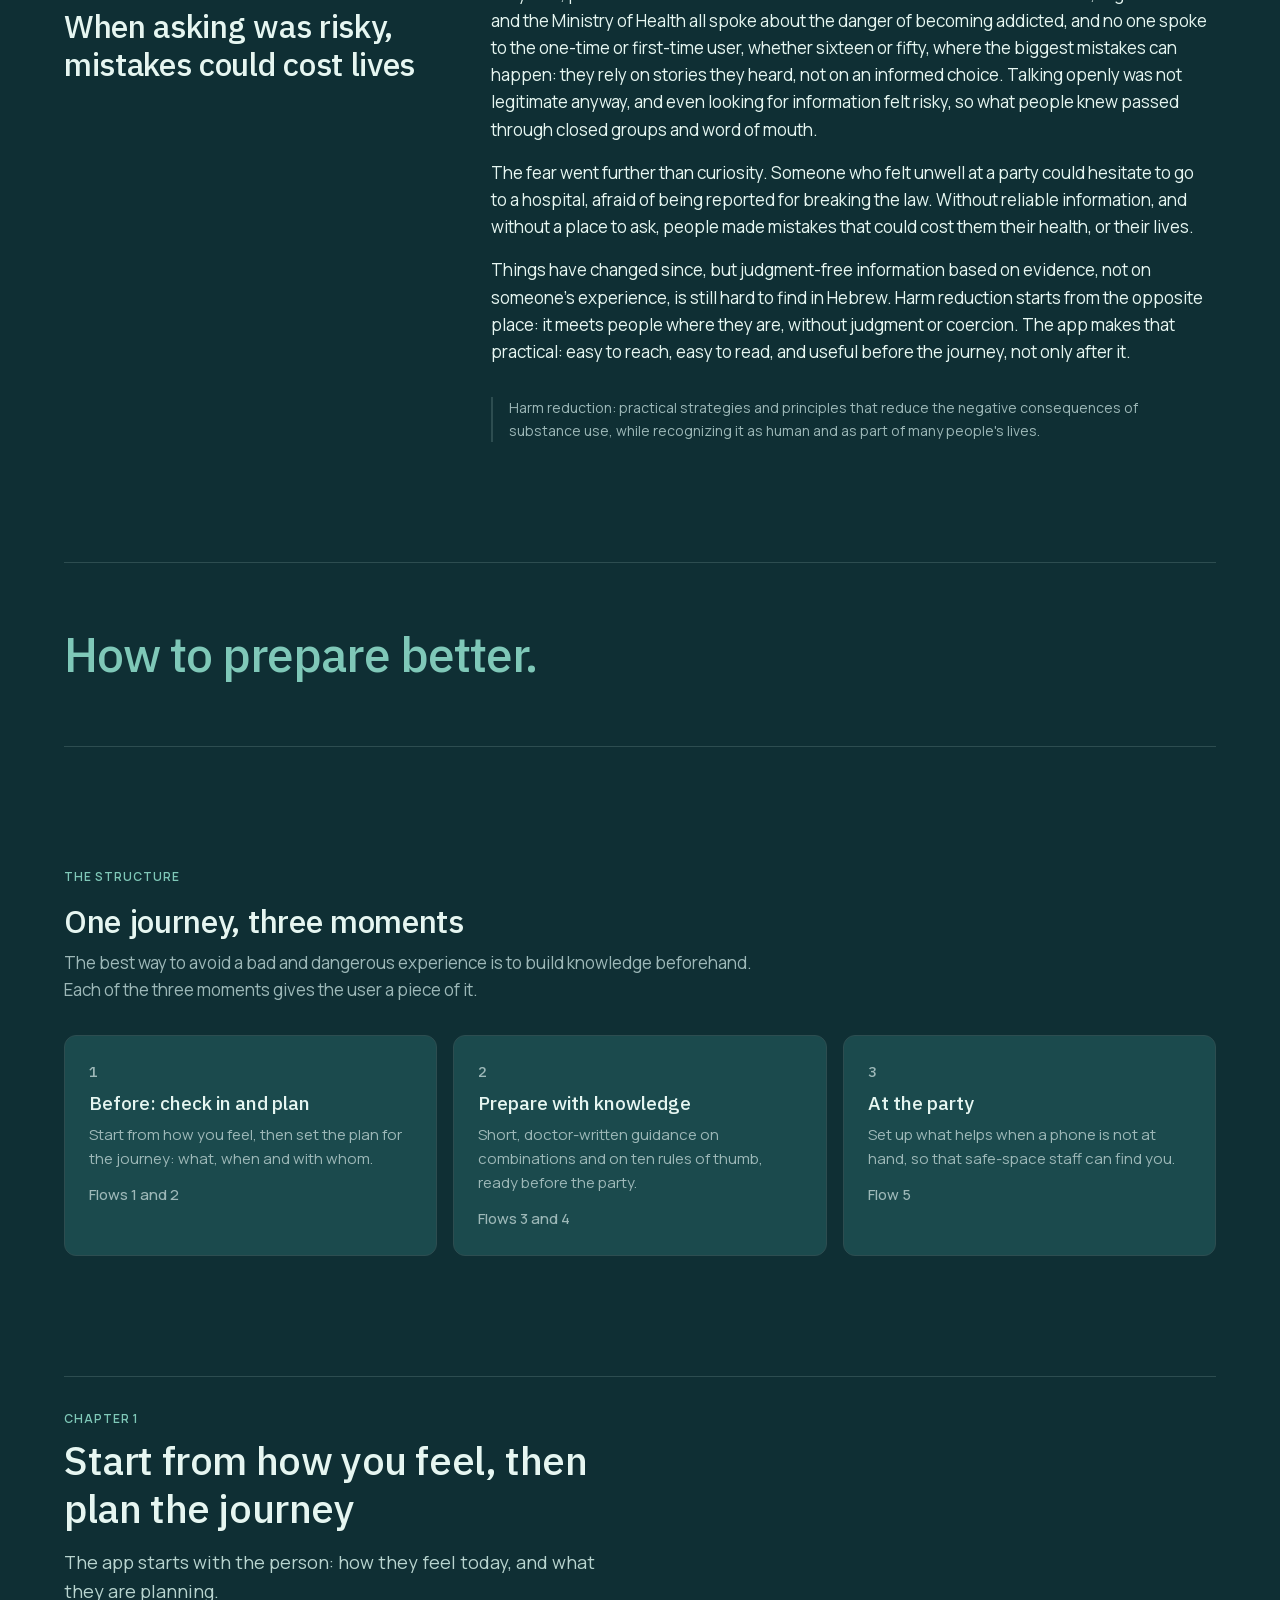
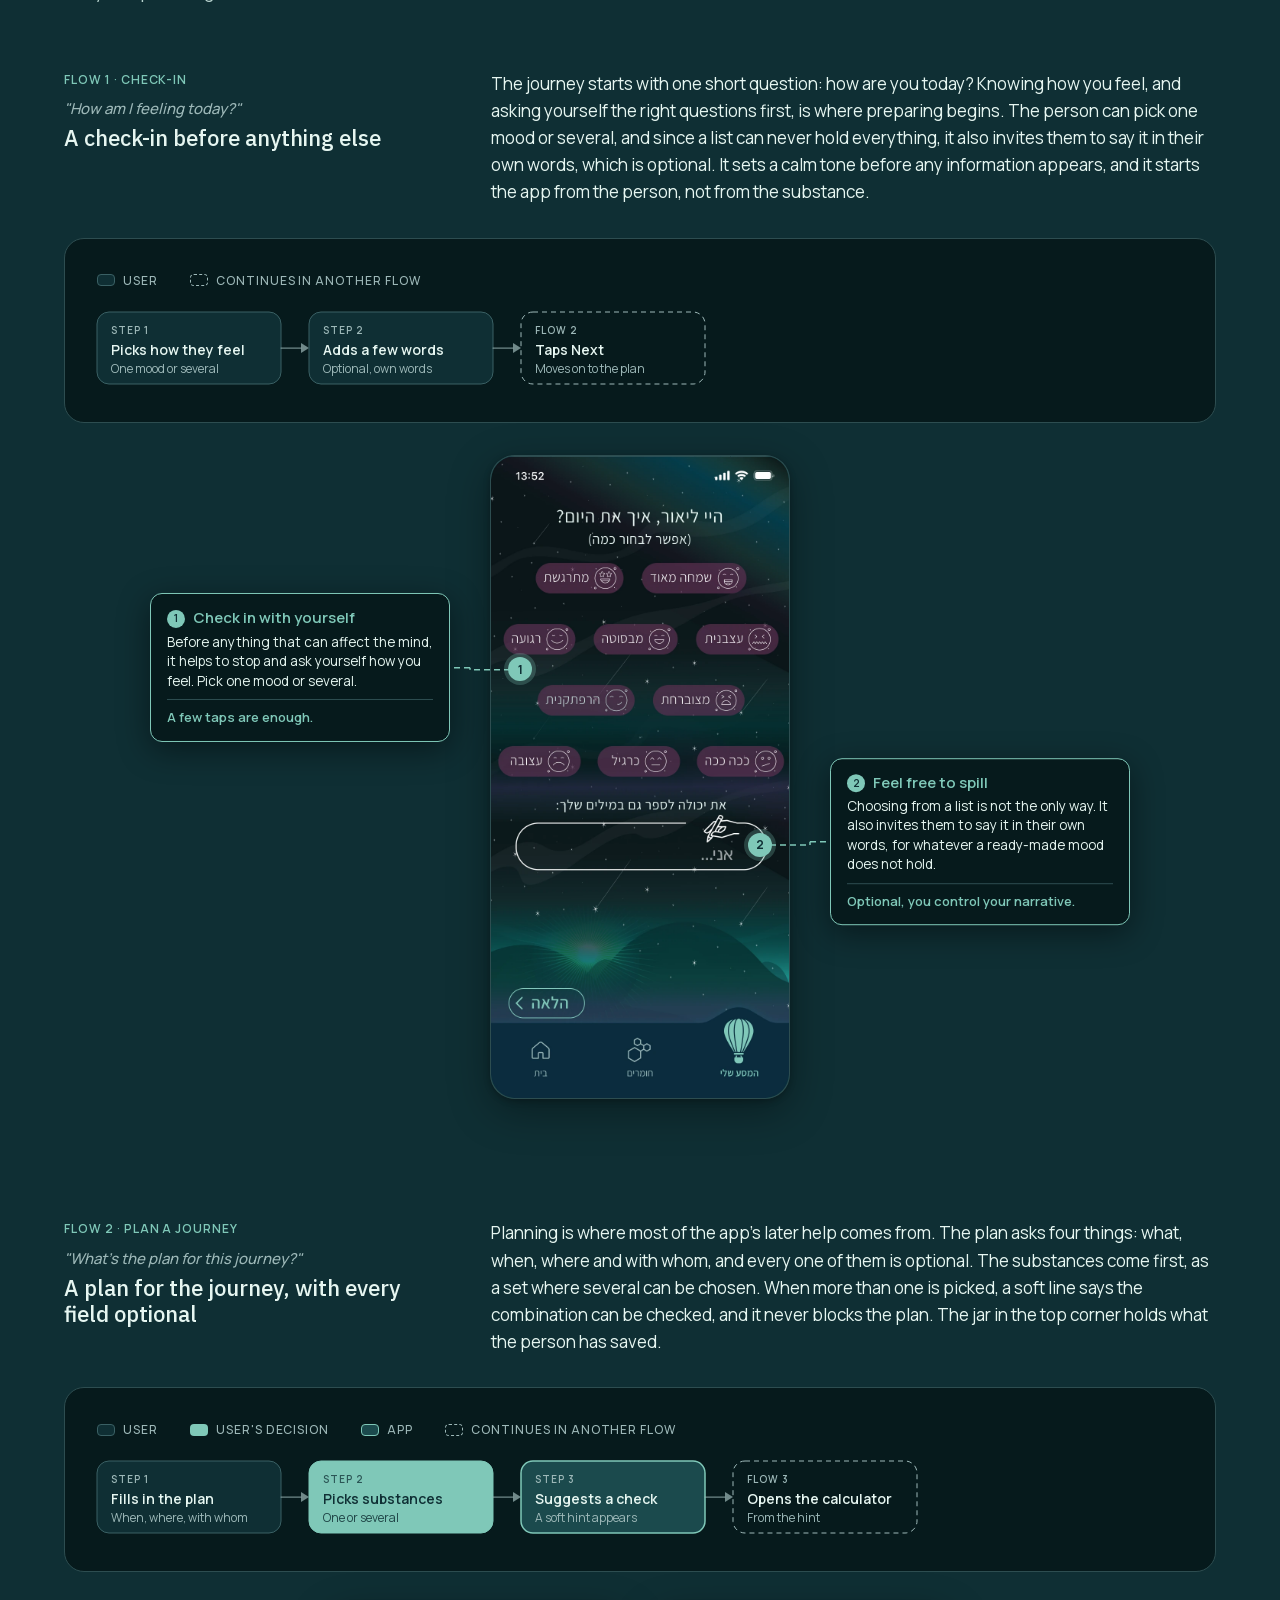
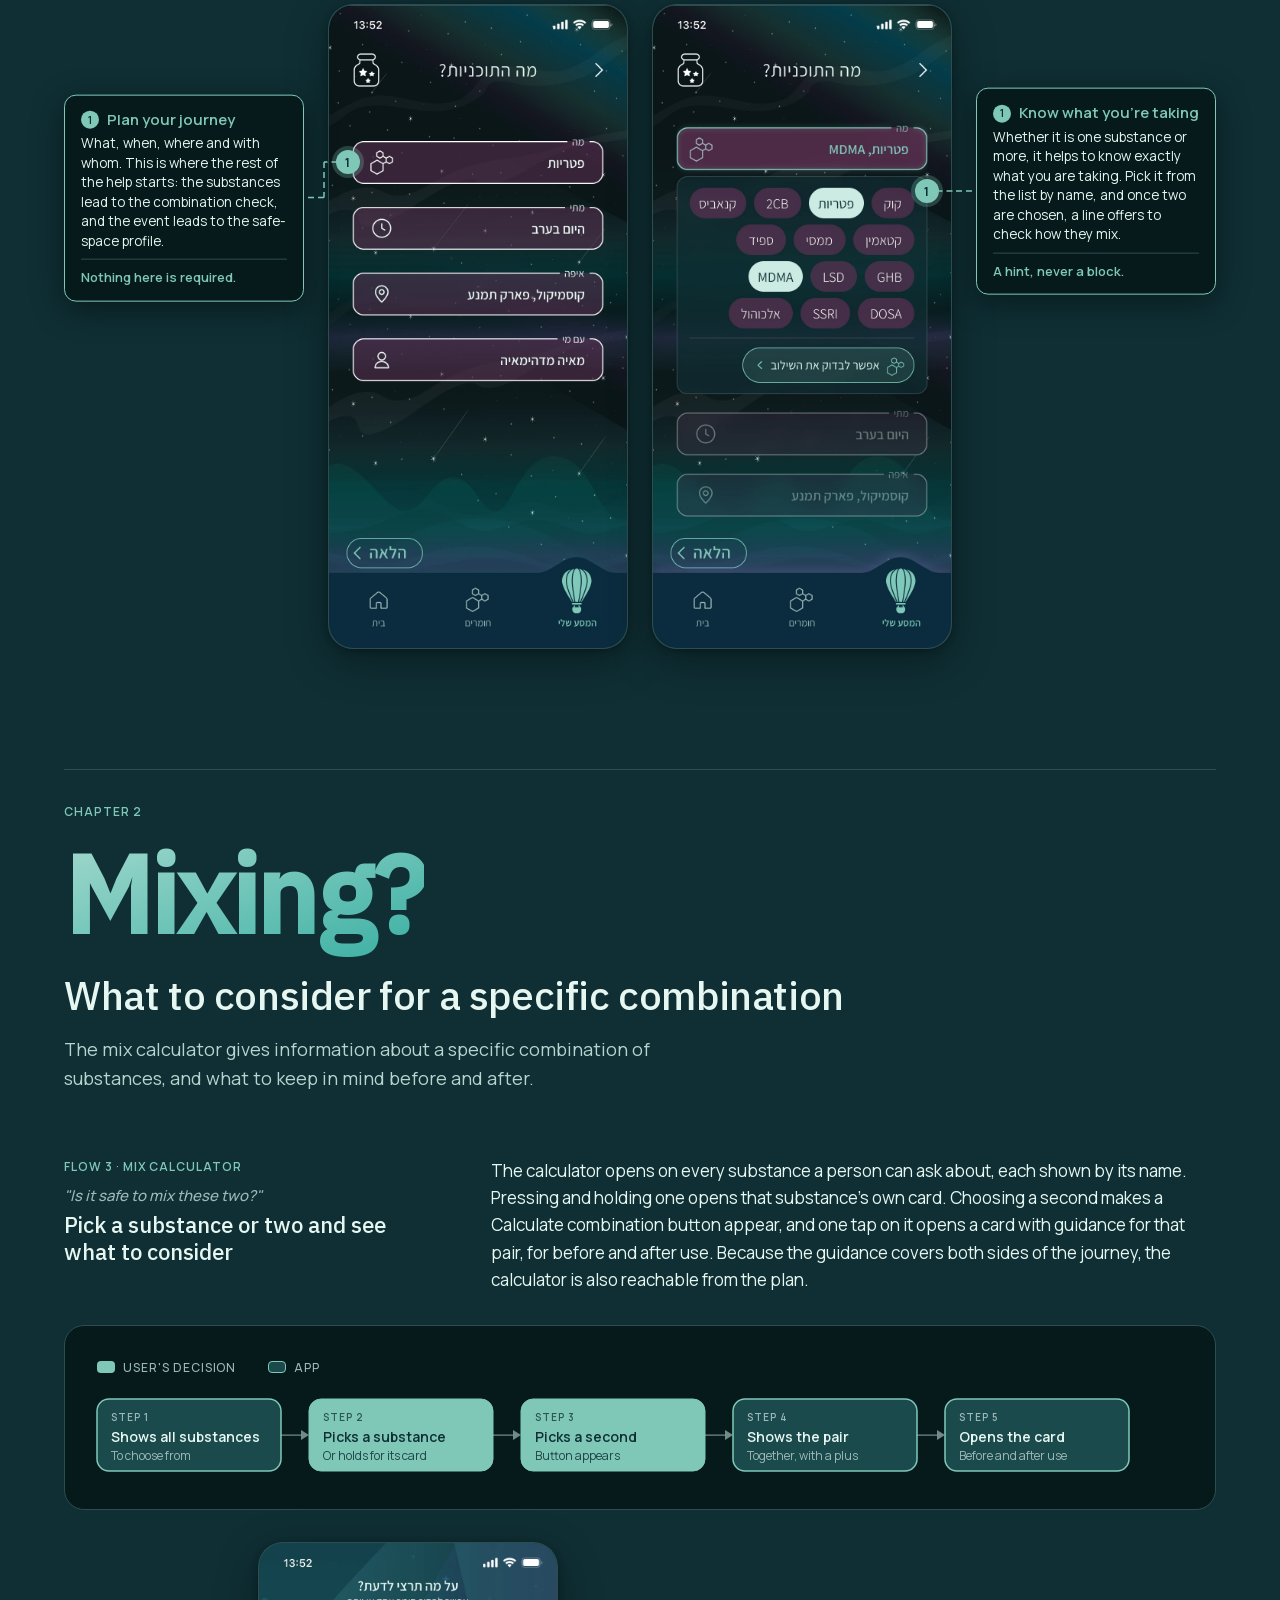
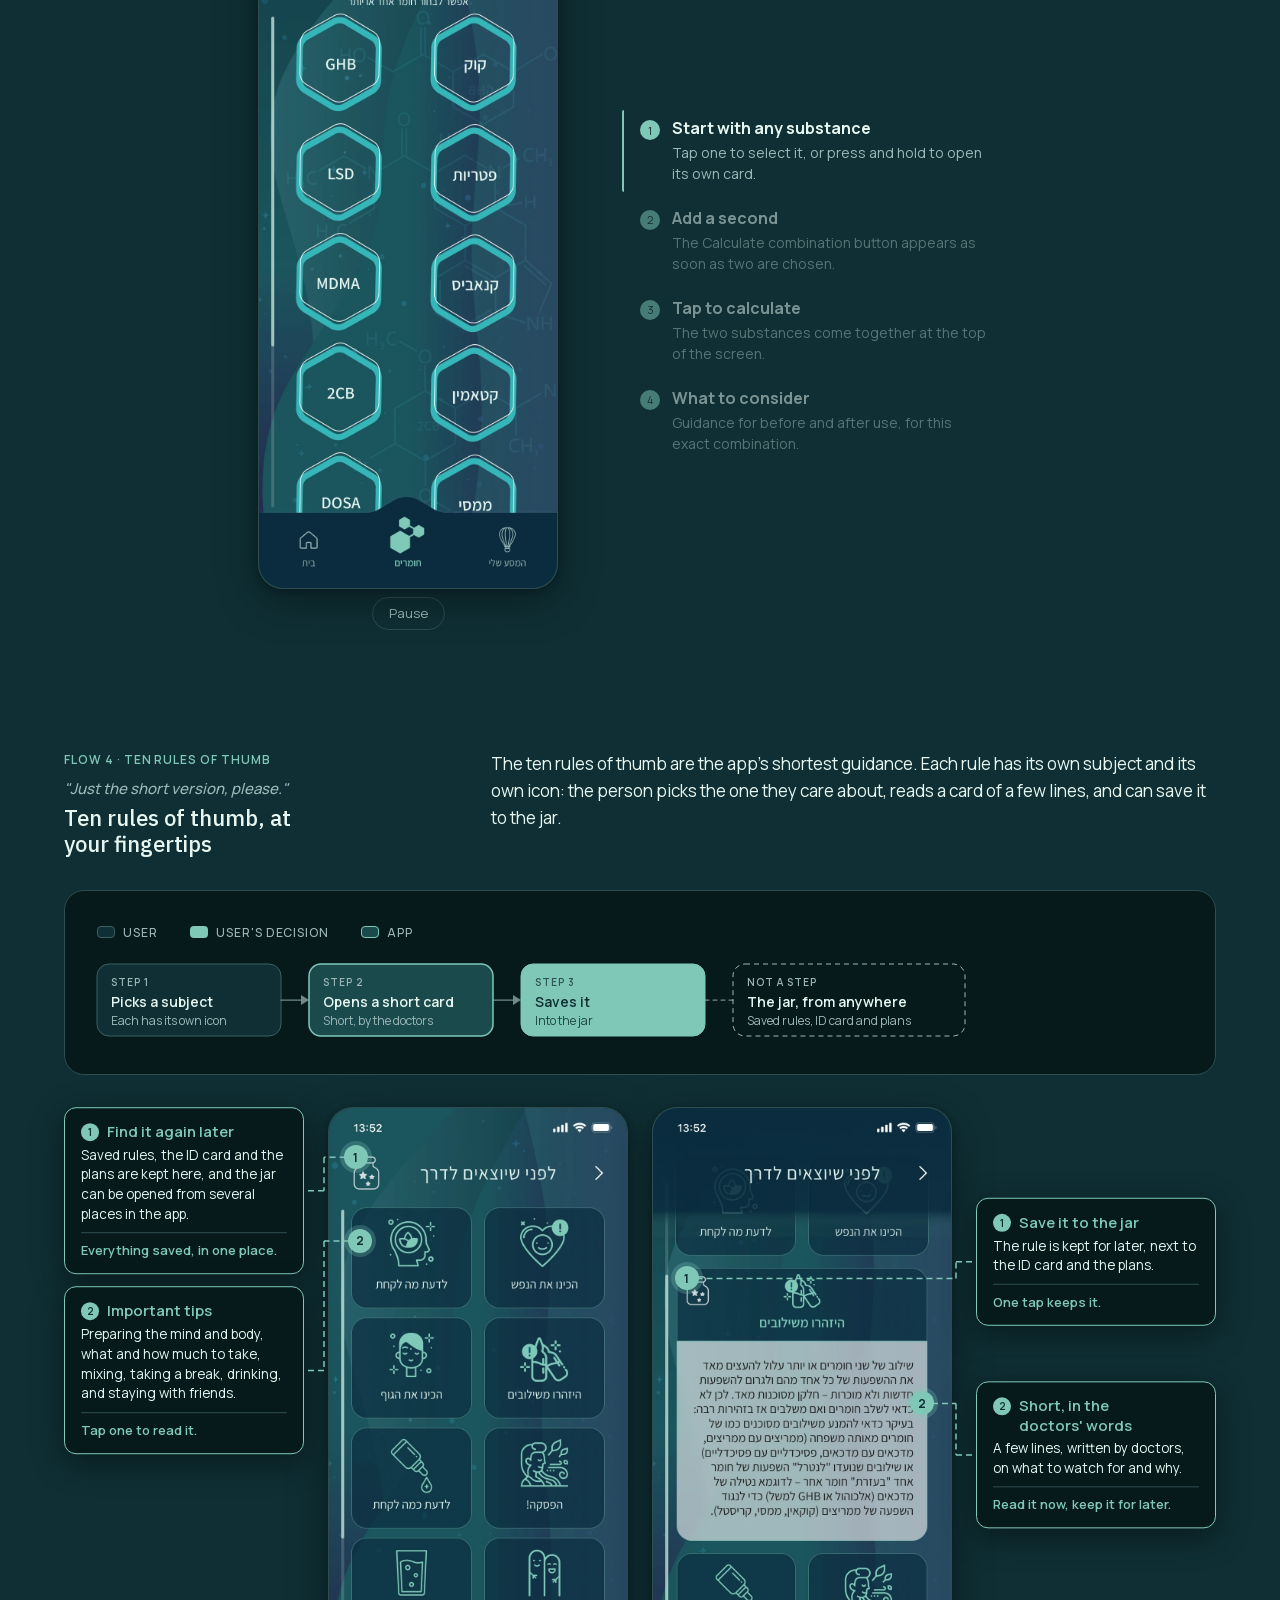
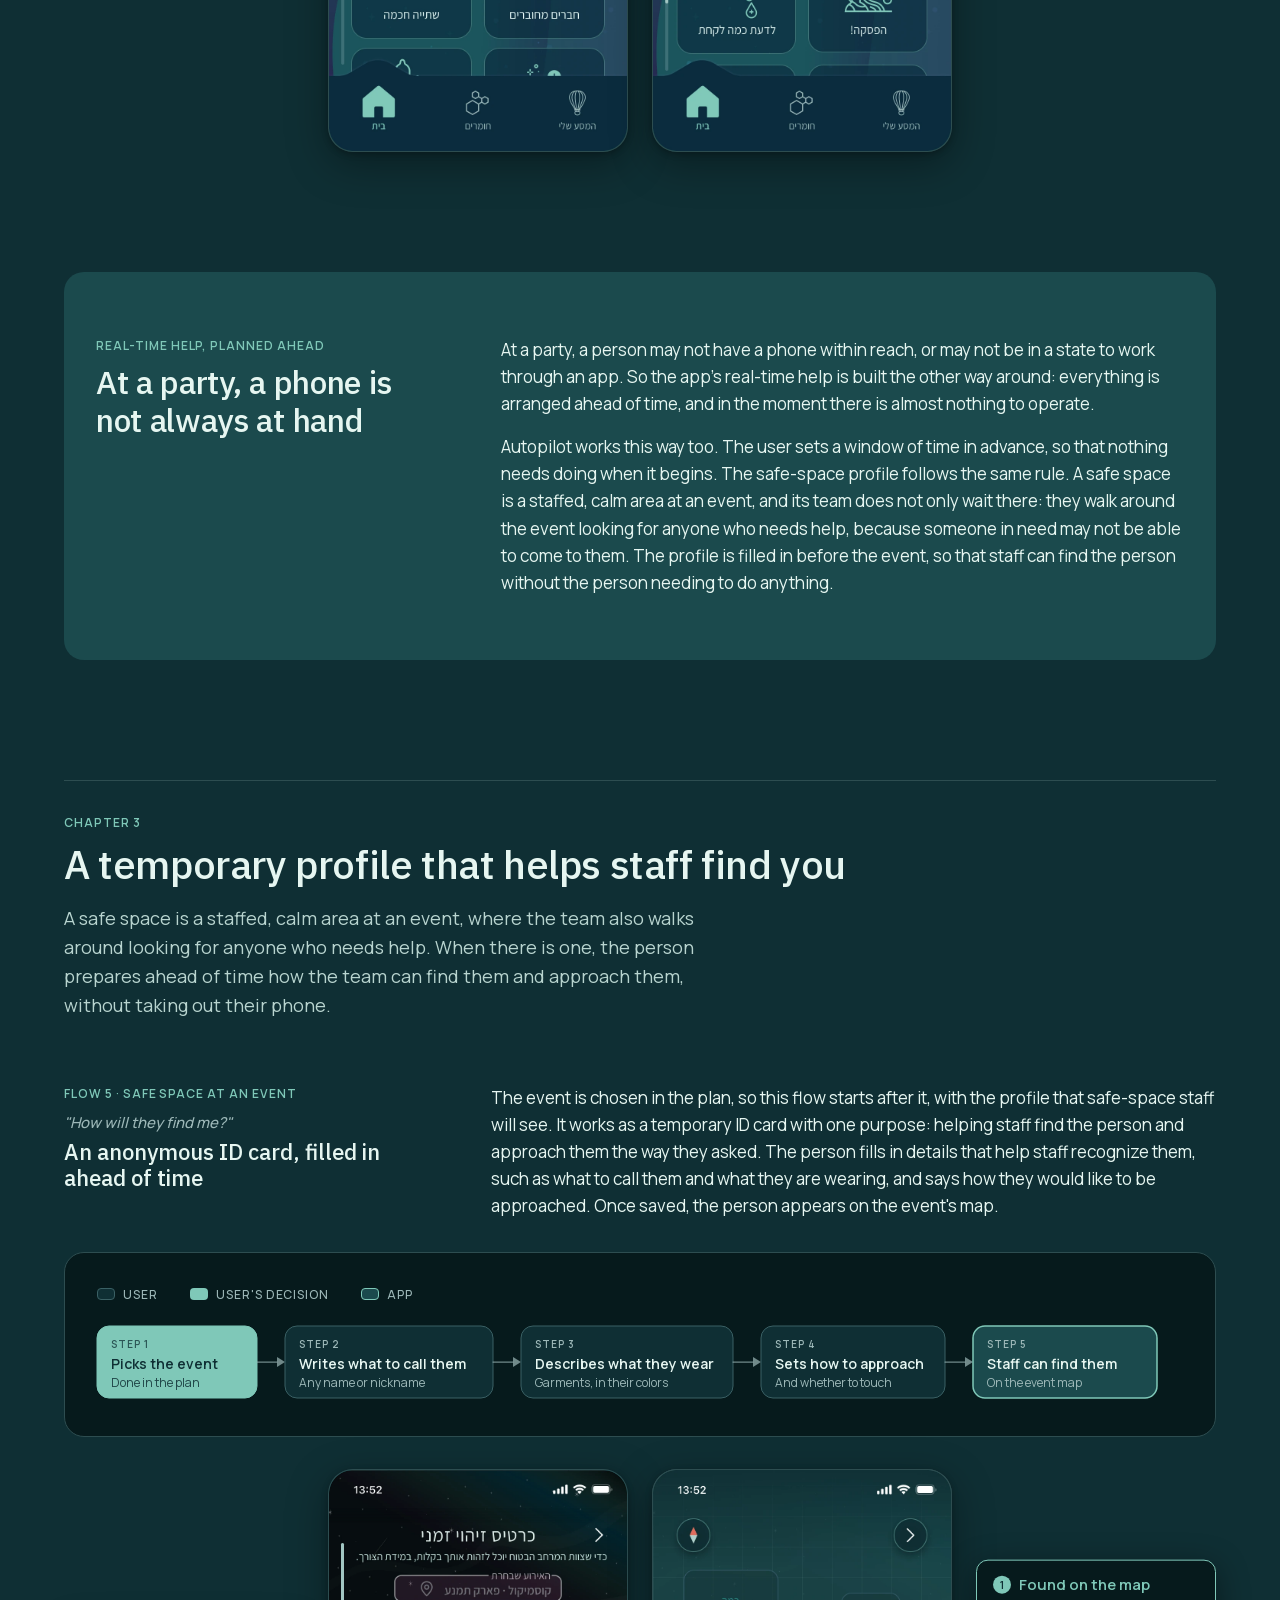
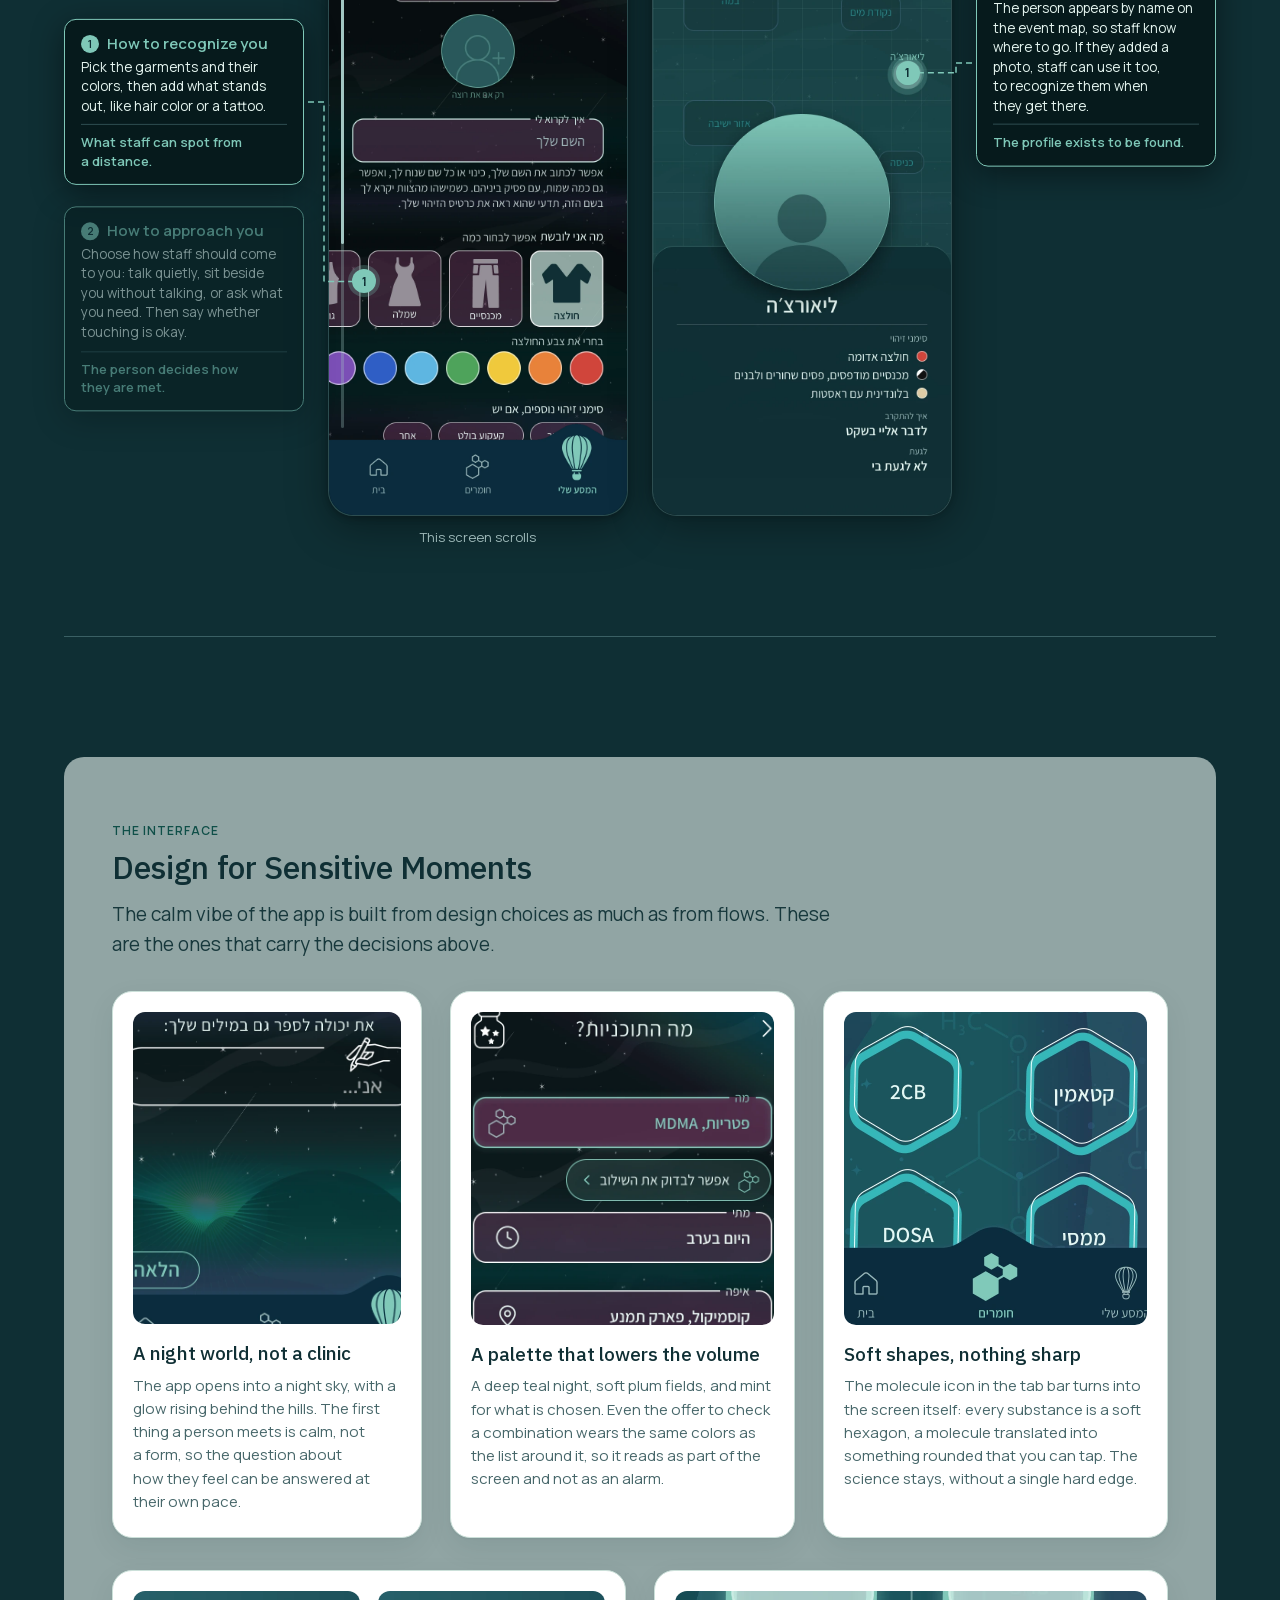
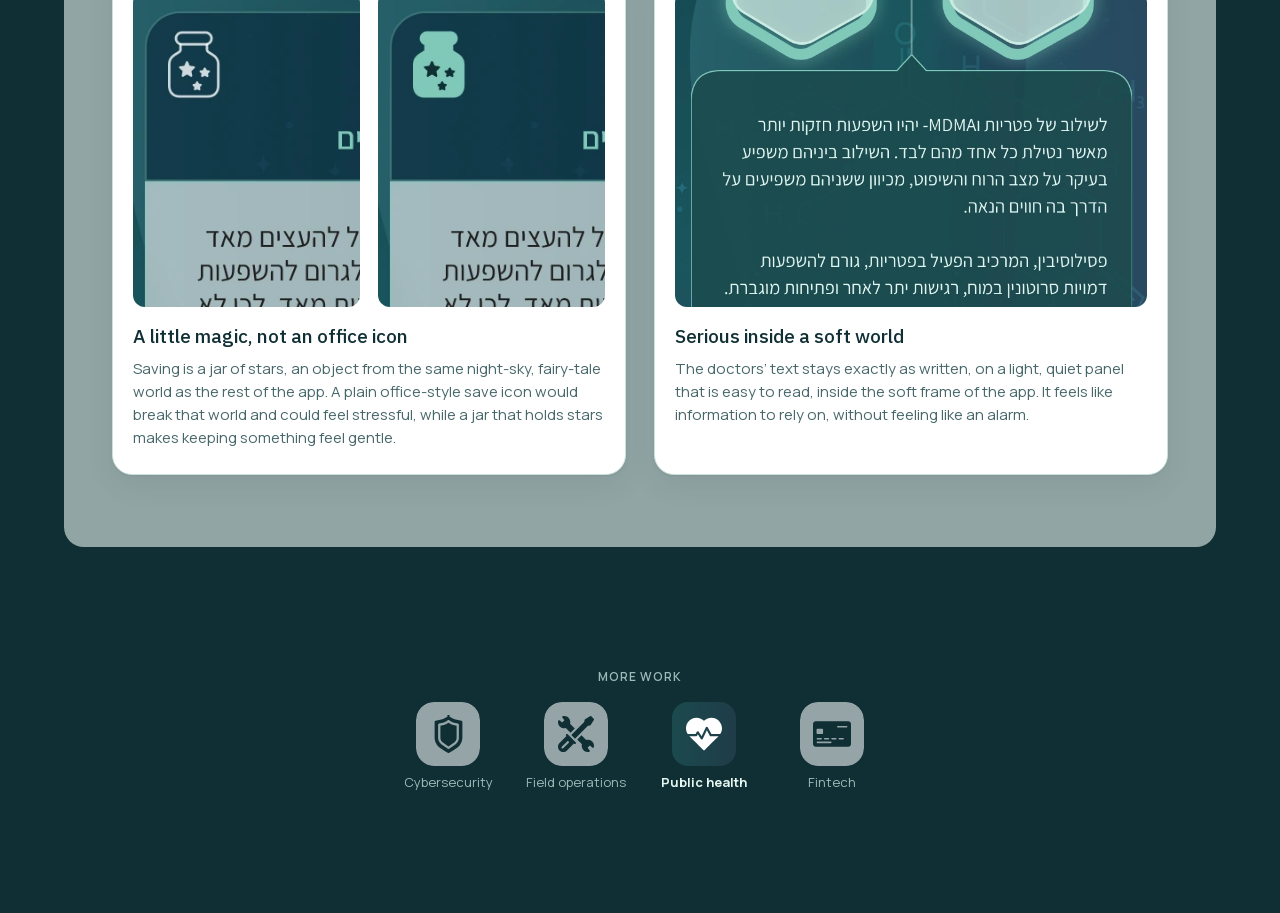
<file: work/just-say-know/index.html>
<!DOCTYPE html><html lang="en"><head><meta charset="utf-8"><meta name="viewport" content="width=device-width, initial-scale=1"><title>Just say Know Case Study</title>
<meta name="description" content="Harm-reduction app made with ILSAM. A case study by Tavor Olivier, product designer.">
<link rel="canonical" href="https://tavorolivier.com/work/just-say-know/">
<link rel="icon" href="/favicon.ico" sizes="48x48">
<link rel="icon" href="/favicon.svg" type="image/svg+xml">
<link rel="apple-touch-icon" href="/apple-touch-icon.png">
<meta property="og:type" content="website">
<meta property="og:site_name" content="Tavor Olivier">
<meta property="og:title" content="Just say Know case study — Tavor Olivier">
<meta property="og:description" content="Harm-reduction app made with ILSAM. A case study by Tavor Olivier, product designer.">
<meta property="og:url" content="https://tavorolivier.com/work/just-say-know/">
<meta property="og:image" content="https://tavorolivier.com/shared/social/card-home.jpg">
<meta property="og:image:width" content="1200">
<meta property="og:image:height" content="630">
<meta property="og:image:alt" content="Tavor Olivier, Senior Product Designer">
<meta name="twitter:card" content="summary_large_image">
<link rel="stylesheet" href="../../shared/case-fonts.css">
<link rel="stylesheet" href="../../shared/header.css">
<link rel="stylesheet" href="../../shared/tabs.css">
<script src="../../shared/header.js"></script>
<style>
/* Just say Know: dark page in the app's Sea glass palette (board "CS style board (Claude)", Figma node 5804:2546).
   Same architecture as the Coro and WellCheck pages: one 1200px column, tokens as CSS variables.
   The night-sky gradient is used only at the edges (hero panel, closing card); green stays central. */
:root {
  --bg:#0F2F34; --surface:#1B4A4D; --surface-strong:#29585B; --text:#E6F6F1; --text-muted:#9DB8B8; --border:#2D4D50;
  --accent:#7FC8B8; --accent-hover:#A5DACE; --accent-soft:#1F4446; --on-accent:#0F2F34;
  --ink:#061A1C; --border-strong:#3A6064; /* ink = near-black green, added so diagrams and bubbles sit darker than the app's own greens */
  --sky:linear-gradient(180deg, #1B4A4D 0%, #1B4A4D 50%, #281D40 100%);
  --font-heading:"IBM Plex Sans", system-ui, -apple-system, "Segoe UI", sans-serif;
  --font-body:"Manrope", system-ui, -apple-system, "Segoe UI", sans-serif;
  --size-h1:48px; --size-h2:32px; --size-h3:22px; --size-body:17px; --size-small:14px; --size-eyebrow:12px;
  --weight-regular:400; --weight-medium:500; --weight-bold:600; --weight-heading:500;
  --leading-tight:1.2; --leading-body:1.6; --tracking-eyebrow:.08em;
  --space-xs:4px; --space-s:8px; --space-m:16px; --space-l:32px; --space-xl:64px; --space-2xl:120px;
  --container:1200px; --container-text:720px;
  --radius-s:8px; --radius-m:12px; --radius-l:20px; --radius-phone:34px;
  --phone-radius:8.3% / 3.86%; /* the exported screens' own rounded corner (about 65px on a 780px-wide PNG), so the frame hugs it at any width */
  --shadow-card:0 2px 6px rgba(0,0,0,.25), 0 12px 40px rgba(0,0,0,.35);
  --shadow-float:0 8px 32px rgba(0,0,0,.45);
  --bubble-bg:var(--ink); --screen-frame:#2D4D50;
  color-scheme:dark;
}

* { box-sizing:border-box; }
body { margin:0; background:var(--bg); color:var(--text); font-family:var(--font-body); font-size:var(--size-body); line-height:var(--leading-body); -webkit-font-smoothing:antialiased; }
.page { max-width:var(--container); margin:0 auto; padding-block:var(--space-xl) var(--space-2xl);
  padding-left:max(24px, env(safe-area-inset-left, 0px)); padding-right:max(24px, env(safe-area-inset-right, 0px)); }
.page > section + section { margin-top:var(--space-2xl); }
h1, h2, h3 { font-family:var(--font-heading); line-height:var(--leading-tight); text-wrap:balance; margin:0; }
h1 { font-size:var(--size-h1); font-weight:700; letter-spacing:-.02em; max-width:20ch; }
h2 { font-size:var(--size-h2); font-weight:var(--weight-heading); letter-spacing:-.01em; }
h3 { font-size:var(--size-h3); font-weight:var(--weight-heading); }
p { margin:0; }
.prose { max-width:var(--container-text); display:grid; gap:var(--space-m); }
.muted { color:var(--text-muted); }
.eyebrow { font-size:var(--size-eyebrow); letter-spacing:var(--tracking-eyebrow); text-transform:uppercase; font-weight:var(--weight-bold); color:var(--accent); margin-bottom:var(--space-s); }
a { color:var(--accent); text-underline-offset:3px; }
a:hover { color:var(--accent-hover); }
a:focus-visible, button:focus-visible { outline:2px solid var(--accent); outline-offset:3px; border-radius:4px; }

/* 1 Header */
.crumbs { font-size:14px; line-height:22.4px; color:var(--text); margin-bottom:var(--space-l); display:flex; align-items:center; gap:10px; flex-wrap:wrap; }
.crumbs__field { display:inline-flex; align-items:center; gap:6px; }
.crumbs__field svg { width:16px; height:16px; display:block; flex:none; }
.crumbs a { color:#fff; text-decoration:none; transition:color .15s ease; }
.crumbs a:hover { color:var(--accent); }
.header { display:grid; gap:var(--space-m); }
.role { font-size:var(--size-small); color:var(--text-muted); font-weight:var(--weight-medium); }
.chips { display:flex; flex-wrap:wrap; gap:var(--space-s); list-style:none; margin:var(--space-s) 0 0; padding:0; }
.chips li { font-size:13px; font-weight:var(--weight-medium); background:var(--surface-strong); border-radius:999px; padding:4px 12px; }

/* 2 Hero: three phone slots on the night-sky gradient */
.hero { margin-top:var(--space-xl) !important; }
.hero__panel { background:var(--sky); border-radius:var(--radius-l); padding:var(--space-xl) var(--space-l) 0; overflow:hidden;
  display:grid; grid-template-columns:repeat(3, minmax(0, 240px)); justify-content:center; align-items:end; gap:var(--space-l); }
.hero__panel .slot { border-bottom-left-radius:0; border-bottom-right-radius:0; border-bottom:0; }
.hero__shot { display:block; width:100%; height:auto; aspect-ratio:780/1682; object-fit:cover; object-position:top; }
.hero__panel > :nth-child(2) { margin-bottom:0; } /* the middle screen sits fully inside the panel, so its bottom navigation shows */
.hero__panel > :nth-child(1), .hero__panel > :nth-child(3) { transform:translateY(16px); }

/* screen slots: reserved until the new UI screens are designed */
.slot { position:relative; width:100%; border-radius:var(--radius-phone); border:1.5px dashed color-mix(in srgb, var(--accent) 45%, transparent);
  background:color-mix(in srgb, var(--ink) 70%, transparent); display:grid; place-content:center; justify-items:center; gap:6px; text-align:center; padding:24px; }
.slot__eyebrow { font-size:11px; letter-spacing:var(--tracking-eyebrow); text-transform:uppercase; font-weight:var(--weight-bold); color:var(--accent); }
.slot__name { font-family:var(--font-heading); font-size:17px; line-height:1.3; color:var(--text); text-wrap:balance; }

/* 5 asymmetric */
.split { display:grid; grid-template-columns:1fr 2fr; gap:var(--space-xl); align-items:start; }
.split > * { min-width:0; }
.cut { margin-top:var(--space-m); border-left:2px solid var(--border); padding-left:var(--space-m); font-size:var(--size-small); color:var(--text-muted); }
.note { max-width:var(--container-text); font-size:var(--size-small); color:var(--text-muted); border-left:2px solid var(--accent); padding-left:var(--space-m); margin-top:var(--space-m); }

/* rhythm break */
.statement { border-top:1px solid var(--border); border-bottom:1px solid var(--border); padding-block:var(--space-xl); }
.statement p { font-family:var(--font-heading); font-size:clamp(28px, 4.2vw, 48px); line-height:1.15; font-weight:var(--weight-heading); letter-spacing:-.02em; max-width:18ch; text-wrap:balance; }
.statement p span { color:var(--accent); display:block; }

/* parallel cards */
.section-head { display:grid; gap:var(--space-s); margin-bottom:var(--space-l); max-width:var(--container-text); }
.cards { display:grid; grid-template-columns:repeat(3, 1fr); gap:var(--space-m); }
.card { border:1px solid var(--border); border-radius:var(--radius-m); padding:24px; display:grid; gap:var(--space-s); align-content:start; background:var(--surface); }
.card__n { font-family:var(--font-heading); font-size:14px; color:var(--accent); font-weight:var(--weight-heading); }
.card h3 { font-size:19px; }
.card p { font-size:15px; color:var(--text-muted); }
.card__where { font-size:12px; color:var(--accent); font-weight:var(--weight-medium); margin-top:var(--space-xs); }
.cards--tight { margin-bottom:var(--space-xl); }

/* chapters and flows */
.chapter-head { border-top:1px solid var(--border); padding-top:var(--space-l); margin-bottom:var(--space-xl); display:grid; gap:var(--space-s); }
.chapter-head > * { max-width:820px; }
.chapter-head h2 { font-size:clamp(28px, 3.4vw, 40px); }
/* the animated word: it dips down and rises behind its own window, with a slight tilt, as in the original site */
.mixword { display:block; width:fit-content; overflow:hidden; font-weight:var(--weight-bold); font-size:clamp(60px, 9.5vw, 108px); line-height:1.2; letter-spacing:-.02em; padding:0 .06em .06em 0; }
.mixword__in { display:inline-block; background:linear-gradient(160deg, var(--accent-hover) 0%, #3AAFA3 100%); -webkit-background-clip:text; background-clip:text; color:transparent; -webkit-text-fill-color:transparent; transform-origin:50% 60%; animation: mix-bob 1.5s ease-in-out infinite, mix-tilt .98s ease-in-out infinite alternate; }
.mixsub { display:block; margin-top:.15em; }
@keyframes mix-bob { 0%, 100% { translate:0 0; } 50% { translate:0 40%; } }
@keyframes mix-tilt { from { rotate:-1.2deg; } to { rotate:1.2deg; } }
@media (prefers-reduced-motion: reduce) { .mixword__in { animation:none; } }
.chapter-head .muted { font-size:18px; line-height:1.6; color:#B8D4CF; max-width:680px; margin-top:var(--space-s); }
.chapter-head .eyebrow { margin:0; }
.moment { display:grid; gap:var(--space-l); }
.moment + .moment { margin-top:var(--space-2xl); }
.moment__copy { display:grid; grid-template-columns:1fr 2fr; gap:var(--space-xl); }
.moment__copy > * { min-width:0; }
.stepnum { font-size:15px; color:var(--text-muted); font-style:italic; font-weight:var(--weight-medium); margin-bottom:var(--space-xs); }
.flowno { font-size:var(--size-eyebrow); letter-spacing:var(--tracking-eyebrow); text-transform:uppercase; font-weight:var(--weight-bold); color:var(--accent); margin-bottom:var(--space-s); }
.bridge { display:grid; grid-template-columns:1fr 2fr; gap:var(--space-xl); background:var(--surface); border-radius:var(--radius-l); padding:var(--space-xl) var(--space-l); }
.bridge > * { min-width:0; }

/* mini flow diagram (Coro component, recoloured to Sea glass, scaled down to 3 to 5 nodes) */
.flow { display:grid; gap:var(--space-m); }
.flow__card { background:var(--ink); border:1px solid var(--border); border-radius:var(--radius-l); padding:var(--space-l); overflow-x:auto; }
.flow__legend { display:flex; flex-wrap:wrap; gap:var(--space-m) var(--space-l); margin:0 0 var(--space-m); padding:0; list-style:none; }
.flow__legend li { display:flex; align-items:center; gap:var(--space-s); font-size:var(--size-eyebrow); letter-spacing:var(--tracking-eyebrow); text-transform:uppercase; color:var(--text-muted); font-weight:var(--weight-medium); }
.swatch { width:18px; height:12px; border-radius:4px; flex:none; }
.swatch--user { background:var(--bg); border:1px solid var(--border-strong); }
.swatch--app { background:var(--surface); border:1px solid var(--accent); }
.swatch--choice { background:var(--accent); }
.swatch--link { border:1px dashed var(--text-muted); }
.flow__svg { display:block; height:auto; overflow:visible; }
.flow__svg text { font-family:var(--font-body); }
.node { fill:var(--bg); stroke:var(--border-strong); stroke-width:1; }
.node--app { fill:var(--surface); stroke:var(--accent); stroke-width:1.5; }
.node--link { fill:none; stroke:var(--text-muted); stroke-dasharray:5 4; }
.node--aside { fill:none; stroke:var(--text-muted); stroke-dasharray:5 4; }
.wire--aside { stroke-dasharray:4 4; }
.node--choice { fill:var(--accent); stroke:var(--accent); }
.on-accent .n-step { fill:color-mix(in srgb, var(--on-accent) 75%, transparent); }
.on-accent .n-title { fill:var(--on-accent); }
.on-accent .n-sub { fill:color-mix(in srgb, var(--on-accent) 85%, transparent); }
.n-step { font-size:10px; letter-spacing:.1em; font-weight:600; fill:var(--text-muted); }
.n-title { font-size:14px; font-weight:600; fill:var(--text); }
.n-sub { font-size:12px; fill:var(--text-muted); }
.wire { fill:none; stroke:var(--text-muted); stroke-width:1.25; stroke-linecap:round; stroke-linejoin:round; opacity:.7; }
.head { fill:var(--text-muted); opacity:.7; }
.flow__list { display:none; margin:0; padding:0; list-style:none; }
.flow__list li { position:relative; padding:0 0 var(--space-m) 28px; }
.flow__list li::before { content:""; position:absolute; left:4px; top:18px; width:10px; height:10px; border-radius:50%; background:var(--ink); border:2px solid var(--text-muted); }
.flow__list li::after { content:""; position:absolute; left:9px; top:32px; bottom:0; width:1.5px; background:var(--border); }
.flow__list li:last-child::after { display:none; }
.fstep { border-radius:var(--radius-m); padding:12px 14px; background:var(--bg); border:1px solid var(--border-strong); }
.fstep--app { background:var(--surface); border-color:var(--accent); }
.fstep--link { border-style:dashed; }
.fstep--choice { background:var(--accent); border-color:var(--accent); color:var(--on-accent); }
.fstep--choice .fstep__meta, .fstep--choice .fstep__sub { color:color-mix(in srgb, var(--on-accent) 80%, transparent); }
.fstep__meta { display:flex; justify-content:space-between; font-size:10px; letter-spacing:.1em; text-transform:uppercase; font-weight:600; color:var(--text-muted); margin-bottom:4px; }
.fstep__title { font-size:15px; font-weight:600; }
.fstep__sub { font-size:13px; color:var(--text-muted); }

/* annotated phone screen */
.ann { --img-max:300px; position:relative; display:grid; grid-template-columns:minmax(0, var(--img-max)) 300px; column-gap:40px; justify-content:center; }
.ann__img { position:relative; min-width:0; }
.ann__img img { display:block; width:100%; height:auto; border:1px solid var(--screen-frame); border-radius:var(--phone-radius); box-shadow:var(--shadow-card); background:var(--surface); }

/* a screen that scrolls (flow 5 profile): a phone-sized window over the long screen.
   Status bar and tab bar stay put, the scrollbar is drawn live on the left (the RTL side, as on the app's other screens). */
.pscreen { position:relative; width:100%; aspect-ratio:780/1682; overflow:hidden; isolation:isolate; border:1px solid var(--screen-frame); border-radius:var(--phone-radius); box-shadow:var(--shadow-card); background:var(--surface); }
.pscroll { position:absolute; inset:0; overflow-y:auto; overscroll-behavior:auto; scrollbar-width:none; -ms-overflow-style:none; border-radius:inherit; }
.pscroll::-webkit-scrollbar { display:none; }
.pscroll:focus-visible { outline:2px solid var(--accent); outline-offset:-2px; }
.pcontent { position:relative; width:100%; }
/* a screen with a short looping animation (flow 5, staff view): the clean map, the photo that grows and shrinks, and the two exported
   frames (photo large / photo small) laid on top and faded in and out, so the resting states are exactly the exported screens */
.ann__img img.ann__frame { position:absolute; left:0; top:0; width:100%; height:100%; z-index:1; box-shadow:none !important; background:none; pointer-events:none; }
.ann__img img.ann__frame--small { opacity:0; }
.ann__stage, .ann__tapbox { position:absolute; inset:1px; z-index:1; border-radius:var(--phone-radius); overflow:hidden; pointer-events:none; }
.ann__img img.ann__sprite { position:absolute; left:20.256%; top:37.693%; width:59.487%; height:auto; border:0; border-radius:0; background:none; box-shadow:none !important; filter:drop-shadow(0 10px 18px rgba(0,0,0,.38)); transform-origin:50% 50%; }
.ann__tap { position:absolute; width:9.5%; aspect-ratio:1; border-radius:50%; transform:translate(-50%,-50%) scale(.5); opacity:0; border:2px solid rgba(230,246,241,.9); background:rgba(230,246,241,.28); }
.ann__img .pscreen img { display:block; width:100%; height:auto; border:0; border-radius:0; box-shadow:none; background:none; }
.pstatus, .pnav { position:absolute; left:0; width:100%; pointer-events:none; z-index:3; }
.pstatus { top:0; } .pnav { bottom:0; }
.pbar { position:absolute; z-index:4; left:4.1%; top:11.3%; bottom:13.5%; width:1.03%; min-width:3px; border-radius:99px; background:rgba(162,198,194,.3); pointer-events:none; }
.pbar i { position:absolute; left:0; right:0; top:0; border-radius:inherit; background:#A2C6C2; }
.pscroll__hint { position:absolute; top:100%; left:0; right:0; margin-top:12px; text-align:center; font-size:13px; line-height:1.4; color:var(--text-muted); }
.bubble.is-off { opacity:.5; }
.bubble { transition:opacity .25s ease; }
.ann__dot { position:absolute; width:24px; height:24px; border-radius:50%; background:var(--accent); color:var(--on-accent); font-size:12px; font-weight:700;
  display:grid; place-items:center; transform:translate(-50%,-50%); box-shadow:0 0 0 4px color-mix(in srgb, var(--accent) 25%, transparent); z-index:2; }
.ann__lines { position:absolute; inset:0; pointer-events:none; overflow:visible; z-index:1; }
.ann__lines line { stroke:var(--accent); stroke-width:1.5; stroke-dasharray:6 4; }
.ann__col { position:relative; min-width:0; }
.ann--L { grid-template-columns:300px minmax(0, var(--img-max)) 300px; }
.ann--L .ann__img { grid-column:2; grid-row:1; }
.ann--L .ann__col--left { grid-column:1; grid-row:1; }
.ann--L .ann__col--right { grid-column:3; grid-row:1; }
.ann--L.ann--noR { grid-template-columns:300px minmax(0, var(--img-max)); }
.bubble { position:absolute; left:0; right:0; background:var(--bubble-bg); border:1.5px solid var(--accent); border-radius:var(--radius-m); padding:14px 16px; box-shadow:var(--shadow-float); transform:translateY(-50%); }
.bubble__t { display:flex; gap:8px; align-items:baseline; font-weight:var(--weight-bold); font-size:15px; color:var(--accent); line-height:1.3; }
.bubble__n { flex:none; font-size:11px; width:18px; height:18px; border-radius:50%; background:var(--accent); color:var(--on-accent); display:inline-grid; place-items:center; transform:translateY(-1px); }
.bubble__d { font-size:13.5px; color:var(--text); line-height:1.45; margin-top:4px; }
.bubble__i { font-size:13px; font-weight:var(--weight-bold); color:var(--accent); line-height:1.4; margin-top:8px; padding-top:8px; border-top:1px solid var(--border); }
.legend { display:none; list-style:none; margin:var(--space-m) 0 0; padding:0; gap:12px; }

/* looping prototype: one phone plays the flow, the numbered steps beside it follow along */
.loop { display:grid; grid-template-columns:minmax(220px, 300px) minmax(0, 400px); gap:var(--space-xl); justify-content:center; align-items:center; }
.loop__phone { text-align:center; }
.loop__screen { position:relative; width:100%; aspect-ratio:780/1682; }
.loop__screen img { position:absolute; inset:0; width:100%; height:100%; display:block; border:1px solid var(--screen-frame); border-radius:var(--phone-radius); box-shadow:var(--shadow-card); background:var(--surface); opacity:0; }
.loop__screen img:first-child { opacity:1; }
.loop__screen img.loop__head { clip-path:inset(0 0 88.2% 0); }
.loop__list { position:absolute; inset:0; opacity:0; overflow:hidden; }
.loop__screen img.loop__lst { border:0; border-radius:0; box-shadow:none; background:none; inset:auto; left:0; top:0; width:100%; height:108.799%; opacity:1; will-change:transform; }
.loop__bar, .loop__thumb { position:absolute; border-radius:999px; opacity:0; }
.loop__bar { background:rgba(255,255,255,.155); }
.loop__thumb { background:rgb(161,196,193); will-change:transform; }
.loop__screen img.loop__hex { border:0; border-radius:0; box-shadow:none; background:none; inset:auto; will-change:transform; }
.loop__ctl { margin-top:var(--space-s); font:inherit; font-size:13px; color:var(--text-muted); background:none; border:1px solid var(--screen-frame); border-radius:999px; padding:5px 16px; cursor:pointer; }
.loop__ctl:hover { color:var(--text); border-color:var(--accent); }
.loop__steps { list-style:none; margin:0; padding:0; display:grid; gap:var(--space-s); }
.loop__step { display:grid; grid-template-columns:22px 1fr; gap:10px; align-items:start; width:100%; text-align:left; font:inherit; color:inherit; background:none; border:0; border-left:2px solid transparent; border-radius:2px; padding:var(--space-s) var(--space-m); cursor:pointer; opacity:.5; transition:opacity .35s ease, border-color .35s ease; }
.loop__step:hover { opacity:.85; }
.loop__step.is-on { opacity:1; border-left-color:var(--accent); }
.loop__step .bubble__n { width:20px; height:20px; margin-top:2px; transform:none; }
.loop__step b { display:block; font-size:16px; line-height:1.3; }
.loop__step span.d { display:block; font-size:14px; color:var(--text-muted); line-height:1.5; margin-top:3px; }

/* four-step row (calculator): the static screens */
.steps { display:grid; grid-template-columns:repeat(4, minmax(0, 1fr)); gap:var(--space-l) var(--space-m); counter-reset:s; }
.step { display:grid; gap:var(--space-s); align-content:start; }
.step .slot { aspect-ratio:390/844; }
.step img { display:block; width:100%; height:auto; border:1px solid var(--screen-frame); border-radius:var(--phone-radius); box-shadow:var(--shadow-card); background:var(--surface); }
.step__cap { display:grid; grid-template-columns:22px 1fr; gap:10px; align-items:start; }
.step__cap .bubble__n { width:20px; height:20px; margin-top:2px; transform:none; }
.step__cap b { display:block; font-size:15px; line-height:1.3; }
.step__cap span.d { display:block; font-size:13.5px; color:var(--text-muted); line-height:1.45; margin-top:2px; }

/* reflection */
.impact { display:grid; grid-template-columns:1fr 2fr; gap:var(--space-xl); }
.impact > * { min-width:0; }
.lessons { display:grid; gap:var(--space-m); }
.lesson { border-top:1px solid var(--border); padding-top:var(--space-m); display:grid; gap:4px; }
.lesson strong { font-weight:var(--weight-bold); }
.lesson span { color:var(--text-muted); font-size:15px; }

/* the interface: six short cards, each with one component from the app next to a short paragraph */
.ui-divider { border:0; height:1px; background:var(--border-strong); margin:var(--space-2xl) 0; }
/* a light, framed chapter of its own: a different subject (visual design choices), so a different ground and dark text */
.ui { --ui-ink:#0F2F34; --ui-muted:#47676A; --ui-accent:#0F4F48; --ui-bg:rgba(232,243,239,.6); --ui-card:#FFFFFF; --ui-line:#CBE0D9;
  background:var(--ui-bg); color:var(--ui-ink); border-radius:var(--radius-l); padding:var(--space-xl) 48px calc(var(--space-xl) + 8px); }
.ui .eyebrow { color:var(--ui-accent); }
.ui__head { margin-bottom:var(--space-l); max-width:720px; }
.ui__lead { margin-top:14px; color:#17383C; font-size:19px; line-height:1.55; }
.ui__grid { display:grid; gap:var(--space-l) 28px; }
.ui__row { display:grid; gap:28px; align-items:stretch; }
.ui__row--3 { grid-template-columns:355fr 395fr 395fr; }
.ui__row--2 { grid-template-columns:minmax(0,1fr) minmax(0,1fr); }
.uicard { background:var(--ui-card); border:1px solid var(--ui-line); box-shadow:0 1px 2px rgba(15,47,52,.06), 0 10px 28px rgba(15,47,52,.08); border-radius:var(--radius-l); padding:20px 20px 24px; display:grid; align-content:start; gap:18px; min-width:0; }
.uicard__shot { border-radius:var(--radius-m); overflow:hidden; background:var(--surface); }
.uicard__shot img { display:block; width:100%; height:100%; object-fit:cover; }
.uicard__pair { display:grid; grid-template-columns:1fr 1fr; gap:18px; aspect-ratio:544 / 364; }
.uicard__pair .uicard__shot { aspect-ratio:auto !important; height:100%; }
.uicard__txt { display:grid; gap:8px; align-content:start; }
.uicard h3 { font-size:19px; text-wrap:pretty; line-height:1.25; }
.uicard p { color:var(--ui-muted); font-size:15px; line-height:1.55; }

/* more work (same switch as the other case pages) */
.lbl { font-size:var(--size-eyebrow); letter-spacing:var(--tracking-eyebrow); text-transform:uppercase; font-weight:var(--weight-bold); color:var(--text-muted); margin:0 0 16px; text-align:center; }
.switch { display:flex; justify-content:center; flex-wrap:wrap; gap:8px; }
.sw { display:flex; flex-direction:column; align-items:center; gap:6px; width:120px; text-align:center; text-decoration:none; color:var(--text-muted); font-size:13px; line-height:1.6; }





.sw.on { color:var(--text); font-weight:700; }

.sw.soon { cursor:default; }
.sw:not(.on):not(.soon):hover { color:var(--text); }

.sw:focus-visible { outline:2px solid var(--text); outline-offset:4px; border-radius:12px; }

/* CTA: the night-sky gradient closes the page */
.cta { background:var(--sky); border-radius:var(--radius-l); padding:var(--space-xl) var(--space-l); display:grid; gap:var(--space-m); justify-items:start; }
.cta__links { display:flex; flex-wrap:wrap; gap:var(--space-s) var(--space-l); font-weight:var(--weight-medium); }
.cta__links span { user-select:all; }

/* No orphans: never leave a single word alone on the last line */
p, li, h1, h2, h3, .bubble__t, .bubble__d, .bubble__i, .legend b, .legend span, .step__cap b, .step__cap span, .loop__step b, .loop__step span { text-wrap: pretty; }

/* Hover zoom: every screen grows a little on hover so its UI reads better. Pointer devices only. */
@media (hover: hover) and (pointer: fine) and (prefers-reduced-motion: no-preference) {
  .slot, .step img, .hero__shot, .ann__img { transition: transform .35s cubic-bezier(.2,.7,.2,1), box-shadow .35s ease; transform-origin: center; }
  .step .slot:hover, .step img:hover { transform: scale(1.08); box-shadow: var(--shadow-float); position: relative; z-index: 3; }
  .hero__shot:hover { transform: scale(1.04); }
  /* the scrolling screen is for scrolling, so it does not zoom */
  .ann__img:not(.ann__img--scroll):hover { transform: scale(1.12); z-index: 5; }
  .ann__img:not(.ann__img--scroll):hover img { box-shadow: var(--shadow-float); }
  .ann__col .bubble, .ann__lines { transition: opacity .25s ease; }
  .ann:has(.ann__img:not(.ann__img--scroll):hover) .ann__lines { opacity: 0; }
  .ann:has(.ann__img:not(.ann__img--scroll):hover) .bubble { opacity: .35; }
  .ann__img:not(.ann__img--scroll) { cursor: zoom-in; }
}

@media (max-width: 900px) { .cards { grid-template-columns:1fr; } }
@media (max-width: 900px) { .steps { grid-template-columns:repeat(2, minmax(0,1fr)); } }
@media (max-width: 767px) { .loop { grid-template-columns:1fr; gap:var(--space-l); } .loop__phone { max-width:260px; margin-inline:auto; width:100%; } }
@media (max-width: 1100px) {
  .ann--L { grid-template-columns:minmax(0,1fr) minmax(0, var(--img-max)) minmax(0,1fr); column-gap:24px; }
  .ann--L.ann--noR { grid-template-columns:minmax(0,1fr) minmax(0, var(--img-max)); }
  .ann { grid-template-columns:minmax(0, var(--img-max)) 220px; column-gap:24px; }
}
.ann-pair { display:grid; grid-template-columns:minmax(0,1fr) minmax(0,1fr); column-gap:24px; }
.ann-pair .ann--L.ann--noR { grid-template-columns:minmax(0,1fr) minmax(0,var(--img-max)); column-gap:24px; justify-content:end; }
.ann-pair .ann { grid-template-columns:minmax(0,var(--img-max)) minmax(0,1fr); column-gap:24px; justify-content:start; }
@media (max-width: 960px) { .ann-pair { grid-template-columns:minmax(0,1fr); row-gap:56px; } .ann-pair .ann--L.ann--noR, .ann-pair .ann { justify-content:center; } }
@media (max-width: 767px) {
  :root { --size-h1:34px; --size-h2:26px; --size-h3:20px; --size-body:16px; --space-2xl:80px; --space-xl:40px; }
  .page { padding-left:max(16px, env(safe-area-inset-left, 0px)); padding-right:max(16px, env(safe-area-inset-right, 0px)); }
  .split, .moment__copy, .impact, .bridge { grid-template-columns:1fr; gap:var(--space-m); }
  .bridge { padding:var(--space-l) var(--space-m); }
  .hero__panel { grid-template-columns:minmax(0,1fr); padding:var(--space-l) var(--space-m) var(--space-l); }
  .hero__panel > :nth-child(1), .hero__panel > :nth-child(3) { display:none; }
  .hero__panel .slot { border-radius:var(--radius-phone); border-bottom:1.5px dashed color-mix(in srgb, var(--accent) 45%, transparent); max-width:260px; margin-inline:auto; }
  .hero__panel .hero__shot { max-width:260px; margin-inline:auto; }
  .hero__panel > :nth-child(2) { margin-bottom:0; }
  .ann, .ann--L, .ann--L.ann--noR, .ann-pair .ann, .ann-pair .ann--L.ann--noR { grid-template-columns:minmax(0,1fr); justify-items:center; }
  .ann__img { width:100%; max-width:var(--img-max); }
  .ann__img--scroll { margin-bottom:56px; } /* room for the "This screen scrolls" caption, which hangs below the screen */
  .ann--L .ann__img { grid-column:1; }
  .ann__col, .ann__lines { display:none; }
  .legend { display:grid; width:100%; }
  .legend li { display:grid; grid-template-columns:22px 1fr; gap:10px; font-size:14px; }
  .legend .bubble__n { width:20px; height:20px; margin-top:2px; }
  .legend b { display:block; }
  .legend span.d { color:var(--text-muted); font-size:13px; }
  .legend span.i { display:block; color:var(--accent); font-weight:var(--weight-bold); font-size:13px; margin-top:2px; }
  .flow__card { padding:var(--space-m); }
  .flow__svg, .flow__legend { display:none; }
  .flow__list { display:block; }
  .cta { padding:var(--space-l) var(--space-m); }
}
@media (max-width:980px) { .ui__row--3 { grid-template-columns:repeat(2, minmax(0,1fr)); } }
@media (max-width:980px) { .ui { padding:var(--space-l) 28px 36px; } }
@media (max-width:640px) { .ui__row--3, .ui__row--2 { grid-template-columns:minmax(0,1fr); } .ui { padding:28px 16px 28px; } .ui__grid { gap:20px; } .ui__row { gap:20px; } }
@media (prefers-reduced-motion: reduce) { * { scroll-behavior:auto !important; } }
</style>
</head>
<body>
<site-header current="just-say-know" root="../../"></site-header>
<main class="page">

  <!-- 1 Opening -->
  <section class="header" aria-labelledby="title">
    <nav class="crumbs" aria-label="Breadcrumb"><span class="crumbs__field"><svg aria-hidden="true"><use href="#sw-health"/></svg>Public health</span><span aria-hidden="true">·</span><a href="../../">All work</a></nav>
    <h1 id="title">Harm-reduction app, for healthier safer experience</h1>
    <p class="role">Creator and UX/UI Designer, Just say Know</p>
    <ul class="chips" aria-label="Tags"><li>Harm reduction</li><li>Public health</li><li>Mobile-first</li><li>Written with doctors</li></ul>
  </section>

  <section class="hero" aria-label="Three screens from the app">
    <div class="hero__panel" data-hero></div>
  </section>

  <section class="prose" aria-label="Summary">
    <p class="lede" style="font-size:20px;line-height:1.55">Just say Know is a Hebrew harm-reduction app for people who use substances. It gives short, judgment-free guidance, written by doctors*, for the time before use, when a good decision is still possible. I created the app and designed it with the Israeli Society of Addiction Medicine (ILSAM). Here it follows the user's journey: checking in, planning, learning about the substances they are taking, and being able to get help while under the influence without any further action.</p>
    <p class="note">* The medical texts are written by doctors and approved legally.</p>
  </section>

  <!-- 2 The problem -->
  <section class="split" aria-labelledby="problem">
    <div>
      <p class="eyebrow">The problem</p>
      <h2 id="problem">When asking was risky, mistakes could cost lives</h2>
    </div>
    <div class="prose">
      <p>For years, public talk about substance use meant talk about addiction. Schools, organizations and the Ministry of Health all spoke about the danger of becoming addicted, and no one spoke to the one-time or first-time user, whether sixteen or fifty, where the biggest mistakes can happen: they rely on stories they heard, not on an informed choice. Talking openly was not legitimate anyway, and even looking for information felt risky, so what people knew passed through closed groups and word of mouth.</p>
      <p>The fear went further than curiosity. Someone who felt unwell at a party could hesitate to go to a hospital, afraid of being reported for breaking the law. Without reliable information, and without a place to ask, people made mistakes that could cost them their health, or their lives.</p>
      <p>Things have changed since, but judgment-free information based on evidence, not on someone's experience, is still hard to find in Hebrew. Harm reduction starts from the opposite place: it meets people where they are, without judgment or coercion. The app makes that practical: easy to reach, easy to read, and useful before the journey, not only after it.</p>
      <p class="cut">Harm reduction: practical strategies and principles that reduce the negative consequences of substance use, while recognizing it as human and as part of many people's lives.</p>
    </div>
  </section>

  <!-- Rhythm break -->
  <section class="statement" aria-label="Guiding principle">
    <p><span>How to prepare better.</span></p>
  </section>

  <!-- 3 Structure: three moments -->
  <section aria-labelledby="moments">
    <div class="section-head">
      <p class="eyebrow">The structure</p>
      <h2 id="moments">One journey, three moments</h2>
      <p class="muted">The best way to avoid a bad and dangerous experience is to build knowledge beforehand. Each of the three moments gives the user a piece of it.</p>
    </div>
    <div class="cards">
      <article class="card"><p class="card__n">1</p><h3>Before: check in and plan</h3><p>Start from how you feel, then set the plan for the journey: what, when and with whom.</p><p class="card__where">Flows 1 and 2</p></article>
      <article class="card"><p class="card__n">2</p><h3>Prepare with knowledge</h3><p>Short, doctor-written guidance on combinations and on ten rules of thumb, ready before the party.</p><p class="card__where">Flows 3 and 4</p></article>
      <article class="card"><p class="card__n">3</p><h3>At the party</h3><p>Set up what helps when a phone is not at hand, so that safe-space staff can find you.</p><p class="card__where">Flow 5</p></article>
    </div>
  </section>

  <!-- 4 Chapter 1: Before -->
  <section aria-labelledby="ch1">
    <div class="chapter-head">
      <p class="eyebrow">Chapter 1</p>
      <h2 id="ch1">Start from how you feel, then plan the journey</h2>
      <p class="muted">The app starts with the person: how they feel today, and what they are planning.</p>
    </div>

    <div class="moment">
      <div class="moment__copy">
        <div><p class="flowno">Flow 1 · Check-in</p><p class="stepnum">"How am I feeling today?"</p><h3>A check-in before anything else</h3></div>
        <p>The journey starts with one short question: how are you today? Knowing how you feel, and asking yourself the right questions first, is where preparing begins. The person can pick one mood or several, and since a list can never hold everything, it also invites them to say it in their own words, which is optional. It sets a calm tone before any information appears, and it starts the app from the person, not from the substance.</p>
      </div>
      <div class="flow" data-flow="f1"></div>
      <div class="ann ann--L" data-screen="s1"></div>
    </div>

    <div class="moment">
      <div class="moment__copy">
        <div><p class="flowno">Flow 2 · Plan a journey</p><p class="stepnum">"What's the plan for this journey?"</p><h3>A plan for the journey, with every field optional</h3></div>
        <p>Planning is where most of the app's later help comes from. The plan asks four things: what, when, where and with whom, and every one of them is optional. The substances come first, as a set where several can be chosen. When more than one is picked, a soft line says the combination can be checked, and it never blocks the plan. The jar in the top corner holds what the person has saved.</p>
      </div>
      <div class="flow" data-flow="f2"></div>
      <div class="ann-pair">
        <div class="ann ann--L ann--noR" data-screen="s2"></div>
        <div class="ann" data-screen="s2b"></div>
      </div>
    </div>
  </section>

  <!-- 5 Chapter 2: Knowledge -->
  <section aria-labelledby="ch2">
    <div class="chapter-head">
      <p class="eyebrow">Chapter 2</p>
      <h2 id="ch2"><span class="mixword"><span class="mixword__in">Mixing?</span></span> <span class="mixsub">What to consider for a specific combination</span></h2>
      <p class="muted">The mix calculator gives information about a specific combination of substances, and what to keep in mind before and after.</p>
    </div>

    <div class="moment">
      <div class="moment__copy">
        <div><p class="flowno">Flow 3 · Mix calculator</p><p class="stepnum">"Is it safe to mix these two?"</p><h3>Pick a substance or two and see what to consider</h3></div>
        <p>The calculator opens on every substance a person can ask about, each shown by its name. Pressing and holding one opens that substance's own card. Choosing a second makes a Calculate combination button appear, and one tap on it opens a card with guidance for that pair, for before and after use. Because the guidance covers both sides of the journey, the calculator is also reachable from the plan.</p>
      </div>
      <div class="flow" data-flow="f3"></div>
      <div class="loop" data-loop="calc"></div>
    </div>

    <div class="moment">
      <div class="moment__copy">
        <div><p class="flowno">Flow 4 · Ten rules of thumb</p><p class="stepnum">"Just the short version, please."</p><h3>Ten rules of thumb, at your fingertips</h3></div>
        <p>The ten rules of thumb are the app's shortest guidance. Each rule has its own subject and its own icon: the person picks the one they care about, reads a card of a few lines, and can save it to the jar.</p>
      </div>
      <div class="flow" data-flow="f4"></div>
      <div class="ann-pair">
        <div class="ann ann--L ann--noR" data-screen="s4"></div>
        <div class="ann" data-screen="s4b"></div>
      </div>
    </div>
  </section>

  <!-- 6 Bridge: real-time help -->
  <section class="bridge" aria-labelledby="bridge">
    <div>
      <p class="eyebrow">Real-time help, planned ahead</p>
      <h2 id="bridge">At a party, a phone is not always at hand</h2>
    </div>
    <div class="prose">
      <p>At a party, a person may not have a phone within reach, or may not be in a state to work through an app. So the app's real-time help is built the other way around: everything is arranged ahead of time, and in the moment there is almost nothing to operate.</p>
      <p>Autopilot works this way too. The user sets a window of time in advance, so that nothing needs doing when it begins. The safe-space profile follows the same rule. A safe space is a staffed, calm area at an event, and its team does not only wait there: they walk around the event looking for anyone who needs help, because someone in need may not be able to come to them. The profile is filled in before the event, so that staff can find the person without the person needing to do anything.</p>
    </div>
  </section>

  <!-- 7 Chapter 3: At the party -->
  <section aria-labelledby="ch3">
    <div class="chapter-head">
      <p class="eyebrow">Chapter 3</p>
      <h2 id="ch3">A temporary profile that helps staff find you</h2>
      <p class="muted">A safe space is a staffed, calm area at an event, where the team also walks around looking for anyone who needs help. When there is one, the person prepares ahead of time how the team can find them and approach them, without taking out their phone.</p>
    </div>

    <div class="moment">
      <div class="moment__copy">
        <div><p class="flowno">Flow 5 · Safe space at an event</p><p class="stepnum">"How will they find me?"</p><h3>An anonymous ID card, filled in ahead of time</h3></div>
        <p>The event is chosen in the plan, so this flow starts after it, with the profile that safe-space staff will see. It works as a temporary ID card with one purpose: helping staff find the person and approach them the way they asked. The person fills in details that help staff recognize them, such as what to call them and what they are wearing, and says how they would like to be approached. Once saved, the person appears on the event's map.</p>
      </div>
      <div class="flow" data-flow="f5"></div>
      <div class="ann-pair">
        <div class="ann ann--L ann--noR" data-screen="s5"></div>
        <div class="ann" data-screen="s6"></div>
      </div>
    </div>
  </section>

  <!-- The interface -->
  <hr class="ui-divider" aria-hidden="true">
  <section class="ui" aria-labelledby="ui">
    <div class="ui__head">
      <p class="eyebrow">The interface</p>
      <h2 id="ui">Design for Sensitive Moments</h2>
      <p class="ui__lead">The calm vibe of the app is built from design choices as much as from flows. These are the ones that carry the decisions above.</p>
    </div>
    <div class="ui__grid">
      <div class="ui__row ui__row--3">
        <article class="uicard">
          <div class="uicard__shot" style="aspect-ratio:313 / 364"><img src="images/ui-1.webp" alt="The lower part of the mood screen: the writing field over a night sky with glowing hills." width="626" height="728" loading="lazy"></div>
          <div class="uicard__txt">
            <h3>A night world, not a clinic</h3>
            <p>The app opens into a night sky, with a glow rising behind the hills. The first thing a person meets is calm, not a form, so the question about how they feel can be answered at their own pace.</p>
          </div>
        </article>
        <article class="uicard">
          <div class="uicard__shot" style="aspect-ratio:353 / 364"><img src="images/ui-2.webp" alt="The plan screen: the substances field, with the offer to check a combination right beneath it, in the same colors as the fields." width="706" height="728" loading="lazy"></div>
          <div class="uicard__txt">
            <h3>A palette that lowers the volume</h3>
            <p>A deep teal night, soft plum fields, and mint for what is chosen. Even the offer to check a combination wears the same colors as the list around it, so it reads as part of the screen and not as an alarm.</p>
          </div>
        </article>
        <article class="uicard">
          <div class="uicard__shot" style="aspect-ratio:353 / 364"><img src="images/ui-3.webp" alt="The substances screen: the molecule icon highlighted in the tab bar, and the substances as soft hexagons." width="706" height="728" loading="lazy"></div>
          <div class="uicard__txt">
            <h3>Soft shapes, nothing sharp</h3>
            <p>The molecule icon in the tab bar turns into the screen itself: every substance is a soft hexagon, a molecule translated into something rounded that you can tap. The science stays, without a single hard edge.</p>
          </div>
        </article>
      </div>
      <div class="ui__row ui__row--2">
        <article class="uicard">
          <div class="uicard__pair"><div class="uicard__shot" style="aspect-ratio:272 / 364"><img src="images/ui-4a.webp" alt="The jar of stars in its empty state, on an open rule card." width="544" height="728" loading="lazy"></div><div class="uicard__shot" style="aspect-ratio:272 / 364"><img src="images/ui-4b.webp" alt="The jar of stars in its filled state, once the rule is saved." width="544" height="728" loading="lazy"></div></div>
          <div class="uicard__txt">
            <h3>A little magic, not an office icon</h3>
            <p>Saving is a jar of stars, an object from the same night-sky, fairy-tale world as the rest of the app. A plain office-style save icon would break that world and could feel stressful, while a jar that holds stars makes keeping something feel gentle.</p>
          </div>
        </article>
        <article class="uicard">
          <div class="uicard__shot" style="aspect-ratio:544 / 364"><img src="images/ui-5.webp" alt="The combination card: the doctors’ text on a quiet panel, below the two chosen hexagons." width="1088" height="728" loading="lazy"></div>
          <div class="uicard__txt">
            <h3>Serious inside a soft world</h3>
            <p>The doctors’ text stays exactly as written, on a light, quiet panel that is easy to read, inside the soft frame of the app. It feels like information to rely on, without feeling like an alarm.</p>
          </div>
        </article>
      </div>
    </div>
  </section>

  <!-- More work -->
  <section class="more" aria-label="More work">
    <p class="lbl">More work</p>
<svg width="0" height="0" style="position:absolute" aria-hidden="true" focusable="false"><defs><symbol id="sw-shield" viewBox="0 0 37 37"><path fill-rule="evenodd" clip-rule="evenodd" d="M17.8814 36.819C18.2572 37.0601 18.7428 37.0601 19.1186 36.819C19.1186 36.819 23.0094 34.3452 26.4839 32.1333C30.155 29.7983 32.375 25.7514 32.375 21.4027V5.78123C32.375 5.19501 31.9356 4.70129 31.3517 4.63307C26.5359 4.06767 22.3272 2.82354 19.24 0.265915C18.8122 -0.0884756 18.1878 -0.0884756 17.76 0.265915C14.6728 2.82354 10.4641 4.06767 5.64829 4.63307C5.06439 4.70129 4.625 5.19501 4.625 5.78123V21.4027C4.625 25.7514 6.84497 29.7983 10.5161 32.1333C13.9906 34.3452 17.8814 36.819 17.8814 36.819ZM17.8294 32.7369L11.6029 28.4576C9.40606 26.9475 8.09375 24.4535 8.09375 21.7884V8.67185C8.09375 8.08795 8.52735 7.59596 9.11126 7.52427C12.5395 7.10051 15.54 6.25182 17.7369 4.33187C18.1763 3.95204 18.8237 3.95204 19.2631 4.33187C21.46 6.25182 24.4605 7.10051 27.8945 7.52427C28.4727 7.59596 28.9062 8.08795 28.9062 8.67185V21.7884C28.9062 24.4535 27.5939 26.9475 25.3971 28.4576L19.1706 32.7369L19.003 32.8386L18.7891 32.9173L18.5983 32.9485H18.4017L18.2109 32.9173L18.026 32.8514L17.8929 32.7814C17.8698 32.7675 17.8467 32.7525 17.8294 32.7369ZM18.5 30.3937L12.9153 26.5521C11.3428 25.4733 10.4062 23.6921 10.4062 21.7884V9.67894C13.5397 9.19794 16.3031 8.30359 18.5 6.68426C20.6969 8.30359 23.4603 9.19794 26.5938 9.67894V21.7884C26.5938 23.6921 25.6572 25.4733 24.0847 26.5521L18.5 30.3937Z" fill="currentColor"/></symbol><symbol id="sw-tools" viewBox="0 0 36 36"><path d="M12.0585 7.83246C12.2837 7.03849 12.3488 6.19566 12.2467 5.37511C12.0769 4.00859 11.472 2.7713 10.4977 1.79698C10.2432 1.54245 9.96356 1.30816 9.66663 1.10088C8.6355 0.380953 7.42198 0.000211053 6.15748 1.15901e-07C5.79572 -7.01966e-05 5.43164 0.0318517 5.07495 0.0949923C4.69948 0.161508 4.39812 0.415828 4.26902 0.775125C4.13937 1.13576 4.21003 1.52515 4.45802 1.81673L6.42495 4.12966L4.12973 6.42487L1.81688 4.45795C1.52515 4.20989 1.13569 4.1393 0.775055 4.26902C0.415688 4.39833 0.161438 4.69969 0.0949923 5.07495C0.0318517 5.43129 -7.01966e-05 5.79551 1.15901e-07 6.15741C0.000281366 7.42198 0.380953 8.6355 1.10088 9.66663C1.30795 9.96328 1.54216 10.2428 1.79698 10.4977C2.7713 11.472 4.00859 12.0769 5.37511 12.2467C6.19566 12.3488 7.03842 12.2837 7.83246 12.0585L12.531 16.757L16.757 12.531L12.0585 7.83246Z" fill="currentColor"/><path d="M23.9415 28.1676C23.7163 28.9616 23.6512 29.8044 23.7532 30.6249C23.9231 31.9915 24.5279 33.2288 25.5023 34.2031C25.7572 34.458 26.0367 34.6921 26.3334 34.8992C27.3646 35.6191 28.578 35.9998 29.8426 36.0001C30.2045 36.0001 30.5687 35.9682 30.9251 35.9051C31.3003 35.8385 31.6017 35.5844 31.731 35.225C31.8608 34.8644 31.7901 34.475 31.542 34.1833L29.5751 31.8704L31.8703 29.5752L34.1833 31.5421C34.4748 31.7901 34.8643 31.8608 35.2249 31.7311C35.5842 31.6019 35.8386 31.3006 35.905 30.9251C35.9681 30.5685 36.0001 30.2043 36 29.8427C35.9998 28.5781 35.619 27.3646 34.8991 26.3334C34.6918 26.0365 34.4576 25.7569 34.203 25.5023C33.2287 24.528 31.9914 23.9232 30.6249 23.7533C29.8043 23.6513 28.9616 23.7164 28.1675 23.9415L23.469 19.243L19.243 23.4691L23.9415 28.1676Z" fill="currentColor"/><path d="M35.6894 2.69549L33.3045 0.310628C32.9523 -0.0416373 32.4127 -0.10084 31.9925 0.166628L27.0701 3.29898C26.8289 3.45254 26.6583 3.70138 26.6022 3.98193L26.1805 6.0906L13.2908 18.9803L17.0197 22.7092L29.9093 9.81948L32.0181 9.39775C32.2986 9.34164 32.5474 9.17106 32.701 8.92975L35.8332 4.00759C36.1008 3.58733 36.0417 3.04775 35.6894 2.69549Z" fill="currentColor"/><path d="M17.6412 26.3138L9.68626 18.3588C9.27437 17.947 8.60661 17.947 8.19472 18.3588C7.78283 18.7707 7.78283 19.4385 8.19472 19.8504L8.44334 20.099L1.54217 27.0002C-0.513976 29.0563 -0.513976 32.4018 1.54217 34.4579C3.59832 36.5141 6.94379 36.5141 8.99994 34.4579L15.9011 27.5568L16.1497 27.8054C16.5616 28.2173 17.2294 28.2173 17.6413 27.8054C18.053 27.3935 18.053 26.7257 17.6412 26.3138ZM10.6104 26.8813L5.24335 32.2483C4.83146 32.6602 4.1637 32.6602 3.75181 32.2483C3.33992 31.8364 3.33992 31.1687 3.75181 30.7568L9.11884 25.3897C9.53073 24.9779 10.1985 24.9779 10.6104 25.3897C11.0222 25.8016 11.0222 26.4694 10.6104 26.8813Z" fill="currentColor"/></symbol><symbol id="sw-health" viewBox="0 0 36 36"><path d="M17.9898 4.74549C10.1429 -2.11775 0.165634 3.91249 0.00202879 12.0875C-0.0396633 14.1709 0.561744 16.2003 1.75886 18.0712H9.51824L10.8984 15.7709C11.2991 15.1031 12.2689 15.0816 12.6924 15.7474L15.6043 20.3232L19.849 11.3624C20.2191 10.5806 21.3223 10.5557 21.7306 11.3139L25.3691 18.0712H34.2207C40.7776 7.82326 27.8188 -3.85132 17.9898 4.74549Z" fill="currentColor"/><path d="M23.8107 19.6257L20.8623 14.1501L16.693 22.9519C16.3383 23.7007 15.295 23.7658 14.8502 23.0666L11.8291 18.3193L11.0197 19.6683C10.8291 19.986 10.4858 20.1803 10.1154 20.1803H3.42719C3.63684 20.3997 2.51945 19.2846 17.2459 33.9348C17.6572 34.344 18.3221 34.3441 18.7335 33.9348C33.2333 19.51 32.343 20.3993 32.5522 20.1803H24.7392C24.3512 20.1804 23.9946 19.9674 23.8107 19.6257Z" fill="currentColor"/></symbol><symbol id="sw-gov" viewBox="0 0 36 36"><path d="M33.165 10.1081L19.0688 2.52C18.405 2.16 17.6006 2.16 16.9369 2.52L2.83502 10.1081C2.46939 10.305 2.23877 10.6875 2.23877 11.1037V13.1681C2.23877 13.7925 2.74502 14.2987 3.36939 14.2987H32.6194C33.2438 14.2987 33.75 13.7925 33.75 13.1681V11.1037C33.75 10.6875 33.5194 10.305 33.1538 10.1081H33.165ZM18 11.3681C16.7456 11.3681 15.7275 10.35 15.7275 9.09562C15.7275 7.84125 16.7456 6.82312 18 6.82312C19.2544 6.82312 20.2725 7.84125 20.2725 9.09562C20.2725 10.35 19.2544 11.3681 18 11.3681Z" fill="currentColor"/><path d="M31.9781 30.0262H4.02188C3.04313 30.0262 2.25 30.8194 2.25 31.7981V33.1256C2.25 33.4687 2.52562 33.7444 2.86875 33.7444H33.1313C33.4744 33.7444 33.75 33.4687 33.75 33.1256V31.7981C33.75 30.8194 32.9569 30.0262 31.9781 30.0262Z" fill="currentColor"/><path d="M4.56189 15.4293V28.9012H7.97064V19.7718C7.97064 18.6074 8.91564 17.6624 10.08 17.6624C11.2444 17.6624 12.1894 18.6074 12.1894 19.7718V28.9012H15.8906V19.7718C15.8906 18.6074 16.8356 17.6624 18 17.6624C19.1644 17.6624 20.1094 18.6074 20.1094 19.7718V28.9012H23.8106V19.7718C23.8106 18.6074 24.7556 17.6624 25.92 17.6624C27.0844 17.6624 28.0294 18.6074 28.0294 19.7718V28.9012H31.4381V15.4293H4.56189Z" fill="currentColor"/></symbol><symbol id="sw-fin" viewBox="0 0 38 38"><path d="M35.2113 6.14685H2.78878C1.25103 6.14685 0 7.39788 0 8.93563V29.0645C0 30.6022 1.25103 31.8532 2.78878 31.8532H35.2112C36.749 31.8532 38 30.6022 38 29.0645V8.93563C38.0001 7.39788 36.749 6.14685 35.2113 6.14685ZM11.6892 22.8846H15.4562C15.9082 22.8846 16.2744 23.251 16.2744 23.7029C16.2744 24.1548 15.9081 24.5211 15.4562 24.5211H11.6892C11.2372 24.5211 10.8709 24.1548 10.8709 23.7029C10.8709 23.251 11.2373 22.8846 11.6892 22.8846ZM3.53876 14.677C3.53876 14.225 3.9051 13.8587 4.35702 13.8587H9.25903C9.71102 13.8587 10.0773 14.2251 10.0773 14.677V18.2212C10.0773 18.6731 9.71095 19.0394 9.25903 19.0394H4.35702C3.90503 19.0394 3.53876 18.6731 3.53876 18.2212V14.677ZM4.35702 22.8846H8.124C8.57599 22.8846 8.94226 23.251 8.94226 23.7029C8.94226 24.1548 8.57592 24.5211 8.124 24.5211H4.35702C3.90503 24.5211 3.53876 24.1548 3.53876 23.7029C3.53876 23.251 3.90518 22.8846 4.35702 22.8846ZM17.8051 28.1599H4.35702C3.90503 28.1599 3.53876 27.7935 3.53876 27.3416C3.53876 26.8897 3.9051 26.5233 4.35702 26.5233H17.8051C18.2571 26.5233 18.6234 26.8897 18.6234 27.3416C18.6234 27.7935 18.2571 28.1599 17.8051 28.1599ZM22.7883 24.5211H19.0213C18.5693 24.5211 18.2031 24.1548 18.2031 23.7029C18.2031 23.251 18.5694 22.8846 19.0213 22.8846H22.7883C23.2403 22.8846 23.6066 23.251 23.6066 23.7029C23.6066 24.1548 23.2403 24.5211 22.7883 24.5211ZM30.1205 24.5211H26.3535C25.9015 24.5211 25.5352 24.1548 25.5352 23.7029C25.5352 23.251 25.9016 22.8846 26.3535 22.8846H30.1205C30.5725 22.8846 30.9387 23.251 30.9387 23.7029C30.9387 24.1548 30.5723 24.5211 30.1205 24.5211ZM33.6431 12.5677H24.7584C24.3064 12.5677 23.9401 12.2014 23.9401 11.7495C23.9401 11.2976 24.3065 10.9312 24.7584 10.9312H33.6431C34.0951 10.9312 34.4613 11.2976 34.4613 11.7495C34.4613 12.2014 34.0949 12.5677 33.6431 12.5677Z" fill="currentColor"/></symbol></defs></svg>
    <div class="switch">
      <a class="sw sw--cyber" href="../coro/"><span class="chip"><svg aria-hidden="true"><use href="#sw-shield"/></svg></span>Cybersecurity</a>
      <a class="sw sw--field" href="../wellcheck/"><span class="chip"><svg aria-hidden="true"><use href="#sw-tools"/></svg></span>Field operations</a>
      <a class="sw sw--health on" aria-current="page" href="#top"><span class="chip"><svg aria-hidden="true"><use href="#sw-health"/></svg></span>Public health</a>
      <a class="sw sw--fin" href="../bit/"><span class="chip"><svg aria-hidden="true"><use href="#sw-fin"/></svg></span>Fintech</a>
    </div>
  </section>
</main>

<script>
/* ---------- Content ----------
   To change a screen: edit its entry. src/w/h/alt point at the exported image. Dots are x,y in % of the image (for the scrolling
   screen, of the whole long image). Bubble "by" is the bubble's centre in % of the visible screen height. Notes are numbered top to bottom. */
const PH = { w:390, h:844 };           /* phone screen ratio, used by the placeholders */
const SCREENS = {
  s1: { name:'Mood check-in', src:'images/mood.webp', w:780, h:1682, alt:'The check-in screen: a greeting by name, a list of moods to pick from, and a place to write in your own words.', notes:[
    { x:10, y:33.3, side:'left',  by:33, i:"A few taps are enough.", t:'Check in with yourself', d:'Before anything that can affect the mind, it helps to stop and ask yourself how you feel. Pick one mood or several.' },
    { x:90, y:60.5, side:'right', by:60, i:"Optional, you control your narrative.", t:'Feel free to spill', d:'Choosing from a list is not the only way. It also invites them to say it in their own words, for whatever a ready-made mood does not hold.' } ]},
  s2: { name:'Plan a journey', src:'images/plan-fields.webp', w:780, h:1682, alt:'The plan screen: four optional fields for what, when, where and with whom.', notes:[
    { x:6.5, y:24.5, side:'left', by:30, i:"Nothing here is required.", t:'Plan your journey', d:'What, when, where and with whom. This is where the rest of the help starts: the substances lead to the combination check, and the event leads to the safe-space profile.' } ]},
  s2b: { name:'Choosing substances', src:'images/plan-field-open.webp', w:780, h:1682, alt:'The plan screen with the substances open: several chosen, and a line offering to check the combination.', notes:[
    { x:91.5, y:29, side:'right', by:29, i:"A hint, never a block.", t:"Know what you're taking", d:'Whether it is one substance or more, it helps to know exactly what you are taking. Pick it from the list by name, and once two are chosen, a line offers to check how they mix.' } ]},
  s4: { name:'Ten rules of thumb', src:'images/rules-list.webp', w:780, h:1682, alt:'The list of ten rules of thumb, each with its own icon, and the jar in the top corner.', notes:[
    { x:9.2, y:7.8, side:'left', by:7,  i:"Everything saved, in one place.", t:'Find it again later', d:'Saved rules, the ID card and the plans are kept here, and the jar can be opened from several places in the app.' },
    { x:10.5, y:20.8, side:'left', by:33, i:"Tap one to read it.", t:'Important tips', d:'Preparing the mind and body, what and how much to take, mixing, taking a break, drinking, and staying with friends.' } ]},
  s4b: { name:'A rule, opened', src:'images/rules-card.webp', w:780, h:1682, alt:'A rule opened in the list, with its short text from the doctors.', notes:[
    { x:11.5, y:26.6, side:'right', by:24, i:"One tap keeps it.", t:'Save it to the jar', d:'The rule is kept for later, next to the ID card and the plans.' },
    { x:90, y:46,   side:'right', by:54, i:"Read it now, keep it for later.", t:'Short, in the doctors\' words', d:'A few lines, written by doctors, on what to watch for and why.' } ]},
  s5: { name:'Safe-space profile', src:'images/profile.webp', w:780, h:2720, scroll:true, status:'images/profile-status.webp', nav:'images/profile-nav.webp',
    alt:'The temporary ID card form: the event, an optional photo, a name, what the person wears and its colors, extra marks, how to approach them and whether to touch.', notes:[
    { x:11.8, y:39.6, side:'left', by:36, i:"What staff can spot from a distance.", t:'How to recognize you', d:'Pick the garments and their colors, then add what stands out, like hair color or a tattoo.' },
    { x:10.5, y:69,   side:'left', by:68, i:"The person decides how they are met.", t:'How to approach you', d:'Choose how staff should come to you: talk quietly, sit beside you without talking, or ask what you need. Then say whether touching is okay.' } ]},
  s6: { name:'What staff see on the map', src:'images/staff-view.webp', w:780, h:1682, anim:{ map:'images/staff-view-map.webp', small:'images/staff-view-small.webp', photo:'images/staff-photo.webp' }, alt:'The staff view: the person appears by name on the event map, and the profile opens with an enlarged photo, the marks to look for, how to approach and whether to touch.', notes:[
    { x:85.3, y:31.5, side:'right', by:30, i:"The profile exists to be found.", t:'Found on the map', d:'The person appears by name on the event map, so staff know where to go. If they added a photo, staff can use it too, to recognize them when they get there.' } ]}
};
const CALC = [
  { name:'All the substances', src:'images/calc-01-all.webp', alt:'The calculator: every substance as a hexagon, by name.', t:'Start with any substance', d:'Tap one to select it, or press and hold to open its own card.' },
  { name:'Choose a second one', src:'images/calc-03-two-selected.webp', alt:'Two substances selected, with a Calculate combination button.', t:'Add a second', d:'The Calculate combination button appears as soon as two are chosen.' },
  { name:'Hexagons meet', src:'images/calc-06-pair.webp', alt:'The two chosen substances side by side with a plus between them.', t:'Tap to calculate', d:'The two substances come together at the top of the screen.' },
  { name:'Combination card', src:'images/calc-07-card.webp', alt:'The combination card: guidance for before and after use, for this pair.', t:'What to consider', d:'Guidance for before and after use, for this exact combination.' } ];
/* frames of the looping prototype; step = which numbered step is on, hold = ms on screen, fade = ms to fade in.
   Between "pressed" and the card, the two chosen hexagons are cut out of the frames and glide up on their own (scene). */
const LOOP_FRAMES = [
  { src:'images/calc-01-all.webp',          step:0, hold:700,  fade:450 },
  { scene:'scroll', under:0,                  step:0, hold:3100, fade:0 },
  { src:'images/calc-02-one-selected.webp', step:0, hold:1500, fade:350 },
  { src:'images/calc-03-two-selected.webp', step:1, hold:1900, fade:350 },
  { src:'images/calc-04-pressed.webp',      step:2, hold:400,  fade:150 },
  { scene:'pair',                            step:2, hold:3100, fade:0 },
  { src:'images/calc-07-card.webp',         step:3, hold:4200, fade:0 } ];
const LOOP_EXTRA = { bg:'images/calc-bg.webp', pair:'images/calc-06-pair.webp', plate:'images/calc-bg-list.webp', list:'images/calc-list.webp' };
/* the scroll: the list is one tall cut-out (780x1830) that slides over the fixed background; it is cut off under the header and along the wavy edge of the bottom bar */
const LOOP_SCROLL = { by:320, down:1050, rest:450, up:950, delay:200, track:[4.103,11.415,1.026,76.040], thumb:51.19, travel:.649,
  clip:'polygon(0% 10.226%, 100% 10.226%, 99.936% 88.347%, 99.423% 88.347%, 98.910% 88.347%, 98.397% 88.347%, 97.885% 88.347%, 97.372% 88.347%, 96.859% 88.347%, 96.346% 88.347%, 95.833% 88.347%, 95.321% 88.347%, 94.808% 88.347%, 94.295% 88.347%, 93.782% 88.347%, 93.269% 88.347%, 92.756% 88.347%, 92.244% 88.347%, 91.731% 88.347%, 91.218% 88.347%, 90.705% 88.347%, 90.192% 88.347%, 89.679% 88.347%, 89.167% 88.347%, 88.654% 88.347%, 88.141% 88.347%, 87.628% 88.347%, 87.115% 88.347%, 86.603% 88.347%, 86.090% 88.347%, 85.577% 88.347%, 85.064% 88.347%, 84.551% 88.347%, 84.038% 88.347%, 83.526% 88.347%, 83.013% 88.347%, 82.500% 88.347%, 81.987% 88.347%, 81.474% 88.347%, 80.962% 88.347%, 80.449% 88.347%, 79.936% 88.347%, 79.423% 88.347%, 78.910% 88.347%, 78.397% 88.347%, 77.885% 88.347%, 77.372% 88.347%, 76.859% 88.347%, 76.346% 88.347%, 75.833% 88.347%, 75.321% 88.347%, 74.808% 88.347%, 74.295% 88.347%, 73.782% 88.347%, 73.269% 88.347%, 72.756% 88.347%, 72.244% 88.347%, 71.731% 88.347%, 71.218% 88.347%, 70.705% 88.347%, 70.192% 88.347%, 69.679% 88.347%, 69.167% 88.347%, 68.654% 88.347%, 68.141% 88.347%, 67.628% 88.347%, 67.115% 88.347%, 66.603% 88.347%, 66.090% 88.347%, 65.577% 88.347%, 65.064% 88.347%, 64.551% 88.347%, 64.038% 88.407%, 63.526% 88.347%, 63.013% 88.347%, 62.500% 88.347%, 61.987% 88.347%, 61.474% 88.288%, 60.962% 88.228%, 60.449% 88.228%, 59.936% 88.109%, 59.423% 87.990%, 58.910% 87.872%, 58.397% 87.753%, 57.885% 87.574%, 57.372% 87.515%, 56.859% 87.277%, 56.346% 87.158%, 55.833% 87.039%, 55.321% 86.861%, 54.808% 86.742%, 54.295% 86.623%, 53.782% 86.504%, 53.269% 86.326%, 52.756% 86.207%, 52.244% 86.088%, 51.731% 86.029%, 51.218% 85.969%, 50.705% 85.969%, 50.192% 85.910%, 49.679% 85.969%, 49.167% 85.969%, 48.654% 85.969%, 48.141% 85.969%, 47.628% 85.969%, 47.115% 86.088%, 46.603% 86.147%, 46.090% 86.266%, 45.577% 86.385%, 45.064% 86.564%, 44.551% 86.623%, 44.038% 86.801%, 43.526% 86.920%, 43.013% 87.039%, 42.500% 87.277%, 41.987% 87.337%, 41.474% 87.693%, 40.962% 87.634%, 40.449% 87.753%, 39.936% 87.931%, 39.423% 87.990%, 38.910% 88.228%, 38.397% 88.288%, 37.885% 88.288%, 37.372% 88.407%, 36.859% 88.347%, 36.346% 88.347%, 35.833% 88.347%, 35.321% 88.347%, 34.808% 88.347%, 34.295% 88.347%, 33.782% 88.347%, 33.269% 88.347%, 32.756% 88.347%, 32.244% 88.347%, 31.731% 88.347%, 31.218% 88.347%, 30.705% 88.347%, 30.192% 88.347%, 29.679% 88.347%, 29.167% 88.347%, 28.654% 88.347%, 28.141% 88.347%, 27.628% 88.347%, 27.115% 88.347%, 26.603% 88.347%, 26.090% 88.347%, 25.577% 88.347%, 25.064% 88.347%, 24.551% 88.347%, 24.038% 88.347%, 23.526% 88.347%, 23.013% 88.347%, 22.500% 88.347%, 21.987% 88.347%, 21.474% 88.347%, 20.962% 88.347%, 20.449% 88.347%, 19.936% 88.347%, 19.423% 88.347%, 18.910% 88.347%, 18.397% 88.347%, 17.885% 88.347%, 17.372% 88.347%, 16.859% 88.347%, 16.346% 88.347%, 15.833% 88.347%, 15.321% 88.347%, 14.808% 88.347%, 14.295% 88.347%, 13.782% 88.347%, 13.269% 88.347%, 12.756% 88.347%, 12.244% 88.347%, 11.731% 88.347%, 11.218% 88.347%, 10.705% 88.347%, 10.192% 88.347%, 9.679% 88.347%, 9.167% 88.347%, 8.654% 88.347%, 8.141% 88.347%, 7.628% 88.347%, 7.115% 88.347%, 6.603% 88.347%, 6.090% 88.347%, 5.577% 88.347%, 5.064% 88.347%, 4.551% 88.347%, 4.038% 88.347%, 3.526% 88.347%, 3.013% 88.347%, 2.500% 88.347%, 1.987% 88.347%, 1.474% 88.347%, 0.962% 88.347%, 0.449% 88.347%, 0.064% 88.347%)' };
/* the two hexagon cut-outs: box on the 780x1682 frame (%), and the glide in % of the cut-out's own size */
const LOOP_HEX = [
  { src:'images/calc-hex-r.webp', l:53.077, t:26.159, w:38.462, h:18.430, up:3.226, to:[0.917,-72.903], dur:1450,
    txt:{ src:'images/calc-txt-r.webp', l:64.231, t:33.948, w:16.282, h:2.259, up:26.316, to:[2.362,-581.579] } },
  { src:'images/calc-hex-l.webp', l:9.103,  t:42.985, w:35.256, h:17.955, up:3.311, to:[0.909,-169.04], dur:1550,
    txt:{ src:'images/calc-txt-l.webp', l:18.846, t:50.951, w:15.897, h:2.497, up:23.81, to:[4.839,-1221.429] } } ];
const HERO = [
  { src:'images/mood.webp', alt:'The mood check-in screen', h:1682 },
  { src:'images/calc-01-all.webp', alt:'The calculator, with every substance', h:1682 },
  { src:'images/hero-what-open.webp', alt:'The plan screen, with the list of substances open', h:1682 } ];
/* Each shape = one action. kind: user (default) | choice (the user's decision) | app (the app responds) | link (continues in another flow). */
const FLOWS = {
  f1: [ { t:'Picks how they feel', s:'One mood or several' },
        { t:'Adds a few words', s:'Optional, own words' },
        { kind:'link', k:'Flow 2', t:'Taps Next', s:'Moves on to the plan' } ],
  f2: [ { t:'Fills in the plan', s:'When, where, with whom' },
        { kind:'choice', t:'Picks substances', s:'One or several' },
        { kind:'app', t:'Suggests a check', s:'A soft hint appears' },
        { kind:'link', k:'Flow 3', t:'Opens the calculator', s:'From the hint' } ],
  f3: [ { kind:'app', t:'Shows all substances', s:'To choose from' },
        { kind:'choice', t:'Picks a substance', s:'Or holds for its card' },
        { kind:'choice', t:'Picks a second', s:'Button appears' },
        { kind:'app', t:'Shows the pair', s:'Together, with a plus' },
        { kind:'app', t:'Opens the card', s:'Before and after use' } ],
  f4: [ { t:'Picks a subject', s:'Each has its own icon' },
        { kind:'app', t:'Opens a short card', s:'Short, by the doctors' },
        { kind:'choice', t:'Saves it', s:'Into the jar' } ],
  f5: [ { kind:'choice', t:'Picks the event', s:'Done in the plan', w:160 },
        { t:'Writes what to call them', s:'Any name or nickname', w:208 },
        { t:'Describes what they wear', s:'Garments, in their colors', w:212 },
        { t:'Sets how to approach', s:'And whether to touch' },
        { kind:'app', t:'Staff can find them', s:'On the event map' } ]
};

/* A note under a diagram that is not a step: something reachable from anywhere in the flow. */
const ASIDES = {
  f4: { k:'Not a step', t:'The jar, from anywhere', s:'Saved rules, ID card and plans' }
};

/* ---------- Builders ---------- */
const esc = s => String(s).replace(/&/g,'&amp;').replace(/"/g,'&quot;').replace(/</g,'&lt;');
const slotHTML = (name, extra='') => `<div class="slot" role="img" aria-label="${esc(name)}, screen to come" style="aspect-ratio:${PH.w}/${PH.h};${extra}"><span class="slot__eyebrow">Screen to come</span><span class="slot__name">${esc(name)}</span></div>`;

/* hero */
document.querySelector('[data-hero]').innerHTML =
  HERO.map(h=>`<img class="hero__shot" src="${h.src}" width="780" height="${h.h}" alt="${esc(h.alt)}">`).join('');

/* mini flow diagram: nodes 176x72, wires with arrowheads. The legend lists only the shape types a diagram really uses. */
function buildFlow(el){
  const nodes = FLOWS[el.dataset.flow]; if(!nodes) return;
  const W=184,H=72,G=28,top=6, n=nodes.length, ad=ASIDES[el.dataset.flow], AW=232;
  /* a node may carry its own width (w), so a long line gets room and a short one gives some back */
  const ws = nodes.map(nd=>nd.w||W), xs = ws.map((_,i)=>ws.slice(0,i).reduce((a,b)=>a+b,0)+i*G), endX = xs[n-1]+ws[n-1];
  const vw = endX+(ad?G+AW:0), vh=top+H+6;
  const kindOf = nd => nd.kind || 'user';
  const LEG = { user:'User', choice:"User's decision", app:'App', link:'Continues in another flow' };
  const used = new Set(nodes.map(kindOf));
  let svg='', list='';
  nodes.forEach((nd,i)=>{
    const x=xs[i], W=ws[i], k=kindOf(nd), cls = k==='user' ? 'node' : 'node node--'+k, eyebrow = (nd.k || 'Step '+(i+1));
    const txt = `<text class="n-step" x="${x+14}" y="${top+22}">${esc(eyebrow.toUpperCase())}</text><text class="n-title" x="${x+14}" y="${top+43}">${esc(nd.t)}</text><text class="n-sub" x="${x+14}" y="${top+61}">${esc(nd.s)}</text>`;
    svg += `<rect class="${cls}" x="${x}" y="${top}" width="${W}" height="${H}" rx="12"/>` + (k==='choice' ? `<g class="on-accent">${txt}</g>` : txt);
    if (i<n-1){ const x1=x+W, x2=x+W+G, y=top+H/2;
      svg += `<path class="wire" d="M${x1} ${y} H${x2-8}"/><path class="head" d="M${x2-8} ${y-5} L${x2} ${y} L${x2-8} ${y+5} Z"/>`; }
    list += `<li><div class="fstep${k==='user'?'':' fstep--'+k}"><div class="fstep__meta"><span>${esc(eyebrow)}</span><span>${k==='user'?'':LEG[k]}</span></div><p class="fstep__title">${esc(nd.t)}</p><p class="fstep__sub">${esc(nd.s)}</p></div></li>`;
  });
  if (ad){ const ax=endX+G, y=top+H/2;
    svg += `<path class="wire wire--aside" d="M${endX} ${y} H${ax}"/>`
      + `<rect class="node node--aside" x="${ax}" y="${top}" width="${AW}" height="${H}" rx="12"/>`
      + `<text class="n-step" x="${ax+14}" y="${top+22}">${esc(ad.k.toUpperCase())}</text><text class="n-title" x="${ax+14}" y="${top+43}">${esc(ad.t)}</text><text class="n-sub" x="${ax+14}" y="${top+61}">${esc(ad.s)}</text>`;
    list += `<li><div class="fstep fstep--link"><div class="fstep__meta"><span>${esc(ad.k)}</span><span></span></div><p class="fstep__title">${esc(ad.t)}</p><p class="fstep__sub">${esc(ad.s)}</p></div></li>`; }
  const legend = ['user','choice','app','link'].filter(k=>used.has(k)).map(k=>`<li><span class="swatch swatch--${k}"></span>${LEG[k]}</li>`).join('');
  el.innerHTML = `<div class="flow__card"><ul class="flow__legend" aria-label="Legend">${legend}</ul>`
    + `<svg class="flow__svg" viewBox="0 0 ${vw} ${vh}" style="width:${vw}px;max-width:100%" role="img" aria-label="Flow: ${nodes.map(x=>esc(x.t)).join(', ')}">${svg}</svg><ol class="flow__list">${list}</ol></div>`;
}

/* annotated phone screen: dots on the screen, bubbles in the side columns, a dashed line between; legend on phones */
function buildScreen(el){
  const s = SCREENS[el.dataset.screen]; if(!s) return;
  const dots = s.notes.map((n,i)=>`<span class="ann__dot" style="left:${n.x}%;top:${n.y}%" aria-hidden="true">${i+1}</span>`).join('');
  const bub = (n,i)=>`<div class="bubble" data-i="${i}" style="top:${n.by ?? n.y}%"><div class="bubble__t"><span class="bubble__n">${i+1}</span>${n.t}</div><p class="bubble__d">${n.d}</p>${n.i?`<p class="bubble__i">${n.i}</p>`:''}</div>`;
  const left = s.notes.map((n,i)=>n.side==='left'?bub(n,i):'').join(''), right = s.notes.map((n,i)=>n.side!=='left'?bub(n,i):'').join('');
  const legend = s.notes.map((n,i)=>`<li><span class="bubble__n">${i+1}</span><div><b>${n.t}</b><span class="d">${n.d}</span>${n.i?`<span class="i">${n.i}</span>`:''}</div></li>`).join('');
  const scroll = s.scroll && s.src;
  /* a scrolling screen carries its dots inside the scrolling content, so they travel with it */
  const media = scroll
    ? `<div class="pscreen"><div class="pscroll" tabindex="0" role="region" aria-label="${esc(s.name)}, scrollable"><div class="pcontent" style="aspect-ratio:${s.w}/${s.h}"><img src="${s.src}" width="${s.w}" height="${s.h}" alt="${esc(s.alt||s.name)}">${dots}</div></div><img class="pstatus" src="${s.status}" alt="" aria-hidden="true"><img class="pnav" src="${s.nav}" alt="" aria-hidden="true"><div class="pbar" aria-hidden="true"><i></i></div></div><p class="pscroll__hint">This screen scrolls</p>`
    : s.anim
      ? `<img src="${s.anim.map}" width="${s.w}" height="${s.h}" alt="${esc(s.alt||s.name)}"><div class="ann__stage"><img class="ann__sprite" src="${s.anim.photo}" width="464" height="464" alt="" aria-hidden="true"></div><img class="ann__frame ann__frame--small" src="${s.anim.small}" width="${s.w}" height="${s.h}" alt="" aria-hidden="true"><img class="ann__frame ann__frame--big" src="${s.src}" width="${s.w}" height="${s.h}" alt="" aria-hidden="true"><div class="ann__tapbox"><span class="ann__tap" style="left:50%;top:55.3%"></span><span class="ann__tap" style="left:49.9%;top:58.9%"></span></div>` + dots
      : (s.src ? `<img src="${s.src}" width="${s.w}" height="${s.h}" alt="${esc(s.alt||s.name)}">` : slotHTML(s.name)) + dots;
  el.innerHTML = `<div class="ann__img${scroll?' ann__img--scroll':''}">${media}</div>${left?`<div class="ann__col ann__col--left">${left}</div>`:''}${right?`<div class="ann__col ann__col--right">${right}</div>`:''}<ol class="legend">${legend}</ol><svg class="ann__lines" aria-hidden="true"></svg>`;
}

/* the photo on the staff view: one tap shrinks it so more of the map shows, a second tap enlarges it again. Loops while on screen.
   The two exported frames sit on top and fade out/in around the move, so the resting states are the exported screens themselves. */
function buildPhotoLoop(el){
  const s = SCREENS[el.dataset.screen]; if (!s || !s.anim) return;
  if (matchMedia('(prefers-reduced-motion: reduce)').matches) return;          /* stays on the enlarged frame */
  const sp = el.querySelector('.ann__sprite'), fS = el.querySelector('.ann__frame--small'), fL = el.querySelector('.ann__frame--big'), taps = el.querySelectorAll('.ann__tap');
  const T = 6100, o = ms => ms / T, EASE = 'cubic-bezier(.4,0,.2,1)';
  const BIG = 'translate(0%, 0%) scale(1)', SMALL = 'translate(-0.2155%, 26.078%) scale(0.5261)';
  const opts = { duration:T, iterations:Infinity, fill:'both' };
  const anims = [
    sp.animate([ { transform:BIG, offset:0 }, { transform:BIG, offset:o(1150), easing:EASE }, { transform:SMALL, offset:o(1850) },
                 { transform:SMALL, offset:o(4400), easing:EASE }, { transform:BIG, offset:o(5100) }, { transform:BIG, offset:1 } ], opts),
    fL.animate([ { opacity:1, offset:0 }, { opacity:1, offset:o(1150) }, { opacity:0, offset:o(1270) }, { opacity:0, offset:o(5030) }, { opacity:1, offset:o(5150) }, { opacity:1, offset:1 } ], opts),
    fS.animate([ { opacity:0, offset:0 }, { opacity:0, offset:o(1780) }, { opacity:1, offset:o(1900) }, { opacity:1, offset:o(4400) }, { opacity:0, offset:o(4520) }, { opacity:0, offset:1 } ], opts)
  ];
  [[1000, taps[0]], [4250, taps[1]]].forEach(([at, tap])=>{
    anims.push(tap.animate([ { opacity:0, transform:'translate(-50%,-50%) scale(.5)', offset:0 }, { opacity:0, transform:'translate(-50%,-50%) scale(.5)', offset:o(at) },
      { opacity:.9, transform:'translate(-50%,-50%) scale(.8)', offset:o(at + 120) }, { opacity:0, transform:'translate(-50%,-50%) scale(1.25)', offset:o(at + 520) }, { opacity:0, transform:'translate(-50%,-50%) scale(1.25)', offset:1 } ], opts));
  });
  let vis = false;
  const sync = () => anims.forEach(a => (vis && !document.hidden) ? a.play() : a.pause());
  anims.forEach(a => a.pause());
  new IntersectionObserver(es => { vis = es[0].isIntersecting; sync(); }, { threshold:.4 }).observe(el);
  document.addEventListener('visibilitychange', sync);
  el.__anims = anims;
}

/* four-step row */
function buildSteps(el){
  el.innerHTML = CALC.map((c,i)=>`<div class="step">${c.src ? `<img src="${c.src}" width="780" height="1682" alt="${esc(c.alt||c.name)}">` : slotHTML(c.name)}<div class="step__cap"><span class="bubble__n">${i+1}</span><div><b>${esc(c.t)}</b><span class="d">${esc(c.d)}</span></div></div></div>`).join('');
}

/* looping prototype (calculator): crossfades the exported frames and, in one scene, glides the two chosen hexagons up on their own;
   plays only while visible; the steps beside it follow along and can be clicked */
function buildLoop(el){
  const F = LOOP_FRAMES, reduce = matchMedia('(prefers-reduced-motion: reduce)').matches;
  const sprite = h => `<img class="loop__hex" src="${h.src}" alt="" style="left:${h.l}%;top:${h.t}%;width:${h.w}%;height:${h.h}%">`;
  const hexes = LOOP_HEX.map(sprite).join('') + LOOP_HEX.map(h=>sprite(h.txt)).join('');
  el.innerHTML = `<div class="loop__phone"><div class="loop__screen" role="img" aria-label="A looping preview of the calculator flow: pick a substance, add a second, tap to calculate, read the combination card.">${F.map((f,i)=>f.src?`<img src="${f.src}" width="780" height="1682" alt="" ${i?'loading="lazy" decoding="async"':''}>`:'').join('')}<img class="loop__bg" src="${LOOP_EXTRA.bg}" alt="" loading="lazy" decoding="async"><img class="loop__plate" src="${LOOP_EXTRA.plate}" alt="" loading="lazy" decoding="async"><div class="loop__list" style="clip-path:${LOOP_SCROLL.clip}"><img class="loop__lst" src="${LOOP_EXTRA.list}" alt="" loading="lazy" decoding="async"></div><div class="loop__bar" style="left:${LOOP_SCROLL.track[0]}%;top:${LOOP_SCROLL.track[1]}%;width:${LOOP_SCROLL.track[2]}%;height:${LOOP_SCROLL.track[3]}%"></div><div class="loop__thumb" style="left:${LOOP_SCROLL.track[0]}%;top:${LOOP_SCROLL.track[1]}%;width:${LOOP_SCROLL.track[2]}%;height:${LOOP_SCROLL.thumb}%"></div>${hexes}<img class="loop__pair" src="${LOOP_EXTRA.pair}" alt="" loading="lazy" decoding="async"><img class="loop__head" src="${F[F.length-1].src}" alt="" loading="lazy" decoding="async"></div>${reduce?'':'<button class="loop__ctl" type="button">Pause</button>'}</div><ol class="loop__steps">${CALC.map((c,i)=>`<li><button class="loop__step" type="button" data-step="${i}"><span class="bubble__n">${i+1}</span><div><b>${esc(c.t)}</b><span class="d">${esc(c.d)}</span></div></button></li>`).join('')}</ol>`;
  const scr = el.querySelector('.loop__screen'), q = s => scr.querySelector(s);
  const frameEls = [...scr.querySelectorAll(':scope > img:not(.loop__bg):not(.loop__plate):not(.loop__hex):not(.loop__pair):not(.loop__head)')];
  let k = 0; const imgs = F.map(f=>f.src ? frameEls[k++] : null);
  const bg = q('.loop__bg'), pair = q('.loop__pair'), head = q('.loop__head'), plate = q('.loop__plate'), list = q('.loop__list'), lst = q('.loop__lst'), bar = q('.loop__bar'), thumb = q('.loop__thumb'), allHex = [...scr.querySelectorAll('.loop__hex')];
  const hexEls = allHex.slice(0, LOOP_HEX.length), txtEls = allHex.slice(LOOP_HEX.length);
  const extras = [bg, pair, head, plate, list, bar, thumb, ...allHex], iPressed = 4, iCard = 6;
  const steps = [...el.querySelectorAll('.loop__step')], ctl = el.querySelector('.loop__ctl');
  let cur = 0, timer = 0, paused = false, vis = false, running = [], stepTimer = 0, stepOn = 0;
  const mark = n => { stepOn = n; steps.forEach((b,i)=>{ const on = i === n; b.classList.toggle('is-on', on); on ? b.setAttribute('aria-current','step') : b.removeAttribute('aria-current'); }); };
  const stopScene = () => { running.forEach(a=>a.cancel()); running = []; clearTimeout(stepTimer); };
  const hideExtras = () => { extras.forEach(x=>{ x.style.transition='none'; x.style.opacity=0; x.style.transform=''; x.style.clipPath=''; x.style.zIndex=0; }); };
  /* run one animation and keep its end state once it is over */
  const go = (node, frames, opts) => { const a = node.animate(frames, Object.assign({ fill:'forwards' }, opts)); running.push(a); a.finished.then(()=>{ try { a.commitStyles(); a.cancel(); } catch(e){} }).catch(()=>{}); return a; };
  function pairScene(){
    const card = imgs[iCard], pressed = imgs[iPressed];
    extras.forEach(x=>{ x.style.transition='none'; x.style.transform=''; x.style.clipPath=''; });
    bg.style.opacity = 1; bg.style.zIndex = 1;                           /* the clean screen under the pressed frame */
    pair.style.opacity = 0; pair.style.zIndex = 5;
    head.style.opacity = 0; head.style.zIndex = 7;                                           /* the sentence under the title: it simply appears */
    card.style.transition = 'none'; card.style.opacity = 0; card.style.zIndex = 6;
    go(pressed, [{opacity:1},{opacity:0}], { duration:450, easing:'ease-out' });              /* the list and the button let go */
    hexEls.forEach((h,i)=>{                                                                    /* the two hexagons lift, then glide up and stop */
      const c = LOOP_HEX[i], t = n => `translate(${n[0]}%, ${n[1]}%)`;
      h.style.opacity = 1; h.style.zIndex = 3;
      go(h, [ { transform:`translate(0%, ${c.up}%) scale(1)`, easing:'ease-out' },
              { transform:`translate(0%, 0%) scale(1)`, offset:350/c.dur, easing:'cubic-bezier(.5,0,.1,1)' },
              { transform:`translate(${c.to[0]}%, ${c.to[1]}%) scale(1.099)` } ], { duration:c.dur });
    });
    txtEls.forEach((h,i)=>{                                                                    /* the words travel with them, but are not scaled: same size as in the last frame */
      const c = LOOP_HEX[i], d = c.txt;
      h.style.opacity = 1; h.style.zIndex = 4;
      go(h, [ { transform:`translate(0%, ${d.up}%)`, easing:'ease-out' },
              { transform:`translate(0%, 0%)`, offset:350/c.dur, easing:'cubic-bezier(.5,0,.1,1)' },
              { transform:`translate(${d.to[0]}%, ${d.to[1]}%)` } ], { duration:c.dur });
    });
    go(pair, [{opacity:0},{opacity:1}], { duration:250, delay:1550 });
    go(head, [{opacity:0},{opacity:1}], { duration:300, delay:2250 });                         /* the sentence under the title appears whole, not opened from the middle */                        /* the plus joins them */
    go(card, [ { opacity:1, clipPath:'inset(22.6% 49.7% 77.2% 49.7%)', easing:'cubic-bezier(.3,0,.3,1)', offset:0 },
               { opacity:1, clipPath:'inset(22.6% 49.7% 70.6% 49.7%)', easing:'cubic-bezier(.3,0,.2,1)', offset:.3 },
               { opacity:1, clipPath:'inset(0% 0% 0% 0%)' } ], { duration:850, delay:2300 });  /* the line opens, then the card */
    stepTimer = setTimeout(()=>mark(3), 2300);
  }
  /* the list slides down to show there is more below, then back up: only the cut-out and the scroll bar move */
  function scrollScene(){
    const c = LOOP_SCROLL, tot = c.delay + c.down + c.rest + c.up, T = n => n / tot;
    extras.forEach(x=>{ x.style.transition='none'; x.style.transform=''; if (x !== list) x.style.clipPath=''; });
    list.style.clipPath = c.clip;
    plate.style.opacity = 1; plate.style.zIndex = 2; list.style.opacity = 1; list.style.zIndex = 3;
    bar.style.opacity = 1; bar.style.zIndex = 4; thumb.style.opacity = 1; thumb.style.zIndex = 5;
    const dy = c.by / 1830 * 100, ty = c.by * c.travel / 1682 / (c.thumb / 100) * 100;      /* % of the cut-out / of the thumb */
    const kf = v => [ { transform:'translateY(0%)', offset:0 },
      { transform:'translateY(0%)', offset:T(c.delay), easing:'cubic-bezier(.45,0,.35,1)' },
      { transform:`translateY(${v}%)`, offset:T(c.delay + c.down) },
      { transform:`translateY(${v}%)`, offset:T(c.delay + c.down + c.rest), easing:'cubic-bezier(.45,0,.35,1)' },
      { transform:'translateY(0%)', offset:1 } ];
    go(lst, kf(-dy), { duration:tot });
    go(thumb, kf(ty), { duration:tot });
  }
  function show(i){
    const prev = cur, f = F[i]; cur = i;
    stopScene();
    if (f.scene) { mark(f.step); if (f.under != null) { const u = imgs[f.under]; u.style.transition='none'; u.style.opacity=1; u.style.zIndex=1; } f.scene === 'scroll' ? scrollScene() : pairScene(); return; }
    hideExtras();
    const pj = F[prev] && F[prev].under != null ? F[prev].under : prev;
    imgs.forEach((im,j)=>{
      if (!im) return;
      if (j === i) { im.style.transition = prev === i ? 'none' : `opacity ${f.fade}ms ease`; im.style.clipPath = ''; im.style.zIndex = 2; im.style.opacity = 1; }
      else if (j === pj) { im.style.zIndex = 1; }
      else { im.style.transition = 'none'; im.style.opacity = 0; im.style.zIndex = 0; }
    });
    if (pj !== i && imgs[pj]) setTimeout(()=>{ if (cur === i) { imgs[pj].style.transition = 'none'; imgs[pj].style.opacity = 0; } }, f.fade + 40);
    mark(f.step);
  }
  function tick(){
    clearTimeout(timer);
    if (reduce || paused || !vis || document.hidden) return;
    timer = setTimeout(()=>{ show((cur + 1) % F.length); tick(); }, F[cur].fade + F[cur].hold);
  }
  const jump = n => F.findIndex(f=>f.step === n && !f.scene);
  steps.forEach(b=>b.addEventListener('click',()=>{ show(jump(+b.dataset.step)); tick(); }));
  if (ctl) ctl.addEventListener('click',()=>{ paused = !paused; ctl.textContent = paused ? 'Play' : 'Pause'; tick(); });
  new IntersectionObserver(es=>{ vis = es[0].isIntersecting; tick(); }, { threshold:.4 }).observe(scr);
  document.addEventListener('visibilitychange', tick);
  hideExtras(); mark(0);
}

function spreadBubbles(el){
  el.querySelectorAll('.ann__col').forEach(col=>{
    if (getComputedStyle(col).display==='none') return;
    const bs=[...col.querySelectorAll('.bubble')];
    bs.forEach(b=>{ b.style.marginTop='0px'; });
    bs.sort((a,b)=>a.getBoundingClientRect().top-b.getBoundingClientRect().top);
    let prevBottom=col.getBoundingClientRect().top-12;
    bs.forEach(b=>{
      const r=b.getBoundingClientRect();
      const shift=Math.max(0, prevBottom+12-r.top);
      if (shift) b.style.marginTop=shift+'px';
      prevBottom=r.bottom+shift;
    });
  });
}
function drawLines(el){
  spreadBubbles(el);
  const svg = el.querySelector('.ann__lines'); if(!svg || getComputedStyle(svg).display==='none') return;
  const box = el.getBoundingClientRect();
  const sc = el.querySelector('.pscroll'), sr = sc && sc.getBoundingClientRect();
  const seen = cy => !sr || (cy >= sr.top + sr.height*.075 && cy <= sr.bottom - sr.height*.15);   /* between the status bar and the tab bar */
  let out = '';
  el.querySelectorAll('.ann__dot').forEach((d,i)=>{
    const bEl = el.querySelector(`.bubble[data-i="${i}"]`); if(!bEl) return;
    const a = d.getBoundingClientRect(), b = bEl.getBoundingClientRect();
    const on = seen(a.top + a.height/2); bEl.classList.toggle('is-off', !on); if (!on) return;
    const x1 = a.left + a.width/2 - box.left, y1 = a.top + a.height/2 - box.top;
    const isLeft = b.right <= a.left;
    const x2 = (isLeft ? b.right : b.left) - box.left, y2 = b.top + b.height/2 - box.top;
    const mx = isLeft ? Math.min(x1 - 14, x2 + 20) : Math.max(x1 + 14, x2 - 20);
    out += `<line x1="${x1}" y1="${y1}" x2="${mx}" y2="${y1}"/><line x1="${mx}" y1="${y1}" x2="${mx}" y2="${y2}"/><line x1="${mx}" y1="${y2}" x2="${x2}" y2="${y2}"/>`;
  });
  svg.setAttribute('viewBox', `0 0 ${box.width} ${box.height}`);
  svg.innerHTML = out;
}

/* No orphans: bind the last two words of every text block with a non-breaking space */
function noOrphans(root){
  root.querySelectorAll('p, li, h1, h2, h3, .bubble__t, .bubble__d, .bubble__i, .legend b, .legend span.d, .legend span.i, .step__cap b, .step__cap span.d, .loop__step b, .loop__step span.d').forEach(el=>{
    const w = document.createTreeWalker(el, NodeFilter.SHOW_TEXT); let last=null, n;
    while ((n = w.nextNode())) if (n.nodeValue.trim()) last = n;
    if (last) last.nodeValue = last.nodeValue.replace(/\s+(\S+)\s*$/, ' $1');
  });
}

document.querySelectorAll('[data-flow]').forEach(buildFlow);
document.querySelectorAll('[data-steps]').forEach(buildSteps);
document.querySelectorAll('[data-loop]').forEach(buildLoop);
const anns = [...document.querySelectorAll('.ann')];
anns.forEach(buildScreen);
anns.forEach(buildPhotoLoop);
/* live scrollbar for the scrolling screen: the thumb follows the scroll, and lines follow the dots */
function wireScroll(el){
  const sc = el.querySelector('.pscroll'); if(!sc) return;
  const bar = el.querySelector('.pbar'), thumb = bar.firstElementChild;
  let queued = false;
  const update = () => {
    queued = false;
    const track = bar.clientHeight, max = sc.scrollHeight - sc.clientHeight; if (!track || !sc.scrollHeight) return;
    const h = Math.max(28, track * sc.clientHeight / sc.scrollHeight);
    thumb.style.height = h + 'px';
    thumb.style.transform = `translateY(${max > 0 ? (sc.scrollTop / max) * (track - h) : 0}px)`;
    drawLines(el);
  };
  const queue = () => { if (!queued) { queued = true; requestAnimationFrame(update); } };
  sc.addEventListener('scroll', queue, { passive:true });
  window.addEventListener('resize', queue);
  const im = sc.querySelector('img'); if (im) im.addEventListener('load', queue);
  if (document.fonts && document.fonts.ready) document.fonts.ready.then(queue);
  queue();
}
anns.forEach(wireScroll);
noOrphans(document);
const redraw = () => anns.forEach(drawLines);
anns.forEach(el => { const im = el.querySelector('img'); if (im) im.addEventListener('load', redraw); });
if ('ResizeObserver' in window) { const ro = new ResizeObserver(redraw); anns.forEach(el => ro.observe(el)); }
window.addEventListener('resize', redraw);
if (document.fonts && document.fonts.ready) document.fonts.ready.then(redraw);
redraw();
</script>
<script src="../../shared/tabs.js"></script>
</body></html>
</file>
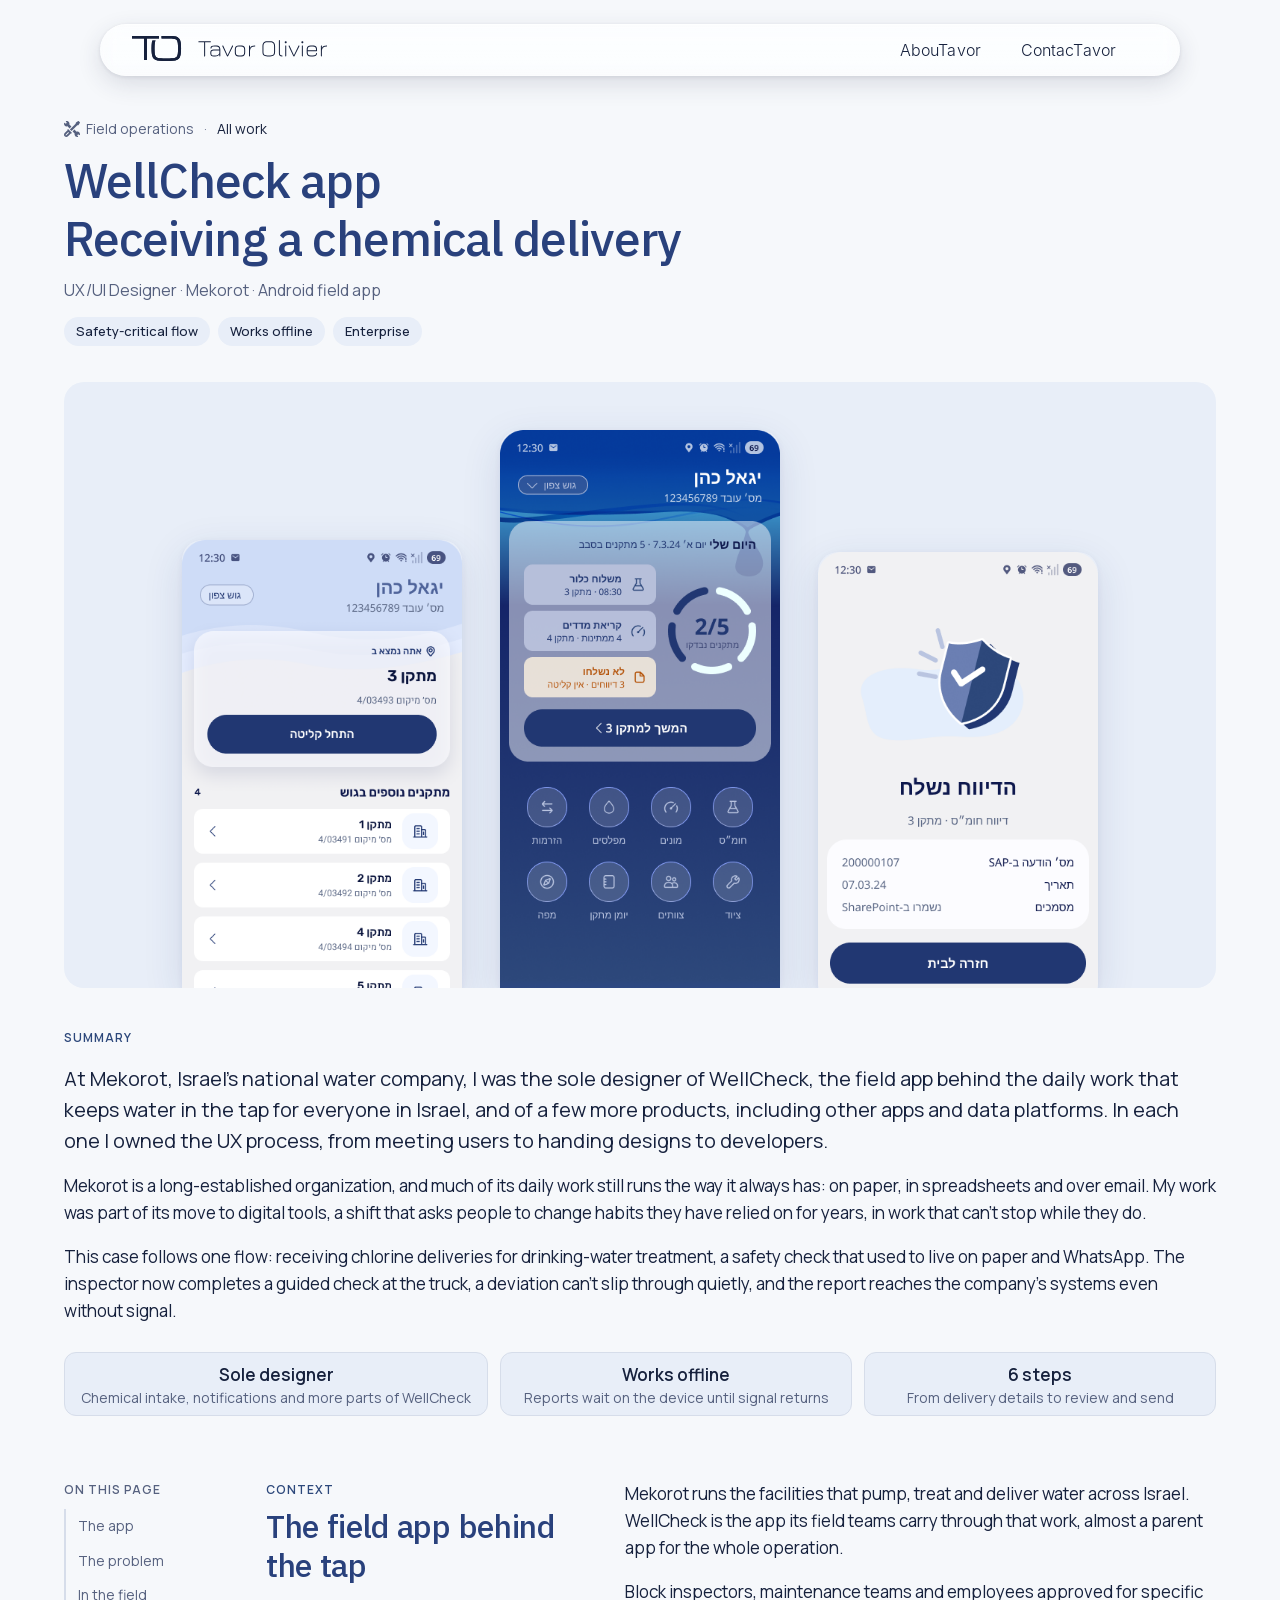
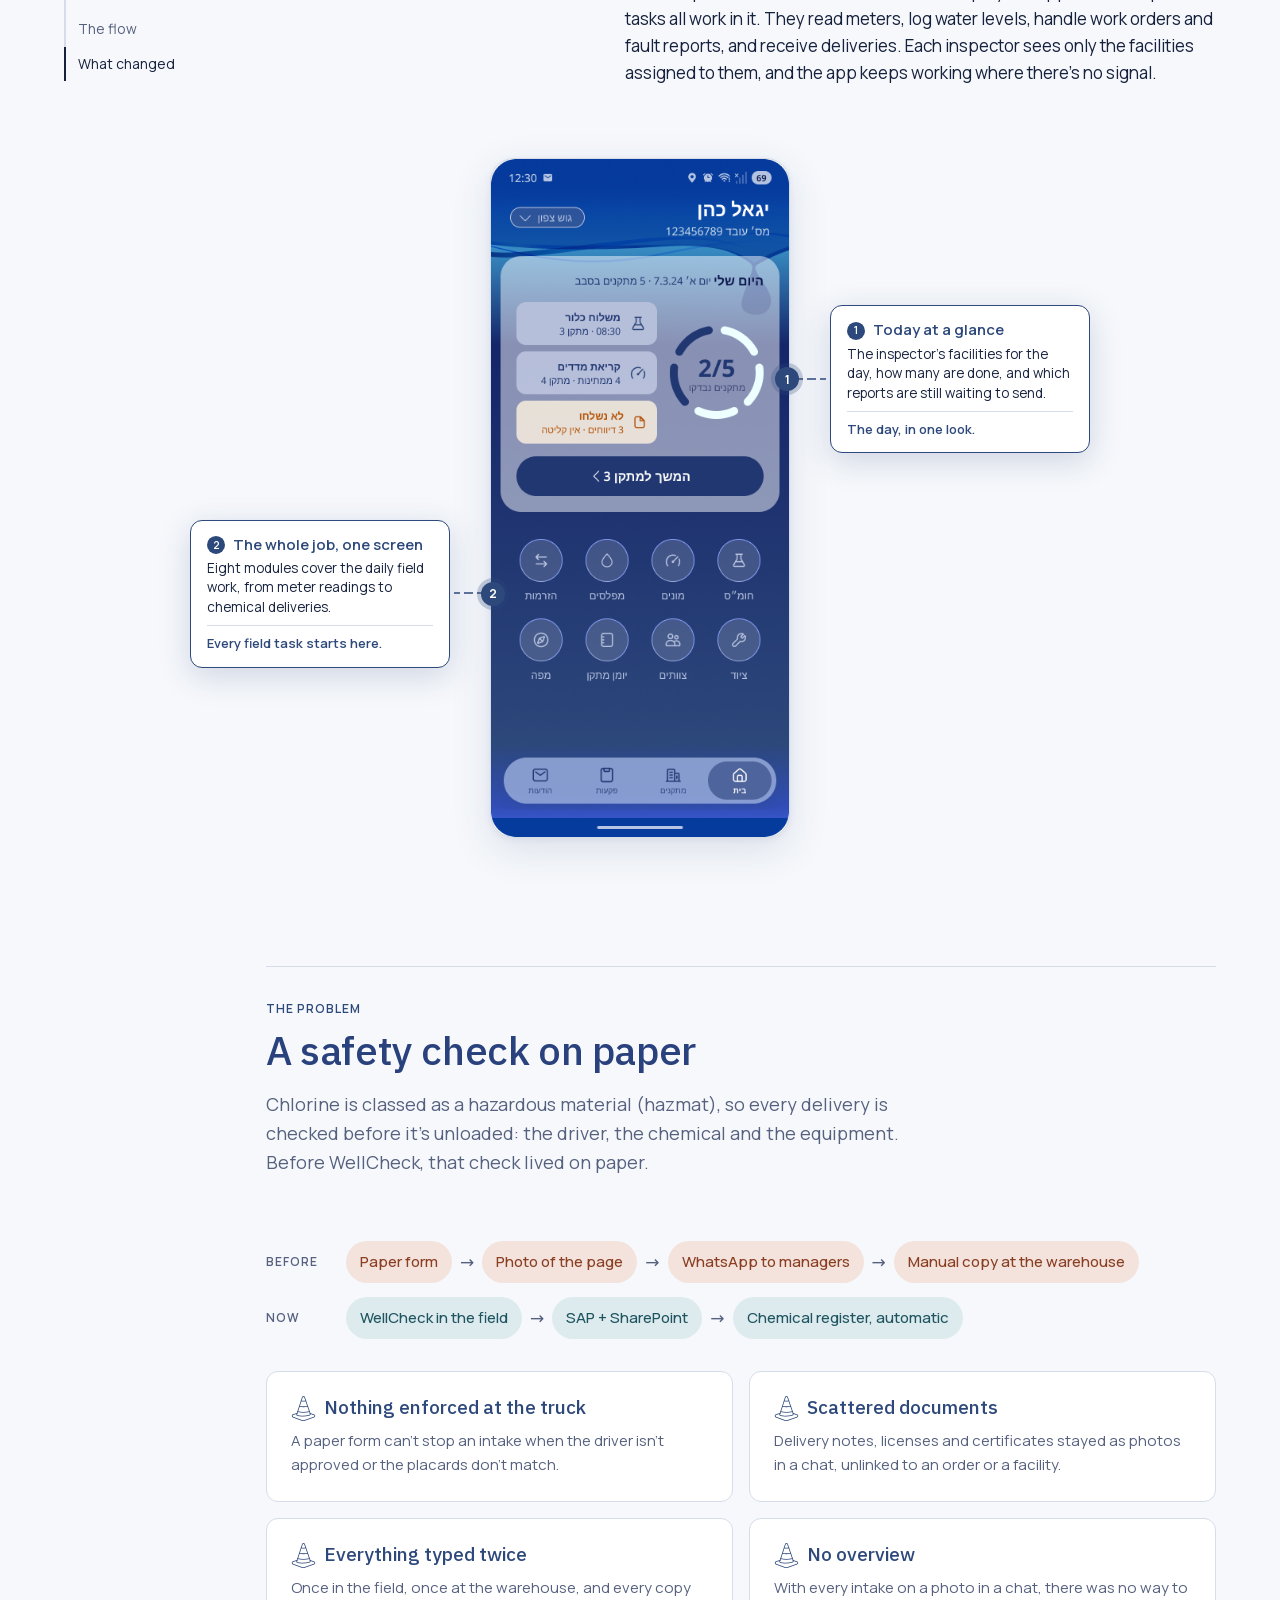
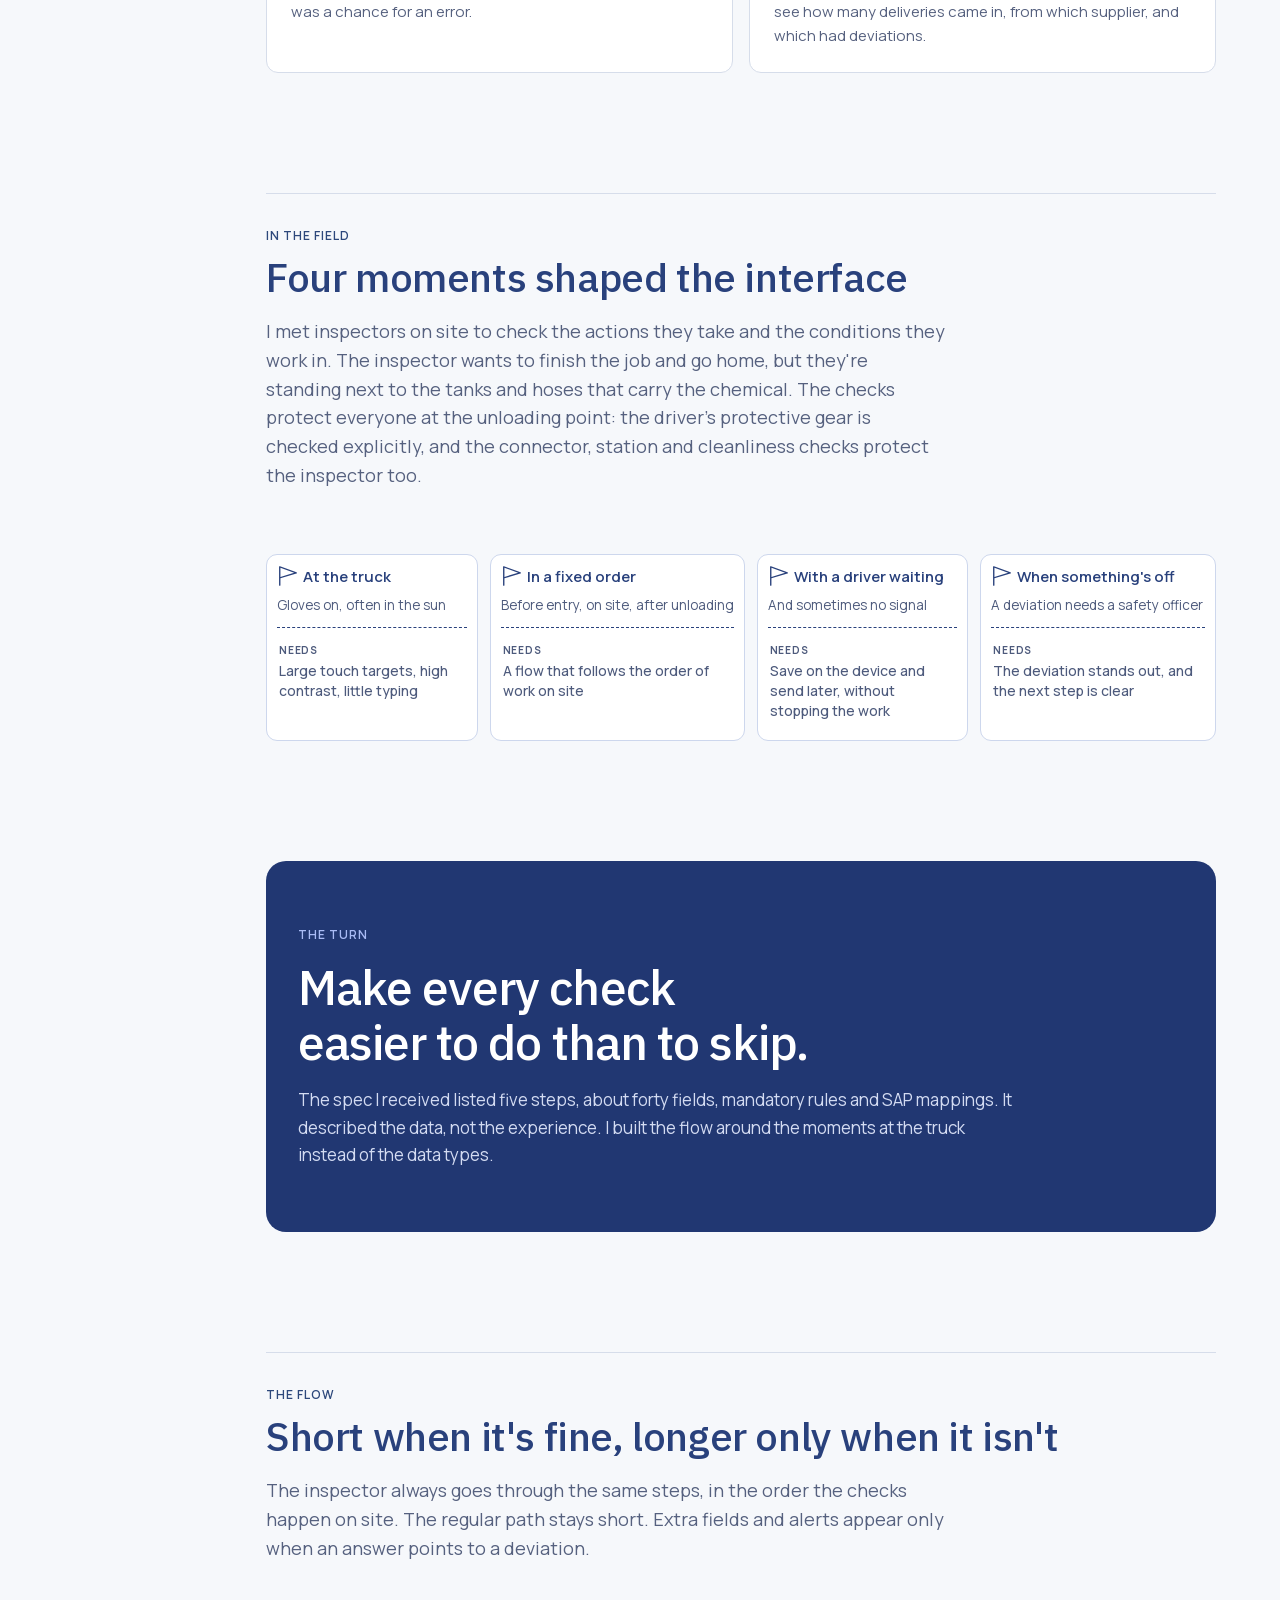
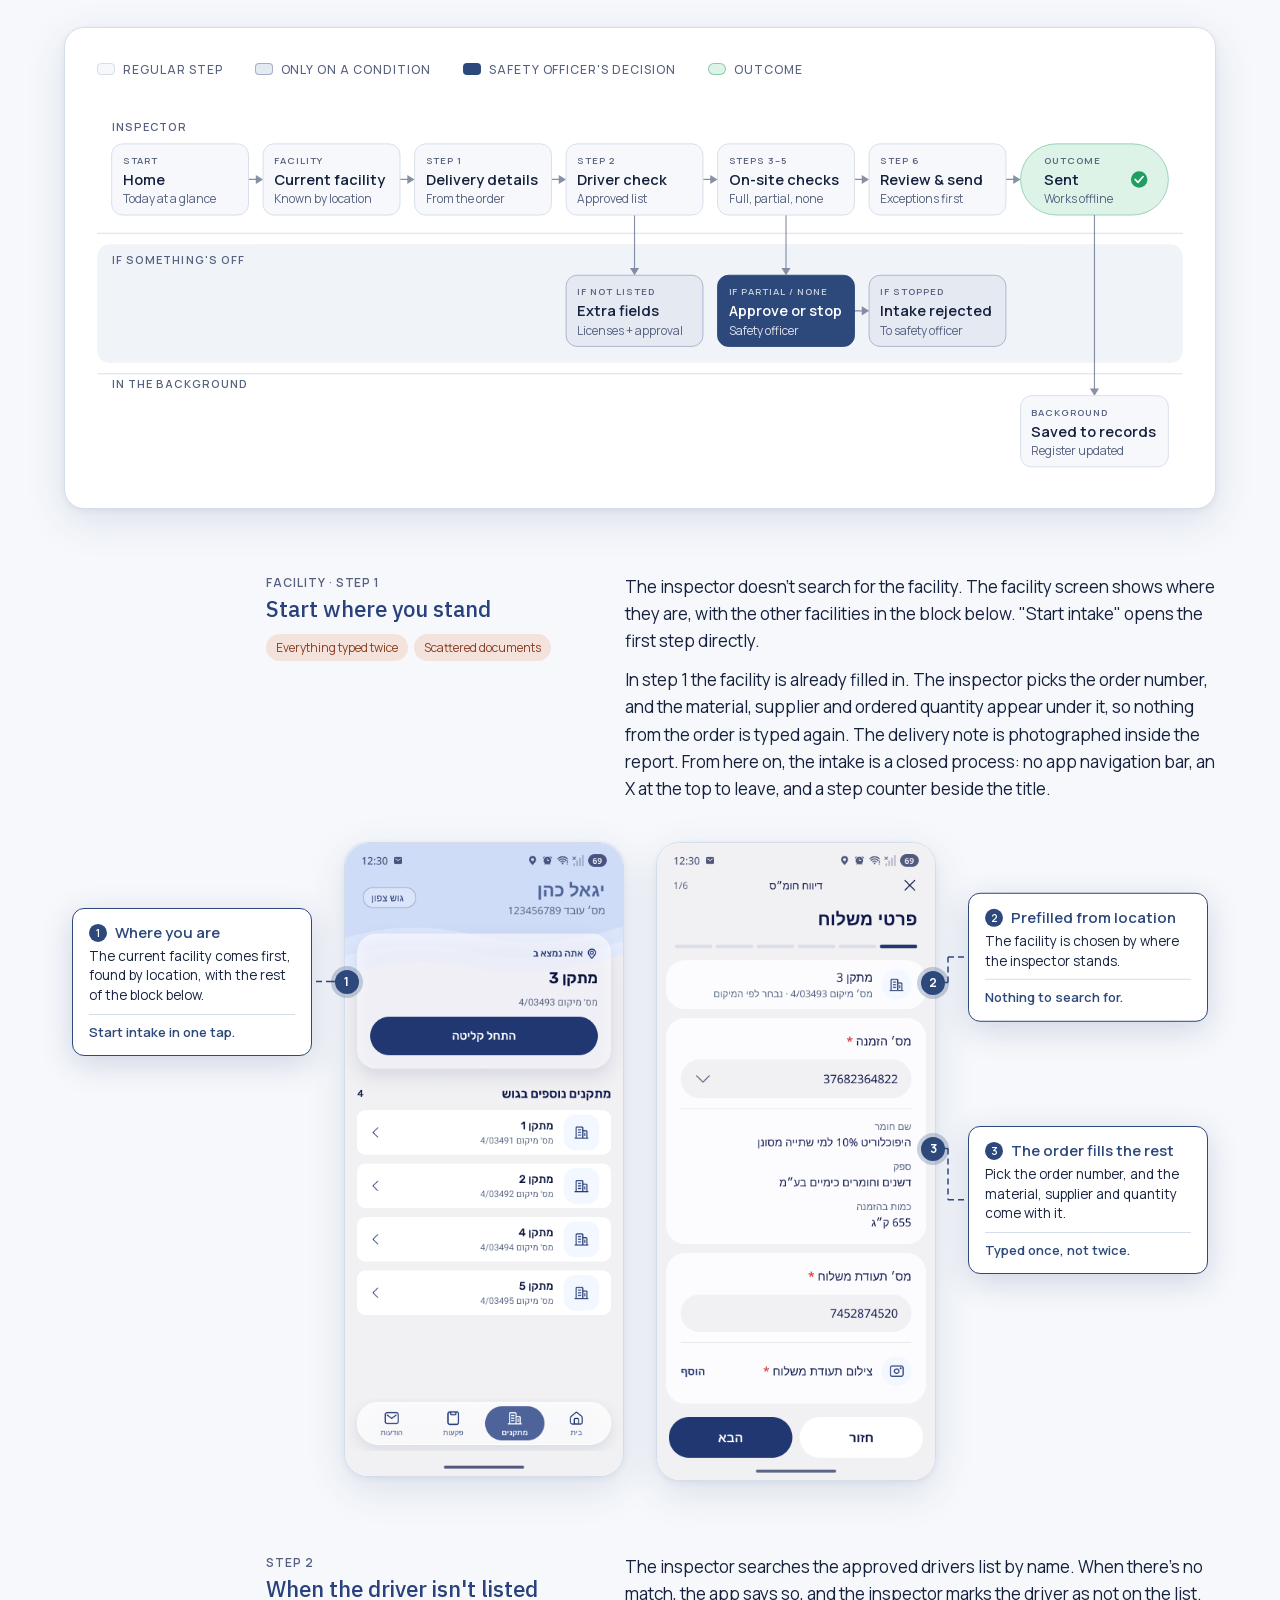
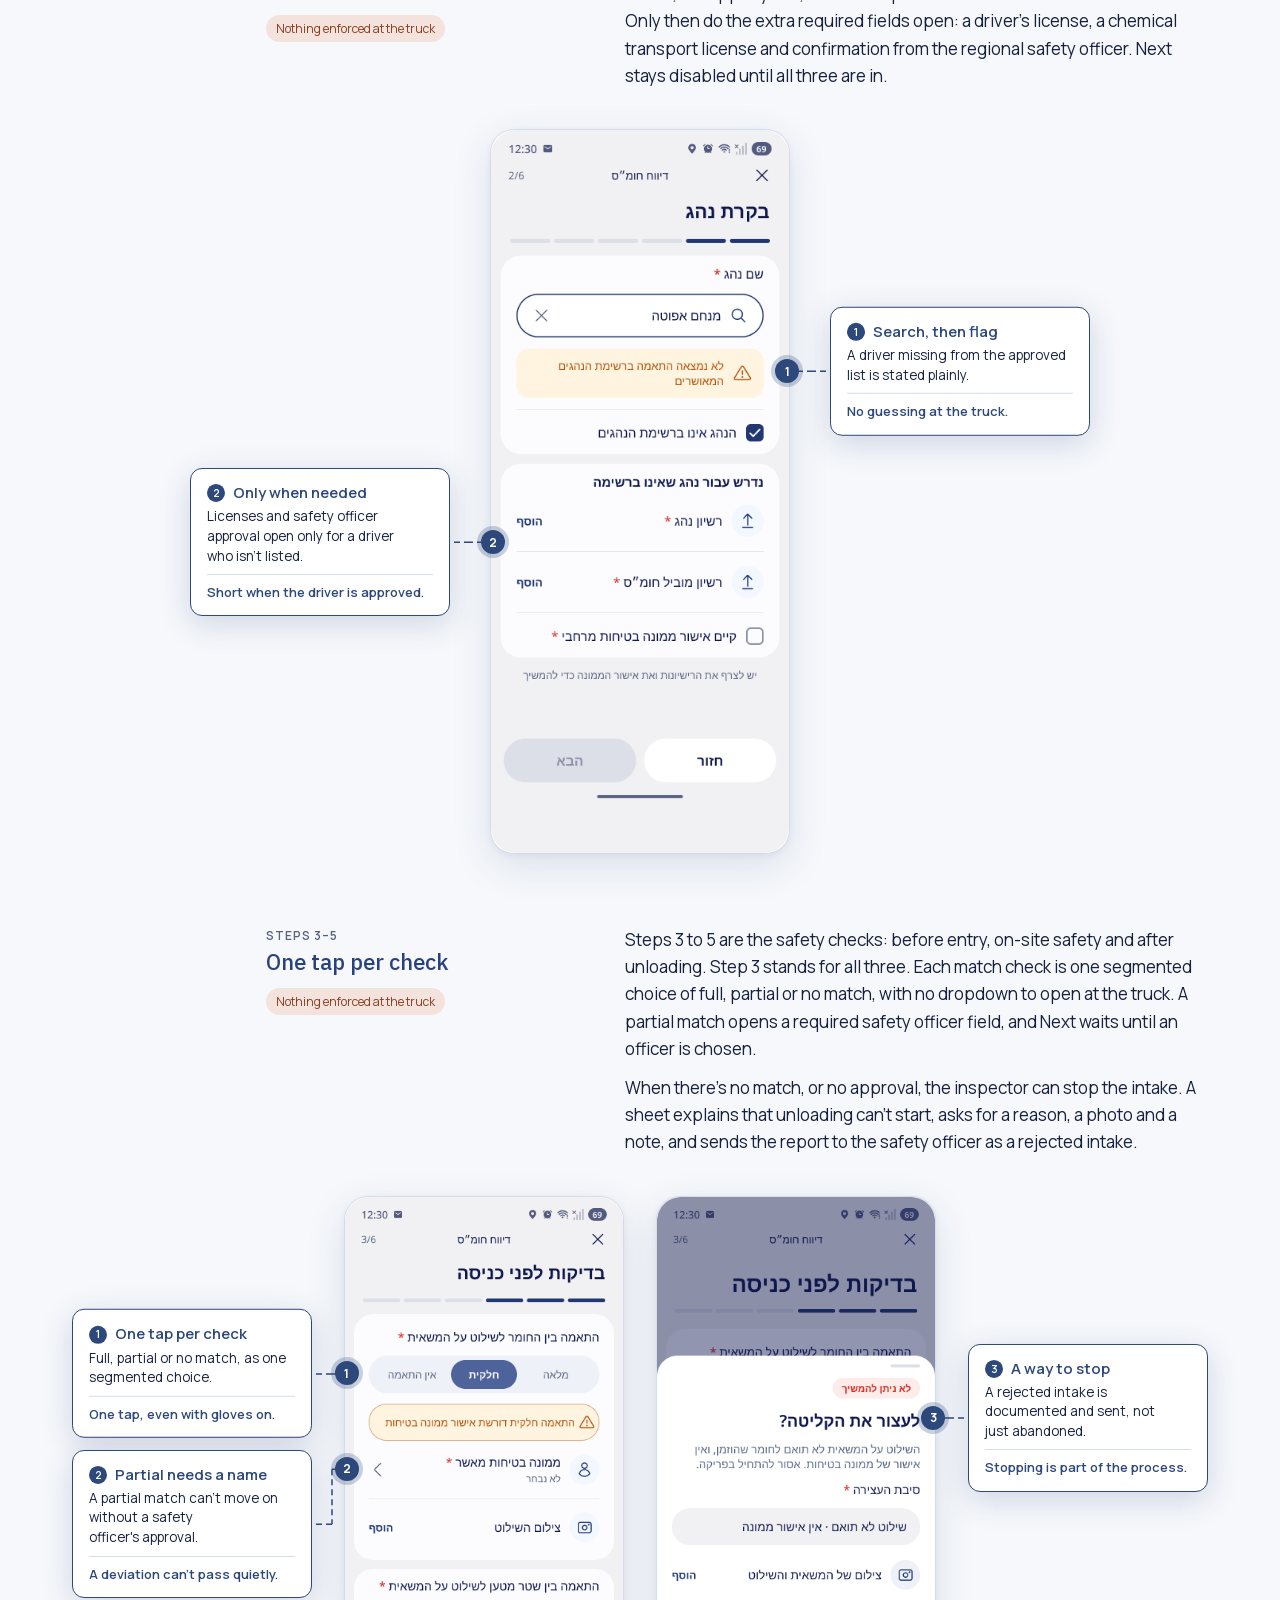
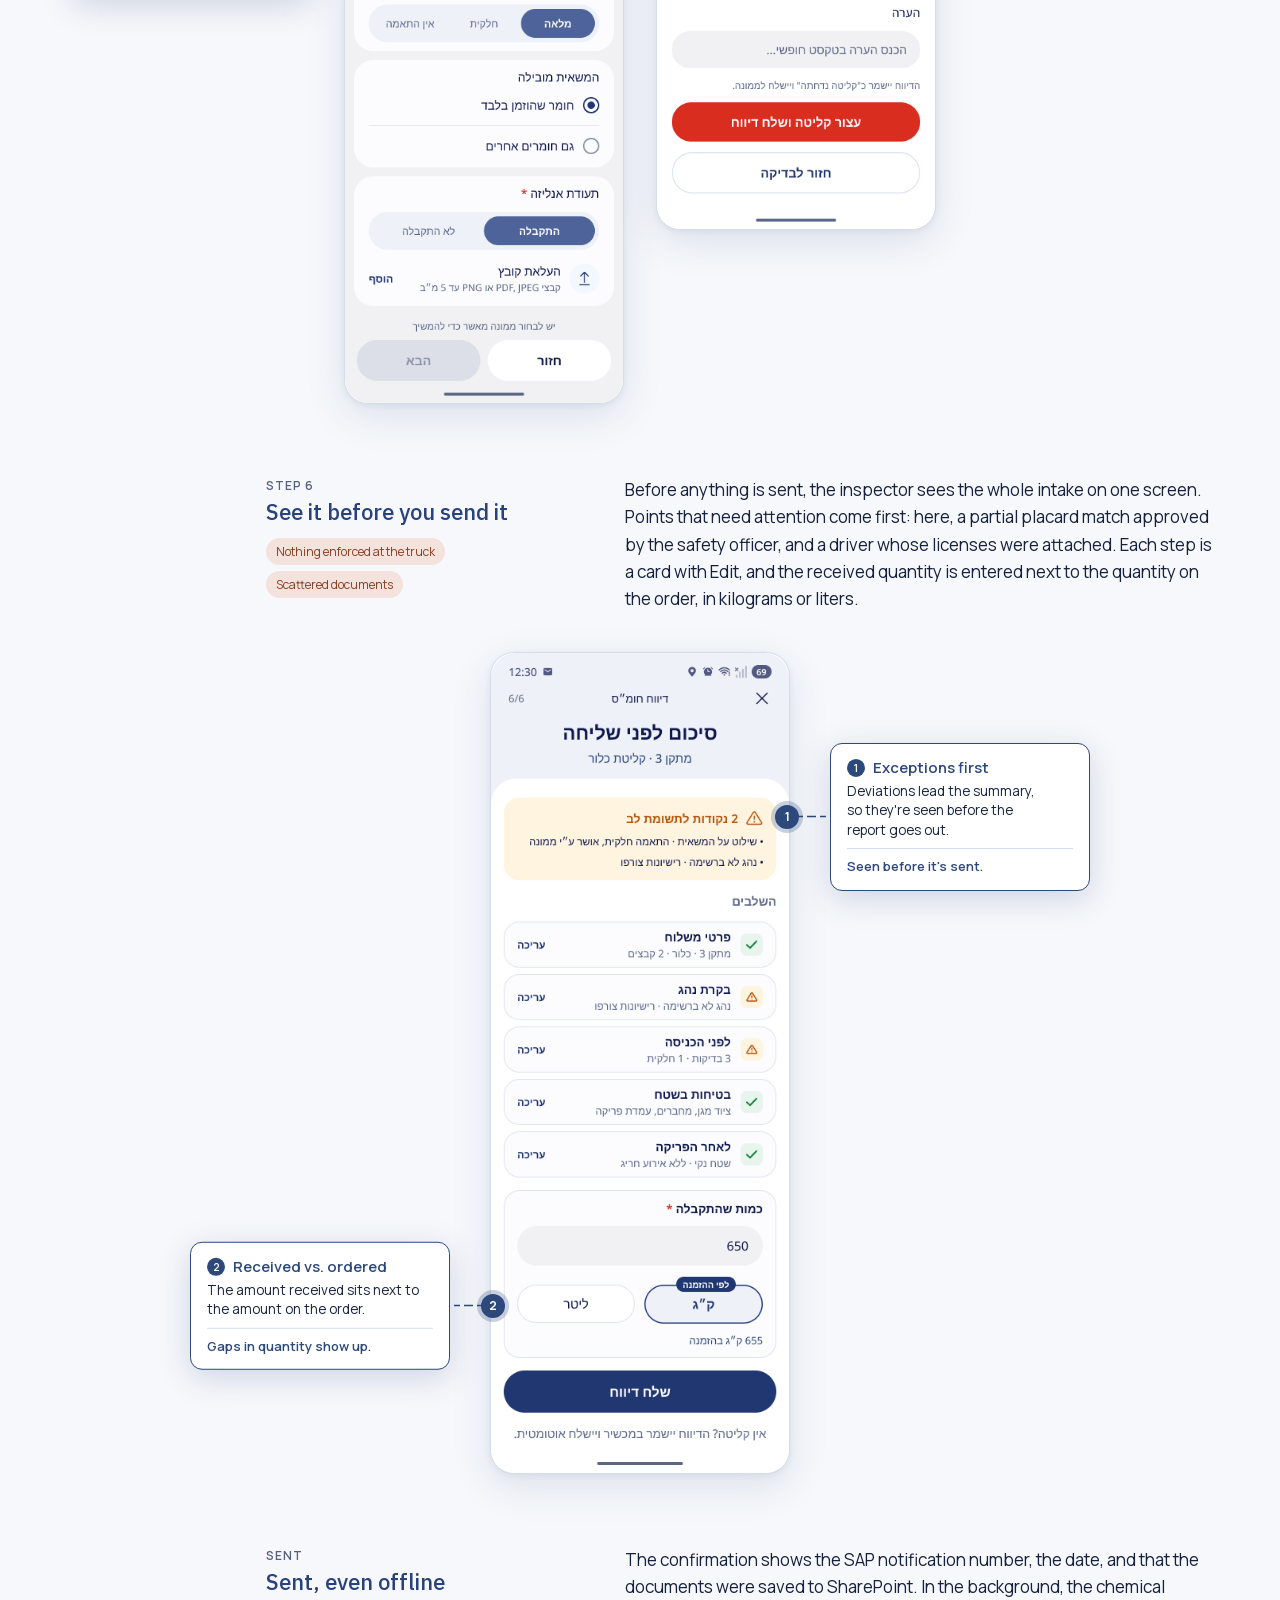
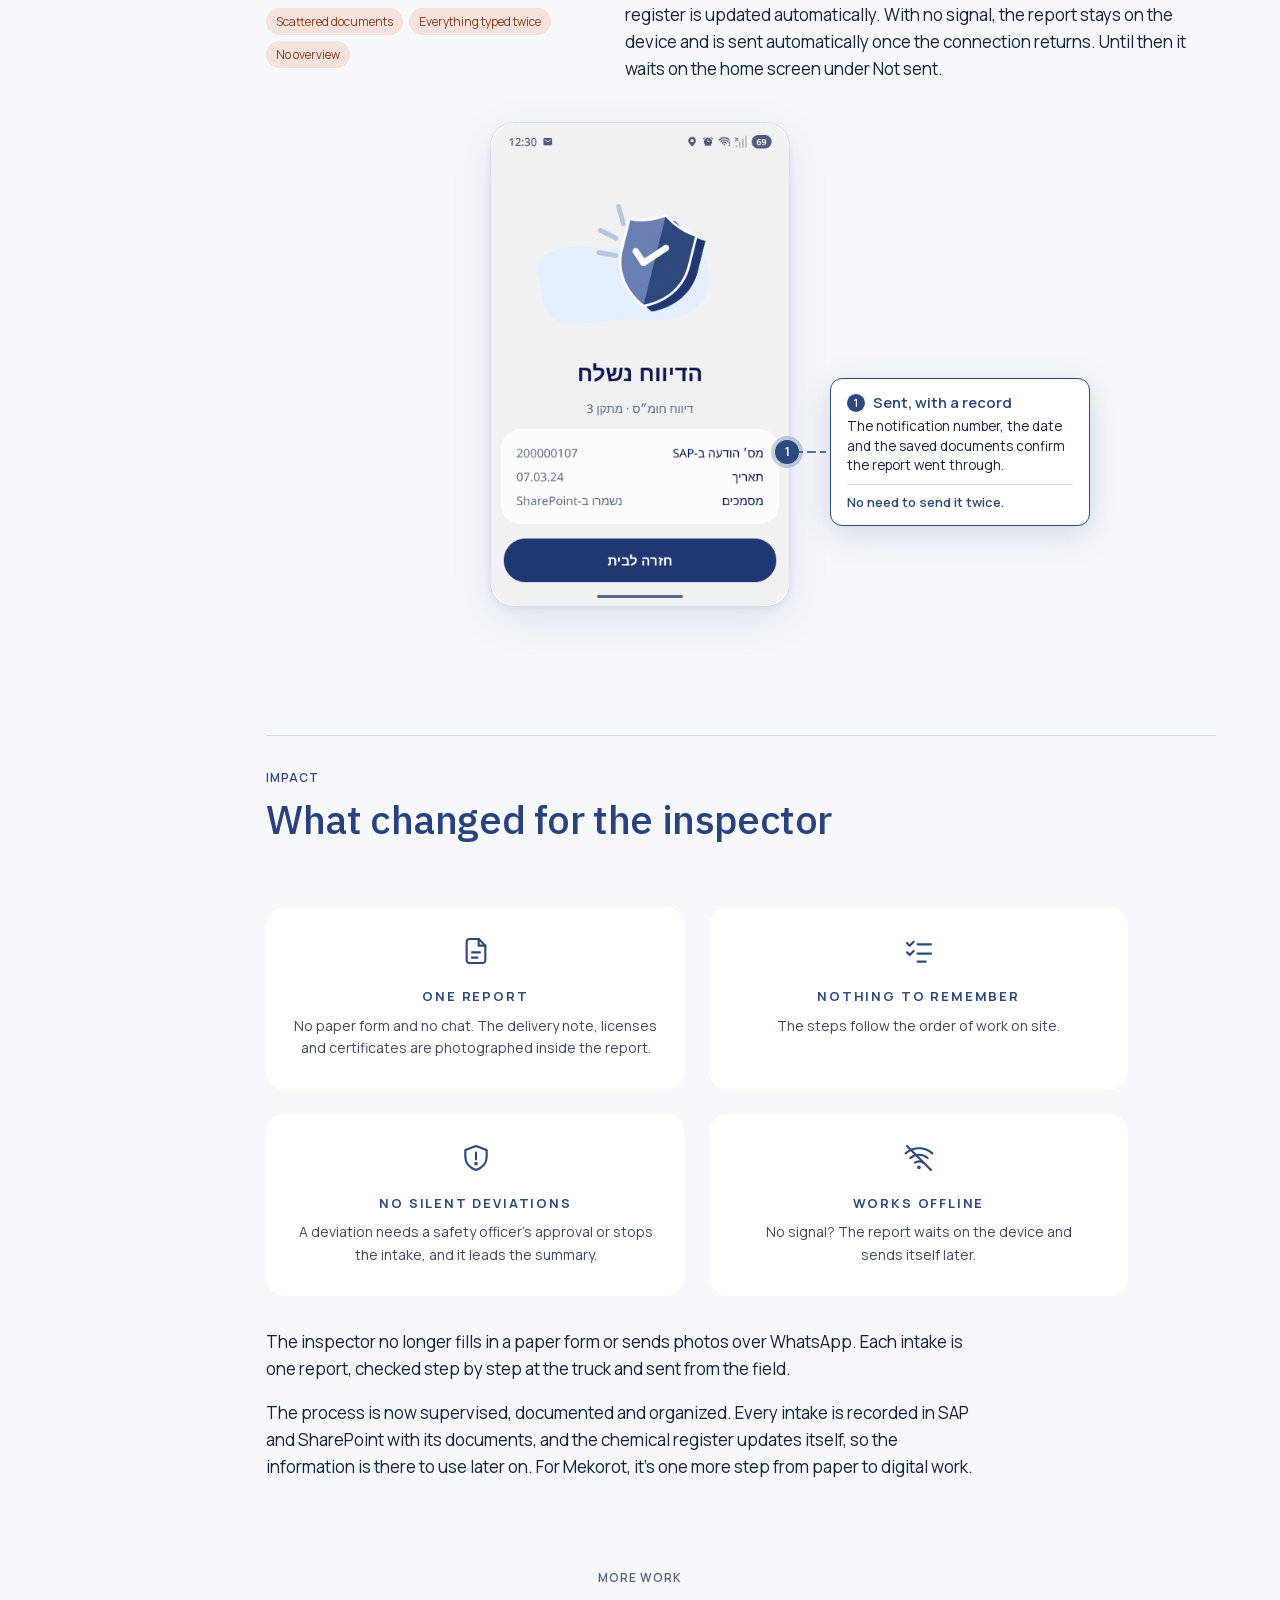
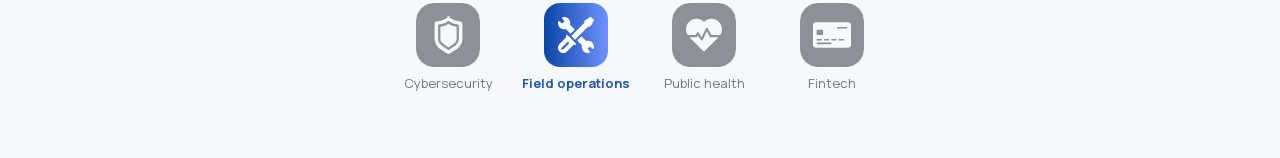
<file: work/wellcheck/index.html>
<!doctype html><html lang="en"><head><meta charset="utf-8"><meta name=viewport content="width=device-width,initial-scale=1,viewport-fit=cover"><style>:root{color-scheme:light;box-sizing:border-box;padding-top:env(safe-area-inset-top,0px);padding-bottom:env(safe-area-inset-bottom,0px)}html{scroll-padding-top:env(safe-area-inset-top,0px)}body{margin:0;padding:0;font:14px -apple-system,BlinkMacSystemFont,sans-serif;background:#fff;color:#000}img{max-width:100%}[hidden]:not([hidden=until-found i]){display:none!important}</style>
<title>WellCheck Case Study</title>
<meta name="description" content="A field app for water facilities. A case study by Tavor Olivier, product designer.">
<link rel="canonical" href="https://tavorolivier.com/work/wellcheck/">
<link rel="icon" href="/favicon.ico" sizes="48x48">
<link rel="icon" href="/favicon.svg" type="image/svg+xml">
<link rel="apple-touch-icon" href="/apple-touch-icon.png">
<meta property="og:type" content="website">
<meta property="og:site_name" content="Tavor Olivier">
<meta property="og:title" content="WellCheck case study — Tavor Olivier">
<meta property="og:description" content="A field app for water facilities. A case study by Tavor Olivier, product designer.">
<meta property="og:url" content="https://tavorolivier.com/work/wellcheck/">
<meta property="og:image" content="https://tavorolivier.com/shared/social/card-home.jpg">
<meta property="og:image:width" content="1200">
<meta property="og:image:height" content="630">
<meta property="og:image:alt" content="Tavor Olivier, Senior Product Designer">
<meta name="twitter:card" content="summary_large_image">
<link rel="stylesheet" href="../../shared/case-fonts.css">
<link rel="stylesheet" href="../../shared/header.css">
<link rel="stylesheet" href="../../shared/tabs.css">
<script src="../../shared/header.js"></script>
<style>
/* Light-only page. Structure from Tavor Portfolio Wireframes (nav, breadcrumb, opening, On this page, More work, contact).
   Tokens = the Coro case study's names (Portfolio foundations), with WellCheck values. Change values, keep names. */
:root {
  --bg:#F6F8FB; --surface:#FFFFFF; --surface-strong:#E8EEF8; --text:#16213D; --text-muted:#56617F; --border:#D6DDEA;
  --heading:#29417C; --accent:#2D487B; --accent-hover:#203660; --accent-soft:#E4E9F2; --on-accent:#FFFFFF; --success:#1E9E63; --success-soft:#DDF3E8;
  --navy:#213772; --before:#F3E3DC; --before-ink:#8A3E22; --now:#DDEBEE; --now-ink:#1F5560;
  --font-heading:"IBM Plex Sans", system-ui, -apple-system, "Segoe UI", sans-serif;
  --font-body:"Manrope", system-ui, -apple-system, "Segoe UI", sans-serif;
  --size-h1:48px; --size-h2:32px; --size-h3:22px; --size-body:17px; --size-small:14px; --size-eyebrow:12px;
  --weight-regular:400; --weight-medium:500; --weight-bold:600; --weight-heading:500;
  --leading-tight:1.2; --leading-body:1.6; --tracking-eyebrow:.08em;
  --space-xs:4px; --space-s:8px; --space-m:16px; --space-l:32px; --space-xl:64px; --space-2xl:120px;
  --container:1200px; --container-text:720px;
  --radius-s:8px; --radius-m:12px; --radius-l:20px;
  --shadow-card:0 2px 6px rgba(33,55,114,.06), 0 12px 40px rgba(33,55,114,.12);
  --shadow-float:0 8px 32px rgba(33,55,114,.18);
  --bubble-bg:#FFFFFF; --screen-frame:#D6DDEA;
  color-scheme:light;
}
* { box-sizing:border-box; }
body { margin:0; background:var(--bg); color:var(--text); font-family:var(--font-body); font-size:var(--size-body); line-height:var(--leading-body); -webkit-font-smoothing:antialiased; }
body::before { content:""; position:fixed; inset:0 0 auto; height:env(safe-area-inset-top, 0px); z-index:10; background:var(--bg); }
.page { max-width:var(--container); margin:0 auto; padding-block:36px var(--space-xl);
  padding-left:max(24px, env(safe-area-inset-left, 0px)); padding-right:max(24px, env(safe-area-inset-right, 0px)); }
h1, h2, h3 { font-family:var(--font-heading); line-height:var(--leading-tight); text-wrap:balance; margin:0; }
h1 { font-size:var(--size-h1); font-weight:var(--weight-heading); letter-spacing:-.02em; }
h2 { font-size:var(--size-h2); font-weight:var(--weight-heading); letter-spacing:-.01em; }
h3 { font-size:var(--size-h3); font-weight:var(--weight-heading); }
h1, h2, h3 { color:var(--heading); }
p { margin:0; }
.prose { max-width:var(--container-text); display:grid; gap:var(--space-m); }
.muted { color:var(--text-muted); }
.eyebrow { font-size:var(--size-eyebrow); letter-spacing:var(--tracking-eyebrow); text-transform:uppercase; font-weight:var(--weight-bold); color:var(--accent); margin:0 0 var(--space-s); }
a { color:var(--accent); text-underline-offset:3px; }
a:hover { color:var(--accent-hover); }
a:focus-visible, button:focus-visible { outline:2px solid var(--accent); outline-offset:3px; border-radius:4px; }
p, li, h1, h2, h3, .bubble__t, .bubble__d, .bubble__i { text-wrap:pretty; }

.crumb { font-size:var(--size-small); color:var(--text-muted); display:flex; gap:10px; align-items:center; flex-wrap:wrap; }
.crumb svg { width:18px; height:18px; stroke:currentColor; fill:none; stroke-width:1.6; stroke-linecap:round; stroke-linejoin:round; }
.crumb a { color:var(--text); text-decoration:none; }
.crumb svg.crumb__ic { width:16px; height:16px; fill:currentColor; stroke:none; flex:none; }

/* opening */
.opening { display:grid; gap:10px; }
.opening h1 { margin-top:12px; }
.opening h1 .t-line { display:block; }
.role { font-size:16px; color:var(--text-muted); }
.chips { display:flex; flex-wrap:wrap; gap:var(--space-s); list-style:none; margin:4px 0 0; padding:0; }
.chips li { font-size:13px; font-weight:var(--weight-medium); background:var(--surface-strong); border-radius:999px; padding:4px 12px; }
.hero { margin-top:36px; background:var(--surface-strong); border-radius:var(--radius-l); padding:48px 24px 0; overflow:hidden; display:flex; justify-content:center; align-items:flex-end; gap:clamp(12px, 3vw, 40px); }
.hero figure { margin:0; flex:0 1 280px; min-width:0; border-radius:20px 20px 0 0; overflow:hidden; box-shadow:var(--shadow-card); }
/* three screens sit on one baseline and run off the bottom edge; the centre one rises above the sides (Figma 28:2106) */
.hero figure:nth-child(1) { aspect-ratio:280 / 448; }
.hero figure:nth-child(2) { aspect-ratio:280 / 558; }
.hero figure:nth-child(3) { aspect-ratio:280 / 436; }
.hero img { display:block; width:100%; height:auto; }
.sum { display:grid; grid-template-columns:minmax(0,1fr); gap:28px; margin-top:40px; }
.sum__text { max-width:none; }
.sum > * { min-width:0; }
.lede { font-size:20px; line-height:1.55; }
.facts { display:grid; grid-template-columns:424fr 352fr 352fr; gap:12px; }
.facts div { border:1.5px solid var(--border); border-radius:var(--radius-m); min-height:64px; padding:6px 16px; background:var(--surface-strong); text-align:center; display:flex; flex-direction:column; justify-content:center; align-items:center; }
.facts b { display:block; font-size:17px; line-height:27.2px; font-weight:600; color:var(--text); }
.facts span { font-size:14px; color:var(--text-muted); line-height:19.6px; }

/* body: On this page + content */
.body { display:grid; grid-template-columns:170px minmax(0,1fr); gap:32px; margin-top:64px; }
.index { position:sticky; top:calc(env(safe-area-inset-top, 0px) + 110px); align-self:start; }
.index p { font-size:var(--size-eyebrow); letter-spacing:var(--tracking-eyebrow); text-transform:uppercase; font-weight:var(--weight-bold); color:var(--text-muted); margin:0 0 10px; }
.index a { display:block; font-size:14px; color:var(--text-muted); text-decoration:none; padding:6px 0 6px 12px; border-left:2px solid var(--border); }
.index a.on { color:var(--text); border-left-color:var(--text); }
.content { min-width:0; }
.content > section { scroll-margin-top:110px; }
.content > section + section { margin-top:var(--space-2xl); }

.split { display:grid; grid-template-columns:1fr 2fr; gap:var(--space-xl); align-items:start; }
.split > * { min-width:0; }
.chapter-head { border-top:1px solid var(--border); padding-top:var(--space-l); margin-bottom:var(--space-xl); display:grid; gap:var(--space-s); }
.chapter-head > * { max-width:820px; }
.chapter-head h2 { font-size:clamp(28px, 3.4vw, 40px); }
.chapter-head .muted { font-size:18px; line-height:1.6; max-width:680px; margin-top:var(--space-s); }
.chapter-head .eyebrow { margin:0; }

/* problem strip */
.process { display:grid; gap:14px; margin-bottom:var(--space-l); }
.prow { display:grid; grid-template-columns:64px minmax(0,1fr); gap:16px; align-items:center; }
.prow .lab { font-size:var(--size-eyebrow); letter-spacing:var(--tracking-eyebrow); text-transform:uppercase; font-weight:var(--weight-bold); color:var(--text-muted); }
.pchips { display:flex; flex-wrap:wrap; align-items:center; gap:8px; }
.pchip { font-size:15px; font-weight:var(--weight-medium); padding:9px 14px; border-radius:999px; }
.pchip.b { background:var(--before); color:var(--before-ink); }
.pchip.n { background:var(--now); color:var(--now-ink); }
.arr { color:var(--text-muted); }
.cards { display:grid; grid-template-columns:repeat(2, minmax(0,1fr)); gap:var(--space-m); }
.cards--4 { grid-template-columns:repeat(4, minmax(0,1fr)); }
.card { border:1px solid var(--border); border-radius:var(--radius-m); padding:24px; display:grid; gap:var(--space-s); align-content:start; background:var(--surface); }
.card__head { display:flex; gap:8px; align-items:flex-start; }
.card__ico { flex:none; display:block; }
.card h3 { font-size:19px; color:var(--accent); }
.card p { font-size:15px; color:var(--text-muted); }
/* In the field cards, from Figma "Work context" (281:383) */
.cards--4 { gap:12px; grid-template-columns:211.9fr 254.3fr 211.9fr 236fr; }
.cards--4 .card__head { gap:4px; }
.cards--4 .card { background:#FFFFFF; border:1px solid #CDD7ED; border-radius:11px; padding:10px; gap:11px; }
.cards--4 .card h3 { font-family:var(--font-body); font-size:15px; line-height:23px; font-weight:600; color:#29417C; white-space:nowrap; }
.cards--4 .card > p:not(.card__where) { font-size:13.5px; line-height:22px; color:#4D5A7C; margin-top:-5px; white-space:nowrap; }
.cards--4 .card .card__where { margin:0; border-top:1px dashed #29417C; padding:15px 9px 9px 2px; color:#4D5A7C; font-size:14px; line-height:20px; font-weight:500; }
.cards--4 .card .card__where b { display:block; font-size:10px; line-height:15px; font-weight:700; letter-spacing:.8px; text-transform:uppercase; margin-bottom:3px; }

/* statement */
.statement { background:var(--navy); color:#fff; border-radius:var(--radius-l); padding:var(--space-xl) var(--space-l); display:grid; gap:var(--space-m); }
.statement .eyebrow { color:#A9BBF5; margin:0; }
.statement .big { font-family:var(--font-heading); font-size:clamp(28px, 4.2vw, 48px); line-height:1.15; font-weight:var(--weight-heading); letter-spacing:-.02em; max-width:18ch; text-wrap:balance; }
.statement p:last-child { color:#D3DBF2; max-width:var(--container-text); }

/* flow (same pattern as the Coro case study) */
.flow { display:grid; gap:var(--space-m); margin-bottom:var(--space-xl); }
.flow__card { background:var(--surface); border:1px solid var(--border); border-radius:var(--radius-l); padding:var(--space-l); overflow-x:auto; }
.flow__legend { display:flex; flex-wrap:wrap; gap:var(--space-m) var(--space-l); margin:0 0 var(--space-l); padding:0; list-style:none; }
.flow__legend li { display:flex; align-items:center; gap:var(--space-s); font-size:var(--size-eyebrow); letter-spacing:var(--tracking-eyebrow); text-transform:uppercase; color:var(--text-muted); font-weight:var(--weight-medium); }
.swatch { width:18px; height:12px; border-radius:4px; flex:none; }
.swatch--human { background:var(--bg); border:1px solid var(--border); }
.swatch--ai { background:var(--accent-soft); border:1px solid color-mix(in srgb, var(--accent) 35%, transparent); }
.swatch--decide { background:var(--accent); }
.swatch--end { background:var(--success-soft); border:1px solid color-mix(in srgb, var(--success) 45%, transparent); border-radius:999px; }
.flow__svg { width:100%; min-width:900px; height:auto; display:block; overflow:visible; }
.flow__svg text { font-family:var(--font-body); }
.lane-label { font-size:12px; letter-spacing:.1em; font-weight:600; fill:var(--text-muted); }
.lane-ai { fill:var(--accent-soft); opacity:.55; }
.lane-rule { stroke:var(--border); stroke-width:1; }
.node { fill:var(--bg); stroke:var(--border); stroke-width:1; }
.node--ai { fill:var(--accent-soft); stroke:color-mix(in srgb, var(--accent) 35%, transparent); }
.node--decide { fill:var(--accent); stroke:var(--accent); }
.node--end { fill:var(--success-soft); stroke:color-mix(in srgb, var(--success) 45%, transparent); }
.n-step { font-size:10.5px; letter-spacing:.1em; font-weight:600; fill:var(--text-muted); }
.n-title { font-size:16px; font-weight:600; fill:var(--text); }
.n-sub { font-size:13px; fill:var(--text-muted); }
.on-accent .n-step { fill:color-mix(in srgb, var(--on-accent) 75%, transparent); }
.on-accent .n-title { fill:var(--on-accent); }
.on-accent .n-sub { fill:color-mix(in srgb, var(--on-accent) 85%, transparent); }
.wire { fill:none; stroke:var(--text-muted); stroke-width:1.25; stroke-linecap:round; stroke-linejoin:round; opacity:.7; }
.head { fill:var(--text-muted); opacity:.7; }
.check { fill:var(--success); }
.check-mark { fill:none; stroke:var(--surface); stroke-width:1.8; stroke-linecap:round; stroke-linejoin:round; }
.flow__list { display:none; margin:0; padding:0; list-style:none; }
.flow__list li { position:relative; padding:0 0 var(--space-m) 28px; }
.flow__list li::before { content:""; position:absolute; left:4px; top:18px; width:10px; height:10px; border-radius:50%; background:var(--bg); border:2px solid var(--text-muted); }
.flow__list li::after { content:""; position:absolute; left:9px; top:32px; bottom:0; width:1.5px; background:var(--border); }
.flow__list li:last-child::after { display:none; }
.fstep { border-radius:var(--radius-m); padding:12px 14px; background:var(--bg); border:1px solid var(--border); }
.fstep--ai { background:var(--accent-soft); border-color:color-mix(in srgb, var(--accent) 35%, transparent); }
.fstep--decide { background:var(--accent); border-color:var(--accent); color:var(--on-accent); }
.fstep--end { background:var(--success-soft); border-color:color-mix(in srgb, var(--success) 45%, transparent); }
.fstep__meta { display:flex; justify-content:space-between; gap:8px; font-size:10px; letter-spacing:.1em; text-transform:uppercase; font-weight:600; color:var(--text-muted); margin-bottom:4px; }
.fstep--decide .fstep__meta, .fstep--decide .fstep__sub { color:color-mix(in srgb, var(--on-accent) 80%, transparent); }
.fstep__title { font-size:15px; font-weight:600; }
.fstep__sub { font-size:13px; color:var(--text-muted); }
.fbranch { margin:8px 0 0 14px; display:grid; gap:8px; }

/* moments (stations) */
.moment { display:grid; gap:var(--space-l); }
.moment + .moment { margin-top:var(--space-xl); }
.moment__copy { display:grid; grid-template-columns:1fr 2fr; gap:var(--space-xl); }
.moment__copy > * { min-width:0; }
.moment__copy .prose { gap:12px; }
.stepnum { font-size:var(--size-eyebrow); letter-spacing:var(--tracking-eyebrow); text-transform:uppercase; color:var(--text-muted); font-weight:var(--weight-bold); margin-bottom:var(--space-xs); }
.answers { display:flex; flex-wrap:wrap; gap:6px; margin-top:12px; }
.answers span { font-size:12px; padding:4px 10px; border-radius:999px; background:var(--before); color:var(--before-ink); }
.pair { display:grid; grid-template-columns:minmax(0,260px) minmax(0,1fr); gap:var(--space-l); align-items:center; }
.pair > * { min-width:0; }
.plain img { display:block; width:100%; height:auto; border:1px solid var(--screen-frame); border-radius:24px; box-shadow:var(--shadow-card); background:var(--surface); }
.plain figcaption { margin-top:12px; font-size:var(--size-small); color:var(--text-muted); text-align:center; }

/* annotated screen (same component as the Coro case study) */
.ann { position:relative; display:grid; grid-template-columns:260px minmax(0,300px) 260px; column-gap:40px; justify-content:center; align-items:start; }
.ann--pair { grid-template-columns:240px minmax(0,280px) minmax(0,280px) 240px; column-gap:32px; }
.ann__img { position:relative; min-width:0; }
.ann__img img { display:block; width:100%; height:auto; border:1px solid var(--screen-frame); border-radius:24px; box-shadow:var(--shadow-card); background:var(--surface); }
.ann__dot { position:absolute; width:24px; height:24px; border-radius:50%; background:var(--accent); color:var(--on-accent); font-size:12px; font-weight:700;
  display:grid; place-items:center; transform:translate(-50%,-50%); box-shadow:0 0 0 4px color-mix(in srgb, var(--accent) 25%, transparent); z-index:2; }
.ann__lines { position:absolute; inset:0; pointer-events:none; overflow:visible; z-index:1; }
.ann__lines line { stroke:var(--accent); stroke-width:1.5; stroke-dasharray:6 4; }
.ann__col { position:relative; min-width:0; align-self:stretch; }
/* Every station row spans the full page width, so pairs fit and all screens share one centre line */
@media (min-width: 1101px) { .ann { margin-left:-202px; z-index:6; background:var(--bg); padding-block:8px; } }
.bubble { position:absolute; left:0; right:0; background:var(--bubble-bg); border:1.5px solid var(--accent); border-radius:var(--radius-m); padding:14px 16px; box-shadow:var(--shadow-float); transform:translateY(-50%); }
.bubble__t { display:flex; gap:8px; align-items:baseline; font-weight:var(--weight-bold); font-size:15px; color:var(--accent); line-height:1.3; }
.bubble__n { flex:none; font-size:11px; width:18px; height:18px; border-radius:50%; background:var(--accent); color:var(--on-accent); display:inline-grid; place-items:center; transform:translateY(-1px); }
.bubble__d { font-size:13.5px; color:var(--text); line-height:1.45; margin-top:4px; }
.bubble__i { font-size:13px; font-weight:var(--weight-bold); color:var(--accent); line-height:1.4; margin-top:8px; padding-top:8px; border-top:1px solid var(--border); }
.legend { display:none; list-style:none; margin:var(--space-m) 0 0; padding:0; gap:12px; }

.outcome { margin-top:var(--space-xl); border-left:3px solid var(--accent); padding:4px 0 4px var(--space-l); max-width:var(--container-text); display:grid; gap:var(--space-xs); }
.outcome p:last-child { font-size:20px; line-height:1.5; }
.outcome .eyebrow { margin:0; }

/* impact */
.outcomes { list-style:none; margin:var(--space-m) 0; padding:0; display:grid; gap:var(--space-m); }
.outcomes li { display:grid; grid-template-columns:24px 1fr; gap:12px; }
.outcomes b { display:block; }
.outcomes span { color:var(--text-muted); font-size:15px; }
.tick { width:22px; height:22px; border-radius:50%; background:var(--success-soft); color:var(--success); display:grid; place-items:center; font-size:13px; font-weight:700; margin-top:2px; }
.foot-note { font-size:13px; color:var(--text-muted); margin-top:var(--space-l); }

/* Impact widgets, after the reference: soft tiles, icon, uppercase label, centred text */
.wins { display:grid; grid-template-columns:repeat(2, minmax(0, 419px)); gap:24px; }
.win { background:var(--surface); border-radius:20px; min-height:180px; padding:28px 22px 30px; display:grid; justify-items:center; align-content:start; text-align:center; gap:0; }
.win svg { width:32px; height:32px; margin-bottom:22px; }
.win h3 { font-family:var(--font-body); font-size:13px; line-height:1.2; font-weight:700; letter-spacing:.14em; text-transform:uppercase; color:#2D487B; margin-bottom:10px; }
.win p { font-size:14px; line-height:1.6; color:#3E4660; }
@media (max-width: 600px) { .wins { grid-template-columns:minmax(0,1fr); } }

/* more work + contact (from the wireframes) */
.sect { margin-top:88px; }
.lbl { font-size:var(--size-eyebrow); letter-spacing:var(--tracking-eyebrow); text-transform:uppercase; font-weight:var(--weight-bold); color:var(--text-muted); margin:0 0 16px; text-align:center; }
.switch { display:flex; justify-content:center; flex-wrap:wrap; gap:8px; }
.sw { display:flex; flex-direction:column; align-items:center; gap:6px; width:120px; text-align:center; text-decoration:none; color:#76757D; font-size:13px; line-height:20.8px; }


/* chip details follow the Figma "More work" (17:177) */



.sw.on { color:#1D55B7; font-weight:700; }

.sw.off { cursor:default; pointer-events:none; }
.sw:not(.on):not(.off):hover { color:var(--text); }

.sw:focus-visible { outline:2px solid var(--text); outline-offset:4px; border-radius:12px; }
.contact { display:flex; justify-content:space-between; align-items:center; flex-wrap:wrap; gap:16px; border-top:1.5px solid var(--border); padding-top:36px; }
.contact b { font-family:var(--font-heading); font-size:28px; font-weight:var(--weight-heading); }
.contact .links { display:flex; flex-wrap:wrap; gap:22px; font-size:15px; color:var(--text-muted); }
.contact .links span.addr { user-select:all; }

/* hover zoom (from the Coro case study) */
@media (hover: hover) and (pointer: fine) and (prefers-reduced-motion: no-preference) {
  .ann__img { transition: transform .35s cubic-bezier(.2,.7,.2,1), box-shadow .35s ease; transform-origin:center; }
  .ann__img:hover { transform:scale(1.15); z-index:5; }
  .ann__img:hover img { box-shadow:var(--shadow-float); }
  .ann__col .bubble, .ann__lines { transition:opacity .25s ease; }
  .ann__dot { transition:opacity .2s ease; }
  .ann__img:hover .ann__dot { opacity:0; }
  .ann:has(.ann__img:hover) .ann__lines { opacity:0; }
  .ann:has(.ann__img:hover) .bubble { opacity:.35; }
  .ann__img { cursor:zoom-in; }
}

/* The flow takes the full page width, over the On this page column */
@media (min-width: 1101px) { .flow { margin-left:-202px; position:relative; z-index:6; } .flow__card { box-shadow:var(--shadow-card); } }
.index { z-index:1; }
@media (max-width: 1100px) {
  .body { grid-template-columns:minmax(0,1fr); }
  .index { display:none; }
}
@media (max-width: 1250px) { .cards--4 { grid-template-columns:repeat(2, minmax(min-content,1fr)); } }
@media (max-width: 1250px) { .ann--pair { grid-template-columns:190px minmax(0,250px) minmax(0,250px) 190px; column-gap:20px; } .ann { grid-template-columns:210px minmax(0,280px) 210px; column-gap:24px; } }
/* Legend mode: bubbles become a numbered list under each screen */
@media (max-width: 1000px) {
  .ann, .ann--pair { grid-template-columns:minmax(0, 300px); justify-content:center; row-gap:12px; }
  .ann__col, .ann__lines { display:none; }
  .ann .legend { display:grid; max-width:300px; margin-bottom:24px; }
  .legend li { display:grid; grid-template-columns:22px 1fr; gap:10px; font-size:14px; }
  .legend .bubble__n { width:20px; height:20px; margin-top:2px; }
  .legend b { display:block; }
  .legend span.d { color:var(--text-muted); font-size:13px; }
  .legend span.i { display:block; color:var(--accent); font-weight:var(--weight-bold); font-size:13px; margin-top:2px; }
}
@media (max-width: 767px) {
  :root { --size-h1:34px; --size-h2:26px; --size-h3:20px; --size-body:16px; --space-2xl:80px; --space-xl:40px; }
  .page { padding-left:max(16px, env(safe-area-inset-left, 0px)); padding-right:max(16px, env(safe-area-inset-right, 0px)); }
  .hero figure:nth-child(1), .hero figure:nth-child(3) { display:none; }
  .sum, .facts, .split, .moment__copy, .cards { grid-template-columns:minmax(0,1fr); gap:var(--space-m); }
  .cards--4 { grid-template-columns:minmax(min-content,1fr); }
  .prow { grid-template-columns:minmax(0,1fr); gap:8px; }
  .statement { padding:var(--space-l) var(--space-m); }
  .flow__card { padding:var(--space-m); }
  .flow__svg { display:none; }
  .flow__list { display:block; }
  .contact b { font-size:22px; }
}
@media (prefers-reduced-motion: reduce) { * { scroll-behavior:auto !important; } }
</style>
</head>
<body>
<site-header current="wellcheck" root="../../"></site-header>

<main class="page">
  <div class="crumb"><span style="display:flex;gap:6px;align-items:center"><svg class="crumb__ic" viewBox="0 0 16 16" aria-hidden="true"><path d="M5.35934 3.48109C5.45941 3.12822 5.48837 2.75362 5.443 2.38894C5.3675 1.78159 5.09869 1.23169 4.66566 0.798656C4.55253 0.685531 4.42825 0.581406 4.29628 0.489281C3.838 0.169313 3.29866 9.38015e-05 2.73666 5.15115e-08C2.57587 -3.11985e-05 2.41406 0.0141563 2.25553 0.0422188C2.08866 0.0717813 1.95472 0.184813 1.89734 0.3445C1.83972 0.504781 1.87112 0.677844 1.98134 0.807437L2.85553 1.83541L1.83544 2.8555L0.8075 1.98131C0.677844 1.87106 0.50475 1.83969 0.344469 1.89734C0.18475 1.95481 0.07175 2.08875 0.0422188 2.25553C0.0141563 2.41391 -3.11985e-05 2.57578 5.15115e-08 2.73662C0.000125052 3.29866 0.169313 3.838 0.489281 4.29628C0.581313 4.42812 0.685406 4.55237 0.798656 4.66566C1.23169 5.09869 1.78159 5.3675 2.38894 5.443C2.75362 5.48834 3.12819 5.45941 3.48109 5.35934L5.56931 7.44756L7.44756 5.56931L5.35934 3.48109Z"/><path d="M10.6407 12.5189C10.5406 12.8718 10.5116 13.2464 10.557 13.6111C10.6325 14.2184 10.9013 14.7683 11.3344 15.2013C11.4476 15.3146 11.5719 15.4187 11.7037 15.5107C12.162 15.8307 12.7014 15.9999 13.2634 16C13.4242 16 13.5861 15.9858 13.7445 15.9578C13.9113 15.9282 14.0452 15.8152 14.1027 15.6555C14.1604 15.4952 14.1289 15.3222 14.0187 15.1925L13.1445 14.1646L14.1646 13.1445L15.1926 14.0187C15.3222 14.1289 15.4953 14.1603 15.6555 14.1027C15.8152 14.0453 15.9283 13.9113 15.9578 13.7445C15.9858 13.586 16.0001 13.4241 16 13.2634C15.9999 12.7013 15.8307 12.162 15.5107 11.7037C15.4186 11.5717 15.3145 11.4475 15.2014 11.3343C14.7683 10.9013 14.2184 10.6325 13.6111 10.557C13.2464 10.5117 12.8718 10.5406 12.5189 10.6407L10.4307 8.55244L8.55244 10.4307L10.6407 12.5189Z"/><path d="M15.8619 1.198L14.802 0.138061C14.6454 -0.0185016 14.4056 -0.0448141 14.2189 0.0740609L12.0312 1.46622C11.9239 1.53447 11.8481 1.64506 11.8232 1.76975L11.6357 2.70694L5.907 8.43569L7.56428 10.093L13.293 4.36422L14.2302 4.17678C14.3549 4.15184 14.4655 4.07603 14.5337 3.96878L15.9259 1.78115C16.0448 1.59437 16.0185 1.35456 15.8619 1.198Z"/><path d="M7.84052 11.695L4.30499 8.15947C4.12193 7.97641 3.82515 7.97641 3.64209 8.15947C3.45902 8.34253 3.45902 8.63931 3.64209 8.82237L3.75259 8.93287L0.685398 12.0001C-0.228446 12.9139 -0.228446 14.4008 0.685398 15.3146C1.59924 16.2285 3.08612 16.2285 3.99996 15.3146L7.06715 12.2474L7.17765 12.3579C7.36071 12.541 7.65749 12.541 7.84055 12.3579C8.02355 12.1749 8.02355 11.8781 7.84052 11.695ZM4.71571 11.9472L2.33037 14.3326C2.1473 14.5156 1.85052 14.5156 1.66746 14.3326C1.4844 14.1495 1.4844 13.8527 1.66746 13.6697L4.0528 11.2843C4.23587 11.1012 4.53265 11.1012 4.71571 11.2843C4.89874 11.4673 4.89874 11.7642 4.71571 11.9472Z"/></svg>Field operations</span><span>·</span><a href="../../">All work</a></div>

  <section class="opening" aria-labelledby="title">
    <h1 id="title"><span class="t-line">WellCheck app</span><span class="t-line">Receiving a chemical delivery</span></h1>
    <p class="role">UX/UI Designer · Mekorot · Android field app</p>
    <ul class="chips" aria-label="Tags"><li>Safety-critical flow</li><li>Works offline</li><li>Enterprise</li></ul>
  </section>

  <div class="hero">
    <figure><img src="img/02-facility.png" width="375" height="853" alt="Facility screen: current facility by location, and the other facilities in the block"></figure>
    <figure><img src="img/01-home.png" width="375" height="853" alt="WellCheck home screen: today's facilities, unsent reports and eight modules"></figure>
    <figure><img src="img/07-sent.png" width="375" height="608" alt="Confirmation that the report was sent"></figure>
  </div>

  <div class="sum">
    <div class="prose sum__text">
      <p class="eyebrow" style="margin:0">Summary</p>
      <p class="lede">At Mekorot, Israel's national water company, I was the sole designer of WellCheck, the field app behind the daily work that keeps water in the tap for everyone in Israel, and of a few more products, including other apps and data platforms. In each one I owned the UX process, from meeting users to handing designs to developers.</p>
      <p>Mekorot is a long-established organization, and much of its daily work still runs the way it always has: on paper, in spreadsheets and over email. My work was part of its move to digital tools, a shift that asks people to change habits they have relied on for years, in work that can't stop while they do.</p>
      <p>This case follows one flow: receiving chlorine deliveries for drinking-water treatment, a safety check that used to live on paper and WhatsApp. The inspector now completes a guided check at the truck, a deviation can't slip through quietly, and the report reaches the company's systems even without signal.</p>
    </div>
    <div class="facts">
      <div><b>Sole designer</b><span>Chemical intake, notifications and more parts of WellCheck</span></div>
      <div><b>Works offline</b><span>Reports wait on the device until signal returns</span></div>
      <div><b>6 steps</b><span>From delivery details to review and send</span></div>
    </div>
  </div>

  <div class="body">
    <nav class="index" aria-label="On this page">
      <p>On this page</p>
      <a href="#app" class="on">The app</a><a href="#problem">The problem</a><a href="#field">In the field</a><a href="#flow">The flow</a><a href="#impact">What changed</a>
    </nav>

    <div class="content">
      <section id="app" aria-labelledby="h-app">
        <div class="split">
          <div><p class="eyebrow">Context</p><h2 id="h-app">The field app behind the tap</h2></div>
          <div class="prose">
            <p>Mekorot runs the facilities that pump, treat and deliver water across Israel. WellCheck is the app its field teams carry through that work, almost a parent app for the whole operation.</p>
            <p>Block inspectors, maintenance teams and employees approved for specific tasks all work in it. They read meters, log water levels, handle work orders and fault reports, and receive deliveries. Each inspector sees only the facilities assigned to them, and the app keeps working where there's no signal.</p>
          </div>
        </div>
        <div class="ann" data-screen="home" style="margin-top:var(--space-xl)"></div>
      </section>

      <section id="problem" aria-labelledby="h-problem">
        <div class="chapter-head">
          <p class="eyebrow">The problem</p>
          <h2 id="h-problem">A safety check on paper</h2>
          <p class="muted">Chlorine is classed as a hazardous material (hazmat), so every delivery is checked before it's unloaded: the driver, the chemical and the equipment. Before WellCheck, that check lived on paper.</p>
        </div>
        <div class="process">
          <div class="prow"><div class="lab">Before</div><div class="pchips"><span class="pchip b">Paper form</span><span class="arr">→</span><span class="pchip b">Photo of the page</span><span class="arr">→</span><span class="pchip b">WhatsApp to managers</span><span class="arr">→</span><span class="pchip b">Manual copy at the warehouse</span></div></div>
          <div class="prow"><div class="lab">Now</div><div class="pchips"><span class="pchip n">WellCheck in the field</span><span class="arr">→</span><span class="pchip n">SAP + SharePoint</span><span class="arr">→</span><span class="pchip n">Chemical register, automatic</span></div></div>
        </div>
        <div class="cards">
          <article class="card"><div class="card__head"><svg class="card__ico" width="25" height="25" viewBox="0 0 25 25" fill="none" aria-hidden="true"><g clip-path="url(#cone0)"><path d="M11.8399 20.539C10.8399 20.539 9.84377 20.4687 8.84767 20.3281C8.58986 20.2929 8.32814 20.2578 8.07033 20.2304C6.4883 20.0664 5.59767 19.6914 5.33986 19.0859C5.19533 18.7383 5.3047 18.414 5.41408 18.2304L11.0469 1.03125C11.2461 0.414062 11.8203 0 12.4688 0C13.1094 0 13.6758 0.40625 13.8828 1.01172L19.5625 17.5351C19.6758 17.957 19.6563 18.3242 19.5156 18.6484C19.3555 19.0234 19.0235 19.3164 18.6055 19.4531C16.3711 20.1758 14.1055 20.539 11.8399 20.539ZM12.4688 0.757812C12.1485 0.757812 11.8672 0.960937 11.7656 1.26562L6.12111 18.5156C6.10549 18.5586 6.08596 18.5976 6.05861 18.6328C6.05471 18.6406 6.00783 18.7148 6.04299 18.7929C6.07814 18.875 6.35549 19.2851 8.14846 19.4726C8.41799 19.5 8.68752 19.5351 8.95314 19.5742C12.0899 20.0195 15.2578 19.7344 18.3672 18.7265C18.5781 18.6601 18.7383 18.5195 18.8164 18.3437C18.8906 18.1758 18.8945 17.9804 18.836 17.75L13.168 1.25781C13.0664 0.960937 12.7852 0.757812 12.4688 0.757812Z" fill="#2D487B"/><path d="M12.2969 24.9999C12.2266 24.9999 12.1563 24.9999 12.082 24.996C11.5938 24.9726 11.1133 24.8749 10.6563 24.7031L1.85939 21.3945C1.34376 21.1992 0.964856 20.7773 0.843763 20.2656C0.832044 20.2187 0.824231 20.1757 0.816419 20.1327C0.695325 19.3593 1.1797 18.5937 1.94142 18.3476L5.96485 17.0507C6.16407 16.9843 6.37892 17.0976 6.44141 17.2968C6.50391 17.496 6.39454 17.7109 6.19532 17.7734L2.1797 19.0624C1.76954 19.1952 1.50392 19.6015 1.57032 20.0117C1.57423 20.039 1.57814 20.0663 1.58595 20.0898C1.64845 20.3554 1.85157 20.5781 2.12892 20.6796L10.9297 23.9882C11.3125 24.1327 11.7148 24.2148 12.1211 24.2343C12.625 24.2577 13.125 24.1835 13.6016 24.0117L22.8633 20.7109C23.2227 20.582 23.4609 20.2382 23.4414 19.871C23.4258 19.6054 23.3437 19.4179 23.1875 19.2929C23.1445 19.2617 23.0898 19.2304 23.0078 19.1992L18.9375 17.6328C18.7422 17.5585 18.6445 17.3398 18.7187 17.1445C18.793 16.9492 19.0156 16.8515 19.207 16.9257L23.2734 18.4921C23.4258 18.5507 23.5469 18.6171 23.6484 18.6992C23.9766 18.957 24.1641 19.3476 24.1914 19.832C24.2305 20.5312 23.7852 21.1874 23.1094 21.4257L13.8477 24.7265C13.3477 24.9101 12.8281 24.9999 12.2969 24.9999Z" fill="#2D487B"/><path d="M12.3672 5.4452C11.5781 5.4452 10.832 5.3827 10.1172 5.26161C9.91017 5.22645 9.77345 5.03114 9.80861 4.82411C9.84376 4.61708 10.0391 4.48036 10.2461 4.51552C11.5899 4.74599 13.0703 4.74599 14.7656 4.51552C14.9727 4.48427 15.1641 4.6327 15.1914 4.83974C15.2188 5.04677 15.0742 5.23817 14.8672 5.26552C13.9844 5.38661 13.1524 5.4452 12.3672 5.4452Z" fill="#2D487B"/><path d="M12.4219 11.1288C10.8946 11.1288 9.53909 10.9648 8.33206 10.6366C8.168 10.5976 8.043 10.4452 8.043 10.2695C8.043 10.0273 8.28909 9.83977 8.52347 9.90227C10.6719 10.4843 13.3321 10.5234 16.6524 10.0116C16.8555 9.98039 17.0508 10.121 17.0821 10.328C17.1133 10.5351 16.9727 10.7265 16.7657 10.7577C15.1797 11.0077 13.7383 11.1288 12.4219 11.1288Z" fill="#2D487B"/><path d="M12.4258 16.6484C10.4063 16.6484 8.45704 16.4023 6.59767 15.9101C6.39455 15.8554 6.27345 15.6484 6.32814 15.4492C6.38283 15.246 6.58986 15.125 6.78908 15.1796C10.3594 16.121 14.2656 16.1289 18.4024 15.1992C18.6055 15.1523 18.8086 15.2812 18.8555 15.4843C18.9024 15.6875 18.7734 15.8906 18.5703 15.9375C16.4609 16.414 14.4102 16.6484 12.4258 16.6484Z" fill="#2D487B"/></g><defs><clipPath id="cone0"><rect width="25" height="25" fill="white"/></clipPath></defs></svg><h3>Nothing enforced at the truck</h3></div><p>A paper form can't stop an intake when the driver isn't approved or the placards don't match.</p></article>
          <article class="card"><div class="card__head"><svg class="card__ico" width="25" height="25" viewBox="0 0 25 25" fill="none" aria-hidden="true"><g clip-path="url(#cone1)"><path d="M11.8399 20.539C10.8399 20.539 9.84377 20.4687 8.84767 20.3281C8.58986 20.2929 8.32814 20.2578 8.07033 20.2304C6.4883 20.0664 5.59767 19.6914 5.33986 19.0859C5.19533 18.7383 5.3047 18.414 5.41408 18.2304L11.0469 1.03125C11.2461 0.414062 11.8203 0 12.4688 0C13.1094 0 13.6758 0.40625 13.8828 1.01172L19.5625 17.5351C19.6758 17.957 19.6563 18.3242 19.5156 18.6484C19.3555 19.0234 19.0235 19.3164 18.6055 19.4531C16.3711 20.1758 14.1055 20.539 11.8399 20.539ZM12.4688 0.757812C12.1485 0.757812 11.8672 0.960937 11.7656 1.26562L6.12111 18.5156C6.10549 18.5586 6.08596 18.5976 6.05861 18.6328C6.05471 18.6406 6.00783 18.7148 6.04299 18.7929C6.07814 18.875 6.35549 19.2851 8.14846 19.4726C8.41799 19.5 8.68752 19.5351 8.95314 19.5742C12.0899 20.0195 15.2578 19.7344 18.3672 18.7265C18.5781 18.6601 18.7383 18.5195 18.8164 18.3437C18.8906 18.1758 18.8945 17.9804 18.836 17.75L13.168 1.25781C13.0664 0.960937 12.7852 0.757812 12.4688 0.757812Z" fill="#2D487B"/><path d="M12.2969 24.9999C12.2266 24.9999 12.1563 24.9999 12.082 24.996C11.5938 24.9726 11.1133 24.8749 10.6563 24.7031L1.85939 21.3945C1.34376 21.1992 0.964856 20.7773 0.843763 20.2656C0.832044 20.2187 0.824231 20.1757 0.816419 20.1327C0.695325 19.3593 1.1797 18.5937 1.94142 18.3476L5.96485 17.0507C6.16407 16.9843 6.37892 17.0976 6.44141 17.2968C6.50391 17.496 6.39454 17.7109 6.19532 17.7734L2.1797 19.0624C1.76954 19.1952 1.50392 19.6015 1.57032 20.0117C1.57423 20.039 1.57814 20.0663 1.58595 20.0898C1.64845 20.3554 1.85157 20.5781 2.12892 20.6796L10.9297 23.9882C11.3125 24.1327 11.7148 24.2148 12.1211 24.2343C12.625 24.2577 13.125 24.1835 13.6016 24.0117L22.8633 20.7109C23.2227 20.582 23.4609 20.2382 23.4414 19.871C23.4258 19.6054 23.3437 19.4179 23.1875 19.2929C23.1445 19.2617 23.0898 19.2304 23.0078 19.1992L18.9375 17.6328C18.7422 17.5585 18.6445 17.3398 18.7187 17.1445C18.793 16.9492 19.0156 16.8515 19.207 16.9257L23.2734 18.4921C23.4258 18.5507 23.5469 18.6171 23.6484 18.6992C23.9766 18.957 24.1641 19.3476 24.1914 19.832C24.2305 20.5312 23.7852 21.1874 23.1094 21.4257L13.8477 24.7265C13.3477 24.9101 12.8281 24.9999 12.2969 24.9999Z" fill="#2D487B"/><path d="M12.3672 5.4452C11.5781 5.4452 10.832 5.3827 10.1172 5.26161C9.91017 5.22645 9.77345 5.03114 9.80861 4.82411C9.84376 4.61708 10.0391 4.48036 10.2461 4.51552C11.5899 4.74599 13.0703 4.74599 14.7656 4.51552C14.9727 4.48427 15.1641 4.6327 15.1914 4.83974C15.2188 5.04677 15.0742 5.23817 14.8672 5.26552C13.9844 5.38661 13.1524 5.4452 12.3672 5.4452Z" fill="#2D487B"/><path d="M12.4219 11.1288C10.8946 11.1288 9.53909 10.9648 8.33206 10.6366C8.168 10.5976 8.043 10.4452 8.043 10.2695C8.043 10.0273 8.28909 9.83977 8.52347 9.90227C10.6719 10.4843 13.3321 10.5234 16.6524 10.0116C16.8555 9.98039 17.0508 10.121 17.0821 10.328C17.1133 10.5351 16.9727 10.7265 16.7657 10.7577C15.1797 11.0077 13.7383 11.1288 12.4219 11.1288Z" fill="#2D487B"/><path d="M12.4258 16.6484C10.4063 16.6484 8.45704 16.4023 6.59767 15.9101C6.39455 15.8554 6.27345 15.6484 6.32814 15.4492C6.38283 15.246 6.58986 15.125 6.78908 15.1796C10.3594 16.121 14.2656 16.1289 18.4024 15.1992C18.6055 15.1523 18.8086 15.2812 18.8555 15.4843C18.9024 15.6875 18.7734 15.8906 18.5703 15.9375C16.4609 16.414 14.4102 16.6484 12.4258 16.6484Z" fill="#2D487B"/></g><defs><clipPath id="cone1"><rect width="25" height="25" fill="white"/></clipPath></defs></svg><h3>Scattered documents</h3></div><p>Delivery notes, licenses and certificates stayed as photos in a chat, unlinked to an order or a facility.</p></article>
          <article class="card"><div class="card__head"><svg class="card__ico" width="25" height="25" viewBox="0 0 25 25" fill="none" aria-hidden="true"><g clip-path="url(#cone2)"><path d="M11.8399 20.539C10.8399 20.539 9.84377 20.4687 8.84767 20.3281C8.58986 20.2929 8.32814 20.2578 8.07033 20.2304C6.4883 20.0664 5.59767 19.6914 5.33986 19.0859C5.19533 18.7383 5.3047 18.414 5.41408 18.2304L11.0469 1.03125C11.2461 0.414062 11.8203 0 12.4688 0C13.1094 0 13.6758 0.40625 13.8828 1.01172L19.5625 17.5351C19.6758 17.957 19.6563 18.3242 19.5156 18.6484C19.3555 19.0234 19.0235 19.3164 18.6055 19.4531C16.3711 20.1758 14.1055 20.539 11.8399 20.539ZM12.4688 0.757812C12.1485 0.757812 11.8672 0.960937 11.7656 1.26562L6.12111 18.5156C6.10549 18.5586 6.08596 18.5976 6.05861 18.6328C6.05471 18.6406 6.00783 18.7148 6.04299 18.7929C6.07814 18.875 6.35549 19.2851 8.14846 19.4726C8.41799 19.5 8.68752 19.5351 8.95314 19.5742C12.0899 20.0195 15.2578 19.7344 18.3672 18.7265C18.5781 18.6601 18.7383 18.5195 18.8164 18.3437C18.8906 18.1758 18.8945 17.9804 18.836 17.75L13.168 1.25781C13.0664 0.960937 12.7852 0.757812 12.4688 0.757812Z" fill="#2D487B"/><path d="M12.2969 24.9999C12.2266 24.9999 12.1563 24.9999 12.082 24.996C11.5938 24.9726 11.1133 24.8749 10.6563 24.7031L1.85939 21.3945C1.34376 21.1992 0.964856 20.7773 0.843763 20.2656C0.832044 20.2187 0.824231 20.1757 0.816419 20.1327C0.695325 19.3593 1.1797 18.5937 1.94142 18.3476L5.96485 17.0507C6.16407 16.9843 6.37892 17.0976 6.44141 17.2968C6.50391 17.496 6.39454 17.7109 6.19532 17.7734L2.1797 19.0624C1.76954 19.1952 1.50392 19.6015 1.57032 20.0117C1.57423 20.039 1.57814 20.0663 1.58595 20.0898C1.64845 20.3554 1.85157 20.5781 2.12892 20.6796L10.9297 23.9882C11.3125 24.1327 11.7148 24.2148 12.1211 24.2343C12.625 24.2577 13.125 24.1835 13.6016 24.0117L22.8633 20.7109C23.2227 20.582 23.4609 20.2382 23.4414 19.871C23.4258 19.6054 23.3437 19.4179 23.1875 19.2929C23.1445 19.2617 23.0898 19.2304 23.0078 19.1992L18.9375 17.6328C18.7422 17.5585 18.6445 17.3398 18.7187 17.1445C18.793 16.9492 19.0156 16.8515 19.207 16.9257L23.2734 18.4921C23.4258 18.5507 23.5469 18.6171 23.6484 18.6992C23.9766 18.957 24.1641 19.3476 24.1914 19.832C24.2305 20.5312 23.7852 21.1874 23.1094 21.4257L13.8477 24.7265C13.3477 24.9101 12.8281 24.9999 12.2969 24.9999Z" fill="#2D487B"/><path d="M12.3672 5.4452C11.5781 5.4452 10.832 5.3827 10.1172 5.26161C9.91017 5.22645 9.77345 5.03114 9.80861 4.82411C9.84376 4.61708 10.0391 4.48036 10.2461 4.51552C11.5899 4.74599 13.0703 4.74599 14.7656 4.51552C14.9727 4.48427 15.1641 4.6327 15.1914 4.83974C15.2188 5.04677 15.0742 5.23817 14.8672 5.26552C13.9844 5.38661 13.1524 5.4452 12.3672 5.4452Z" fill="#2D487B"/><path d="M12.4219 11.1288C10.8946 11.1288 9.53909 10.9648 8.33206 10.6366C8.168 10.5976 8.043 10.4452 8.043 10.2695C8.043 10.0273 8.28909 9.83977 8.52347 9.90227C10.6719 10.4843 13.3321 10.5234 16.6524 10.0116C16.8555 9.98039 17.0508 10.121 17.0821 10.328C17.1133 10.5351 16.9727 10.7265 16.7657 10.7577C15.1797 11.0077 13.7383 11.1288 12.4219 11.1288Z" fill="#2D487B"/><path d="M12.4258 16.6484C10.4063 16.6484 8.45704 16.4023 6.59767 15.9101C6.39455 15.8554 6.27345 15.6484 6.32814 15.4492C6.38283 15.246 6.58986 15.125 6.78908 15.1796C10.3594 16.121 14.2656 16.1289 18.4024 15.1992C18.6055 15.1523 18.8086 15.2812 18.8555 15.4843C18.9024 15.6875 18.7734 15.8906 18.5703 15.9375C16.4609 16.414 14.4102 16.6484 12.4258 16.6484Z" fill="#2D487B"/></g><defs><clipPath id="cone2"><rect width="25" height="25" fill="white"/></clipPath></defs></svg><h3>Everything typed twice</h3></div><p>Once in the field, once at the warehouse, and every copy was a chance for an error.</p></article>
          <article class="card"><div class="card__head"><svg class="card__ico" width="25" height="25" viewBox="0 0 25 25" fill="none" aria-hidden="true"><g clip-path="url(#cone3)"><path d="M11.8399 20.539C10.8399 20.539 9.84377 20.4687 8.84767 20.3281C8.58986 20.2929 8.32814 20.2578 8.07033 20.2304C6.4883 20.0664 5.59767 19.6914 5.33986 19.0859C5.19533 18.7383 5.3047 18.414 5.41408 18.2304L11.0469 1.03125C11.2461 0.414062 11.8203 0 12.4688 0C13.1094 0 13.6758 0.40625 13.8828 1.01172L19.5625 17.5351C19.6758 17.957 19.6563 18.3242 19.5156 18.6484C19.3555 19.0234 19.0235 19.3164 18.6055 19.4531C16.3711 20.1758 14.1055 20.539 11.8399 20.539ZM12.4688 0.757812C12.1485 0.757812 11.8672 0.960937 11.7656 1.26562L6.12111 18.5156C6.10549 18.5586 6.08596 18.5976 6.05861 18.6328C6.05471 18.6406 6.00783 18.7148 6.04299 18.7929C6.07814 18.875 6.35549 19.2851 8.14846 19.4726C8.41799 19.5 8.68752 19.5351 8.95314 19.5742C12.0899 20.0195 15.2578 19.7344 18.3672 18.7265C18.5781 18.6601 18.7383 18.5195 18.8164 18.3437C18.8906 18.1758 18.8945 17.9804 18.836 17.75L13.168 1.25781C13.0664 0.960937 12.7852 0.757812 12.4688 0.757812Z" fill="#2D487B"/><path d="M12.2969 24.9999C12.2266 24.9999 12.1563 24.9999 12.082 24.996C11.5938 24.9726 11.1133 24.8749 10.6563 24.7031L1.85939 21.3945C1.34376 21.1992 0.964856 20.7773 0.843763 20.2656C0.832044 20.2187 0.824231 20.1757 0.816419 20.1327C0.695325 19.3593 1.1797 18.5937 1.94142 18.3476L5.96485 17.0507C6.16407 16.9843 6.37892 17.0976 6.44141 17.2968C6.50391 17.496 6.39454 17.7109 6.19532 17.7734L2.1797 19.0624C1.76954 19.1952 1.50392 19.6015 1.57032 20.0117C1.57423 20.039 1.57814 20.0663 1.58595 20.0898C1.64845 20.3554 1.85157 20.5781 2.12892 20.6796L10.9297 23.9882C11.3125 24.1327 11.7148 24.2148 12.1211 24.2343C12.625 24.2577 13.125 24.1835 13.6016 24.0117L22.8633 20.7109C23.2227 20.582 23.4609 20.2382 23.4414 19.871C23.4258 19.6054 23.3437 19.4179 23.1875 19.2929C23.1445 19.2617 23.0898 19.2304 23.0078 19.1992L18.9375 17.6328C18.7422 17.5585 18.6445 17.3398 18.7187 17.1445C18.793 16.9492 19.0156 16.8515 19.207 16.9257L23.2734 18.4921C23.4258 18.5507 23.5469 18.6171 23.6484 18.6992C23.9766 18.957 24.1641 19.3476 24.1914 19.832C24.2305 20.5312 23.7852 21.1874 23.1094 21.4257L13.8477 24.7265C13.3477 24.9101 12.8281 24.9999 12.2969 24.9999Z" fill="#2D487B"/><path d="M12.3672 5.4452C11.5781 5.4452 10.832 5.3827 10.1172 5.26161C9.91017 5.22645 9.77345 5.03114 9.80861 4.82411C9.84376 4.61708 10.0391 4.48036 10.2461 4.51552C11.5899 4.74599 13.0703 4.74599 14.7656 4.51552C14.9727 4.48427 15.1641 4.6327 15.1914 4.83974C15.2188 5.04677 15.0742 5.23817 14.8672 5.26552C13.9844 5.38661 13.1524 5.4452 12.3672 5.4452Z" fill="#2D487B"/><path d="M12.4219 11.1288C10.8946 11.1288 9.53909 10.9648 8.33206 10.6366C8.168 10.5976 8.043 10.4452 8.043 10.2695C8.043 10.0273 8.28909 9.83977 8.52347 9.90227C10.6719 10.4843 13.3321 10.5234 16.6524 10.0116C16.8555 9.98039 17.0508 10.121 17.0821 10.328C17.1133 10.5351 16.9727 10.7265 16.7657 10.7577C15.1797 11.0077 13.7383 11.1288 12.4219 11.1288Z" fill="#2D487B"/><path d="M12.4258 16.6484C10.4063 16.6484 8.45704 16.4023 6.59767 15.9101C6.39455 15.8554 6.27345 15.6484 6.32814 15.4492C6.38283 15.246 6.58986 15.125 6.78908 15.1796C10.3594 16.121 14.2656 16.1289 18.4024 15.1992C18.6055 15.1523 18.8086 15.2812 18.8555 15.4843C18.9024 15.6875 18.7734 15.8906 18.5703 15.9375C16.4609 16.414 14.4102 16.6484 12.4258 16.6484Z" fill="#2D487B"/></g><defs><clipPath id="cone3"><rect width="25" height="25" fill="white"/></clipPath></defs></svg><h3>No overview</h3></div><p>With every intake on a photo in a chat, there was no way to see how many deliveries came in, from which supplier, and which had deviations.</p></article>
        </div>
      </section>

      <section id="field" aria-labelledby="h-field">
        <div class="chapter-head">
          <p class="eyebrow">In the field</p>
          <h2 id="h-field">Four moments shaped the interface</h2>
          <p class="muted">I met inspectors on site to check the actions they take and the conditions they work in. The inspector wants to finish the job and go home, but they're standing next to the tanks and hoses that carry the chemical. The checks protect everyone at the unloading point: the driver's protective gear is checked explicitly, and the connector, station and cleanliness checks protect the inspector too.</p>
        </div>
        <div class="cards cards--4">
          <article class="card"><div class="card__head"><svg class="card__ico" width="22" height="22" viewBox="0 0 22 22" fill="none" aria-hidden="true"><path d="M19.4868 7.23817L2.98684 1.18808C2.77602 1.1102 2.54058 1.14109 2.35618 1.27C2.17222 1.39846 2.06256 1.60882 2.06256 1.83352V20.1669C2.06256 20.5464 2.37051 20.8544 2.75006 20.8544C3.12962 20.8544 3.43756 20.5464 3.43756 20.1669V13.3449L19.4474 8.54201C19.7312 8.45697 19.9282 8.20005 19.9371 7.9042C19.9461 7.60834 19.7648 7.34023 19.4868 7.23817ZM3.43756 11.9097V2.81776L17.0752 7.81825L3.43756 11.9097Z" fill="#29417C"/></svg><h3>At the truck</h3></div><p>Gloves on, often in the sun</p><p class="card__where"><b>Needs</b>Large touch targets, high contrast, little typing</p></article>
          <article class="card"><div class="card__head"><svg class="card__ico" width="22" height="22" viewBox="0 0 22 22" fill="none" aria-hidden="true"><path d="M19.4868 7.23817L2.98684 1.18808C2.77602 1.1102 2.54058 1.14109 2.35618 1.27C2.17222 1.39846 2.06256 1.60882 2.06256 1.83352V20.1669C2.06256 20.5464 2.37051 20.8544 2.75006 20.8544C3.12962 20.8544 3.43756 20.5464 3.43756 20.1669V13.3449L19.4474 8.54201C19.7312 8.45697 19.9282 8.20005 19.9371 7.9042C19.9461 7.60834 19.7648 7.34023 19.4868 7.23817ZM3.43756 11.9097V2.81776L17.0752 7.81825L3.43756 11.9097Z" fill="#29417C"/></svg><h3>In a fixed order</h3></div><p>Before entry, on site, after unloading</p><p class="card__where"><b>Needs</b>A flow that follows the order of work on site</p></article>
          <article class="card"><div class="card__head"><svg class="card__ico" width="22" height="22" viewBox="0 0 22 22" fill="none" aria-hidden="true"><path d="M19.4868 7.23817L2.98684 1.18808C2.77602 1.1102 2.54058 1.14109 2.35618 1.27C2.17222 1.39846 2.06256 1.60882 2.06256 1.83352V20.1669C2.06256 20.5464 2.37051 20.8544 2.75006 20.8544C3.12962 20.8544 3.43756 20.5464 3.43756 20.1669V13.3449L19.4474 8.54201C19.7312 8.45697 19.9282 8.20005 19.9371 7.9042C19.9461 7.60834 19.7648 7.34023 19.4868 7.23817ZM3.43756 11.9097V2.81776L17.0752 7.81825L3.43756 11.9097Z" fill="#29417C"/></svg><h3>With a driver waiting</h3></div><p>And sometimes no signal</p><p class="card__where"><b>Needs</b>Save on the device and send later, without stopping the work</p></article>
          <article class="card"><div class="card__head"><svg class="card__ico" width="22" height="22" viewBox="0 0 22 22" fill="none" aria-hidden="true"><path d="M19.4868 7.23817L2.98684 1.18808C2.77602 1.1102 2.54058 1.14109 2.35618 1.27C2.17222 1.39846 2.06256 1.60882 2.06256 1.83352V20.1669C2.06256 20.5464 2.37051 20.8544 2.75006 20.8544C3.12962 20.8544 3.43756 20.5464 3.43756 20.1669V13.3449L19.4474 8.54201C19.7312 8.45697 19.9282 8.20005 19.9371 7.9042C19.9461 7.60834 19.7648 7.34023 19.4868 7.23817ZM3.43756 11.9097V2.81776L17.0752 7.81825L3.43756 11.9097Z" fill="#29417C"/></svg><h3>When something's off</h3></div><p>A deviation needs a safety officer</p><p class="card__where"><b>Needs</b>The deviation stands out, and the next step is clear</p></article>
        </div>
        <div class="statement" style="margin-top:var(--space-2xl)">
          <p class="eyebrow">The turn</p>
          <p class="big">Make every check easier to do than to skip.</p>
          <p>The spec I received listed five steps, about forty fields, mandatory rules and SAP mappings. It described the data, not the experience. I built the flow around the moments at the truck instead of the data types.</p>
        </div>
      </section>

      <section id="flow" aria-labelledby="h-flow">
        <div class="chapter-head">
          <p class="eyebrow">The flow</p>
          <h2 id="h-flow">Short when it's fine, longer only when it isn't</h2>
          <p class="muted">The inspector always goes through the same steps, in the order the checks happen on site. The regular path stays short. Extra fields and alerts appear only when an answer points to a deviation.</p>
        </div>

        <div class="flow">
          <div class="flow__card">
            <ul class="flow__legend" aria-label="Legend">
              <li><span class="swatch swatch--human"></span>Regular step</li>
              <li><span class="swatch swatch--ai"></span>Only on a condition</li>
              <li><span class="swatch swatch--decide"></span>Safety officer's decision</li>
              <li><span class="swatch swatch--end"></span>Outcome</li>
            </ul>
            <svg class="flow__svg" viewBox="0 0 1190 400" role="img" aria-label="Flow: Home, current facility, delivery details, driver check, on-site checks, review and send, sent; extra fields if the driver isn't listed; approve or stop on a partial or missing match; a stopped intake is sent to the safety officer; the report is saved to company records in the background">
              <rect class="lane-ai" x="0" y="146" width="1190" height="130" rx="14"/>
              <line class="lane-rule" x1="0" y1="134" x2="1190" y2="134"/>
              <line class="lane-rule" x1="0" y1="288" x2="1190" y2="288"/>
              <text class="lane-label" x="16" y="22">INSPECTOR</text>
              <text class="lane-label" x="16" y="168">IF SOMETHING'S OFF</text>
              <text class="lane-label" x="16" y="304">IN THE BACKGROUND</text>
              <path class="wire" d="M166 75 H174"/><path class="head" d="M174 70 L182 75 L174 80 Z"/>
              <path class="wire" d="M332 75 H340"/><path class="head" d="M340 70 L348 75 L340 80 Z"/>
              <path class="wire" d="M498 75 H506"/><path class="head" d="M506 70 L514 75 L506 80 Z"/>
              <path class="wire" d="M664 75 H672"/><path class="head" d="M672 70 L680 75 L672 80 Z"/>
              <path class="wire" d="M830 75 H838"/><path class="head" d="M838 70 L846 75 L838 80 Z"/>
              <path class="wire" d="M996 75 H1004"/><path class="head" d="M1004 70 L1012 75 L1004 80 Z"/>
              <path class="wire" d="M589 114 V172"/><path class="head" d="M584 172 L589 180 L594 172 Z"/>
              <path class="wire" d="M755 114 V172"/><path class="head" d="M750 172 L755 180 L760 172 Z"/>
              <path class="wire" d="M830 219 H838"/><path class="head" d="M838 214 L846 219 L838 224 Z"/>
              <path class="wire" d="M1093 114 V304"/><path class="head" d="M1088 304 L1093 312 L1098 304 Z"/>
              <rect class="node" x="16" y="36" width="150" height="78" rx="12"/><text class="n-step" x="28" y="58">START</text><text class="n-title" x="28" y="81">Home</text><text class="n-sub" x="28" y="101">Today at a glance</text>
              <rect class="node" x="182" y="36" width="150" height="78" rx="12"/><text class="n-step" x="194" y="58">FACILITY</text><text class="n-title" x="194" y="81">Current facility</text><text class="n-sub" x="194" y="101">Known by location</text>
              <rect class="node" x="348" y="36" width="150" height="78" rx="12"/><text class="n-step" x="360" y="58">STEP 1</text><text class="n-title" x="360" y="81">Delivery details</text><text class="n-sub" x="360" y="101">From the order</text>
              <rect class="node" x="514" y="36" width="150" height="78" rx="12"/><text class="n-step" x="526" y="58">STEP 2</text><text class="n-title" x="526" y="81">Driver check</text><text class="n-sub" x="526" y="101">Approved list</text>
              <rect class="node" x="680" y="36" width="150" height="78" rx="12"/><text class="n-step" x="692" y="58">STEPS 3–5</text><text class="n-title" x="692" y="81">On-site checks</text><text class="n-sub" x="692" y="101">Full, partial, none</text>
              <rect class="node" x="846" y="36" width="150" height="78" rx="12"/><text class="n-step" x="858" y="58">STEP 6</text><text class="n-title" x="858" y="81">Review &amp; send</text><text class="n-sub" x="858" y="101">Exceptions first</text>
              <rect class="node node--end" x="1012" y="36" width="162" height="78" rx="39"/><circle class="check" cx="1142" cy="75" r="9"/><path class="check-mark" d="M1137.5 75 l3.2 3.2 l5.6 -6.4"/><text class="n-step" x="1038" y="58">OUTCOME</text><text class="n-title" x="1038" y="81">Sent</text><text class="n-sub" x="1038" y="101">Works offline</text>
              <rect class="node node--ai" x="514" y="180" width="150" height="78" rx="12"/><text class="n-step" x="526" y="202">IF NOT LISTED</text><text class="n-title" x="526" y="225">Extra fields</text><text class="n-sub" x="526" y="245">Licenses + approval</text>
              <rect class="node node--decide" x="680" y="180" width="150" height="78" rx="12"/><g class="on-accent"><text class="n-step" x="692" y="202">IF PARTIAL / NONE</text><text class="n-title" x="692" y="225">Approve or stop</text><text class="n-sub" x="692" y="245">Safety officer</text></g>
              <rect class="node node--ai" x="846" y="180" width="150" height="78" rx="12"/><text class="n-step" x="858" y="202">IF STOPPED</text><text class="n-title" x="858" y="225">Intake rejected</text><text class="n-sub" x="858" y="245">To safety officer</text>
              <rect class="node" x="1012" y="312" width="162" height="78" rx="12"/><text class="n-step" x="1024" y="334">BACKGROUND</text><text class="n-title" x="1024" y="357">Saved to records</text><text class="n-sub" x="1024" y="377">Register updated</text>
            </svg>
            <ol class="flow__list">
              <li><div class="fstep"><div class="fstep__meta"><span>Start</span></div><p class="fstep__title">Home</p><p class="fstep__sub">Today at a glance</p></div></li>
              <li><div class="fstep"><div class="fstep__meta"><span>Facility</span></div><p class="fstep__title">Current facility</p><p class="fstep__sub">Known by location</p></div></li>
              <li><div class="fstep"><div class="fstep__meta"><span>Step 1</span></div><p class="fstep__title">Delivery details</p><p class="fstep__sub">Prefilled from the order</p></div></li>
              <li><div class="fstep"><div class="fstep__meta"><span>Step 2</span></div><p class="fstep__title">Driver check</p><p class="fstep__sub">Approved list</p></div>
                <div class="fbranch"><div class="fstep fstep--ai"><div class="fstep__meta"><span>If not listed</span></div><p class="fstep__title">Extra fields</p><p class="fstep__sub">Licenses and approval</p></div></div></li>
              <li><div class="fstep"><div class="fstep__meta"><span>Steps 3–5</span></div><p class="fstep__title">On-site checks</p><p class="fstep__sub">Full, partial or no match</p></div>
                <div class="fbranch"><div class="fstep fstep--decide"><div class="fstep__meta"><span>If partial or none</span></div><p class="fstep__title">Approve or stop</p><p class="fstep__sub">Safety officer</p></div>
                <div class="fstep fstep--ai"><div class="fstep__meta"><span>If stopped</span></div><p class="fstep__title">Intake rejected</p><p class="fstep__sub">Sent to the safety officer</p></div></div></li>
              <li><div class="fstep"><div class="fstep__meta"><span>Step 6</span></div><p class="fstep__title">Review &amp; send</p><p class="fstep__sub">Exceptions first</p></div></li>
              <li><div class="fstep fstep--end"><div class="fstep__meta"><span>Outcome</span></div><p class="fstep__title">Sent</p><p class="fstep__sub">Works offline. Saved to company records in the background</p></div></li>
            </ol>
          </div>
        </div>

        <div class="moment">
          <div class="moment__copy">
            <div><p class="stepnum">Facility · Step 1</p><h3>Start where you stand</h3><div class="answers"><span>Everything typed twice</span><span>Scattered documents</span></div></div>
            <div class="prose">
              <p>The inspector doesn't search for the facility. The facility screen shows where they are, with the other facilities in the block below. "Start intake" opens the first step directly.</p>
              <p>In step 1 the facility is already filled in. The inspector picks the order number, and the material, supplier and ordered quantity appear under it, so nothing from the order is typed again. The delivery note is photographed inside the report. From here on, the intake is a closed process: no app navigation bar, an X at the top to leave, and a step counter beside the title.</p>
            </div>
          </div>
          <div class="ann" data-screen="facility,delivery"></div>
        </div>

        <div class="moment">
          <div class="moment__copy">
            <div><p class="stepnum">Step 2</p><h3>When the driver isn't listed</h3><div class="answers"><span>Nothing enforced at the truck</span></div></div>
            <div class="prose"><p>The inspector searches the approved drivers list by name. When there's no match, the app says so, and the inspector marks the driver as not on the list. Only then do the extra required fields open: a driver's license, a chemical transport license and confirmation from the regional safety officer. Next stays disabled until all three are in.</p></div>
          </div>
          <div class="ann" data-screen="driver"></div>
        </div>

        <div class="moment">
          <div class="moment__copy">
            <div><p class="stepnum">Steps 3–5</p><h3>One tap per check</h3><div class="answers"><span>Nothing enforced at the truck</span></div></div>
            <div class="prose">
              <p>Steps 3 to 5 are the safety checks: before entry, on-site safety and after unloading. Step 3 stands for all three. Each match check is one segmented choice of full, partial or no match, with no dropdown to open at the truck. A partial match opens a required safety officer field, and Next waits until an officer is chosen.</p>
              <p>When there's no match, or no approval, the inspector can stop the intake. A sheet explains that unloading can't start, asks for a reason, a photo and a note, and sends the report to the safety officer as a rejected intake.</p>
            </div>
          </div>
          <div class="ann" data-screen="checks,stop"></div>
        </div>

        <div class="moment">
          <div class="moment__copy">
            <div><p class="stepnum">Step 6</p><h3>See it before you send it</h3><div class="answers"><span>Nothing enforced at the truck</span><span>Scattered documents</span></div></div>
            <div class="prose"><p>Before anything is sent, the inspector sees the whole intake on one screen. Points that need attention come first: here, a partial placard match approved by the safety officer, and a driver whose licenses were attached. Each step is a card with Edit, and the received quantity is entered next to the quantity on the order, in kilograms or liters.</p></div>
          </div>
          <div class="ann" data-screen="review"></div>
        </div>

        <div class="moment">
          <div class="moment__copy">
            <div><p class="stepnum">Sent</p><h3>Sent, even offline</h3><div class="answers"><span>Scattered documents</span><span>Everything typed twice</span><span>No overview</span></div></div>
            <div class="prose"><p>The confirmation shows the SAP notification number, the date, and that the documents were saved to SharePoint. In the background, the chemical register is updated automatically. With no signal, the report stays on the device and is sent automatically once the connection returns. Until then it waits on the home screen under Not sent.</p></div>
          </div>
          <div class="ann" data-screen="sent"></div>
        </div>
      </section>

      <section id="impact" aria-labelledby="h-impact">
        <div class="chapter-head">
          <p class="eyebrow">Impact</p>
          <h2 id="h-impact">What changed for the inspector</h2>
        </div>
        <div class="wins">
          <div class="win"><svg viewBox="0 0 32 32" fill="none" aria-hidden="true"><path d="M18.6667 4H9.33335C8.62611 4 7.94783 4.28095 7.44774 4.78105C6.94764 5.28115 6.66669 5.95942 6.66669 6.66667V25.3333C6.66669 26.0406 6.94764 26.7189 7.44774 27.219C7.94783 27.719 8.62611 28 9.33335 28H22.6667C23.3739 28 24.0522 27.719 24.5523 27.219C25.0524 26.7189 25.3334 26.0406 25.3334 25.3333V10.6667L18.6667 4Z" stroke="#2D487B" stroke-width="2.13333" stroke-linecap="round" stroke-linejoin="round"/><path d="M18.6667 4V10.6667H25.3334" stroke="#2D487B" stroke-width="2.13333" stroke-linecap="round" stroke-linejoin="round"/><path d="M12 17.333H20M12 22.6663H17.3333" stroke="#2D487B" stroke-width="2.13333" stroke-linecap="round" stroke-linejoin="round"/></svg><h3>One report</h3><p>No paper form and no chat. The delivery note, licenses and certificates are photographed inside the report.</p></div>
          <div class="win"><svg viewBox="0 0 32 32" fill="none" aria-hidden="true"><path d="M4 8.00033L6.66667 10.667L10.6667 6.66699" stroke="#2D487B" stroke-width="2.13333" stroke-linecap="round" stroke-linejoin="round"/><path d="M4 17.3333L6.66667 20L10.6667 16" stroke="#2D487B" stroke-width="2.13333" stroke-linecap="round" stroke-linejoin="round"/><path d="M14.6667 9.33301H28M14.6667 18.6663H28M14.6667 26.6663H22.6667" stroke="#2D487B" stroke-width="2.13333" stroke-linecap="round" stroke-linejoin="round"/></svg><h3>Nothing to remember</h3><p>The steps follow the order of work on site.</p></div>
          <div class="win"><svg viewBox="0 0 32 32" fill="none" aria-hidden="true"><path d="M16 4L26.6666 8V14.6667C26.6666 20.6667 22.4 25.6 16 28C9.59998 25.6 5.33331 20.6667 5.33331 14.6667V8L16 4Z" stroke="#2D487B" stroke-width="2.13333" stroke-linecap="round" stroke-linejoin="round"/><path d="M16 10.667V17.3337" stroke="#2D487B" stroke-width="2.13333" stroke-linecap="round" stroke-linejoin="round"/><path d="M16 22.3998C16.4418 22.3998 16.8 22.0416 16.8 21.5998C16.8 21.158 16.4418 20.7998 16 20.7998C15.5582 20.7998 15.2 21.158 15.2 21.5998C15.2 22.0416 15.5582 22.3998 16 22.3998Z" stroke="#2D487B" stroke-width="2.13333" stroke-linecap="round" stroke-linejoin="round"/></svg><h3>No silent deviations</h3><p>A deviation needs a safety officer's approval or stops the intake, and it leads the summary.</p></div>
          <div class="win"><svg viewBox="0 0 32 32" fill="none" aria-hidden="true"><path d="M2.66669 11.3331C6.3335 8.05342 11.0805 6.24023 16 6.24023C20.9196 6.24023 25.6665 8.05342 29.3334 11.3331" stroke="#2D487B" stroke-width="2.13333" stroke-linecap="round" stroke-linejoin="round"/><path d="M7.33331 15.9997C9.74841 13.934 12.8219 12.7988 16 12.7988C19.178 12.7988 22.2515 13.934 24.6666 15.9997" stroke="#2D487B" stroke-width="2.13333" stroke-linecap="round" stroke-linejoin="round"/><path d="M12 20.6663C13.154 19.8009 14.5575 19.333 16 19.333C17.4425 19.333 18.846 19.8009 20 20.6663" stroke="#2D487B" stroke-width="2.13333" stroke-linecap="round" stroke-linejoin="round"/><path d="M16 26.1332C16.4418 26.1332 16.8 25.775 16.8 25.3332C16.8 24.8914 16.4418 24.5332 16 24.5332C15.5582 24.5332 15.2 24.8914 15.2 25.3332C15.2 25.775 15.5582 26.1332 16 26.1332Z" stroke="#2D487B" stroke-width="2.13333" stroke-linecap="round" stroke-linejoin="round"/><path d="M4 4L28 28" stroke="#2D487B" stroke-width="2.13333" stroke-linecap="round" stroke-linejoin="round"/></svg><h3>Works offline</h3><p>No signal? The report waits on the device and sends itself later.</p></div>
        </div>
        <div class="prose" style="margin-top:var(--space-l)">
          <p>The inspector no longer fills in a paper form or sends photos over WhatsApp. Each intake is one report, checked step by step at the truck and sent from the field.</p>
          <p>The process is now supervised, documented and organized. Every intake is recorded in SAP and SharePoint with its documents, and the chemical register updates itself, so the information is there to use later on. For Mekorot, it's one more step from paper to digital work.</p>
        </div>
      </section>
    </div>
  </div>

  <section class="sect" aria-label="More work">
    <p class="lbl">More work</p>
    <svg width="0" height="0" style="position:absolute" aria-hidden="true" focusable="false"><defs><symbol id="sw-shield" viewBox="0 0 37 37"><path fill-rule="evenodd" clip-rule="evenodd" d="M17.8814 36.819C18.2572 37.0601 18.7428 37.0601 19.1186 36.819C19.1186 36.819 23.0094 34.3452 26.4839 32.1333C30.155 29.7983 32.375 25.7514 32.375 21.4027V5.78123C32.375 5.19501 31.9356 4.70129 31.3517 4.63307C26.5359 4.06767 22.3272 2.82354 19.24 0.265915C18.8122 -0.0884756 18.1878 -0.0884756 17.76 0.265915C14.6728 2.82354 10.4641 4.06767 5.64829 4.63307C5.06439 4.70129 4.625 5.19501 4.625 5.78123V21.4027C4.625 25.7514 6.84497 29.7983 10.5161 32.1333C13.9906 34.3452 17.8814 36.819 17.8814 36.819ZM17.8294 32.7369L11.6029 28.4576C9.40606 26.9475 8.09375 24.4535 8.09375 21.7884V8.67185C8.09375 8.08795 8.52735 7.59596 9.11126 7.52427C12.5395 7.10051 15.54 6.25182 17.7369 4.33187C18.1763 3.95204 18.8237 3.95204 19.2631 4.33187C21.46 6.25182 24.4605 7.10051 27.8945 7.52427C28.4727 7.59596 28.9062 8.08795 28.9062 8.67185V21.7884C28.9062 24.4535 27.5939 26.9475 25.3971 28.4576L19.1706 32.7369L19.003 32.8386L18.7891 32.9173L18.5983 32.9485H18.4017L18.2109 32.9173L18.026 32.8514L17.8929 32.7814C17.8698 32.7675 17.8467 32.7525 17.8294 32.7369ZM18.5 30.3937L12.9153 26.5521C11.3428 25.4733 10.4062 23.6921 10.4062 21.7884V9.67894C13.5397 9.19794 16.3031 8.30359 18.5 6.68426C20.6969 8.30359 23.4603 9.19794 26.5938 9.67894V21.7884C26.5938 23.6921 25.6572 25.4733 24.0847 26.5521L18.5 30.3937Z" fill="currentColor"/></symbol><symbol id="sw-tools" viewBox="0 0 36 36"><path d="M12.0585 7.83246C12.2837 7.03849 12.3488 6.19566 12.2467 5.37511C12.0769 4.00859 11.472 2.7713 10.4977 1.79698C10.2432 1.54245 9.96356 1.30816 9.66663 1.10088C8.6355 0.380953 7.42198 0.000211053 6.15748 1.15901e-07C5.79572 -7.01966e-05 5.43164 0.0318517 5.07495 0.0949923C4.69948 0.161508 4.39812 0.415828 4.26902 0.775125C4.13937 1.13576 4.21003 1.52515 4.45802 1.81673L6.42495 4.12966L4.12973 6.42487L1.81688 4.45795C1.52515 4.20989 1.13569 4.1393 0.775055 4.26902C0.415688 4.39833 0.161438 4.69969 0.0949923 5.07495C0.0318517 5.43129 -7.01966e-05 5.79551 1.15901e-07 6.15741C0.000281366 7.42198 0.380953 8.6355 1.10088 9.66663C1.30795 9.96328 1.54216 10.2428 1.79698 10.4977C2.7713 11.472 4.00859 12.0769 5.37511 12.2467C6.19566 12.3488 7.03842 12.2837 7.83246 12.0585L12.531 16.757L16.757 12.531L12.0585 7.83246Z" fill="currentColor"/><path d="M23.9415 28.1676C23.7163 28.9616 23.6512 29.8044 23.7532 30.6249C23.9231 31.9915 24.5279 33.2288 25.5023 34.2031C25.7572 34.458 26.0367 34.6921 26.3334 34.8992C27.3646 35.6191 28.578 35.9998 29.8426 36.0001C30.2045 36.0001 30.5687 35.9682 30.9251 35.9051C31.3003 35.8385 31.6017 35.5844 31.731 35.225C31.8608 34.8644 31.7901 34.475 31.542 34.1833L29.5751 31.8704L31.8703 29.5752L34.1833 31.5421C34.4748 31.7901 34.8643 31.8608 35.2249 31.7311C35.5842 31.6019 35.8386 31.3006 35.905 30.9251C35.9681 30.5685 36.0001 30.2043 36 29.8427C35.9998 28.5781 35.619 27.3646 34.8991 26.3334C34.6918 26.0365 34.4576 25.7569 34.203 25.5023C33.2287 24.528 31.9914 23.9232 30.6249 23.7533C29.8043 23.6513 28.9616 23.7164 28.1675 23.9415L23.469 19.243L19.243 23.4691L23.9415 28.1676Z" fill="currentColor"/><path d="M35.6894 2.69549L33.3045 0.310628C32.9523 -0.0416373 32.4127 -0.10084 31.9925 0.166628L27.0701 3.29898C26.8289 3.45254 26.6583 3.70138 26.6022 3.98193L26.1805 6.0906L13.2908 18.9803L17.0197 22.7092L29.9093 9.81948L32.0181 9.39775C32.2986 9.34164 32.5474 9.17106 32.701 8.92975L35.8332 4.00759C36.1008 3.58733 36.0417 3.04775 35.6894 2.69549Z" fill="currentColor"/><path d="M17.6412 26.3138L9.68626 18.3588C9.27437 17.947 8.60661 17.947 8.19472 18.3588C7.78283 18.7707 7.78283 19.4385 8.19472 19.8504L8.44334 20.099L1.54217 27.0002C-0.513976 29.0563 -0.513976 32.4018 1.54217 34.4579C3.59832 36.5141 6.94379 36.5141 8.99994 34.4579L15.9011 27.5568L16.1497 27.8054C16.5616 28.2173 17.2294 28.2173 17.6413 27.8054C18.053 27.3935 18.053 26.7257 17.6412 26.3138ZM10.6104 26.8813L5.24335 32.2483C4.83146 32.6602 4.1637 32.6602 3.75181 32.2483C3.33992 31.8364 3.33992 31.1687 3.75181 30.7568L9.11884 25.3897C9.53073 24.9779 10.1985 24.9779 10.6104 25.3897C11.0222 25.8016 11.0222 26.4694 10.6104 26.8813Z" fill="currentColor"/></symbol><symbol id="sw-health" viewBox="0 0 36 36"><path d="M17.9898 4.74549C10.1429 -2.11775 0.165634 3.91249 0.00202879 12.0875C-0.0396633 14.1709 0.561744 16.2003 1.75886 18.0712H9.51824L10.8984 15.7709C11.2991 15.1031 12.2689 15.0816 12.6924 15.7474L15.6043 20.3232L19.849 11.3624C20.2191 10.5806 21.3223 10.5557 21.7306 11.3139L25.3691 18.0712H34.2207C40.7776 7.82326 27.8188 -3.85132 17.9898 4.74549Z" fill="currentColor"/><path d="M23.8107 19.6257L20.8623 14.1501L16.693 22.9519C16.3383 23.7007 15.295 23.7658 14.8502 23.0666L11.8291 18.3193L11.0197 19.6683C10.8291 19.986 10.4858 20.1803 10.1154 20.1803H3.42719C3.63684 20.3997 2.51945 19.2846 17.2459 33.9348C17.6572 34.344 18.3221 34.3441 18.7335 33.9348C33.2333 19.51 32.343 20.3993 32.5522 20.1803H24.7392C24.3512 20.1804 23.9946 19.9674 23.8107 19.6257Z" fill="currentColor"/></symbol><symbol id="sw-gov" viewBox="0 0 36 36"><path d="M33.165 10.1081L19.0688 2.52C18.405 2.16 17.6006 2.16 16.9369 2.52L2.83502 10.1081C2.46939 10.305 2.23877 10.6875 2.23877 11.1037V13.1681C2.23877 13.7925 2.74502 14.2987 3.36939 14.2987H32.6194C33.2438 14.2987 33.75 13.7925 33.75 13.1681V11.1037C33.75 10.6875 33.5194 10.305 33.1538 10.1081H33.165ZM18 11.3681C16.7456 11.3681 15.7275 10.35 15.7275 9.09562C15.7275 7.84125 16.7456 6.82312 18 6.82312C19.2544 6.82312 20.2725 7.84125 20.2725 9.09562C20.2725 10.35 19.2544 11.3681 18 11.3681Z" fill="currentColor"/><path d="M31.9781 30.0262H4.02188C3.04313 30.0262 2.25 30.8194 2.25 31.7981V33.1256C2.25 33.4687 2.52562 33.7444 2.86875 33.7444H33.1313C33.4744 33.7444 33.75 33.4687 33.75 33.1256V31.7981C33.75 30.8194 32.9569 30.0262 31.9781 30.0262Z" fill="currentColor"/><path d="M4.56189 15.4293V28.9012H7.97064V19.7718C7.97064 18.6074 8.91564 17.6624 10.08 17.6624C11.2444 17.6624 12.1894 18.6074 12.1894 19.7718V28.9012H15.8906V19.7718C15.8906 18.6074 16.8356 17.6624 18 17.6624C19.1644 17.6624 20.1094 18.6074 20.1094 19.7718V28.9012H23.8106V19.7718C23.8106 18.6074 24.7556 17.6624 25.92 17.6624C27.0844 17.6624 28.0294 18.6074 28.0294 19.7718V28.9012H31.4381V15.4293H4.56189Z" fill="currentColor"/></symbol><symbol id="sw-fin" viewBox="0 0 38 38"><path d="M35.2113 6.14685H2.78878C1.25103 6.14685 0 7.39788 0 8.93563V29.0645C0 30.6022 1.25103 31.8532 2.78878 31.8532H35.2112C36.749 31.8532 38 30.6022 38 29.0645V8.93563C38.0001 7.39788 36.749 6.14685 35.2113 6.14685ZM11.6892 22.8846H15.4562C15.9082 22.8846 16.2744 23.251 16.2744 23.7029C16.2744 24.1548 15.9081 24.5211 15.4562 24.5211H11.6892C11.2372 24.5211 10.8709 24.1548 10.8709 23.7029C10.8709 23.251 11.2373 22.8846 11.6892 22.8846ZM3.53876 14.677C3.53876 14.225 3.9051 13.8587 4.35702 13.8587H9.25903C9.71102 13.8587 10.0773 14.2251 10.0773 14.677V18.2212C10.0773 18.6731 9.71095 19.0394 9.25903 19.0394H4.35702C3.90503 19.0394 3.53876 18.6731 3.53876 18.2212V14.677ZM4.35702 22.8846H8.124C8.57599 22.8846 8.94226 23.251 8.94226 23.7029C8.94226 24.1548 8.57592 24.5211 8.124 24.5211H4.35702C3.90503 24.5211 3.53876 24.1548 3.53876 23.7029C3.53876 23.251 3.90518 22.8846 4.35702 22.8846ZM17.8051 28.1599H4.35702C3.90503 28.1599 3.53876 27.7935 3.53876 27.3416C3.53876 26.8897 3.9051 26.5233 4.35702 26.5233H17.8051C18.2571 26.5233 18.6234 26.8897 18.6234 27.3416C18.6234 27.7935 18.2571 28.1599 17.8051 28.1599ZM22.7883 24.5211H19.0213C18.5693 24.5211 18.2031 24.1548 18.2031 23.7029C18.2031 23.251 18.5694 22.8846 19.0213 22.8846H22.7883C23.2403 22.8846 23.6066 23.251 23.6066 23.7029C23.6066 24.1548 23.2403 24.5211 22.7883 24.5211ZM30.1205 24.5211H26.3535C25.9015 24.5211 25.5352 24.1548 25.5352 23.7029C25.5352 23.251 25.9016 22.8846 26.3535 22.8846H30.1205C30.5725 22.8846 30.9387 23.251 30.9387 23.7029C30.9387 24.1548 30.5723 24.5211 30.1205 24.5211ZM33.6431 12.5677H24.7584C24.3064 12.5677 23.9401 12.2014 23.9401 11.7495C23.9401 11.2976 24.3065 10.9312 24.7584 10.9312H33.6431C34.0951 10.9312 34.4613 11.2976 34.4613 11.7495C34.4613 12.2014 34.0949 12.5677 33.6431 12.5677Z" fill="currentColor"/></symbol></defs></svg>
    <div class="switch switch--light">
      <a class="sw sw--cyber" href="../coro/"><span class="chip"><svg aria-hidden="true"><use href="#sw-shield"/></svg></span>Cybersecurity</a>
      <a class="sw sw--field on" aria-current="page" href="#top"><span class="chip"><svg aria-hidden="true"><use href="#sw-tools"/></svg></span>Field operations</a>
      <a class="sw sw--health" href="../just-say-know/"><span class="chip"><svg aria-hidden="true"><use href="#sw-health"/></svg></span>Public health</a>
      <a class="sw sw--fin" href="../bit/"><span class="chip"><svg aria-hidden="true"><use href="#sw-fin"/></svg></span>Fintech</a>
    </div>
  </section>

</main>

<script>
/* Dots sit on the screen's edge (x 1% or 99%) so they never cover text in the UI.
   Annotated screens, same component as the Coro case study: dots on the image at x/y (% of the image),
   bubbles in a side column at height `by` (or y); a dashed elbow line joins them. Phones: numbered legend. */
const SCREENS = {
  facility: { src:'img/02-facility.png', w:375, h:853, alt:'Facility screen: current facility by location, and the other facilities in the block', notes:[
    { x:1, y:22, side:'left', t:'Where you are', d:'The current facility comes first, found by location, with the rest of the block below.', i:'Start intake in one tap.' } ]},
  sent: { src:'img/07-sent.png', w:375, h:608, alt:'Confirmation: report sent, notification number, date, documents saved', notes:[
    { x:99, y:68, t:'Sent, with a record', d:'The notification number, the date and the saved documents confirm the report went through.', i:'No need to send it twice.' } ]},
  home: { src:'img/01-home.png', w:375, h:853, alt:'WellCheck home screen', notes:[
    { x:99, y:32.5, t:'Today at a glance', d:"The inspector's facilities for the day, how many are done, and which reports are still waiting to send.", i:'The day, in one look.' },
    { x:1, y:64, side:'left', t:'The whole job, one screen', d:'Eight modules cover the daily field work, from meter readings to chemical deliveries.', i:'Every field task starts here.' } ]},
  delivery: { src:'img/03-delivery.png', w:375, h:859, alt:'Step 1, delivery details', notes:[
    { x:99, y:22, by:18, t:'Prefilled from location', d:'The facility is chosen by where the inspector stands.', i:'Nothing to search for.' },
    { x:99, y:48, by:56, t:'The order fills the rest', d:'Pick the order number, and the material, supplier and quantity come with it.', i:'Typed once, not twice.' } ]},
  driver: { src:'img/04-driver.png', w:375, h:910, alt:'Step 2, driver check with a driver missing from the approved list', notes:[
    { x:99, y:33.4, t:'Search, then flag', d:'A driver missing from the approved list is stated plainly.', i:'No guessing at the truck.' },
    { x:1, y:57, side:'left', t:'Only when needed', d:"Licenses and safety officer approval open only for a driver who isn't listed.", i:'Short when the driver is approved.' } ]},
  checks: { src:'img/05-checks.png', w:375, h:1088, alt:'Step 3, pre-entry checks with a partial match', notes:[
    { x:1, y:22, side:'left', t:'One tap per check', d:'Full, partial or no match, as one segmented choice.', i:'One tap, even with gloves on.' },
    { x:1, y:33.8, side:'left', t:'Partial needs a name', d:"A partial match can't move on without a safety officer's approval.", i:"A deviation can't pass quietly." } ]},
  stop: { src:'img/05a-stop.png', w:375, h:853, alt:'Stop sheet: intake rejected', notes:[
    { x:99, y:35, t:'A way to stop', d:'A rejected intake is documented and sent, not just abandoned.', i:'Stopping is part of the process.' } ]},
  review: { src:'img/06-review.png', w:375, h:1032, alt:'Step 6, review before sending', notes:[
    { x:99, y:20, t:'Exceptions first', d:"Deviations lead the summary, so they're seen before the report goes out.", i:"Seen before it's sent." },
    { x:1, y:79.5, side:'left', t:'Received vs. ordered', d:'The amount received sits next to the amount on the order.', i:'Gaps in quantity show up.' } ]}
};
function buildScreen(el){
  const keys = el.dataset.screen.split(','); const list = keys.map(k=>SCREENS[k]); if(list.some(x=>!x)) return;
  if (list.length > 1) el.classList.add('ann--pair');
  let n = 0; const left=[], right=[], blocks=[];
  const bub = (note,k,img)=>`<div class="bubble" data-i="${k}" data-img="${img}" data-pos="${note.by ?? note.y}"><div class="bubble__t"><span class="bubble__n">${k+1}</span>${note.t}</div><p class="bubble__d">${note.d}</p>${note.i?`<p class="bubble__i">${note.i}</p>`:''}</div>`;
  list.forEach((s, si)=>{
    let dots='', legend='';
    s.notes.forEach(note=>{
      const k = n++;
      dots += `<span class="ann__dot" data-i="${k}" style="left:${note.x}%;top:${note.y}%" aria-hidden="true">${k+1}</span>`;
      legend += `<li><span class="bubble__n">${k+1}</span><div><b>${note.t}</b><span class="d">${note.d}</span>${note.i?`<span class="i">${note.i}</span>`:''}</div></li>`;
      const side = list.length > 1 ? (si === 0 ? 'left' : 'right') : (note.side === 'left' ? 'left' : 'right');
      (side === 'left' ? left : right).push(bub(note, k, si));
    });
    blocks.push(`<div class="ann__img" data-img="${si}"><img src="${s.src}" width="${s.w}" height="${s.h}" alt="${s.alt.replace(/"/g,'&quot;')}">${dots}</div><ol class="legend">${legend}</ol>`);
  });
  el.innerHTML = `<div class="ann__col ann__col--left">${left.join('')}</div>${blocks.join('')}<div class="ann__col ann__col--right">${right.join('')}</div><svg class="ann__lines" aria-hidden="true"></svg>`;
}
function placeBubbles(el){
  const box = el.getBoundingClientRect();
  el.querySelectorAll('.bubble').forEach(b=>{
    const img = el.querySelector(`.ann__img[data-img="${b.dataset.img}"]`).getBoundingClientRect();
    const col = b.parentElement.getBoundingClientRect();
    b.style.marginTop = '0px';
    b.style.top = (img.top - col.top + img.height * (+b.dataset.pos) / 100) + 'px';
  });
  el.querySelectorAll('.ann__col').forEach(col=>{
    const bs=[...col.querySelectorAll('.bubble')].sort((a,b)=>a.getBoundingClientRect().top-b.getBoundingClientRect().top);
    let prevBottom=-Infinity;
    bs.forEach(b=>{ const r=b.getBoundingClientRect(); const shift=Math.max(0, prevBottom+12-r.top); if (shift) b.style.marginTop=shift+'px'; prevBottom=r.bottom+shift; });
  });
}
function drawLines(el){
  const svg = el.querySelector('.ann__lines'); if(!svg || getComputedStyle(svg).display==='none') return;
  placeBubbles(el);
  const box = el.getBoundingClientRect(); let out = '';
  el.querySelectorAll('.ann__dot').forEach(d=>{
    const bEl = el.querySelector(`.bubble[data-i="${d.dataset.i}"]`); if(!bEl) return;
    const a = d.getBoundingClientRect(), b = bEl.getBoundingClientRect();
    const x1 = a.left + a.width/2 - box.left, y1 = a.top + a.height/2 - box.top;
    const isLeft = b.right <= a.left;
    const x2 = (isLeft ? b.right : b.left) - box.left, y2 = b.top + b.height/2 - box.top;
    const mx = isLeft ? Math.min(x1 - 14, x2 + 20) : Math.max(x1 + 14, x2 - 20);
    out += `<line x1="${x1}" y1="${y1}" x2="${mx}" y2="${y1}"/><line x1="${mx}" y1="${y1}" x2="${mx}" y2="${y2}"/><line x1="${mx}" y1="${y2}" x2="${x2}" y2="${y2}"/>`;
  });
  svg.setAttribute('viewBox', `0 0 ${box.width} ${box.height}`); svg.innerHTML = out;
}
function noOrphans(root){
  root.querySelectorAll('p, li, h1, h2, h3, .bubble__t, .bubble__d, .bubble__i').forEach(el=>{
    const w = document.createTreeWalker(el, NodeFilter.SHOW_TEXT); let last=null, n;
    while ((n = w.nextNode())) if (n.nodeValue.trim()) last = n;
    if (last) last.nodeValue = last.nodeValue.replace(/\s+(\S+)\s*$/, ' $1');
  });
}
const anns = [...document.querySelectorAll('.ann')];
anns.forEach(buildScreen);
noOrphans(document.querySelector('.content'));
const redraw = () => anns.forEach(drawLines);
anns.forEach(el => el.querySelectorAll('img').forEach(i => i.addEventListener('load', redraw)));
if ('ResizeObserver' in window) { const ro = new ResizeObserver(redraw); anns.forEach(el => ro.observe(el)); }
window.addEventListener('resize', redraw);
redraw();

/* On this page: highlight the section in view */
const links = [...document.querySelectorAll('.index a')];
const secs = links.map(a => document.querySelector(a.getAttribute('href')));
if ('IntersectionObserver' in window) {
  const io = new IntersectionObserver(es => {
    es.forEach(e => { if (e.isIntersecting) { const i = secs.indexOf(e.target); links.forEach((l,j)=>l.classList.toggle('on', j===i)); } });
  }, { rootMargin: '-30% 0px -60% 0px' });
  secs.forEach(s => s && io.observe(s));
}
</script>

<script src="../../shared/tabs.js"></script>
</body></html>
</file>
<file: shared/fonts.css>
/* All site fonts, served from shared/fonts. */
@font-face{font-family:"Manrope";font-weight:400;font-style:normal;font-display:swap;src:url("fonts/Manrope-Regular.woff") format("woff")}
@font-face{font-family:"Manrope";font-weight:500;font-style:normal;font-display:swap;src:url("fonts/Manrope-Medium.woff") format("woff")}
@font-face{font-family:"IBM Plex Sans";font-weight:300;font-style:normal;font-display:swap;src:url("fonts/IBMPlexSans-Light.woff") format("woff")}
@font-face{font-family:"IBM Plex Sans";font-weight:400;font-style:normal;font-display:swap;src:url("fonts/IBMPlexSans-Regular.woff") format("woff")}
@font-face{font-family:"IBM Plex Sans";font-weight:500;font-style:normal;font-display:swap;src:url("fonts/IBMPlexSans-Medium.woff") format("woff")}
@font-face{font-family:"IBM Plex Sans";font-weight:700;font-style:normal;font-display:swap;src:url("fonts/IBMPlexSans-Bold.woff") format("woff")}
/* Instrument Sans (variable, weights 400-700) and Michroma: downloaded from Google Fonts (SIL Open Font License), same files and ranges Google serves */
@font-face{font-family:"Instrument Sans";font-style:normal;font-weight:400 700;font-stretch:100%;font-display:swap;src:url("fonts/InstrumentSans-Variable-latin-ext.woff2") format("woff2");unicode-range:U+0100-02BA,U+02BD-02C5,U+02C7-02CC,U+02CE-02D7,U+02DD-02FF,U+0304,U+0308,U+0329,U+1D00-1DBF,U+1E00-1E9F,U+1EF2-1EFF,U+2020,U+20A0-20AB,U+20AD-20C4,U+2113,U+2C60-2C7F,U+A720-A7FF}
@font-face{font-family:"Instrument Sans";font-style:normal;font-weight:400 700;font-stretch:100%;font-display:swap;src:url("fonts/InstrumentSans-Variable-latin.woff2") format("woff2");unicode-range:U+0000-00FF,U+0131,U+0152-0153,U+02BB-02BC,U+02C6,U+02DA,U+02DC,U+0304,U+0308,U+0329,U+2000-206F,U+20AC,U+2122,U+2191,U+2193,U+2212,U+2215,U+FEFF,U+FFFD}
@font-face{font-family:"Michroma";font-style:normal;font-weight:400;font-display:swap;src:url("fonts/Michroma-Regular-latin-ext.woff2") format("woff2");unicode-range:U+0100-02BA,U+02BD-02C5,U+02C7-02CC,U+02CE-02D7,U+02DD-02FF,U+0304,U+0308,U+0329,U+1D00-1DBF,U+1E00-1E9F,U+1EF2-1EFF,U+2020,U+20A0-20AB,U+20AD-20C4,U+2113,U+2C60-2C7F,U+A720-A7FF}
@font-face{font-family:"Michroma";font-style:normal;font-weight:400;font-display:swap;src:url("fonts/Michroma-Regular-latin.woff2") format("woff2");unicode-range:U+0000-00FF,U+0131,U+0152-0153,U+02BB-02BC,U+02C6,U+02DA,U+02DC,U+0304,U+0308,U+0329,U+2000-206F,U+20AC,U+2122,U+2191,U+2193,U+2212,U+2215,U+FEFF,U+FFFD}
</file>
<file: shared/header.css>
/* Inter Light (300), Basic Latin subset, for the header links and the bubble title. SIL Open Font License.
   Declared here so every page that loads the header has it. */
@font-face{font-family:"Inter";font-weight:300;font-style:normal;font-display:swap;src:url("fonts/Inter-Light-latin.woff") format("woff")}
/* Shared site header: logo, Work, AbouTavor, ContacTavor and the contact bubble.
   Used by every page through shared/header.js. Self-contained: its class names start with
   site- and it sets its own basics, so a page's own styles (case studies included) don't leak in. */
.site-header{
  --sh-gutter:100px;
  --sh-font-nav:"Inter","Instrument Sans",system-ui,sans-serif;
  /* ink = text and logo color */
  --sh-ink:#f5f5fa;
  --sh-pill-top:24px;
  /* the glass, shared by the pill and the contact bubble: fill (top/bottom of a vertical wash), blur, saturation, brightness, drop shadow */
  --lg-blur:10px;--lg-sat:1.4;--lg-bri:1.05;
  --lg-wash-top:rgba(36,36,41,.48);--lg-wash-bot:rgba(36,36,41,.48);
  --lg-shadow:0 3px 10px rgba(0,0,0,.18);
  color:var(--sh-ink);font-family:"Manrope",system-ui,sans-serif;font-size:16px;line-height:normal;text-align:left;-webkit-font-smoothing:auto;
}
@media (max-width:1100px){.site-header{--sh-gutter:40px}}
@media (max-width:720px){.site-header{--sh-gutter:20px}}
:where(.site-header,.site-header *){box-sizing:border-box;margin:0;padding:0}
.site-header :where(a){color:inherit}
.site-header :where(button){font:inherit;color:inherit;background:none;border:0;cursor:pointer}
.site-header :where(ul){list-style:none}
/* Floating pill: 52px tall, inset by --sh-gutter. Its margins add up to the old 82px (24+52+6), so the page under it does not move.
   64px on the right, so the open bubble (centred under ContacTavor) ends exactly at the pill's right edge. */
.site-header{display:flex;align-items:center;justify-content:space-between;height:52px;margin:24px var(--sh-gutter) 6px;padding:0 64px 0 32px;border-radius:129px}

/* Logo: TO monogram -> Tavor Olivier. The name is Jura Light 24, drawn as outlines (.nljura), so no font file is needed. */
.site-logo{position:relative;display:block;width:240px;height:38px;margin-top:-7px;border-radius:4px;flex:none}
.nlin{position:absolute;left:0;top:0;width:307px;height:38px;transform-origin:0 0}
.nlin>*{position:absolute;left:0;top:0;display:block}
.site-logo svg path{fill:var(--sh-ink)}
.nlini{width:307px;height:38px;opacity:0}
.nlini .nlav{position:absolute;left:0;top:0;width:307px;height:38px;opacity:1}
.nlli{left:0;top:0;width:307px;height:38px;opacity:0}
.nljura{position:absolute;left:0;top:0}
.site-logo.anim .nlini{animation:nlIni 3.15s linear 1 both}
.site-logo.anim .nlav{animation:nlAv 3.15s linear 1 both}
.site-logo.anim .nlli{animation:nlLi 3.15s linear 1 both}
.site-logo.anim .nlfin{animation:nlFin 3.15s linear 1 both}
.site-logo.anim .nlO{animation:nlO 3.15s linear 1 both}
@keyframes nlIni{0%{opacity:1}58.73%{opacity:1;animation-timing-function:ease-in-out}76.19%{opacity:0}100%{opacity:0}}
@keyframes nlAv{0%{opacity:0}15.873%{opacity:0;animation-timing-function:ease-in-out}30.159%{opacity:1}100%{opacity:1}}
@keyframes nlLi{0%{opacity:0}33.333%{opacity:0;animation-timing-function:ease-in-out}46.032%{opacity:1}58.73%{opacity:1;animation-timing-function:ease-in-out}76.19%{opacity:0}100%{opacity:0}}
@keyframes nlFin{0%{opacity:0}82.54%{opacity:0;animation-timing-function:ease-in-out}93.651%{opacity:1}100%{opacity:1}}
@keyframes nlO{0%{transform:translateX(0)}9.524%{transform:translateX(0);animation-timing-function:ease-in-out}33.333%{transform:translateX(97.289px)}58.73%{transform:translateX(97.289px);animation-timing-function:ease-in-out}82.54%{transform:translateX(0)}100%{transform:translateX(0)}}

/* Tabs: Inter Light 16/20, tracking .1 */
.site-nav{display:flex;gap:40px;align-items:center}
.site-nav>a,.site-nav__btn{font-family:var(--sh-font-nav);font-weight:300;font-size:16px;line-height:20px;letter-spacing:.1px;text-decoration:none;color:inherit;cursor:pointer}

/* Sticky pill. The glass lives on pseudo elements, not on the header itself, so the contact bubble can still blur on its own.
   ::before = the glass body (fill, blur, drop shadow, two inner shadows); ::after = the 1px rim, a vertical gradient. */
.site-header{position:sticky;top:var(--sh-pill-top);z-index:30}
.site-header::before,.site-bubble::before{
  content:"";position:absolute;z-index:-1;inset:0;border-radius:inherit;pointer-events:none;
  background:linear-gradient(180deg,var(--lg-wash-top),var(--lg-wash-bot));
  -webkit-backdrop-filter:blur(var(--lg-blur)) saturate(var(--lg-sat)) brightness(var(--lg-bri));
  backdrop-filter:blur(var(--lg-blur)) saturate(var(--lg-sat)) brightness(var(--lg-bri));
  box-shadow:var(--lg-shadow),inset 0 1px 2px rgba(255,255,255,.19),inset 0 -1px 2px rgba(255,255,255,.10);
}
.site-header::before{transition:background .25s ease,box-shadow .25s ease,backdrop-filter .25s ease,-webkit-backdrop-filter .25s ease}
.site-header::after,.site-bubble::after{
  content:"";position:absolute;inset:0;border-radius:inherit;pointer-events:none;padding:1px;
  background:linear-gradient(180deg,rgba(255,255,255,.58) 0%,rgba(255,255,255,.14) 28%,rgba(255,255,255,.07) 65%,rgba(255,255,255,.40) 100%);
  -webkit-mask:linear-gradient(#000 0 0) content-box,linear-gradient(#000 0 0);-webkit-mask-composite:xor;
  mask:linear-gradient(#000 0 0) content-box exclude,linear-gradient(#000 0 0);
}
.site-header::after{z-index:-1}
/* Home and About, once scrolled: a smoky, darker glass so the light logo and links stay readable over the bright portrait and images */
.site-header--dark-scroll.is-scrolled{--lg-wash-top:rgba(40,40,50,.64);--lg-wash-bot:rgba(26,26,34,.60);--lg-blur:26px;--lg-sat:1.5;--lg-bri:.85}

/* The three tabs (Work, AbouTavor, ContacTavor) all behave the same: on hover they grow 30%, then return when the pointer leaves.
   ContacTavor stays grown while its bubble is open. No color change, no weight change.
   Hover only applies where there is a real pointer, so a tap on a phone never leaves a tab stuck in the hover state. */
.site-header{--sh-grow:1.3}
.site-nav>a,.site-nav__btn{display:inline-block;transform-origin:center;transition:transform .18s ease}
@media (hover:hover) and (pointer:fine){
  .site-nav>a:hover,.site-nav__btn:hover{transform:scale(var(--sh-grow))}
}
.site-nav__btn[aria-expanded="true"]{transform:scale(var(--sh-grow))}
.site-nav>a:focus-visible,.site-nav__btn:focus-visible{outline:2px solid #fff;outline-offset:4px;border-radius:4px}

/* Contact bubble: a glass capsule, 223 x 79, radius 44, hanging 10px under the pill (placed by header.js). No tail.
   Same glass as the pill (the ::before/::after rules above), from the pill's --lg-* values, so it follows every page and the scrolled state. */
.site-bubble{
  --ax:111px;
  position:absolute;left:0;top:0;z-index:20;width:223px;padding:15px 0 13px;border-radius:44px;
  display:flex;flex-direction:column;align-items:center;justify-content:flex-start;gap:6px;
  color:var(--sh-ink);transform-origin:var(--ax) 0;
  opacity:0;visibility:hidden;transform:translateY(-6px) scale(.94);
  transition:opacity .2s ease,transform .24s cubic-bezier(.2,.8,.3,1),visibility 0s linear .24s;
}
.site-bubble.is-open{opacity:1;visibility:visible;transform:none;transition-delay:0s}
.site-bubble h2{font-family:var(--sh-font-nav);font-weight:400;font-size:15px;line-height:20px;letter-spacing:.1px;color:var(--sh-ink);white-space:nowrap;text-align:center}
.site-bubble ul{display:flex;align-items:center;justify-content:center;gap:29px}
.site-bubble li{display:flex}
.site-bubble a{display:flex;align-items:center;justify-content:center;height:25px;text-decoration:none;color:var(--sh-ink);position:relative}
/* a bigger tap area than the 25px icon, without moving anything */
.site-bubble a::after{content:"";position:absolute;inset:-10px -9px}
.site-bubble .ic{display:block;fill:color-mix(in srgb,var(--sh-ink) 88%,transparent);opacity:.8;transition:opacity .15s ease,transform .18s ease}
.site-bubble a:hover .ic,.site-bubble a:focus-visible .ic{opacity:1;transform:scale(1.08)}
.site-bubble a:focus-visible{outline:2px solid var(--sh-ink);outline-offset:6px;border-radius:6px}
@media (prefers-reduced-motion:reduce){.site-bubble{transition:none}}

/* small screens: the same pill, logo centered with the three links centered under it */
@media (max-width:720px){
  .site-header{--sh-pill-top:12px;height:auto;margin:12px 12px 4px;padding:14px 20px 12px;border-radius:44px;flex-direction:column;justify-content:center;align-items:center;gap:8px}
  /* left:-8px: the open "Tavor Olivier" frame is 16px wider on the right than the final logo, so the whole line moves 8px left
     to sit between the two and stay close to the centre of the tabs through the animation */
  .site-logo{width:196px;height:38px;margin-top:-8px;margin-bottom:-5px;left:-8px}
  /* the logo's drawing box is 307 wide but the ink never passes 229 (final pose 195), so trim the empty part: no sideways scroll on phones */
  .nlin{width:240px;overflow-x:clip}
  .site-nav{gap:30px}
}
@media (prefers-reduced-motion:reduce){
  .site-nav>a,.site-nav__btn{transition:none}
  .site-logo.anim *{animation:none!important}
}

/* Case-study variant (every page except Home and About): no Work tab, because "All work" is in the page's breadcrumb.
   The ink comes from the page (--sh-bg-rgb and --sh-fg are set from the page by header.js). The bubble has no rules of its own:
   it uses --sh-ink and the pill's glass, so it follows dark and light pages by itself. */
.site-header--case{--sh-ink:var(--sh-fg,#fff)}
.site-header--case .site-nav>a:focus-visible,.site-header--case .site-nav__btn:focus-visible{outline-color:var(--sh-fg,#fff)}
/* dark pages: a clear glass with a white wash; once scrolled, the smoky glass so the light logo and links stay readable over bright screenshots */
.site-header--case:not(.site-header--light){--lg-wash-top:rgba(255,255,255,.18);--lg-wash-bot:rgba(255,255,255,.07)}
.site-header--case:not(.site-header--light).is-scrolled{--lg-wash-top:rgba(30,30,44,.68);--lg-wash-bot:rgba(16,16,26,.62);--lg-blur:26px;--lg-sat:1.5;--lg-bri:.8}
/* light pages (site-header--light): a light white wash and a softer shadow */
.site-header--case.site-header--light{
  --lg-wash-top:rgba(255,255,255,.55);--lg-wash-bot:rgba(255,255,255,.28);--lg-bri:1.02;
  --lg-shadow:0 8px 24px rgba(40,50,80,.14),0 1px 4px rgba(40,50,80,.10);
}
</file>
<file: work/bit/fonts.css>
/* bit page fonts: IBM Plex Sans 500 and 600 (one variable file, as Google Fonts served it), the same files the approved preview loaded from Google Fonts (IBM Plex Sans 500, Manrope 400-700),
   plus what the shared header needs (IBM Plex Sans 300, Instrument Sans, Michroma). */
@font-face{font-family:"Manrope";font-style:normal;font-weight:400 700;font-display:swap;src:url("../../shared/fonts/Manrope-Variable-latin-ext.woff2") format("woff2");unicode-range:U+0100-02BA,U+02BD-02C5,U+02C7-02CC,U+02CE-02D7,U+02DD-02FF,U+0304,U+0308,U+0329,U+1D00-1DBF,U+1E00-1E9F,U+1EF2-1EFF,U+2020,U+20A0-20AB,U+20AD-20C4,U+2113,U+2C60-2C7F,U+A720-A7FF}
@font-face{font-family:"Manrope";font-style:normal;font-weight:400 700;font-display:swap;src:url("../../shared/fonts/Manrope-Variable-latin.woff2") format("woff2");unicode-range:U+0000-00FF,U+0131,U+0152-0153,U+02BB-02BC,U+02C6,U+02DA,U+02DC,U+0304,U+0308,U+0329,U+2000-206F,U+20AC,U+2122,U+2191,U+2193,U+2212,U+2215,U+FEFF,U+FFFD}
@font-face{font-family:"IBM Plex Sans";font-style:normal;font-weight:300;font-display:swap;src:url("../../shared/fonts/IBMPlexSans-Light.woff") format("woff")}
@font-face{font-family:"Instrument Sans";font-style:normal;font-weight:400 700;font-stretch:100%;font-display:swap;src:url("../../shared/fonts/InstrumentSans-Variable-latin-ext.woff2") format("woff2");unicode-range:U+0100-02BA,U+02BD-02C5,U+02C7-02CC,U+02CE-02D7,U+02DD-02FF,U+0304,U+0308,U+0329,U+1D00-1DBF,U+1E00-1E9F,U+1EF2-1EFF,U+2020,U+20A0-20AB,U+20AD-20C4,U+2113,U+2C60-2C7F,U+A720-A7FF}
@font-face{font-family:"Instrument Sans";font-style:normal;font-weight:400 700;font-stretch:100%;font-display:swap;src:url("../../shared/fonts/InstrumentSans-Variable-latin.woff2") format("woff2");unicode-range:U+0000-00FF,U+0131,U+0152-0153,U+02BB-02BC,U+02C6,U+02DA,U+02DC,U+0304,U+0308,U+0329,U+2000-206F,U+20AC,U+2122,U+2191,U+2193,U+2212,U+2215,U+FEFF,U+FFFD}
@font-face{font-family:"Michroma";font-style:normal;font-weight:400;font-display:swap;src:url("../../shared/fonts/Michroma-Regular-latin-ext.woff2") format("woff2");unicode-range:U+0100-02BA,U+02BD-02C5,U+02C7-02CC,U+02CE-02D7,U+02DD-02FF,U+0304,U+0308,U+0329,U+1D00-1DBF,U+1E00-1E9F,U+1EF2-1EFF,U+2020,U+20A0-20AB,U+20AD-20C4,U+2113,U+2C60-2C7F,U+A720-A7FF}
@font-face{font-family:"Michroma";font-style:normal;font-weight:400;font-display:swap;src:url("../../shared/fonts/Michroma-Regular-latin.woff2") format("woff2");unicode-range:U+0000-00FF,U+0131,U+0152-0153,U+02BB-02BC,U+02C6,U+02DA,U+02DC,U+0304,U+0308,U+0329,U+2000-206F,U+20AC,U+2122,U+2191,U+2193,U+2212,U+2215,U+FEFF,U+FFFD}
@font-face{font-family:"IBM Plex Sans";font-style:normal;font-weight:500 600;font-display:swap;src:url("../../shared/fonts/IBMPlexSans-Variable-latin-ext.woff2") format("woff2");unicode-range:U+0100-02BA,U+02BD-02C5,U+02C7-02CC,U+02CE-02D7,U+02DD-02FF,U+0304,U+0308,U+0329,U+1D00-1DBF,U+1E00-1E9F,U+1EF2-1EFF,U+2020,U+20A0-20AB,U+20AD-20C4,U+2113,U+2C60-2C7F,U+A720-A7FF}
@font-face{font-family:"IBM Plex Sans";font-style:normal;font-weight:500 600;font-display:swap;src:url("../../shared/fonts/IBMPlexSans-Variable-latin.woff2") format("woff2");unicode-range:U+0000-00FF,U+0131,U+0152-0153,U+02BB-02BC,U+02C6,U+02DA,U+02DC,U+0304,U+0308,U+0329,U+2000-206F,U+20AC,U+2122,U+2191,U+2193,U+2212,U+2215,U+FEFF,U+FFFD}
</file>
<file: shared/tabs.css>
/* Shared design of the project squares in the "More work" block, matching the tabs on the home page.
   Used together with shared/tabs.js. The page keeps its own labels, spacing and focus outline. */
.sw .chip{position:relative;width:64px;height:64px;display:grid;place-items:center;border-radius:18px;background:rgba(255,255,255,.7);opacity:.8;transition:opacity .2s ease,transform .2s ease,background-color .2s ease}
.sw .chip svg{width:36px;height:36px;display:block;fill:currentColor;stroke:none}
.sw--cyber .chip svg{width:37px;height:37px}
.sw--fin .chip svg{width:38px;height:38px}
.sw--cyber .chip{color:#B4748D;--ics:37px}
.sw--field .chip{color:#B37895}
.sw--health .chip{color:#B4748D}
.sw--fin .chip{color:#D2899C;--ics:38px}
.sw:hover .chip{opacity:1;transform:translateY(-2px)}

/* The current project: its own colors and a white icon, no stroke (a white ring left dark edges at the corners on light pages) */
.sw.on .chip{opacity:1;transform:none;border-radius:16px;background:linear-gradient(to right,var(--chip-a) var(--chip-stop-a,0%),var(--chip-b) var(--chip-stop-b,100%));color:#fff}
.sw--cyber{--chip-a:#262260;--chip-b:#614DA6;--chip-stop-a:91.041%;--chip-stop-b:131.52%}
.sw--field{--chip-a:#0946A5;--chip-b:#7091FF}
.sw--health{--chip-a:#1B4A4D;--chip-b:#1F3C49}
.sw--fin{--chip-a:#2EB3B8;--chip-b:#188087}

/* Cut-out icons on the other squares: a translucent plate with the icon shape punched out, so the page shows through.
   tabs.js adds .is-cut once it has the icon shape; without it the square simply shows its colored icon. */
.sw:not(.on) .chip.is-cut{background:none}
.sw:not(.on) .chip.is-cut::before{
  content:"";position:absolute;inset:0;border-radius:18px;background:rgba(255,255,255,.7);
  -webkit-mask-image:var(--ic),linear-gradient(#000,#000);mask-image:var(--ic),linear-gradient(#000,#000);
  -webkit-mask-size:var(--ics,36px) var(--ics,36px),100% 100%;mask-size:var(--ics,36px) var(--ics,36px),100% 100%;
  -webkit-mask-position:center,0 0;mask-position:center,0 0;
  -webkit-mask-repeat:no-repeat,no-repeat;mask-repeat:no-repeat,no-repeat;
  -webkit-mask-composite:xor;mask-composite:exclude;
}
.sw:not(.on) .chip.is-cut svg{opacity:0}

/* Light pages (class switch--light on the .switch row): the translucent white plate would disappear, so it is gray */
.switch--light .sw:not(.on) .chip.is-cut::before,.switch--light .sw:not(.on) .chip:not(.is-cut){background:#76757D}

@media (max-width:720px){
  .sw .chip{width:54px;height:54px;border-radius:15px}
  .sw.on .chip{border-radius:16px}
  .sw .chip svg,.sw--cyber .chip svg,.sw--fin .chip svg{width:30px;height:30px}
}
@media (prefers-reduced-motion:reduce){
  .sw .chip{transition:none}
}
</file>
<file: shared/case-fonts.css>
/* Case-study page fonts: the same files the approved preview loaded from Google Fonts (IBM Plex Sans 500, Manrope 400-700),
   plus what the shared header needs (IBM Plex Sans 300, Instrument Sans, Michroma). */
@font-face{font-family:"IBM Plex Sans";font-style:normal;font-weight:500;font-display:swap;src:url("fonts/IBMPlexSans-Medium-latin-ext.woff2") format("woff2");unicode-range:U+0100-02BA,U+02BD-02C5,U+02C7-02CC,U+02CE-02D7,U+02DD-02FF,U+0304,U+0308,U+0329,U+1D00-1DBF,U+1E00-1E9F,U+1EF2-1EFF,U+2020,U+20A0-20AB,U+20AD-20C4,U+2113,U+2C60-2C7F,U+A720-A7FF}
@font-face{font-family:"IBM Plex Sans";font-style:normal;font-weight:500;font-display:swap;src:url("fonts/IBMPlexSans-Medium-latin.woff2") format("woff2");unicode-range:U+0000-00FF,U+0131,U+0152-0153,U+02BB-02BC,U+02C6,U+02DA,U+02DC,U+0304,U+0308,U+0329,U+2000-206F,U+20AC,U+2122,U+2191,U+2193,U+2212,U+2215,U+FEFF,U+FFFD}
@font-face{font-family:"Manrope";font-style:normal;font-weight:400 700;font-display:swap;src:url("fonts/Manrope-Variable-latin-ext.woff2") format("woff2");unicode-range:U+0100-02BA,U+02BD-02C5,U+02C7-02CC,U+02CE-02D7,U+02DD-02FF,U+0304,U+0308,U+0329,U+1D00-1DBF,U+1E00-1E9F,U+1EF2-1EFF,U+2020,U+20A0-20AB,U+20AD-20C4,U+2113,U+2C60-2C7F,U+A720-A7FF}
@font-face{font-family:"Manrope";font-style:normal;font-weight:400 700;font-display:swap;src:url("fonts/Manrope-Variable-latin.woff2") format("woff2");unicode-range:U+0000-00FF,U+0131,U+0152-0153,U+02BB-02BC,U+02C6,U+02DA,U+02DC,U+0304,U+0308,U+0329,U+2000-206F,U+20AC,U+2122,U+2191,U+2193,U+2212,U+2215,U+FEFF,U+FFFD}
@font-face{font-family:"IBM Plex Sans";font-style:normal;font-weight:300;font-display:swap;src:url("fonts/IBMPlexSans-Light.woff") format("woff")}
@font-face{font-family:"Instrument Sans";font-style:normal;font-weight:400 700;font-stretch:100%;font-display:swap;src:url("fonts/InstrumentSans-Variable-latin-ext.woff2") format("woff2");unicode-range:U+0100-02BA,U+02BD-02C5,U+02C7-02CC,U+02CE-02D7,U+02DD-02FF,U+0304,U+0308,U+0329,U+1D00-1DBF,U+1E00-1E9F,U+1EF2-1EFF,U+2020,U+20A0-20AB,U+20AD-20C4,U+2113,U+2C60-2C7F,U+A720-A7FF}
@font-face{font-family:"Instrument Sans";font-style:normal;font-weight:400 700;font-stretch:100%;font-display:swap;src:url("fonts/InstrumentSans-Variable-latin.woff2") format("woff2");unicode-range:U+0000-00FF,U+0131,U+0152-0153,U+02BB-02BC,U+02C6,U+02DA,U+02DC,U+0304,U+0308,U+0329,U+2000-206F,U+20AC,U+2122,U+2191,U+2193,U+2212,U+2215,U+FEFF,U+FFFD}
@font-face{font-family:"Michroma";font-style:normal;font-weight:400;font-display:swap;src:url("fonts/Michroma-Regular-latin-ext.woff2") format("woff2");unicode-range:U+0100-02BA,U+02BD-02C5,U+02C7-02CC,U+02CE-02D7,U+02DD-02FF,U+0304,U+0308,U+0329,U+1D00-1DBF,U+1E00-1E9F,U+1EF2-1EFF,U+2020,U+20A0-20AB,U+20AD-20C4,U+2113,U+2C60-2C7F,U+A720-A7FF}
@font-face{font-family:"Michroma";font-style:normal;font-weight:400;font-display:swap;src:url("fonts/Michroma-Regular-latin.woff2") format("woff2");unicode-range:U+0000-00FF,U+0131,U+0152-0153,U+02BB-02BC,U+02C6,U+02DA,U+02DC,U+0304,U+0308,U+0329,U+2000-206F,U+20AC,U+2122,U+2191,U+2193,U+2212,U+2215,U+FEFF,U+FFFD}
</file>
